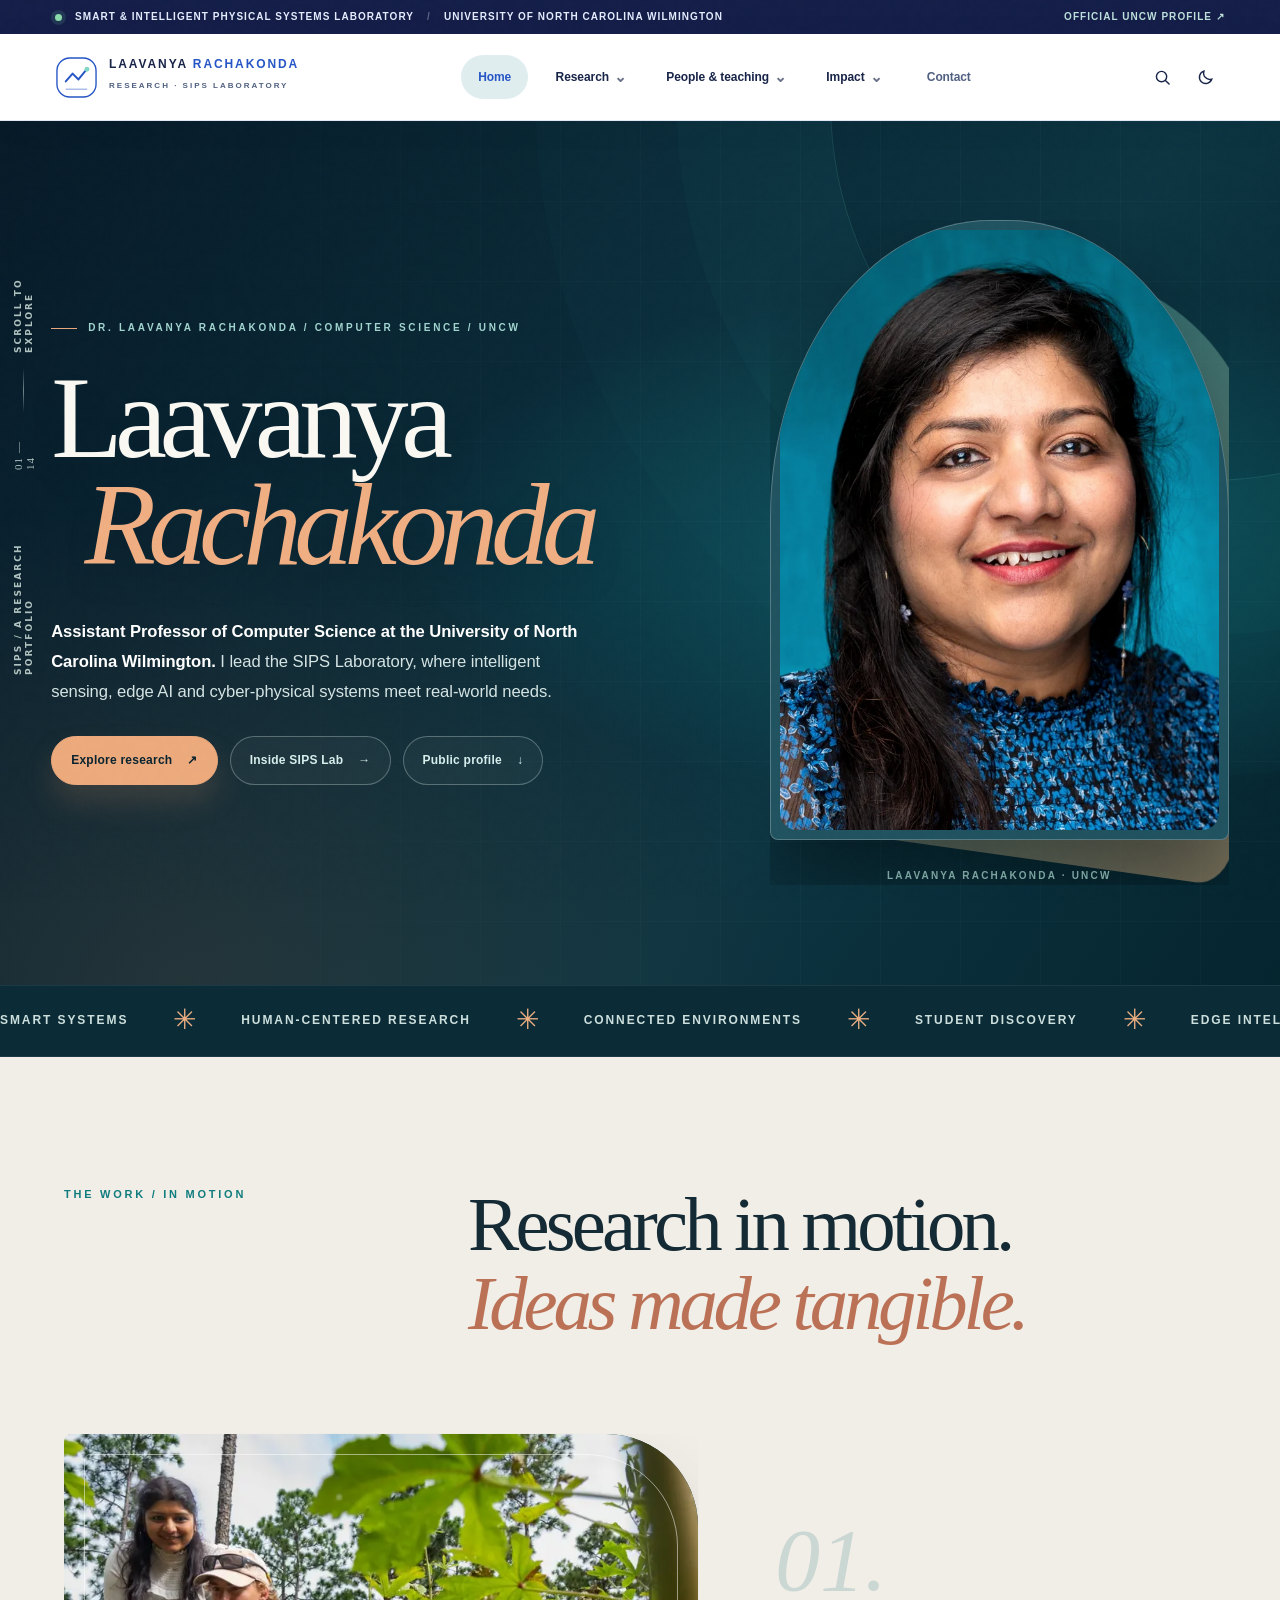
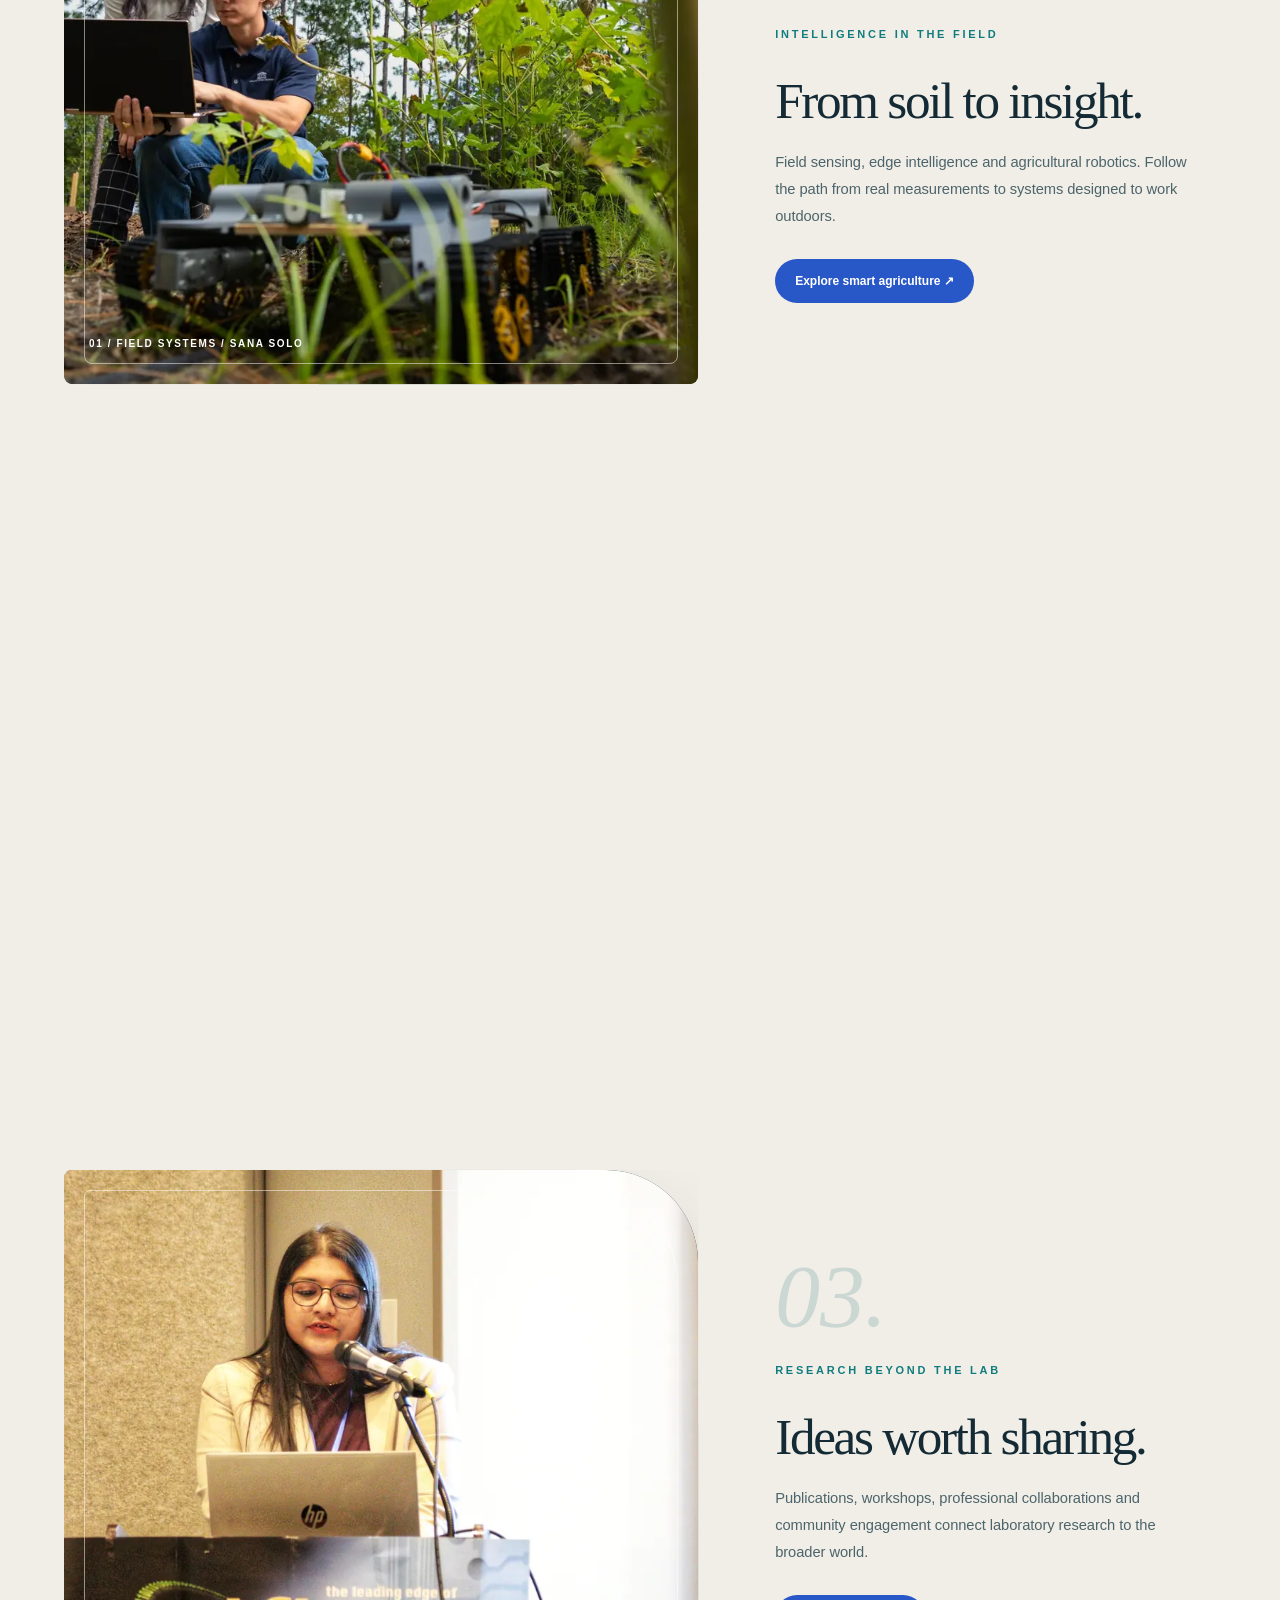
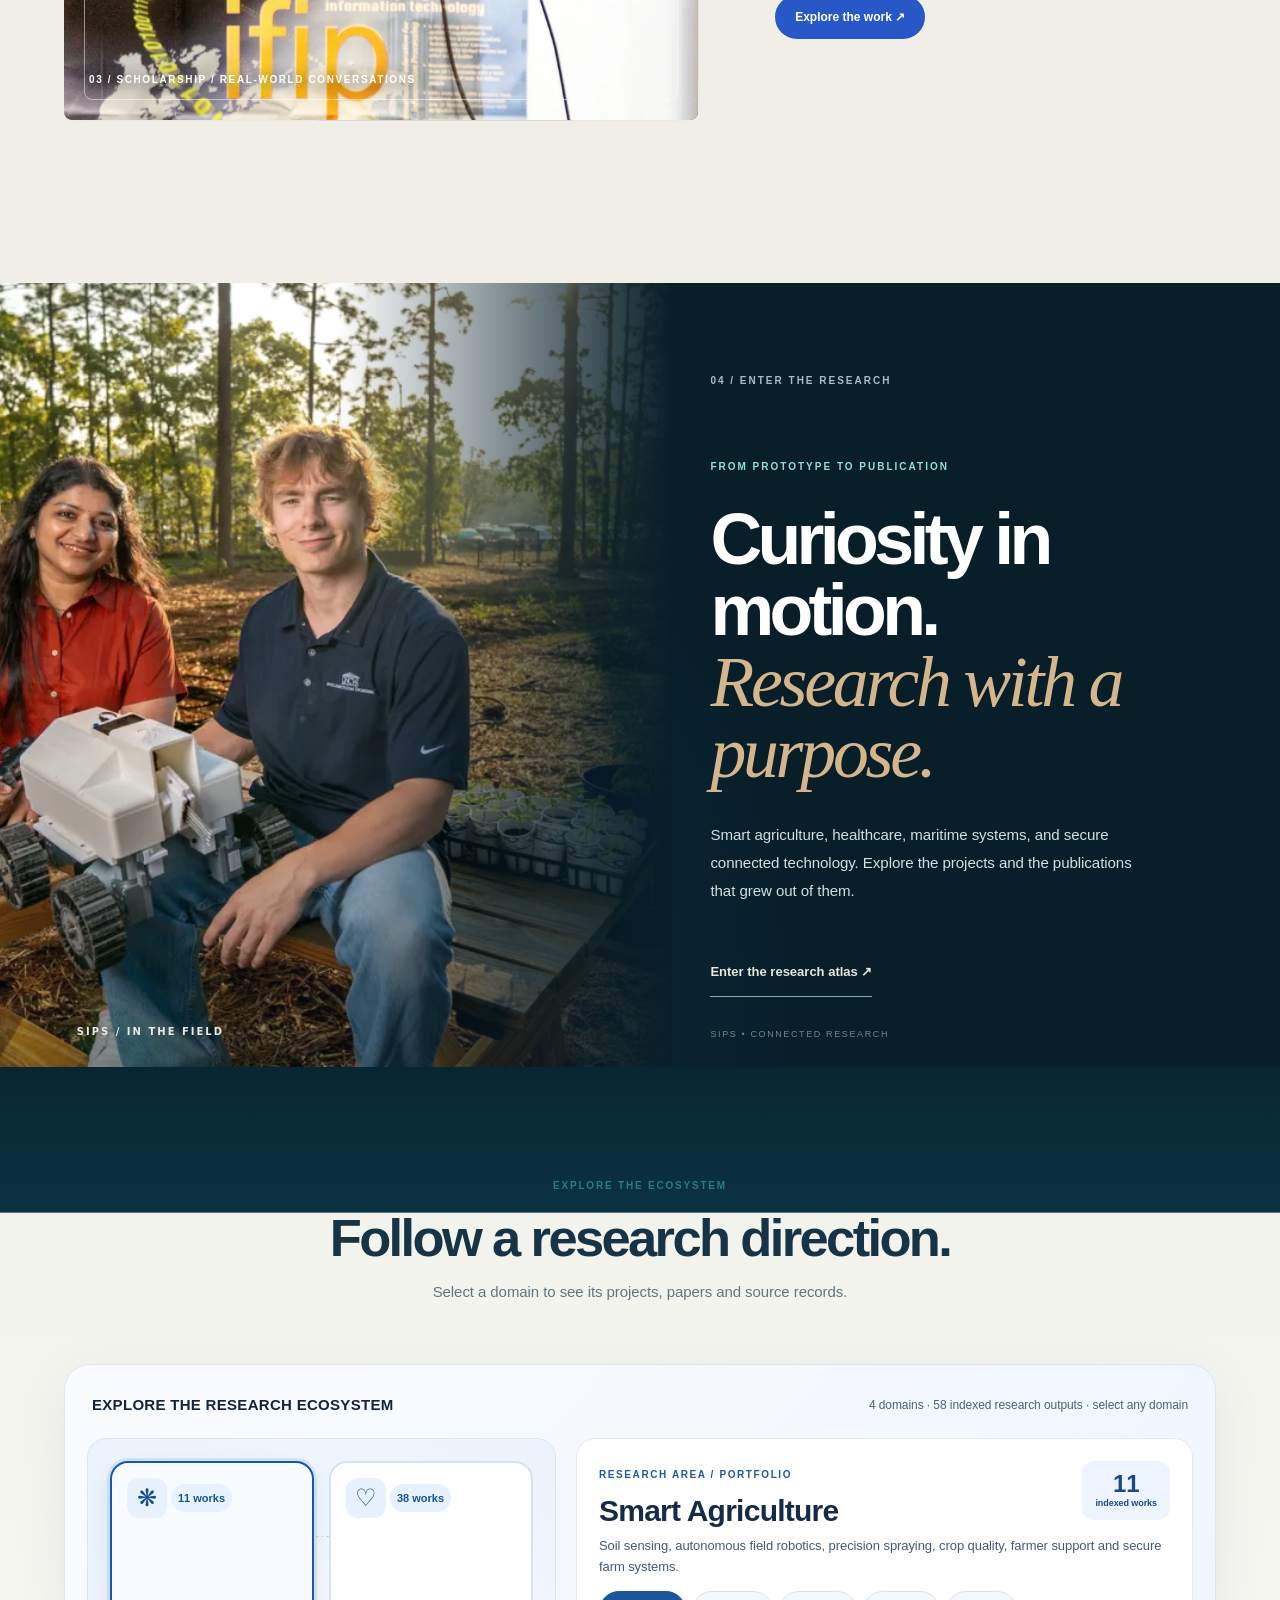
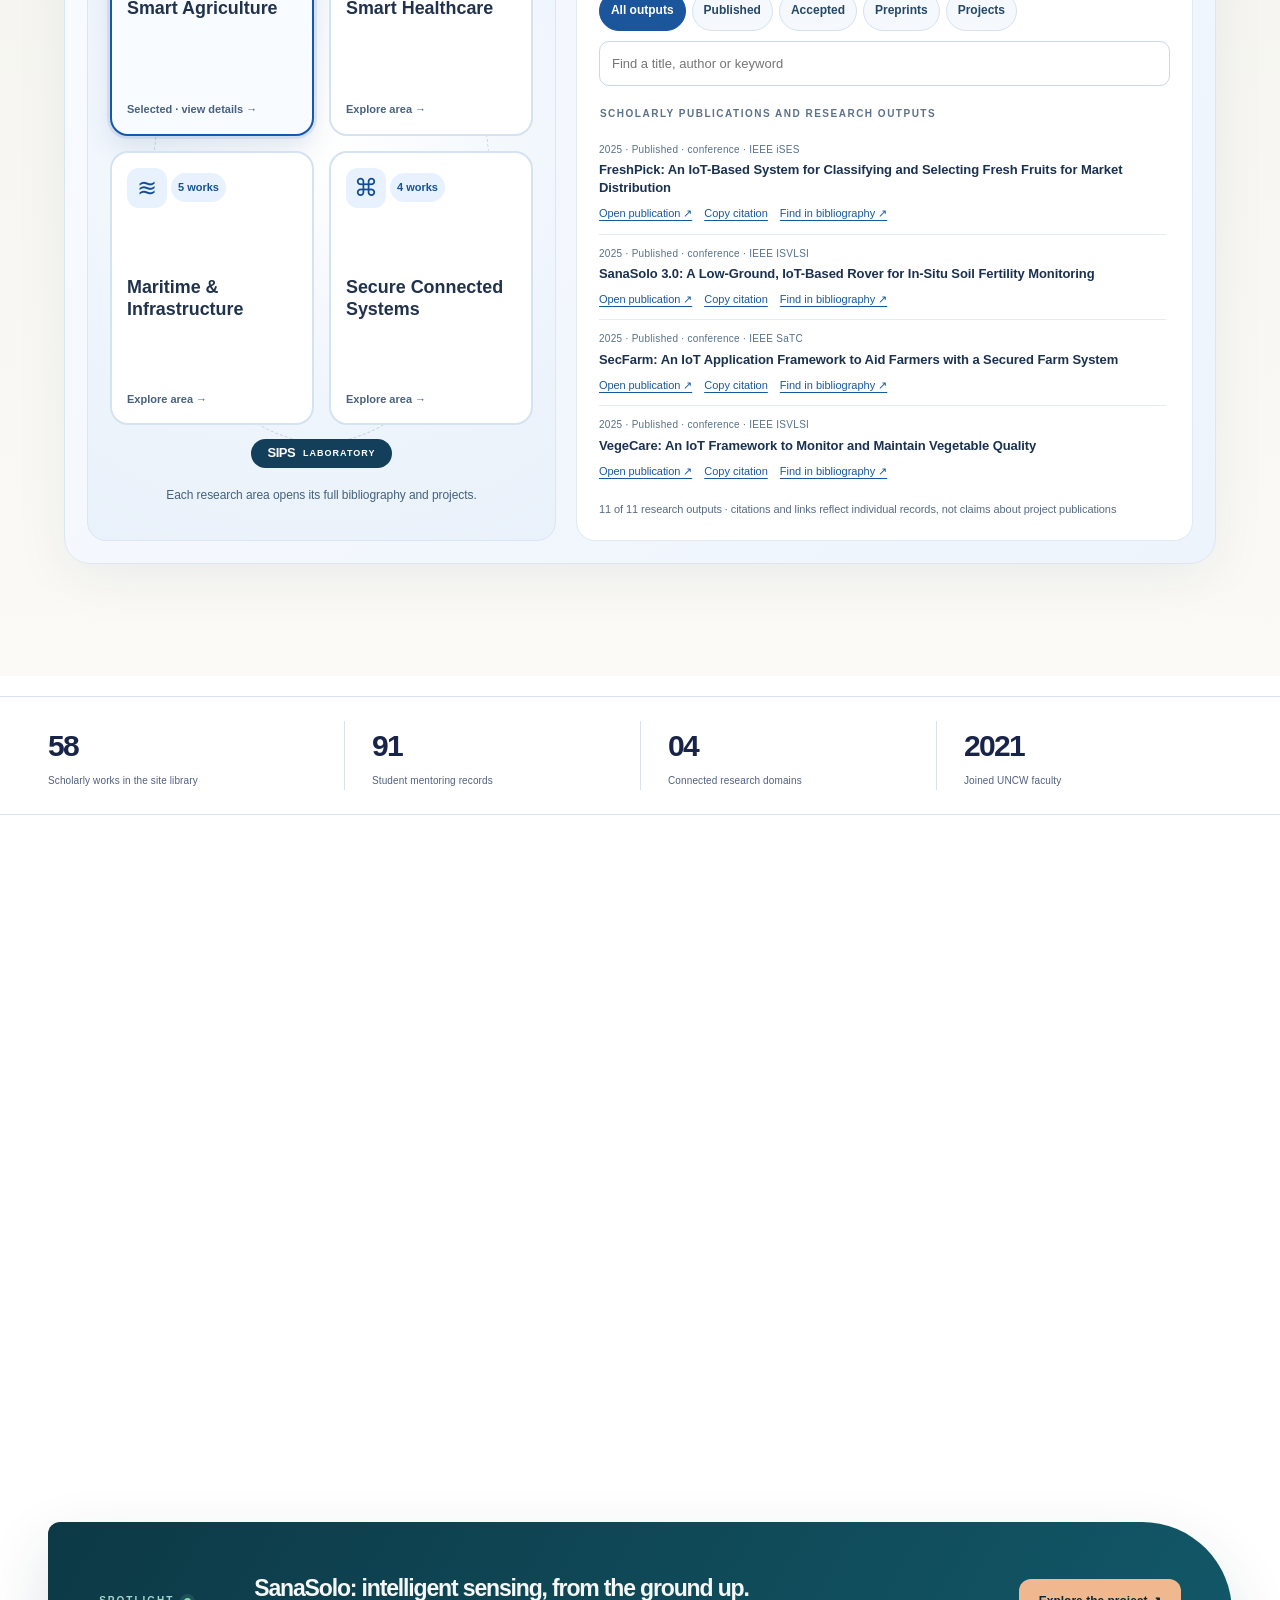
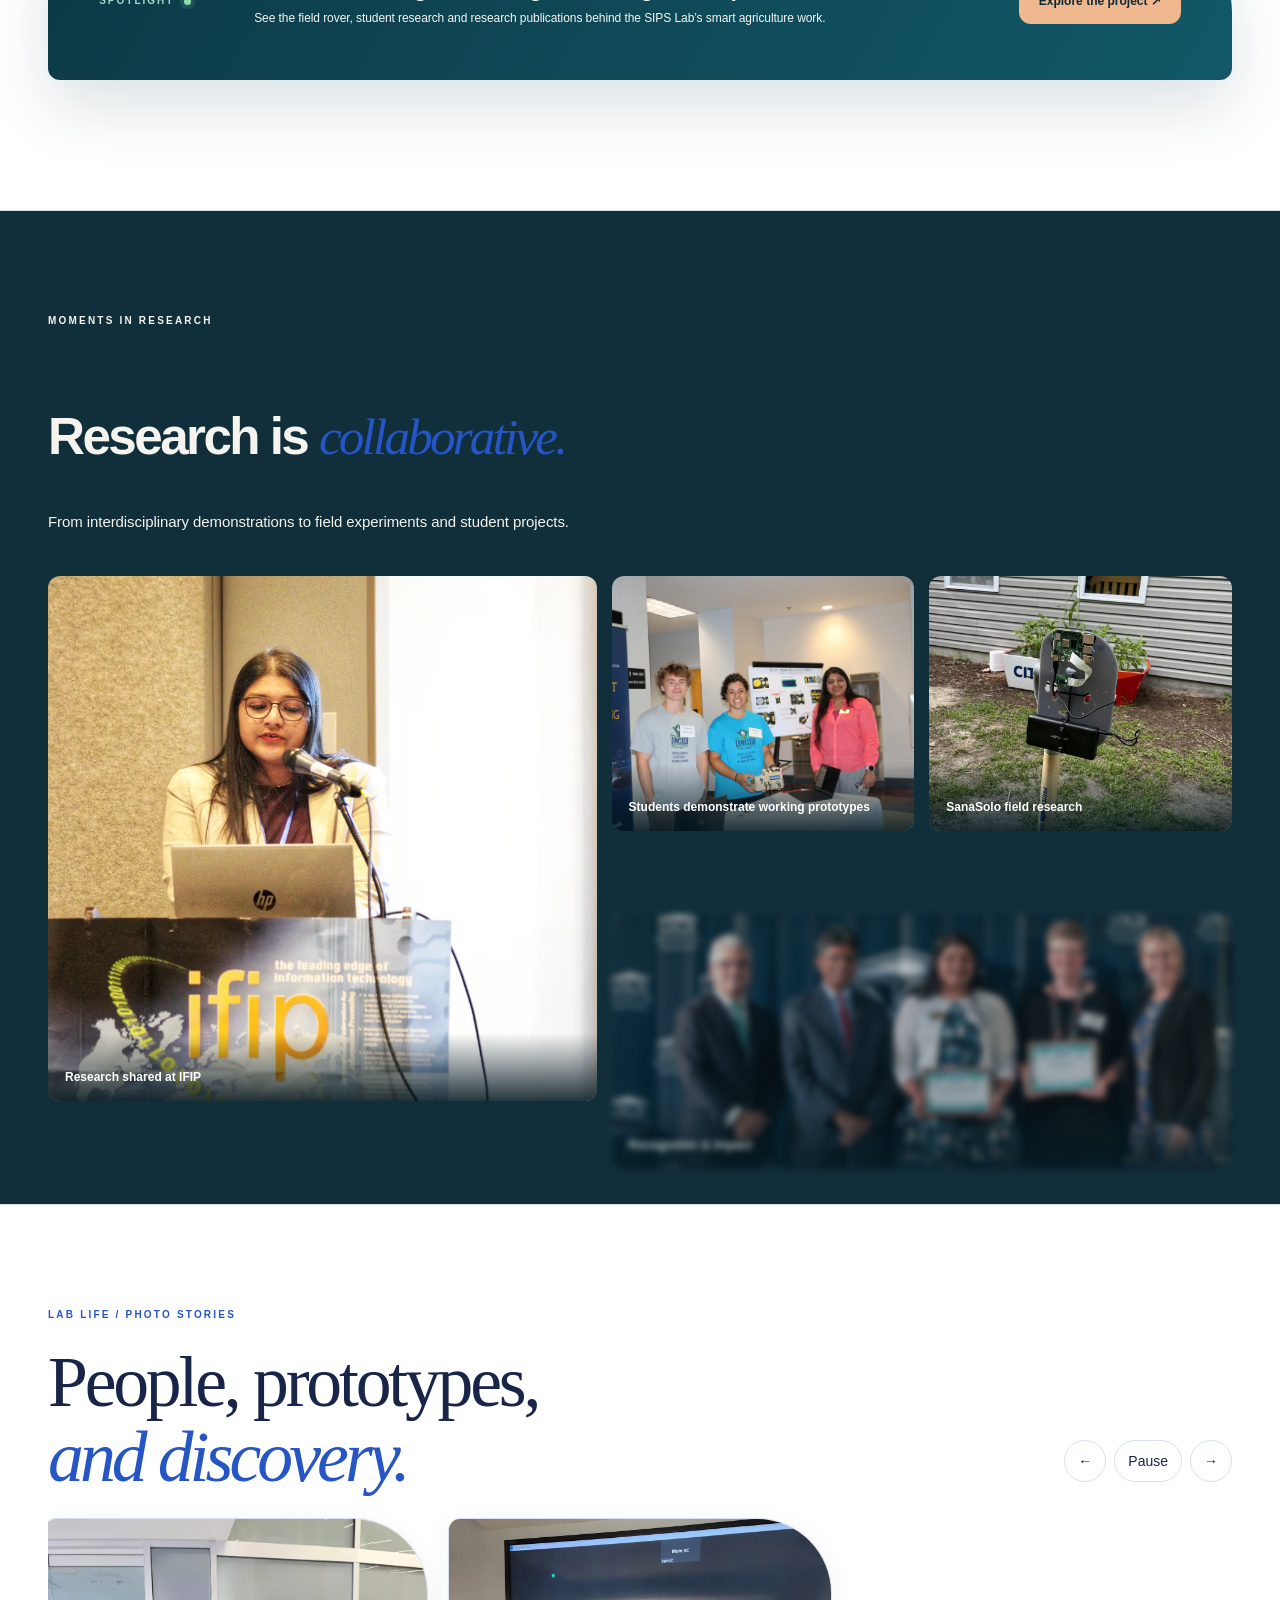
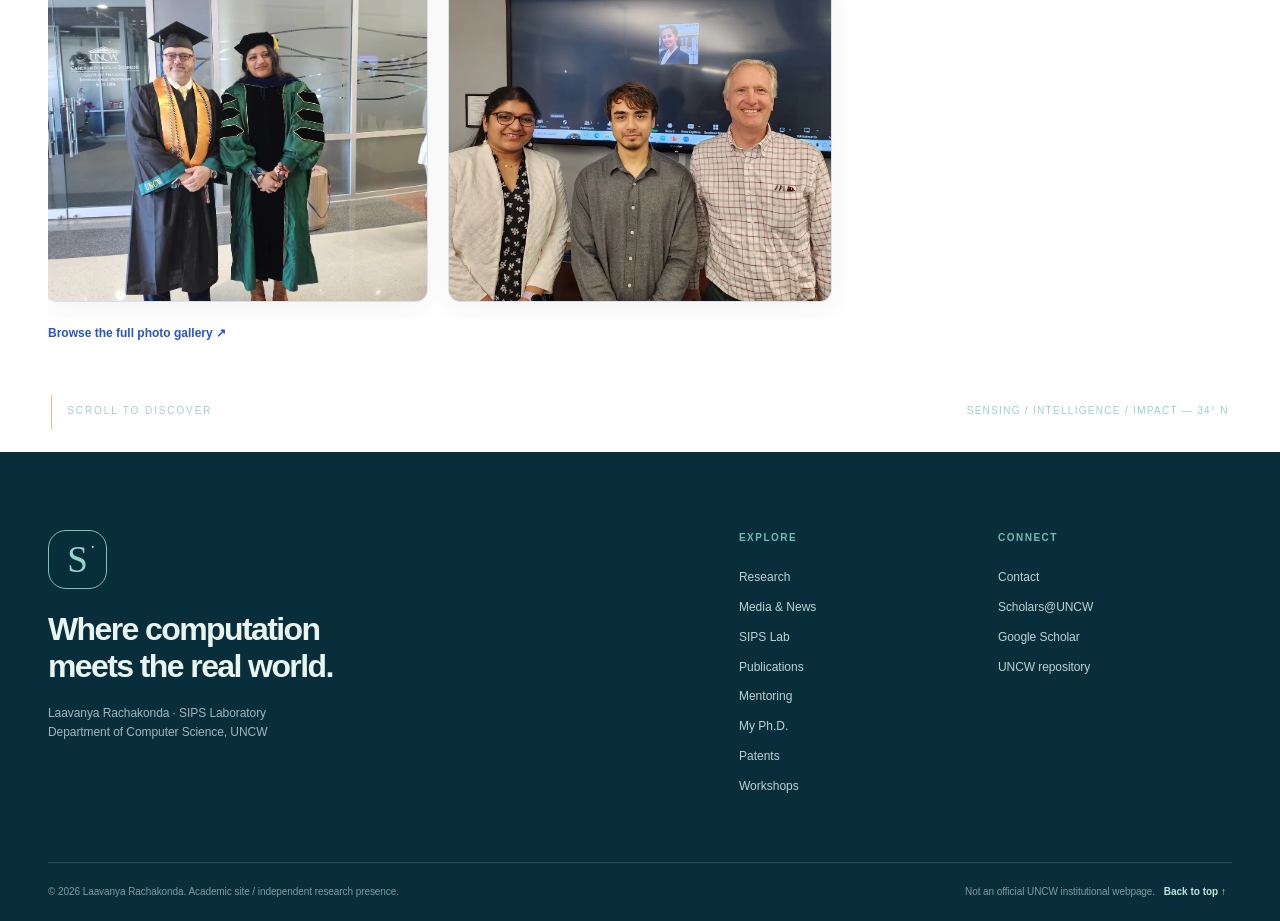
<file: index.html>
<!-- SIPS Laboratory · Public release candidate · 2026-10-30 -->
<!DOCTYPE html>
<html lang="en"><head><meta charset="utf-8"/><meta content="width=device-width,initial-scale=1" name="viewport"/><meta content="light dark" name="color-scheme"/><meta content="Laavanya Rachakonda, Assistant Professor at UNCW and Director of the SIPS Laboratory. Explore research, publications, mentoring, and intelligent cyber-physical systems." name="description"/><meta content="Laavanya Rachakonda" name="author"/><meta content="index,follow" name="robots"/><meta content="Laavanya Rachakonda | SIPS Laboratory" property="og:title"/><meta content="Research at the intersection of sensing, edge intelligence, and the physical world." property="og:description"/><meta content="website" property="og:type"/><title>Laavanya Rachakonda · SIPS Laboratory · UNCW</title><link rel="canonical" href="https://rachakondal.github.io/"/><meta property="og:url" content="https://rachakondal.github.io/"/><meta name="twitter:card" content="summary"/><style>
:root{--bg:#f8f9f5;--paper:#fffefa;--ink:#0b2836;--ink2:#173749;--sub:#556c75;--muted:#83949a;--line:#dae4dc;--teal:#116f70;--deep:#063a4a;--mint:#d6eee3;--lime:#b5d8a1;--gold:#ccaa6a;--soft:#edf4ee;--shadow:0 25px 70px rgba(13,46,54,.09);--sans:Inter,ui-sans-serif,system-ui,-apple-system,"Segoe UI",Arial,sans-serif;--serif:Georgia,"Times New Roman",serif}
:root[data-theme=dark]{--bg:#0b1c25;--paper:#112b34;--ink:#eef8f4;--ink2:#d3e9e4;--sub:#a6c2bf;--muted:#7f9b98;--line:#2a4951;--teal:#7acebe;--deep:#072e3d;--mint:#1a4946;--lime:#83ae8e;--soft:#17363d;--shadow:0 25px 70px rgba(0,0,0,.24)}
*{box-sizing:border-box}html{scroll-behavior:smooth}body{margin:0;background:var(--bg);color:var(--ink);font-family:var(--sans);font-size:15px;line-height:1.65;overflow-x:hidden}button,input,textarea,select{font:inherit}button{cursor:pointer}a{color:inherit;text-decoration:none}button,a,input,textarea,select{outline-offset:3px}a:hover,button:hover{text-decoration:none}svg{display:block}.sr-only{position:absolute!important;width:1px;height:1px;overflow:hidden;clip:rect(0,0,0,0);white-space:nowrap}.skip{position:absolute;left:0;top:-60px;background:var(--paper);padding:12px;z-index:999}.skip:focus{top:0}.noise{position:fixed;inset:0;pointer-events:none;z-index:70;opacity:.06;background-image:url("data:image/svg+xml,%3Csvg viewBox='0 0 90 90' xmlns='http://www.w3.org/2000/svg'%3E%3Cfilter id='n'%3E%3CfeTurbulence type='fractalNoise' baseFrequency='.78' numOctaves='3' stitchTiles='stitch'/%3E%3C/filter%3E%3Crect width='90' height='90' filter='url(%23n)' opacity='.27'/%3E%3C/svg%3E")}.content-width{width:min(1184px,calc(100% - 96px));margin-inline:auto}.announcement{height:34px;background:#0c3442;color:#cee5df;display:flex;align-items:center;gap:13px;padding:0 4.3%;font-size:10px;letter-spacing:1.05px;text-transform:uppercase;font-weight:700}.pulse-dot,.status-light{display:inline-block;width:7px;height:7px;border-radius:50%;background:#8cdbab;box-shadow:0 0 0 4px rgba(135,219,171,.13);flex:none}.ann-sep{opacity:.36}.announcement-link{margin-left:auto;color:#bde0dc}.announcement-link:hover{color:white}.masthead{height:87px;border-bottom:1px solid var(--line);background:color-mix(in srgb,var(--paper) 96%,transparent);display:flex;align-items:center;gap:25px;padding:0 4.3%;position:sticky;top:0;z-index:40;backdrop-filter:blur(18px)}.brand{display:flex;align-items:center;gap:11px;min-width:290px}.brand-mark{width:43px;height:43px;color:var(--teal)}.brand-mark svg{width:100%;height:100%}.brand-words strong{display:block;line-height:1.05;font-size:12px;letter-spacing:1.9px;font-weight:800}.brand-words strong span{color:var(--teal)}.brand-words small{font-size:8px;letter-spacing:2px;color:var(--sub);font-weight:800}.nav{display:flex;align-items:center;gap:clamp(9px,1.5vw,24px);margin-left:auto}.nav-link{appearance:none;white-space:nowrap;background:none;border:0;color:var(--sub);font-size:12px;font-weight:650;position:relative;padding:33px 0}.nav-link:after{content:'';position:absolute;left:0;right:100%;height:2px;bottom:22px;background:var(--teal);transition:.2s}.nav-link:hover,.nav-link.is-active{color:var(--ink)}.nav-link.is-active:after,.nav-link:hover:after{right:0}.header-actions{display:flex;align-items:center;gap:8px;margin-left:10px}.icon-button{width:38px;height:38px;border-radius:50%;border:1px solid transparent;background:none;color:var(--ink);display:grid;place-items:center}.icon-button:hover{background:var(--soft);border-color:var(--line)}.icon-button svg,.searchfield svg,.search-modal-head svg{width:19px;height:19px}.btn{border:1px solid transparent;border-radius:6px;display:inline-flex;gap:15px;align-items:center;justify-content:center;padding:13px 19px;font-size:12px;font-weight:750;transition:transform .2s,border .2s,background .2s;white-space:nowrap;line-height:1.4}.btn:hover{transform:translateY(-2px)}.btn-solid{background:var(--teal);color:#fff}.btn-solid:hover{background:#0a525b}.btn-outline{border-color:var(--line);color:var(--ink);background:transparent}.btn-outline:hover{border-color:var(--teal);background:var(--soft)}.btn-ghost{border-color:transparent;background:transparent;color:var(--teal)}.btn-light{background:#f4faf5;color:#0c3945}.mobile-toggle{display:none;border:0;background:transparent;padding:8px}.mobile-toggle span{display:block;width:22px;height:2px;background:var(--ink);margin:5px}.mobile-nav{position:fixed;top:80px;left:0;right:0;z-index:39;background:var(--paper);border:1px solid var(--line);padding:20px 6%;box-shadow:var(--shadow)}.mobile-nav[hidden]{display:none}.mobile-nav button{width:100%;text-align:left;padding:12px 0;border:none;background:none;color:var(--ink);font-size:16px;font-weight:700}.page{display:none;min-height:60vh;animation:pageIn .4s ease}.page.is-active{display:block}@keyframes pageIn{from{opacity:.2;transform:translateY(7px)}to{opacity:1;transform:translateY(0)}}.eyebrow{font-size:10px;letter-spacing:2.2px;font-weight:820;text-transform:uppercase;color:var(--teal);display:flex;align-items:center;gap:11px;margin:0 0 22px}.eyebrow .line{width:26px;height:1px;background:var(--teal)}h1,h2,h3,h4,p{margin-top:0}h1,h2,h3{letter-spacing:-.05em}h1{font-size:clamp(50px,5.6vw,83px);line-height:1.075;letter-spacing:-.07em;font-weight:730}h1 em,h2 em{font-weight:400;font-family:var(--serif);font-style:italic;color:var(--teal);letter-spacing:-.055em}h2{font-size:clamp(36px,4vw,55px);line-height:1.13;font-weight:690}h3{font-size:23px;line-height:1.23;font-weight:700}.hero-wrap{width:min(1310px,100%);margin:auto;min-height:590px;display:grid;grid-template-columns:49% 51%;align-items:center;padding:36px max(46px,calc((100vw - 1195px)/2)) 36px max(48px,calc((100vw - 1195px)/2));gap:0;background:radial-gradient(circle at 73% 42%,rgba(182,226,210,.15),transparent 48%)}.hero-copy{position:relative;z-index:1;max-width:590px}.hero-copy h1{max-width:660px;margin-bottom:25px}.hero-sub{max-width:480px;color:var(--sub);font-size:17px;line-height:1.85}.hero-sub strong{color:var(--ink)}.hero-actions{display:flex;gap:8px;flex-wrap:wrap;margin-top:31px}.hero-note{border-top:1px solid var(--line);display:flex;gap:13px;align-items:center;margin-top:55px;padding-top:23px;color:var(--sub);font-size:11px;line-height:1.7}.hero-note strong{font-weight:650;color:var(--ink)}.mini-avatar{width:36px;height:36px;border-radius:50%;background:var(--mint);color:var(--teal);display:grid;place-items:center;font-weight:800;font-size:10px}.hero-visual{min-width:0}.hero-art{position:relative;width:100%;max-width:680px;margin-left:auto;aspect-ratio:1/.95;display:grid;place-items:center}.hero-art:before{content:'';position:absolute;inset:5%;border-radius:50%;background:radial-gradient(circle,#e2f1e6 0%,rgba(217,241,228,.25) 40%,transparent 68%);filter:blur(12px)}:root[data-theme=dark] .hero-art:before{background:radial-gradient(circle,#21494c 0%,rgba(27,72,74,.2) 45%,transparent 70%)}.hero-art svg{width:108%;position:relative;z-index:2;overflow:visible}.hero-hotspot{cursor:pointer;transition:filter .25s,transform .25s;transform-box:fill-box;transform-origin:center}.hero-hotspot:hover,.hero-hotspot:focus{filter:drop-shadow(0 5px 6px rgba(29,96,93,.22))}.orbit{position:absolute;border:1px dashed rgba(76,141,120,.2);border-radius:50%;width:80%;height:80%;animation:spin 110s linear infinite}.orbit-b{width:66%;height:66%;animation-direction:reverse}.orbit-c{width:49%;height:49%;border-style:solid;opacity:.5}@keyframes spin{to{transform:rotate(360deg)}}.floating-pill{position:absolute;z-index:3;background:var(--paper);box-shadow:0 13px 30px rgba(29,79,78,.09);border:1px solid var(--line);padding:10px 14px;font-size:9px;font-weight:790;letter-spacing:1px;color:var(--ink);border-radius:6px}.pill-a{top:11%;left:2%}.pill-b{bottom:12%;right:2%}.pill-b span{color:var(--teal)}.hero-art-hint{position:absolute;bottom:2%;font-size:9px;letter-spacing:2px;color:var(--sub)}.stat-ribbon{border-block:1px solid var(--line);display:grid;grid-template-columns:repeat(4,1fr);max-width:100%;padding:24px max(48px,calc((100vw - 1184px)/2));background:var(--paper)}.stat-ribbon>div{display:flex;flex-direction:column;gap:3px;padding:0 27px;border-left:1px solid var(--line)}.stat-ribbon>div:first-child{border:0;padding-left:0}.stat-ribbon strong{font-size:30px;letter-spacing:-.055em;color:var(--ink);font-weight:720}.stat-ribbon span{color:var(--sub);font-size:10px;letter-spacing:.12px}.home-bottom{padding-block:105px 130px}.section-heading{max-width:760px;margin-bottom:41px}.section-heading p:not(.eyebrow){max-width:675px;color:var(--sub);font-size:15px;line-height:1.8}.pillar-grid{display:grid;grid-template-columns:repeat(4,1fr);gap:17px}.pillar-card{border:1px solid var(--line);border-radius:10px;padding:25px 22px 23px;min-height:247px;background:var(--paper);display:flex;flex-direction:column;align-items:flex-start;text-align:left;position:relative;overflow:hidden;transition:.25s;color:var(--ink)}.pillar-card:hover{box-shadow:var(--shadow);transform:translateY(-5px);border-color:#a6d5c8}.pillar-card:before{content:'';height:80px;width:80px;position:absolute;right:-22px;top:-30px;background:var(--mint);border-radius:50%;opacity:.45}.pillar-icon{width:43px;height:43px;border-radius:12px;background:var(--mint);color:var(--teal);display:grid;place-items:center;margin-bottom:27px}.pillar-icon svg{width:24px;height:24px}.pillar-number{font-size:10px;color:var(--muted);letter-spacing:2px;margin-bottom:8px}.pillar-card strong{font-size:18px;letter-spacing:-.035em;margin-bottom:9px}.pillar-card p{font-size:12px;color:var(--sub);line-height:1.68;margin-bottom:20px}.pillar-go{margin-top:auto;color:var(--teal);font-size:19px}.feature-strip{display:grid;grid-template-columns:130px 1fr auto;align-items:center;gap:25px;background:var(--deep);color:white;border-radius:9px;margin-top:52px;padding:35px}.feature-kicker{letter-spacing:2px;font-size:10px;font-weight:800;color:#a4d6ce;display:flex;align-items:center;gap:10px}.feature-body h3{margin:0 0 7px;color:white}.feature-body p{color:#acc9cc;font-size:12px;margin:0}.feature-strip .btn{background:#d5eee3;color:#0b3846}.page-hero{padding-top:92px;padding-bottom:55px}.page-hero h1{margin-bottom:24px}.page-hero>p:last-of-type{color:var(--sub);font-size:17px;line-height:1.8;max-width:690px}.page-hero+.content-width{padding-bottom:120px}.research-toolbar{display:flex;align-items:center;justify-content:space-between;gap:20px;margin-bottom:14px}.research-toolbar strong{display:block;font-size:16px}.research-toolbar small{color:var(--sub)}.tool-buttons{display:flex;gap:6px}.mini-btn{background:var(--paper);border:1px solid var(--line);border-radius:5px;padding:7px 11px;color:var(--ink);font-size:11px;font-weight:700}.mini-btn:hover{border-color:var(--teal)}.network-layout{display:grid;grid-template-columns:minmax(0,1fr) 245px;gap:18px}.network-shell{min-width:0;position:relative;background:var(--paper);border:1px solid var(--line);border-radius:10px;min-height:470px;overflow:hidden}.network-shell:before{position:absolute;content:'';inset:0;background-image:linear-gradient(var(--line) 1px,transparent 1px),linear-gradient(90deg,var(--line) 1px,transparent 1px);background-size:30px 30px;opacity:.31}.network-shell svg{width:100%;height:min(55vw,550px);min-height:360px;position:relative;touch-action:none;cursor:grab}.network-caption{font-size:9px;letter-spacing:1.6px;color:var(--teal);display:flex;justify-content:space-between;padding:0 24px 20px;margin:0;font-weight:800}.network-caption span{color:var(--muted)}.network-side{border:1px solid var(--line);background:var(--paper);border-radius:10px;padding:25px 20px}.filter-stack{display:flex;flex-direction:column;gap:8px}.filter-stack button{border:1px solid var(--line);border-radius:5px;padding:12px;text-align:left;background:transparent;color:var(--sub);font-size:12px;font-weight:700;display:flex;justify-content:space-between}.filter-stack button.active{background:var(--mint);border-color:#8fc5b5;color:var(--ink)}.filter-stack button:hover{border-color:var(--teal)}.network-fact{border-top:1px solid var(--line);padding-top:25px;margin-top:28px}.network-fact b{font-size:15px}.network-fact p{font-size:12px;color:var(--sub);margin:10px 0 14px}.text-link{display:inline-flex;align-items:center;gap:8px;color:var(--teal);background:none;border:0;font-weight:800;font-size:12px;padding:5px 0;cursor:pointer}.text-link:hover{text-decoration:underline}.section-heading.slim{margin-top:78px}.project-grid{display:grid;grid-template-columns:repeat(3,minmax(0,1fr));gap:18px}.project-card{border:1px solid var(--line);background:var(--paper);border-radius:9px;overflow:hidden;text-align:left;padding:0;display:flex;flex-direction:column;transition:transform .2s,box-shadow .2s;color:var(--ink)}.project-card:hover{transform:translateY(-4px);box-shadow:var(--shadow)}.project-art{height:173px;display:grid;place-items:center;background:linear-gradient(135deg,#e5f3e8,#d0e9e9);position:relative;overflow:hidden}.project-art:after{content:'';position:absolute;inset:-60px;border:1px solid rgba(51,130,118,.17);border-radius:50%;transform:scale(.7)}.project-art .art-icon{font-size:68px;font-weight:700;position:relative;z-index:2;letter-spacing:-10px;color:#267980;filter:drop-shadow(5px 11px 9px rgba(34,112,113,.15))}.project-art .art-small{position:absolute;z-index:2;bottom:15px;left:18px;font-size:9px;font-weight:850;color:#2a746e;letter-spacing:1.5px;text-transform:uppercase}.project-content{padding:23px 25px 24px;display:flex;flex-direction:column;flex:1}.project-content .tagline{color:var(--teal);font-size:9px;font-weight:800;letter-spacing:1.2px;text-transform:uppercase;margin-bottom:12px}.project-content h3{font-size:22px;margin:0 0 9px}.project-content p{font-size:12px;color:var(--sub);line-height:1.75;margin-bottom:20px}.project-bottom{display:flex;align-items:center;justify-content:space-between;color:var(--muted);font-size:10px;margin-top:auto}.project-bottom strong{color:var(--teal);font-size:19px;font-weight:500}.lab-banner{background:radial-gradient(circle at 79% 33%,rgba(56,130,124,.24),transparent 37%),#093947;color:white;overflow:hidden}.lab-banner-inner{min-height:545px;display:grid;grid-template-columns:1.2fr .8fr;align-items:center;position:relative;padding-block:75px}.light-eye{color:#9ed6ca}.lab-title-lockup{display:flex;gap:25px;align-items:center}.lab-title-lockup h1{font-size:clamp(58px,6.5vw,93px);margin:0 0 22px;line-height:1}.lab-title-lockup em{color:#a6dbbe}.lab-seal,.footer-symbol{flex:none;color:#94d9c7;border:1.5px solid #7cc4b1;border-radius:18px;width:76px;height:76px;display:grid;place-items:center;font-size:48px;font-family:var(--serif);line-height:1;position:relative}.lab-seal span,.footer-symbol span{font-size:24px;position:absolute;right:11px;top:7px}.lab-intro{font-size:16px;line-height:1.8;max-width:540px;color:#c3dcdc;margin:5px 0 28px}.lab-motif{height:430px;display:grid;place-items:center;position:relative}.motif-inner{width:350px;height:350px;border:1px solid #357b7b;border-radius:50%;position:relative;display:grid;place-items:center;box-shadow:0 0 0 40px rgba(48,124,122,.10),0 0 0 80px rgba(48,124,122,.05)}.motif-inner:before,.motif-inner:after{content:'';position:absolute;border:1px dashed #438b8a;border-radius:50%;inset:40px;animation:spin 90s linear infinite}.motif-inner:after{inset:80px;animation-direction:reverse}.motif-core{border-radius:50%;width:140px;height:140px;background:#114c58;display:grid;place-items:center;color:#e7fff2;font-size:30px;font-weight:800;z-index:1;box-shadow:0 0 0 2px #3d8885}.motif-inner>span:not(.motif-core){position:absolute;color:#8dccbf;font-size:11px;font-weight:800;letter-spacing:2px}.motif-n1{top:1%;left:47%}.motif-n2{right:1%;top:50%}.motif-n3{bottom:1%;left:43%}.motif-n4{left:2%;top:50%}.lab-content{padding-bottom:120px}.lab-tabbar{display:flex;gap:35px;overflow:auto;border-bottom:1px solid var(--line);margin:0 0 60px;position:relative}.lab-tab{border:0;border-bottom:2px solid transparent;background:none;padding:23px 2px;color:var(--sub);font-weight:730;font-size:12px;white-space:nowrap}.lab-tab.active{border-bottom-color:var(--teal);color:var(--ink)}.lab-panel[hidden]{display:none}.lab-mission{display:grid;grid-template-columns:1fr 1.2fr;gap:65px;align-items:center;margin-bottom:55px}.lab-mission h2{margin-bottom:0}.lab-mission>p{color:var(--sub);font-size:15px;line-height:1.9}.lab-categories{display:grid;grid-template-columns:repeat(4,1fr);gap:12px}.lab-categories button{text-align:left;background:var(--soft);border:1px solid var(--line);padding:21px;border-radius:7px;color:var(--ink);font-weight:750}.lab-categories button:hover{border-color:var(--teal)}.lab-categories span{display:block;font-size:11px;font-weight:600;color:var(--sub);margin-top:8px}.lab-feature{display:grid;grid-template-columns:1fr 1fr;border:1px solid var(--line);border-radius:10px;overflow:hidden;margin-top:65px;background:var(--paper);min-height:355px}.lab-feature-art{background:radial-gradient(circle,#94cbbb 0%,#4b8789 54%,#0e4d59 100%);display:grid;place-items:center;min-height:310px;position:relative}.lab-art-circles span{position:absolute;border:1px solid rgba(247,255,249,.29);width:290px;height:290px;border-radius:50%;inset:50%;transform:translate(-50%,-50%)}.lab-art-circles span:nth-child(2){width:200px;height:200px}.lab-art-circles span:nth-child(3){width:380px;height:380px}.lab-art-logo{font-size:57px;letter-spacing:-4px;font-weight:820;line-height:1;text-align:center;color:#f2fff7;z-index:1;text-shadow:0 10px 20px rgba(0,0,0,.12)}.lab-art-logo span{font-weight:300;font-family:var(--serif);font-style:italic}.lab-art-logo small{font-size:10px;display:block;letter-spacing:4px;margin-top:17px;font-family:var(--sans);font-style:normal;font-weight:750}.lab-feature-copy{padding:48px}.lab-feature-copy h3{font-size:29px}.lab-feature-copy p:not(.eyebrow){color:var(--sub);font-size:13px}.lab-feature-copy .text-link{display:flex}.small-grid{grid-template-columns:repeat(3,1fr)}.small-grid .project-art{height:125px}.small-grid .project-content{padding:20px}.small-grid .project-content h3{font-size:19px}.people-highlight{display:grid;grid-template-columns:repeat(3,1fr);gap:16px;margin:30px 0}.people-highlight>div{border:1px solid var(--line);padding:30px 25px;background:var(--paper);border-radius:7px}.people-highlight .ph-count{font-size:44px;color:var(--teal);font-weight:740;letter-spacing:-.06em}.people-highlight strong{display:block;font-size:17px}.people-highlight p{color:var(--sub);font-size:12px;margin-bottom:0}.student-mini-grid{display:grid;grid-template-columns:repeat(2,1fr);gap:14px}.student-mini-card{border:1px solid var(--line);background:var(--paper);padding:22px;border-radius:7px}.student-mini-card strong{display:block;font-size:15px}.student-mini-card span{display:block;font-size:11px;color:var(--teal);margin:5px 0}.student-mini-card p{font-size:12px;color:var(--sub)}.source-notice{border-left:3px solid var(--teal);background:var(--soft);padding:24px 28px;margin-top:35px;border-radius:0 6px 6px 0}.source-notice strong{display:block;margin-bottom:8px}.source-notice p{font-size:12px;line-height:1.8;color:var(--sub);margin-bottom:10px}.source-notice a{color:var(--teal);font-size:12px;font-weight:800}.opportunity-layout{display:grid;grid-template-columns:1fr 1fr;gap:65px;align-items:start}.opportunity-layout>div:first-child>p:not(.eyebrow){color:var(--sub);font-size:15px;line-height:1.8}.opportunity-cards{display:grid;gap:10px}.opportunity-cards>div{background:var(--paper);border:1px solid var(--line);border-radius:7px;padding:24px;display:grid;grid-template-columns:35px 1fr;gap:3px 10px}.opportunity-cards span{color:var(--teal);font-size:10px;font-weight:850}.opportunity-cards b{font-size:14px}.opportunity-cards p{grid-column:2;font-size:12px;color:var(--sub);margin:0}.profile-links{display:flex;gap:10px;flex-wrap:wrap;margin-top:26px}.profile-links a{border:1px solid var(--line);padding:9px 13px;border-radius:5px;font-size:12px;font-weight:700}.profile-links a:hover{background:var(--soft);border-color:var(--teal)}.index-box{background:var(--paper);border:1px solid var(--line);border-radius:10px;overflow:hidden}.index-head{padding:34px;display:flex;align-items:center;justify-content:space-between;gap:20px}.index-head h2{margin:0;font-size:35px}.index-head h2 span{font-size:14px;font-weight:700;color:var(--teal);vertical-align:middle;margin-left:10px}.index-head .eyebrow{margin-bottom:6px}.filter-toolbar,.mentoring-toolbar{display:flex;gap:10px;padding:18px 25px;background:var(--soft);border-top:1px solid var(--line);border-bottom:1px solid var(--line);align-items:center;flex-wrap:wrap}.searchfield{position:relative;display:flex;align-items:center;flex:1;min-width:240px}.searchfield svg{position:absolute;left:13px;color:var(--muted)}.searchfield input{width:100%;background:var(--paper);border:1px solid var(--line);border-radius:5px;color:var(--ink);height:45px;padding:0 12px 0 42px;font-size:12px}.filter-toolbar select,.mentoring-toolbar select,.contact-form select{height:45px;border:1px solid var(--line);border-radius:5px;background:var(--paper);color:var(--ink);font-size:12px;padding:0 15px;max-width:180px}.filter-clear{border:0;background:transparent;color:var(--teal);font-weight:750;font-size:11px;padding:10px}.filter-clear:hover{text-decoration:underline}.pub-item{border-bottom:1px solid var(--line);padding:24px 34px;display:grid;grid-template-columns:65px 1fr auto;gap:18px}.pub-item:last-child{border-bottom:0}.pub-year{color:var(--teal);font-size:12px;font-weight:850;padding-top:4px}.pub-meta{display:flex;align-items:center;gap:10px;flex-wrap:wrap;margin-bottom:9px;font-size:9px;color:var(--muted);font-weight:750;text-transform:uppercase;letter-spacing:1px}.status-tag{padding:3px 8px;background:var(--soft);border:1px solid var(--line);color:var(--teal);border-radius:4px}.status-accepted{background:#fcf6e7;color:#95743e;border-color:#e8d6a5}.pub-main h3{font-size:17px;letter-spacing:-.02em;line-height:1.4;margin:0 0 7px}.pub-main p{font-size:11px;color:var(--sub);margin:0 0 3px}.pub-actions{display:flex;align-items:flex-start;gap:6px;min-width:160px;justify-content:flex-end}.pub-actions button,.pub-actions a,.student-action a{border:1px solid var(--line);border-radius:5px;background:var(--paper);color:var(--teal);padding:7px 10px;font-weight:750;font-size:10px;white-space:nowrap}.pub-actions button:hover,.pub-actions a:hover,.student-action a:hover{border-color:var(--teal);background:var(--soft)}.results-status{padding:15px 30px;border-top:1px solid var(--line);font-size:11px;color:var(--sub);margin:0}.below-index{margin-top:25px}.mentoring-facts{display:grid;grid-template-columns:repeat(3,1fr);margin-bottom:28px;gap:13px}.mentoring-facts>div{border:1px solid var(--line);background:var(--paper);padding:25px}.mentoring-facts strong{display:block;font-size:40px;line-height:1.2;color:var(--teal);letter-spacing:-.055em}.mentoring-facts span{font-size:11px;color:var(--sub)}.mentoring-toolbar{border:1px solid var(--line);border-radius:7px 7px 0 0}.student-directory{display:grid;grid-template-columns:repeat(2,1fr);border:1px solid var(--line);border-top:0;background:var(--line);gap:1px}.student-card{background:var(--paper);padding:25px 28px;display:flex;gap:17px;min-width:0}.student-initials{flex:none;width:43px;height:43px;border-radius:12px;background:var(--mint);color:var(--teal);font-size:12px;font-weight:800;display:grid;place-items:center}.student-main{flex:1;min-width:0}.student-main strong{font-size:15px;display:block;line-height:1.35}.student-badges{display:flex;flex-wrap:wrap;gap:5px;margin:7px 0 10px}.student-badges span{font-size:9px;color:var(--teal);background:var(--soft);border:1px solid var(--line);border-radius:3px;padding:3px 6px}.student-badges .is-ongoing{color:#26765f;background:#e3f5e9}.student-main p{font-size:12px;line-height:1.6;color:var(--ink2);margin:0 0 6px}.student-main small{font-size:10px;color:var(--sub);display:block}.student-action{margin-top:10px}.student-action a{display:inline-flex}.course-grid{display:grid;grid-template-columns:repeat(2,1fr);gap:16px}.course-card{background:var(--paper);border:1px solid var(--line);border-radius:9px;padding:32px;position:relative}.course-card>span{font-size:12px;color:var(--teal);font-weight:800;letter-spacing:1px}.course-card h3{font-size:24px;margin:14px 0}.course-card p{font-size:12px;color:var(--sub);line-height:1.75}.course-card footer{border-top:1px solid var(--line);padding-top:15px;color:var(--muted);font-size:10px}.teaching-ethos{margin-top:65px;padding:55px;background:var(--deep);color:white;display:grid;grid-template-columns:1fr 1.6fr;gap:40px;border-radius:10px}.teaching-ethos h2{font-size:43px}.teaching-ethos .eyebrow{color:#9fd3c3}.teaching-ethos .text-link{color:#bfe9ce}.ethos-grid{display:grid;gap:16px}.ethos-grid>div{border-bottom:1px solid rgba(255,255,255,.12);padding:9px 0 20px;display:grid;grid-template-columns:42px 1fr;gap:3px 10px}.ethos-grid span{color:#9dceb5;font-size:12px}.ethos-grid b{font-size:14px}.ethos-grid p{grid-column:2;color:#b8d1d3;font-size:12px;margin:0}.funding-list{border-top:1px solid var(--line)}.fund-item{display:grid;grid-template-columns:80px 1fr 160px;gap:20px;padding:23px 12px;border-bottom:1px solid var(--line);align-items:center}.fund-item time{font-weight:800;color:var(--teal);font-size:12px}.fund-item h3{font-size:17px;margin:0 0 5px}.fund-item p{font-size:11px;color:var(--sub);margin:0}.fund-meta{text-align:right}.fund-meta strong{display:block;font-size:16px}.fund-meta span{display:inline-block;color:var(--teal);font-weight:780;font-size:10px}.fund-meta span.pending{color:#a98248}.impact-columns{display:grid;grid-template-columns:1fr 1fr;gap:30px;margin-top:70px}.impact-column{background:var(--paper);border:1px solid var(--line);padding:33px;border-radius:9px}.impact-column h3{margin-bottom:18px}.impact-column ul{padding-left:19px}.impact-column li{font-size:12px;line-height:1.85;color:var(--sub);margin:7px 0}.contact-layout{display:grid;grid-template-columns:.9fr 1.1fr;gap:90px}.contact-email{display:block;font-size:clamp(19px,2.7vw,31px);font-weight:750;letter-spacing:-.04em;color:var(--teal);margin:16px 0 20px;overflow-wrap:anywhere}.contact-info>p:not(.eyebrow){font-size:14px;color:var(--sub);line-height:2}.contact-external{border-top:1px solid var(--line);margin-top:38px;padding-top:25px;display:grid;gap:13px;max-width:300px}.contact-external a{font-size:12px;color:var(--teal);font-weight:750}.contact-form{padding:40px;background:var(--paper);border:1px solid var(--line);border-radius:10px}.contact-form .eyebrow{margin-bottom:12px}.contact-form h3{font-size:28px;margin-bottom:9px}.form-note{font-size:12px;color:var(--sub);margin-bottom:22px}.contact-form label{display:block;margin-bottom:15px;font-size:12px;font-weight:750;color:var(--ink)}.contact-form input,.contact-form textarea,.contact-form select{display:block;width:100%;margin-top:7px;color:var(--ink);background:var(--bg);border:1px solid var(--line);border-radius:5px;padding:12px;font-size:13px}.contact-form textarea{resize:vertical}.contact-form select{max-width:none}.form-actions{display:flex;gap:9px;flex-wrap:wrap}.footer{background:#082e3b;color:#eaf5ef}.footer-main{display:grid;grid-template-columns:1.3fr 1fr;gap:50px;padding-block:78px 65px}.footer-symbol{width:59px;height:59px;font-size:37px;margin-bottom:22px}.footer-symbol span{font-size:18px}.footer-id h3{font-size:32px;line-height:1.17;margin-bottom:18px}.footer-id p{color:#9eb8bd;font-size:12px}.footer-nav{display:grid;grid-template-columns:1fr 1fr;gap:25px}.footer-nav>div{display:flex;flex-direction:column;gap:10px;align-items:flex-start}.footer-nav strong{font-size:10px;letter-spacing:1.5px;color:#72bcb0;margin-bottom:12px}.footer-nav button,.footer-nav a{font-size:12px;color:#b9d5d2;background:none;border:0;padding:0}.footer-nav button:hover,.footer-nav a:hover{color:white;text-decoration:underline}.footer-bottom{border-top:1px solid rgba(255,255,255,.14);display:flex;justify-content:space-between;gap:20px;align-items:center;padding-block:20px;color:#7b9da5;font-size:10px}.footer-bottom button{background:none;border:0;color:#bfe8d9;font-size:10px;font-weight:750}.toast{position:fixed;bottom:30px;right:30px;z-index:200;background:#123b43;color:white;border:1px solid #418982;padding:14px 20px;box-shadow:var(--shadow);font-size:12px;border-radius:7px;opacity:0;transform:translateY(12px);pointer-events:none;transition:.25s}.toast.show{opacity:1;transform:translateY(0)}.dialog[hidden]{display:none}.dialog{position:fixed;inset:0;z-index:100;display:grid;place-items:center;padding:20px}.dialog-backdrop{position:absolute;inset:0;background:rgba(7,27,34,.65);backdrop-filter:blur(8px)}.dialog-sheet{width:min(660px,100%);max-height:90vh;overflow:auto;background:var(--paper);border:1px solid var(--line);border-radius:11px;position:relative;box-shadow:0 40px 100px rgba(0,0,0,.25);padding:43px}.dialog-close{position:absolute;top:15px;right:15px;background:var(--soft);border:1px solid var(--line);border-radius:50%;height:34px;width:34px;font-size:22px;color:var(--ink)}.dialog-content .eyebrow{margin-bottom:13px}.dialog-content h2{font-size:39px}.dialog-content>p{font-size:14px;color:var(--sub);line-height:1.9}.dialog-content .detail-tags{display:flex;gap:6px;flex-wrap:wrap;margin-block:19px}.detail-tags span{font-size:10px;padding:6px 10px;border-radius:4px;border:1px solid var(--line);color:var(--teal);background:var(--soft)}.detail-actions{border-top:1px solid var(--line);padding-top:20px;display:flex;flex-wrap:wrap;gap:8px}.search-modal{width:min(660px,100%);max-height:min(80vh,740px);overflow:auto;background:var(--paper);border-radius:10px;position:relative;box-shadow:0 40px 100px rgba(0,0,0,.2)}.search-modal-head{display:flex;align-items:center;gap:11px;padding:24px;border-bottom:1px solid var(--line)}.search-modal-head>svg{width:24px;height:24px;flex:none;color:var(--teal)}.search-modal-head input{flex:1;min-width:0;background:transparent;color:var(--ink);border:0;outline:none;font-size:17px}.search-modal-head button{background:var(--soft);border:1px solid var(--line);color:var(--sub);font-size:10px;padding:5px 7px;border-radius:4px}.global-results{padding:12px;max-height:400px;overflow:auto}.search-result{display:block;border:1px solid transparent;background:transparent;width:100%;text-align:left;padding:12px 15px;border-radius:5px;color:var(--ink)}.search-result:hover,.search-result.focused{background:var(--soft);border-color:var(--line)}.search-result small{color:var(--teal);font-size:9px;letter-spacing:1px;font-weight:850}.search-result strong{display:block;font-size:13px;margin:3px 0}.search-result em{display:block;font-size:11px;color:var(--sub);font-style:normal}.search-help{font-size:10px;color:var(--muted);padding:0 25px 18px;margin:0}.empty-state{padding:38px;text-align:center;color:var(--sub);font-size:13px}
@media(max-width:1240px){.masthead{padding:0 3%}.nav{gap:13px}.brand{min-width:260px}.brand-words strong{font-size:11px}.nav-link{font-size:11px}.nav-contact{padding:11px}.hero-wrap{padding-inline:4%}.content-width{width:min(1130px,calc(100% - 64px))}}
@media(max-width:1060px){.nav{display:none}.mobile-toggle{display:block}.nav-contact{display:none}.masthead{height:76px;justify-content:space-between}.header-actions{margin-left:auto}.mobile-nav{top:76px}.hero-wrap{min-height:500px}.hero-copy h1{font-size:clamp(45px,6vw,71px)}.pillar-grid{grid-template-columns:repeat(2,1fr)}.pillar-card{min-height:200px}.network-layout{grid-template-columns:1fr}.network-side{display:grid;grid-template-columns:1fr 1fr;gap:20px}.network-side>.eyebrow{grid-column:1/-1;margin-bottom:0}.filter-stack{display:grid;grid-template-columns:repeat(2,1fr)}.network-fact{margin:0;border:0;padding:0}.project-grid{grid-template-columns:repeat(2,1fr)}.lab-title-lockup h1{font-size:68px}.lab-motif{transform:scale(.82)}}
@media(max-width:720px){.content-width{width:calc(100% - 36px)}.announcement{padding:0 18px;font-size:8px;gap:7px}.announcement .ann-sep,.announcement span:nth-child(4){display:none}.announcement-link{white-space:nowrap;font-size:8px}.masthead{padding:0 18px}.brand{min-width:unset}.brand-mark{width:37px;height:37px}.brand-words strong{font-size:10px;letter-spacing:1px}.brand-words small{font-size:7px;letter-spacing:1.1px}.header-actions{gap:0}.hero-wrap{display:flex;flex-direction:column;align-items:stretch;min-height:0;padding:60px 18px 20px}.hero-copy{max-width:none}.hero-copy h1{font-size:clamp(47px,11vw,74px);max-width:580px}.hero-sub{font-size:14px}.hero-note{margin-top:29px}.hero-art{max-width:470px;margin:auto;aspect-ratio:1/1}.floating-pill{font-size:7px;padding:6px 8px}.hero-art-hint{font-size:7px}.stat-ribbon{padding:18px;grid-template-columns:1fr 1fr;row-gap:17px}.stat-ribbon>div{padding:0 12px}.stat-ribbon>div:nth-child(3){border:0;padding-left:0}.stat-ribbon strong{font-size:25px}.stat-ribbon span{font-size:9px}.home-bottom{padding-block:62px}.section-heading{margin-bottom:26px}h2{font-size:37px}.pillar-grid{grid-template-columns:1fr 1fr;gap:9px}.pillar-card{padding:18px 15px;min-height:225px}.pillar-icon{width:34px;height:34px;margin-bottom:18px}.pillar-icon svg{width:19px}.pillar-card strong{font-size:15px}.pillar-card p{font-size:11px}.feature-strip{display:flex;flex-direction:column;align-items:flex-start;padding:26px;margin-top:35px;gap:13px}.page-hero{padding-top:60px;padding-bottom:35px}.page-hero h1{font-size:clamp(47px,10vw,72px)}.page-hero>p:last-of-type{font-size:14px}.page-hero+.content-width{padding-bottom:75px}.research-toolbar{align-items:flex-start}.research-toolbar strong{font-size:13px}.research-toolbar small{font-size:11px}.tool-buttons{white-space:nowrap}.mini-btn{padding:6px}.network-shell{min-height:260px}.network-shell svg{min-height:260px}.network-caption{padding:0 10px 13px;font-size:7px}.network-side{display:block}.filter-stack{margin-bottom:20px}.network-fact{border-top:1px solid var(--line);padding-top:19px}.project-grid,.small-grid{grid-template-columns:1fr}.project-art{height:150px}.lab-banner-inner{display:block;min-height:0;padding-block:70px}.lab-title-lockup{gap:15px}.lab-title-lockup h1{font-size:clamp(55px,11vw,85px)}.lab-seal{width:53px;height:53px;font-size:32px;border-radius:12px}.lab-seal span{font-size:15px;right:6px;top:6px}.lab-motif{display:none}.lab-intro{font-size:14px}.lab-tabbar{gap:20px;margin-bottom:35px}.lab-tab{font-size:11px}.lab-mission{display:block}.lab-mission>p{margin-top:22px;font-size:13px}.lab-categories{grid-template-columns:1fr 1fr}.lab-categories button{padding:18px;font-size:13px}.lab-feature{display:block;margin-top:35px}.lab-feature-copy{padding:28px}.lab-feature-art{min-height:230px}.lab-art-logo{font-size:44px}.people-highlight{grid-template-columns:1fr}.student-mini-grid{grid-template-columns:1fr}.opportunity-layout{grid-template-columns:1fr;gap:28px}.profile-links{gap:8px}.profile-links a{font-size:10px}.index-head{padding:25px;align-items:flex-start;flex-direction:column}.index-head h2{font-size:30px}.filter-toolbar,.mentoring-toolbar{padding:12px}.filter-toolbar select,.mentoring-toolbar select{max-width:none;flex:1}.filter-clear{flex:none}.pub-item{grid-template-columns:45px 1fr;gap:10px;padding:22px 17px}.pub-year{font-size:11px}.pub-main h3{font-size:14px}.pub-actions{grid-column:2;justify-content:flex-start;min-width:0}.mentoring-facts{gap:6px}.mentoring-facts>div{padding:15px 10px}.mentoring-facts strong{font-size:27px}.mentoring-facts span{font-size:9px}.student-directory{grid-template-columns:1fr}.student-card{padding:21px 15px}.course-grid{grid-template-columns:1fr}.course-card{padding:24px}.teaching-ethos{display:block;padding:29px;margin-top:34px}.ethos-grid{margin-top:30px}.fund-item{grid-template-columns:55px 1fr;gap:10px}.fund-meta{grid-column:2;text-align:left}.impact-columns{grid-template-columns:1fr;gap:12px;margin-top:40px}.contact-layout{grid-template-columns:1fr;gap:40px}.contact-form{padding:25px}.footer-main{grid-template-columns:1fr;gap:25px;padding-block:47px}.footer-bottom{flex-direction:column;align-items:flex-start}.dialog-sheet{padding:28px 21px}.dialog-content h2{font-size:30px}}
@media(max-width:420px){.brand-words small{display:none}.pillar-grid{grid-template-columns:1fr}.pillar-card{min-height:0}.announcement-link{display:none}.hero-copy h1{font-size:47px}.search-shortcut{display:none}.filter-stack{grid-template-columns:1fr}.lab-title-lockup h1{font-size:49px}}
@media(prefers-reduced-motion:reduce){*,*:before,*:after{animation-duration:.01ms!important;transition-duration:.01ms!important;scroll-behavior:auto!important}}
@media print{.announcement,.masthead,.mobile-nav,.footer,.hero-visual,.stat-ribbon,.btn,.search-shortcut,.filter-toolbar,.mentoring-toolbar,.source-notice{display:none!important}.page{display:block!important;page-break-before:always}.content-width{width:100%}body{background:white;color:black}.pub-item,.student-card{break-inside:avoid}.project-card{break-inside:avoid}}

/* OCT 2026 DESIGN REVISION · hybrid coastal editorial + research atlas */
:root{--accent-gold:#BD732F}
body{background:var(--paper)}
.announcement{background:#063e52}
.masthead{background:color-mix(in srgb,var(--paper) 93%,transparent);backdrop-filter:blur(18px)}
.nav{gap:12px}.nav-link{font-size:10.2px;letter-spacing:0}
.quick-nav{display:flex;align-items:center;justify-content:center;gap:23px;padding:11px 20px;border-bottom:1px solid var(--line);background:var(--paper)}
.quick-nav>span:first-child{letter-spacing:2px;font-size:9px;font-weight:900;color:var(--teal)}
.quick-nav button{border:0;background:none;color:var(--sub);font-size:11px;font-weight:700;padding:4px 0}
.quick-nav button:hover,.quick-nav button:focus-visible{color:var(--teal);text-decoration:underline}
.draft-chip{font-size:9px;letter-spacing:1.3px;padding:6px 10px;border:1px solid var(--line);color:var(--sub);border-radius:100px}
.hero-wrap{background:radial-gradient(circle at 80% 16%,rgba(72,154,180,.16),transparent 45%),linear-gradient(115deg,var(--paper),var(--soft));padding-block:75px 55px;min-height:660px}
.hero-copy h1{font-size:clamp(57px,6.6vw,103px);max-width:680px;line-height:1.025;letter-spacing:-3.5px}
.hero-copy h1 em{display:block;color:var(--teal);font-family:Georgia,serif;font-weight:400;font-style:italic;letter-spacing:-4px}
.hero-sub{max-width:540px;font-size:16px;line-height:1.85}
.hero-visual{min-height:520px;position:relative;display:flex;align-items:center;justify-content:center}
.hero-art{opacity:.42;filter:saturate(.8);transform:scale(.85) translateX(28%)}
.portrait-approval{position:absolute;z-index:5;top:10%;left:4%;height:min(450px,77%);width:min(306px,56%);border-radius:160px 160px 20px 20px;border:1px solid rgba(42,105,117,.34);background:linear-gradient(138deg,#f0ebe0,#cde5e3 60%,#f6e6d4);box-shadow:0 27px 72px rgba(5,42,65,.18);overflow:hidden;display:flex;flex-direction:column;justify-content:end}
.portrait-lines{position:absolute;inset:0;display:flex;align-items:center;justify-content:center;gap:18px;transform:rotate(-25deg);opacity:.3}.portrait-lines span{height:170%;width:1px;background:#2e7282}
.portrait-monogram{position:absolute;inset:0;display:flex;align-items:center;justify-content:center;font-size:clamp(65px,10vw,148px);letter-spacing:-12px;font-family:Georgia,serif;color:#0e4a5d;font-weight:400}.portrait-monogram span{color:#d39053}
.portrait-caption{position:relative;background:linear-gradient(0deg,rgba(7,48,59,.93),rgba(7,48,59,.83));color:white;padding:18px 20px;display:grid;gap:7px}
.portrait-caption span{font-size:9px;letter-spacing:2px;color:#a9e4e5}.portrait-caption strong{font-size:12px;line-height:1.45}.portrait-caption button{justify-self:start;color:#f5dcc0;border:0;background:none;font-size:11px;text-decoration:underline;padding:0}
.portrait-approval:focus-within{outline:3px solid #004e65}
.page-hero{background:radial-gradient(circle at 96% 0,rgba(41,123,159,.12),transparent 43%)}
.page-hero h1 em{color:var(--teal)}
.dissertation-feature{display:grid;grid-template-columns:1.2fr .8fr;gap:45px;background:var(--soft);border:1px solid var(--line);padding:47px;border-radius:20px;margin:0 0 65px}
.dissertation-feature h2{font-size:clamp(31px,4vw,55px);letter-spacing:-1.5px}.dissertation-feature p{max-width:600px;font-size:14px;line-height:1.9;color:var(--sub)}.dissertation-feature p strong{color:var(--ink)}
.evidence-tag{display:inline-flex;color:#0d695d;border:1px solid #91c9bb;background:#e5f8ef;border-radius:100px;padding:9px 14px;font-size:9px;font-weight:900;letter-spacing:.8px;margin-bottom:34px}
.dissertation-art{min-height:450px;background:linear-gradient(148deg,#052a43,#0a6877);border-radius:12px;color:#d7f9fc;padding:40px;display:flex;flex-direction:column;justify-content:space-between;overflow:hidden}
.dissertation-art>span,.dissertation-art small{font-size:11px;letter-spacing:2px;color:#c3e5e8}.dissertation-art strong{font-size:clamp(54px,6vw,82px);line-height:1.04;letter-spacing:-4px;font-family:Georgia,serif}.dissertation-art strong span{color:#edba77}.dissertation-art svg{width:100%;height:auto;max-height:140px;opacity:.8}
.doctoral-work-grid{display:grid;grid-template-columns:repeat(3,1fr);gap:16px;margin-bottom:50px}.doctoral-work-grid article{border:1px solid var(--line);background:var(--paper);padding:30px;border-radius:10px}.doctoral-work-grid article span{font-size:10px;letter-spacing:1.6px;color:var(--teal)}.doctoral-work-grid h3{font-size:25px;margin:20px 0 12px}.doctoral-work-grid p{font-size:13px;line-height:1.7;color:var(--sub)}
.portfolio-toolbar{margin-bottom:20px}.chip-row{display:flex;gap:6px;flex-wrap:wrap}.patent-filter,.timeline-mode{border:1px solid var(--line);background:var(--paper);color:var(--sub);padding:9px 14px;border-radius:999px;font-size:11px;font-weight:750}.patent-filter.active,.timeline-mode.active{color:white;background:#0f6270;border-color:#0f6270}
.patent-list{display:grid;gap:11px;padding-bottom:60px}.patent-entry{display:grid;grid-template-columns:175px 1fr;gap:27px;background:var(--paper);border:1px solid var(--line);padding:30px;border-radius:12px;transition:transform .22s,border-color .22s}.patent-entry:hover{transform:translateY(-3px);border-color:var(--teal)}.patent-serial{font-size:10px;letter-spacing:1px;color:var(--teal);font-weight:850;padding-top:4px}.patent-entry h3{font-size:24px;line-height:1.2;max-width:770px;margin:8px 0 12px}.patent-entry p{font-size:12px;color:var(--sub);line-height:1.6}.patent-entry .identifier{font-size:11px;color:var(--teal);font-weight:800}
.workshop-control{display:flex;gap:12px;flex-wrap:wrap;padding:18px;background:var(--soft);border:1px solid var(--line);border-radius:10px;margin-bottom:24px}.workshop-control select{padding:10px}.workshop-list{display:grid;grid-template-columns:repeat(2,1fr);gap:13px}.workshop-card{border:1px solid var(--line);background:var(--paper);padding:25px;border-radius:12px;display:flex;gap:18px;transition:transform .2s}.workshop-card:hover{transform:translateY(-2px)}.workshop-dot{background:#0b7479;height:14px;width:14px;flex:none;border-radius:4px;margin-top:4px;box-shadow:0 0 0 6px rgba(29,129,132,.12)}.workshop-meta{display:flex;flex-wrap:wrap;gap:9px;text-transform:uppercase;letter-spacing:1px;font-size:9px;font-weight:800;color:var(--teal)}.workshop-card h3{font-size:20px;line-height:1.2;margin:15px 0 8px}.workshop-card p{font-size:12px;line-height:1.7;color:var(--sub)}.workshop-card small{display:block;margin-top:10px;color:var(--teal);font-weight:750}
.timeline-switch{display:flex;gap:9px;flex-wrap:wrap;margin-bottom:28px}.timeline-display{padding-bottom:70px}.mile{display:grid;grid-template-columns:130px 1fr;gap:30px;border-left:2px solid var(--teal);border-bottom:1px solid var(--line);padding:22px 10px 23px 35px;position:relative;margin-left:28px}.mile:before{content:'';position:absolute;left:-8px;top:29px;width:14px;height:14px;border-radius:50%;background:#107583;border:3px solid var(--paper)}.mile-year{font-size:20px;font-family:Georgia,serif;color:var(--teal);font-weight:800}.mile h3{font-size:23px;margin:0 0 8px}.mile p{font-size:12px;color:var(--sub);margin:0}.mile .text-link{margin-top:10px}.pub-chart{display:flex;align-items:end;gap:9px;justify-content:center;min-height:310px;padding:20px 10px 0;border:1px solid var(--line);border-radius:12px;background:var(--soft);overflow-x:auto}.chart-col{flex:1;min-width:42px;max-width:85px;height:270px;display:flex;flex-direction:column;align-items:center;justify-content:end;gap:9px;border:0;background:none;color:var(--ink);cursor:pointer}.chart-col div{background:linear-gradient(0deg,#08576a,#32acb2);width:100%;border-radius:6px 6px 0 0;transition:filter .2s,transform .2s}.chart-col:hover div{filter:brightness(1.13);transform:scaleX(1.05)}.chart-col>span{font-size:12px;font-weight:800}.chart-col small{font-size:10px}
.photo-gallery{display:grid;grid-template-columns:repeat(3,1fr);gap:17px;margin-bottom:40px}.photo-card{border:1px solid var(--line);border-radius:16px;overflow:hidden;background:var(--paper)}.photo-art{height:270px;background:linear-gradient(145deg,#c5e6e4,#eef1ed 60%,#efc6a8);padding:22px;display:flex;flex-direction:column;justify-content:space-between;color:#074354}.photo-art-1{background:linear-gradient(145deg,#133a55,#56afb4 65%,#d6f2ef);color:white}.photo-art-2{background:linear-gradient(145deg,#e8e6dd,#dac5b5);color:#343739}.photo-art>span{font-size:10px;letter-spacing:1.7px}.photo-art b{font:italic 38px/1.1 Georgia,serif;letter-spacing:-1px}.photo-card>div:last-child{padding:22px}.photo-card h3{font-size:20px;margin:9px 0}.photo-card p{color:var(--sub);font-size:12px;line-height:1.6}.photo-card .btn{margin-top:15px}
.agent-pipeline{display:grid;grid-template-columns:repeat(5,1fr);gap:13px;margin-bottom:48px}.agent-pipeline>div{background:var(--soft);border:1px solid var(--line);padding:21px;border-radius:12px}.agent-pipeline span{color:var(--teal);font:28px Georgia,serif}.agent-pipeline strong{display:block;font-size:18px;margin:23px 0 10px}.agent-pipeline p{color:var(--sub);font-size:12px;line-height:1.7}
.record-pending{font-size:11px;color:var(--sub);font-style:italic;display:inline-block;padding:7px 0}
.nav-link:focus-visible,.btn:focus-visible,button:focus-visible,a:focus-visible{outline:3px solid #007c9d;outline-offset:3px}
@media(max-width:1380px){.nav{display:none}.mobile-toggle{display:block}.nav-contact{display:none}.masthead{justify-content:space-between}.header-actions{margin-left:auto}}
@media(max-width:900px){.quick-nav{overflow-x:auto;justify-content:flex-start;white-space:nowrap}.dissertation-feature{grid-template-columns:1fr}.dissertation-art{min-height:300px}.agent-pipeline{grid-template-columns:repeat(2,1fr)}.photo-gallery{grid-template-columns:repeat(2,1fr)}.hero-art{transform:scale(.82) translateX(25%)}.portrait-approval{left:0}}
@media(max-width:720px){.quick-nav{gap:17px;padding:9px 16px}.draft-chip{display:none}.hero-wrap{padding-top:46px}.hero-copy h1{font-size:clamp(50px,11vw,72px);letter-spacing:-2px}.hero-copy h1 em{letter-spacing:-2.7px}.hero-visual{height:390px;min-height:0}.portrait-approval{top:5%;height:92%;width:52%;left:4%}.portrait-monogram{font-size:86px}.hero-art{opacity:.35;transform:scale(.82) translateX(34%)}.dissertation-feature{padding:21px;gap:24px}.dissertation-art{min-height:290px;padding:24px}.doctoral-work-grid{grid-template-columns:1fr}.patent-entry{grid-template-columns:1fr;gap:8px;padding:22px}.workshop-list,.photo-gallery{grid-template-columns:1fr}.mile{grid-template-columns:78px 1fr;margin-left:8px;padding-left:16px;gap:10px}.mile h3{font-size:19px}.agent-pipeline{grid-template-columns:1fr 1fr}.agent-pipeline>div{padding:16px}.agent-pipeline strong{font-size:16px}.photo-art{height:200px}}
@media(max-width:430px){.portrait-approval{height:91%;width:62%}.hero-art{transform:scale(.7) translateX(47%)}.dissertation-feature h2{font-size:32px}.agent-pipeline{grid-template-columns:1fr}.quick-nav{font-size:11px}}
@media(prefers-reduced-motion:reduce){*,*:before,*:after{animation-duration:0.01ms!important;transition-duration:0.01ms!important;scroll-behavior:auto!important}}

html,body{max-width:100%;overflow-x:clip}.hero-visual{overflow:hidden}.hero-wrap{overflow:hidden}.toast{max-width:calc(100vw - 36px)}



/* V6 update: connected-research collage */
.research-collage-band .wow-interlude-copy{max-width:760px}
.research-collage{padding:clamp(24px,3vw,42px)}
.research-collage-grid{position:relative;z-index:1;display:grid;grid-template-columns:1.35fr 1fr;grid-template-rows:1fr 1fr;gap:18px;height:100%;min-height:560px;padding:clamp(18px,2.8vw,34px)}
.research-collage-card{position:relative;border-radius:22px;overflow:hidden;min-height:0;background:#0b2330;box-shadow:0 24px 55px rgba(0,0,0,.22)}
.research-collage-card img{position:static!important;inset:auto!important;width:100%!important;height:100%!important;object-fit:cover;transform:none!important;filter:saturate(.95)!important;transition:transform .9s ease, filter .5s ease!important}
.research-collage-card:after{content:"";position:absolute;inset:0;background:linear-gradient(180deg,rgba(5,16,24,.06) 15%,rgba(4,18,26,.68) 100%)}
.research-collage-card:hover img{transform:scale(1.04)!important;filter:saturate(1.03)!important}
.research-collage-card figcaption{position:absolute;left:18px;right:18px;bottom:16px;z-index:2;color:#fff;text-shadow:0 1px 10px rgba(0,0,0,.35)}
.research-collage-card figcaption span{display:block;font-size:10px;font-weight:900;letter-spacing:.18em;text-transform:uppercase;color:#a9e7d8;margin-bottom:6px}
.research-collage-card figcaption strong{display:block;font-size:18px;line-height:1.18;font-weight:700;letter-spacing:-.02em}
.research-collage-card-lg{grid-row:1 / span 2}
.research-collage-card-wide{grid-column:2;grid-row:2}
@media(max-width:1000px){.research-collage-grid{grid-template-columns:1fr 1fr;grid-template-rows:auto auto auto;min-height:0}.research-collage-card-lg{grid-row:auto}.research-collage-card-wide{grid-column:1 / span 2;grid-row:auto}.research-collage-card{min-height:190px}}
@media(max-width:650px){.research-collage{padding:10px 10px 0}.research-collage-grid{grid-template-columns:1fr;grid-template-rows:none;gap:12px;padding:12px;min-height:0}.research-collage-card,.research-collage-card-wide{grid-column:auto;grid-row:auto;min-height:180px}.research-collage-card figcaption strong{font-size:16px}}

/* Approved professional image integration — private preview */
.approved-moment{background:#073b48;border-color:#94c8c0;display:block}
.approved-moment>img{width:100%;height:100%;object-fit:cover;object-position:center 18%;display:block}
.approved-moment .portrait-caption{position:absolute;bottom:0;left:0;right:0}
.approved-moment .portrait-caption strong{font-size:13px}
.photo-toolbar{display:flex;flex-wrap:wrap;align-items:center;gap:9px;margin:0 0 25px}
.photo-toolbar .filter-pill{border:1px solid var(--line);background:var(--paper);color:var(--ink);border-radius:24px;padding:9px 13px;font-size:11px;font-weight:700}
.photo-toolbar .filter-pill.active,.photo-toolbar .filter-pill[aria-pressed=true]{background:var(--teal);color:#fff;border-color:var(--teal)}
.approved-photo-grid{display:grid;grid-template-columns:repeat(3,minmax(0,1fr));gap:20px;margin-bottom:40px}
.approved-card{border:1px solid var(--line);border-radius:16px;background:var(--paper);overflow:hidden;box-shadow:0 9px 23px rgba(8,54,60,.05);transition:transform .25s,box-shadow .25s}
.approved-card:hover{transform:translateY(-5px);box-shadow:0 22px 45px rgba(8,54,60,.13)}
.approved-card-img{position:relative;aspect-ratio:4/3;overflow:hidden;background:#d8e7e5}
.approved-card-img img{width:100%;height:100%;object-fit:cover;transition:transform .3s;display:block}
.approved-card:hover .approved-card-img img{transform:scale(1.035)}
.approved-card-img .album-tag{position:absolute;left:14px;top:14px;background:#0b2939e6;color:#fff;border-radius:6px;padding:4px 8px;font-size:10px;font-weight:800;letter-spacing:1px}
.approved-card-body{padding:18px 20px 22px;display:flex;flex-direction:column;gap:7px}
.approved-card-body h3{font-size:16px;letter-spacing:-.02em;margin:0}.approved-card-body p{font-size:12px;color:var(--sub);margin:0;line-height:1.6}
.approved-card-actions{display:flex;gap:7px;margin-top:10px;flex-wrap:wrap}
.approved-card-actions button{border:1px solid var(--line);color:var(--teal);background:transparent;padding:7px 12px;border-radius:7px;font-size:11px;font-weight:800}
.approved-card-actions button:hover{background:var(--soft)}
.photo-feature-strip{padding:70px 0 65px;background:var(--paper);border-block:1px solid var(--line)}
.photo-feature-strip .approved-highlight-grid{display:grid;grid-template-columns:1.25fr 1fr 1fr;gap:14px}
.approved-highlight{position:relative;aspect-ratio:1.25;border-radius:15px;overflow:hidden;background:var(--soft);border:none;padding:0;cursor:pointer;display:block;width:100%;text-align:left}
.approved-highlight:first-child{aspect-ratio:1.48}
.approved-highlight img{width:100%;height:100%;object-fit:cover;display:block;transition:transform .35s}
.approved-highlight:hover img{transform:scale(1.035)}
.approved-highlight span{position:absolute;left:0;right:0;bottom:0;padding:35px 17px 13px;background:linear-gradient(transparent,rgba(0,20,29,.85));color:white;font-size:12px;font-weight:750}
.lab-photo-mosaic{display:grid;grid-template-columns:1.3fr 1fr 1fr;gap:12px;margin:28px 0 45px}
.lab-photo-mosaic button{border:0;border-radius:12px;overflow:hidden;min-height:170px;aspect-ratio:1.5;background:#dae8e6;cursor:pointer;padding:0;position:relative}
.lab-photo-mosaic img{width:100%;height:100%;object-fit:cover;display:block;transition:transform .3s}
.lab-photo-mosaic button:hover img{transform:scale(1.04)}
.lab-photo-mosaic span{position:absolute;bottom:0;left:0;right:0;padding:28px 12px 11px;background:linear-gradient(transparent,rgba(4,33,40,.85));font-size:11px;color:#fff;font-weight:750;text-align:left}
.image-viewer{position:fixed;z-index:160;inset:0;background:rgba(3,24,33,.93);display:flex;flex-direction:column;align-items:center;justify-content:center;padding:64px 18px 24px}
.image-viewer[hidden]{display:none!important}
.image-viewer img,.image-viewer video{max-width:min(95vw,1280px);max-height:75vh;object-fit:contain;border-radius:7px}
.image-viewer .viewer-caption{color:#efffff;margin-top:15px;max-width:1100px;font-size:13px;text-align:center}
.image-viewer .viewer-close{position:absolute;right:23px;top:18px;border:1px solid #63908c;background:#0b3745;color:white;padding:8px 15px;border-radius:8px;font-size:13px;font-weight:700}
.image-viewer .viewer-nav{position:absolute;top:50%;border:1px solid #63908c;background:#0b3745;color:white;border-radius:100px;width:38px;height:38px;font-size:20px}
.viewer-prev{left:12px}.viewer-next{right:12px}
.photo-summary-count{font-size:11px;color:var(--sub);margin-bottom:12px}
@media(max-width:900px){.approved-photo-grid{grid-template-columns:repeat(2,minmax(0,1fr))}.photo-feature-strip .approved-highlight-grid{grid-template-columns:1fr 1fr}.approved-highlight:last-child{display:none}.lab-photo-mosaic{grid-template-columns:1fr 1fr}}
@media(max-width:620px){.approved-photo-grid{grid-template-columns:1fr}.photo-feature-strip .approved-highlight-grid,.lab-photo-mosaic{grid-template-columns:1fr}.hero-visual .approved-moment{top:7%;left:5%;height:75%;width:50%;min-width:180px}.photo-feature-strip{padding:38px 0}.image-viewer .viewer-nav{top:auto;bottom:12px}.image-viewer img,.image-viewer video{max-height:65vh}}
@media(prefers-reduced-motion:reduce){.approved-card,.approved-card-img img,.approved-highlight img,.lab-photo-mosaic img{transition:none!important}}


.section-photo-block{padding:40px 0 70px}.section-photo-block h2{font-size:clamp(28px,3.2vw,44px);margin:0 0 8px}.section-photo-deck{color:var(--sub);font-size:14px;max-width:650px}.section-photos{display:grid;grid-template-columns:repeat(4, minmax(0,1fr));gap:12px;padding:12px 0}.section-photo{appearance:none;background:#c8d5d2;border:none;padding:0;position:relative;overflow:hidden;border-radius:12px;aspect-ratio:4/3;cursor:pointer}.section-photo img{width:100%;height:100%;object-fit:cover;display:block;transition:transform .3s}.section-photo:hover img{transform:scale(1.045)}.section-photo span{position:absolute;bottom:0;left:0;right:0;color:#fff;background:linear-gradient(transparent,rgba(0,25,36,.77));padding:26px 12px 9px;font-size:10px;font-weight:800;letter-spacing:.6px;text-align:left}@media(max-width:840px){.section-photos{grid-template-columns:repeat(2,minmax(0,1fr))}}@media(max-width:480px){.section-photos{grid-template-columns:1fr 1fr;gap:9px}.section-photo-block{padding:28px 0 48px}}

/* Owner-approved official faculty portrait, October 2026 · PRIVATE DRAFT */
.hero-visual .official-portrait { background:#08718a; padding:0; top:7%; left:5%; height:min(450px,78%); width:min(306px,54%); margin:0; border:1px solid rgba(6,100,112,.42); box-shadow:0 28px 65px rgba(6,43,61,.19); }
.hero-visual .official-portrait > img { width:100%; height:100%; display:block; object-fit:cover; object-position:center center; }
.hero-visual .official-portrait .portrait-caption { position:absolute; bottom:0; left:0; right:0; color:white; padding:21px 18px 19px; background:linear-gradient(0deg,rgba(1,38,50,.97),rgba(4,45,55,.68) 77%,rgba(3,43,53,0)); display:grid; gap:3px; }
.hero-visual .official-portrait .portrait-caption strong{font-size:15px;letter-spacing:.1px;font-weight:700}
.hero-visual .official-portrait .portrait-caption small{font-size:10px;color:#e2f7f4;letter-spacing:.15px}
.photo-feature-strip .approved-highlight-grid{grid-template-columns:repeat(4,minmax(0,1fr))}
.photo-feature-strip .approved-highlight:first-child{aspect-ratio:1.25}
@media(max-width:900px){.photo-feature-strip .approved-highlight-grid{grid-template-columns:repeat(2,minmax(0,1fr))}.photo-feature-strip .approved-highlight:last-child{display:block}}
@media(max-width:620px){.hero-visual .official-portrait{top:5%;left:4%;width:56%;height:87%;min-width:0;}.hero-visual .official-portrait .portrait-caption{padding:16px 11px 13px}.hero-visual .official-portrait .portrait-caption strong{font-size:12px}.hero-visual .official-portrait .portrait-caption small{font-size:9px}.hero-visual .official-portrait .portrait-caption span{font-size:7px;letter-spacing:1px}.photo-feature-strip .approved-highlight-grid{grid-template-columns:repeat(2,minmax(0,1fr));gap:10px}}
@media(max-width:430px){.hero-visual .official-portrait{width:61%;height:88%}.hero-visual .official-portrait .portrait-caption small{font-size:8px}}
@media(prefers-reduced-motion:reduce){.hero-visual .official-portrait,.hero-visual .official-portrait img{animation:none;transition:none}}


/* 2026 editorial redesign: cool-white, ultramarine and violet with a high-contrast text system */
:root{--bg:#f6f7fc;--paper:#fff;--ink:#182448;--ink2:#23385c;--sub:#506080;--muted:#65748e;--line:#d9e0ef;--teal:#2655c5;--deep:#132957;--mint:#e5edff;--lime:#afcafa;--gold:#f6bb85;--soft:#eef2fc;--shadow:0 18px 55px rgba(30,51,93,.08)}
:root[data-theme=dark]{--bg:#0d142a;--paper:#151f38;--ink:#f5f7ff;--ink2:#e0e8ff;--sub:#b8c5e1;--muted:#a6b4d0;--line:#344263;--teal:#a0bdff;--deep:#111e42;--mint:#1b3457;--lime:#7499d7;--soft:#1b2d4b;--shadow:0 18px 55px rgba(0,0,0,.3)}
body{font-family:Inter,'Segoe UI',Arial,sans-serif;letter-spacing:-.005em}.noise{opacity:.018}.announcement{background:#151f49;color:#e6ecff}.masthead{background:var(--paper);box-shadow:0 4px 18px rgba(24,44,80,.03)}.brand-mark{color:var(--teal)}.nav-link{letter-spacing:-.01em}.nav-link:hover,.nav-link.is-active{color:var(--teal)}.btn{border-radius:12px}.btn-solid{background:#2857c8;color:#fff}.btn-solid:hover{background:#193e9b}.btn-outline{background:var(--paper)}
.hero-wrap{width:min(1240px,calc(100% - 80px));margin:50px auto 24px;padding:46px 0 35px;min-height:auto;display:grid;grid-template-columns:minmax(0,1.35fr) minmax(290px,.8fr);gap:clamp(24px,6vw,100px);align-items:center;background:none;overflow:visible}
.hero-copy{max-width:none;position:relative;z-index:1}.hero-copy h1{font-size:clamp(53px,5.8vw,92px);line-height:1.04;max-width:none;overflow-wrap:normal;word-break:normal}.hero-copy h1 em{color:#375cd8}.hero-copy .hero-sub{max-width:550px;font-size:17px;line-height:1.7}.hero-actions{gap:10px}.hero-note{display:none}
.hero-visual{position:relative;min-width:0;display:flex;flex-direction:column;align-items:center;justify-content:center;gap:12px}
.hero-visual .official-portrait{position:relative;inset:auto;top:auto;left:auto;width:min(100%,390px);height:auto;max-height:none;aspect-ratio:4/4.5;border-radius:24px;padding:9px;display:block;border:1px solid var(--line);box-shadow:0 22px 70px rgba(34,59,107,.16);background:var(--paper);overflow:hidden;flex-shrink:0;transition:transform .35s,box-shadow .35s}
.hero-visual .official-portrait:hover{transform:translateY(-3px);box-shadow:0 27px 75px rgba(34,59,107,.2)}
.hero-visual .official-portrait img{width:100%;height:100%;max-height:none;object-fit:cover;object-position:50% 42%;border-radius:17px;display:block}
.hero-visual .portrait-byline{margin:0;letter-spacing:2.1px;font-size:10px;font-weight:800;color:var(--sub);text-transform:uppercase}
.eco-feature{margin:10px auto 40px;display:grid;grid-template-columns:minmax(0,1fr) minmax(280px,.65fr);align-items:center;gap:20px;border-radius:28px;background:linear-gradient(125deg,#111d3e,#172f65 65%,#223b78);padding:20px 45px 20px 12px;overflow:hidden;color:#f3f6ff;box-shadow:0 25px 56px rgba(21,38,82,.13)}
.eco-feature .hero-art{aspect-ratio:1.12;max-width:660px;margin:0;background:transparent;min-width:0}.eco-feature .hero-art svg{width:95%}.eco-feature .hero-art:before{background:radial-gradient(circle,rgba(78,119,215,.2),transparent 68%)}.eco-feature .orbit{border-color:rgba(150,186,255,.21)}.eco-feature .floating-pill{color:#dae6ff;background:#192e5c;border-color:#4768a7}.eco-feature .hero-art-hint{color:#d2e1ff}.eco-feature-copy{padding:25px 12px;min-width:0}.eco-feature-copy .eyebrow{color:#a9caff}.eco-feature-copy h2{font-size:clamp(30px,3.2vw,50px);color:#fff}.eco-feature-copy h2 em{color:#a7c8ff}.eco-feature-copy>p:not(.eyebrow){color:#d1dff9;font-size:15px;line-height:1.8}.eco-feature-copy .btn-solid{background:#dce7ff;color:#142b60}.eco-feature-copy .btn-solid:hover{background:#fff}.eco-feature-copy .eco-hint{font-size:11px;color:#b7c6e5}
.stat-ribbon{margin-top:20px}.home-bottom{padding-top:34px}.home-gallery{padding-top:48px;padding-bottom:75px}.home-gallery-head{display:flex;align-items:end;justify-content:space-between;gap:20px}.home-gallery h2{font-size:clamp(30px,4vw,50px);margin-bottom:10px}.carousel-controls{display:flex;gap:8px;align-items:center;margin-bottom:22px}.carousel-controls button{border-radius:50px;min-width:42px;height:42px;border:1px solid var(--line);background:var(--paper);color:var(--ink);font-size:14px;padding:0 13px;cursor:pointer}.carousel-controls button:hover{background:var(--soft)}.carousel-viewport{display:flex;gap:16px;overflow:auto;scroll-behavior:smooth;scroll-snap-type:x mandatory;overscroll-behavior-inline:contain;padding:14px 0 23px;scrollbar-width:thin}.rail-card{scroll-snap-align:start;flex:0 0 min(310px,76vw);height:290px;border:1px solid var(--line);border-radius:20px;background:var(--paper);padding:0;text-align:left;overflow:hidden;color:var(--ink);box-shadow:0 6px 28px rgba(30,49,84,.06)}.rail-card img{width:100%;height:210px;object-fit:cover;display:block;transition:transform .4s}.rail-card:hover img{transform:scale(1.04)}.rail-card span{display:flex;flex-direction:column;gap:1px;padding:11px 13px}.rail-card strong{font-size:13px;overflow:hidden;text-overflow:ellipsis;white-space:nowrap}.rail-card small{color:var(--sub);font-size:11px}
.media-grid{display:grid;grid-template-columns:repeat(3,minmax(0,1fr));gap:16px;padding:12px 0 70px}.media-controls{display:flex;gap:10px;align-items:center;flex-wrap:wrap;margin:0 0 20px}.media-controls .searchfield{flex:1;min-width:230px}.media-controls select{padding:13px 16px;border:1px solid var(--line);border-radius:9px;background:var(--paper);color:var(--ink)}.media-item{display:flex;flex-direction:column;min-height:260px;border-radius:18px;border:1px solid var(--line);padding:25px;background:var(--paper);transition:transform .2s,box-shadow .2s}.media-item:hover{transform:translateY(-4px);box-shadow:var(--shadow)}.media-topline{display:flex;justify-content:space-between;gap:10px;color:var(--sub);font-size:10px;font-weight:700;letter-spacing:.4px}.media-cat{margin:18px 0 8px;color:var(--teal);font-size:11px;font-weight:850;text-transform:uppercase;letter-spacing:1px}.media-item h3{font-size:23px;letter-spacing:-.04em}.media-item p{color:var(--sub);font-size:13px;line-height:1.7;flex:1}.media-item a{font-weight:750;color:var(--teal);font-size:12px}.media-item a:hover{text-decoration:underline}
.workshop-card{border-radius:14px}.workshop-link{display:inline-block;color:var(--teal);font-weight:800;font-size:12px;margin-top:10px}.project-stage{background:var(--soft);color:var(--sub);border-radius:9px;padding:13px 16px}
:root[data-theme=dark] .btn-solid{color:#fff;background:#436cea}:root[data-theme=dark] .eco-feature-copy .btn-solid{background:#dce7ff;color:#142b60}
@media(max-width:1060px){.nav{gap:9px}.nav-link{font-size:10px}.brand{min-width:195px}.hero-wrap{width:min(95%,920px);gap:35px}.eco-feature{width:min(95%,920px);padding:15px 25px 15px 8px}}
@media(max-width:850px){.hero-wrap{grid-template-columns:minmax(0,1fr) minmax(200px,.7fr);gap:18px}.hero-copy h1{font-size:clamp(47px,6.5vw,69px)}.eco-feature{grid-template-columns:1fr;padding:20px}.eco-feature .hero-art{max-width:630px;margin:auto;width:100%}.eco-feature-copy{padding:10px 15px 25px}.media-grid{grid-template-columns:repeat(2,minmax(0,1fr))}.home-gallery-head{align-items:start}}
@media(max-width:640px){.hero-wrap{display:flex;flex-direction:column;align-items:stretch;width:calc(100% - 38px);padding:28px 0;margin:15px auto}.hero-copy h1{font-size:clamp(49px,11vw,75px);margin-bottom:17px}.hero-copy .hero-sub{font-size:14px}.hero-visual .official-portrait{max-width:340px;aspect-ratio:1/1;}.hero-visual{padding-top:17px}.eco-feature{width:calc(100% - 28px);border-radius:19px}.eco-feature .hero-art{aspect-ratio:1.15}.eco-feature-copy h2{font-size:31px}.media-grid{grid-template-columns:1fr}.home-gallery-head{flex-direction:column}.carousel-controls{margin-bottom:0}.rail-card{flex-basis:265px;height:267px}.rail-card img{height:190px}}
@media(prefers-reduced-motion:reduce){.carousel-viewport{scroll-behavior:auto}.orbit{animation:none!important}.media-item,.hero-visual .official-portrait{transition:none}.rail-card img{transition:none}}

/* SIPS Research Atlas 2.0 — independent of the original prototype network */
.atlas-legacy-hidden,.atlas-legacy-hidden + .network-layout{display:none!important}
.atlas-home{padding:52px 0 35px}.atlas-lead{display:flex;justify-content:space-between;align-items:end;gap:24px;margin-bottom:26px}.atlas-lead h2{font-size:clamp(32px,3.5vw,58px);line-height:1.1;letter-spacing:-.045em;margin:12px 0}.atlas-lead p:not(.eyebrow){line-height:1.68;max-width:610px;color:var(--muted,#526070)}
.atlas-root{--at-navy:#152947;--at-blue:#1b5cb8;--at-ink:#14243c;--at-line:#dce5f1;--at-bg:#f5f8fc;--at-card:#ffffff;color:var(--at-ink);background:linear-gradient(130deg,#f9fbff,#edf4fc);border:1px solid var(--at-line);border-radius:26px;box-shadow:0 14px 55px rgba(16,45,84,.065);padding:22px}.atlas-heading{display:flex;align-items:center;justify-content:space-between;gap:12px;padding:6px 5px 20px}.atlas-heading strong{font-size:15px;letter-spacing:.02em}.atlas-heading span{font-size:12px;color:#4b6180}.atlas-body{display:grid;grid-template-columns:minmax(300px,.95fr) minmax(0,1.25fr);gap:20px;align-items:stretch}.atlas-map{background:radial-gradient(circle at 50% 42%,#fff 0,#edf4fc 65%,#e9f1fa 100%);border:1px solid #dbe5f4;border-radius:19px;position:relative;padding:22px;display:flex;flex-direction:column;gap:14px;min-height:475px;overflow:hidden}.atlas-map::before{content:'';position:absolute;left:50%;top:50%;width:72%;height:72%;transform:translate(-50%,-50%);border:1px dashed #b8cadf;border-radius:50%;pointer-events:none;opacity:.8}.atlas-quad{position:relative;z-index:2;display:grid;grid-template-columns:1fr 1fr;gap:15px;flex:1;grid-template-rows:1fr 1fr}.atlas-node{border:2px solid #d4e2f1;text-align:left;cursor:pointer;border-radius:18px;background:#fff;color:#21324d;padding:15px;display:flex;flex-direction:column;justify-content:space-between;gap:8px;min-width:0;transition:transform .22s,box-shadow .22s,border-color .22s}.atlas-node:hover,.atlas-node:focus-visible{transform:translateY(-3px);box-shadow:0 13px 23px rgba(22,68,123,.11)}.atlas-node[aria-pressed="true"]{border-color:#1558b0;box-shadow:0 0 0 3px rgba(23,91,179,.1),0 13px 26px rgba(22,68,123,.12);background:#f8fbff}.atlas-node-top{display:flex;justify-content:space-between;gap:4px;align-items:center}.atlas-symbol{width:40px;height:40px;display:grid;place-items:center;border-radius:12px;color:#124c92;background:#e8f1fe;font-size:24px}.atlas-node strong{font-size:clamp(14px,1.4vw,18px);line-height:1.2}.atlas-node small{font-size:11px;color:#48617e;font-weight:650}.atlas-node .atlas-counter{background:#e7f1ff;color:#165394;font-size:11px;border-radius:20px;padding:5px 7px;font-weight:800;white-space:nowrap}.atlas-hub{position:absolute;pointer-events:none;z-index:3;top:50%;left:50%;transform:translate(-50%,-50%);width:90px;height:90px;border-radius:50%;background:#112d50;color:white;box-shadow:0 0 0 9px #f2f6fc,0 0 0 10px #c4d7ea;display:flex;flex-direction:column;align-items:center;justify-content:center}.atlas-hub b{font-size:24px;line-height:1.1;letter-spacing:-.04em}.atlas-hub small{font-size:8px;letter-spacing:1px;font-weight:800}.atlas-note{z-index:3;position:relative;font-size:12px;color:#44617e;text-align:center;margin-top:4px}.atlas-detail{background:#fff;border:1px solid #e1e9f3;border-radius:19px;display:flex;flex-direction:column;min-width:0;min-height:475px;padding:22px}.atlas-detail-top{display:flex;justify-content:space-between;align-items:flex-start;gap:12px}.atlas-detail-kicker{font-size:10px;color:#1e5a9a;letter-spacing:1.6px;font-weight:850;text-transform:uppercase}.atlas-detail h3{font-size:clamp(21px,2.4vw,30px);line-height:1.15;letter-spacing:-.025em;color:#162b48;margin:8px 0}.atlas-detail-desc{font-size:13px;line-height:1.6;color:#435a73;margin:0 0 13px}.atlas-detail-metric{background:#edf4fe;border-radius:12px;padding:10px 13px;text-align:center;color:#1a4984;min-width:76px}.atlas-detail-metric strong{display:block;font-size:24px;line-height:1.1}.atlas-detail-metric span{display:block;font-size:9px;font-weight:750;line-height:1.4}.atlas-switch{display:flex;flex-wrap:wrap;gap:6px;padding-bottom:10px}.atlas-tab{border:1px solid #d6e2f2;background:#f5f8fd;border-radius:100px;padding:9px 11px;color:#244866;cursor:pointer;font-size:12px;font-weight:750}.atlas-tab[aria-pressed="true"]{background:#1b559b;color:white;border-color:#1b559b}.atlas-search{width:100%;background:white;border:1px solid #cad7e6;border-radius:10px;padding:11px 12px;font:inherit;font-size:13px;color:#14243d;margin:0 0 12px}.atlas-section-label{font-size:10px;font-weight:850;letter-spacing:1.5px;color:#5c718a;text-transform:uppercase;padding:8px 1px}.atlas-scroller{overflow:auto;max-height:360px;min-height:165px;padding:0 4px 0 0;scrollbar-color:#a7bbd3 #f5f8fc}.atlas-paper{padding:11px 0;border-bottom:1px solid #e4ebf3}.atlas-paper:last-child{border-bottom:0}.atlas-paper h4{font-size:13px;color:#1b3150;line-height:1.4;margin:3px 0}.atlas-paper-meta{font-size:10px;letter-spacing:.03em;color:#56708a}.atlas-paper-actions{display:flex;gap:12px;margin-top:7px;flex-wrap:wrap}.atlas-paper-actions a,.atlas-paper-actions button{font-size:11px;color:#17599e;text-decoration:underline;text-underline-offset:3px;border:0;padding:0;background:transparent;cursor:pointer}.atlas-paper-actions button{font:inherit;font-size:11px}.atlas-project{border-bottom:1px solid #e4ebf3;padding:12px 0}.atlas-project strong{font-size:13px}.atlas-project p{font-size:12px;color:#50667b;line-height:1.5;margin:5px 0}.atlas-project button{border:0;background:transparent;text-decoration:underline;color:#1a5c9e;font:inherit;font-size:12px;padding:4px 0;cursor:pointer}.atlas-count-line{color:#576b83;font-size:11px;margin:9px 0 0}.atlas-empty{font-size:13px;color:#61718a;line-height:1.5;padding:12px}.atlas-root button:focus-visible,.atlas-root a:focus-visible,.atlas-root input:focus-visible{outline:3px solid #e19b31;outline-offset:3px}.atlas-research{margin:0 0 40px}.atlas-research .atlas-map,.atlas-research .atlas-detail{min-height:510px}.atlas-research .atlas-scroller{max-height:430px}
[data-theme="dark"] .atlas-root{--at-ink:#e9f3ff;background:#11233c;border-color:#304668}[data-theme="dark"] .atlas-map{background:#1b2c46;border-color:#344763}[data-theme="dark"] .atlas-node{background:#203853;border-color:#415774;color:#ecf4ff}[data-theme="dark"] .atlas-node[aria-pressed="true"]{background:#2a4568;border-color:#84baff}[data-theme="dark"] .atlas-node strong,[data-theme="dark"] .atlas-node small{color:#e7f2ff}[data-theme="dark"] .atlas-detail{background:#1a304b;border-color:#3d536d}[data-theme="dark"] .atlas-detail h3,[data-theme="dark"] .atlas-paper h4{color:#eaf4ff}[data-theme="dark"] .atlas-detail-desc,[data-theme="dark"] .atlas-paper-meta,[data-theme="dark"] .atlas-section-label,[data-theme="dark"] .atlas-count-line{color:#c2d3e8}[data-theme="dark"] .atlas-paper,[data-theme="dark"] .atlas-project{border-color:#344a68}[data-theme="dark"] .atlas-search{background:#132841;border-color:#50688a;color:#fff}[data-theme="dark"] .atlas-heading span,[data-theme="dark"] .atlas-heading strong{color:#edf4ff}
@media(max-width:1050px){.atlas-body{grid-template-columns:1fr}.atlas-map{min-height:420px}.atlas-scroller{max-height:410px}.atlas-lead{align-items:start;flex-direction:column}.atlas-detail{min-height:400px}}@media(max-width:600px){.atlas-root{padding:12px;border-radius:15px}.atlas-map{padding:12px;min-height:365px}.atlas-quad{gap:9px}.atlas-node{padding:11px;border-radius:11px}.atlas-symbol{width:32px;height:32px;font-size:20px}.atlas-hub{width:64px;height:64px;box-shadow:0 0 0 5px #f2f6fc,0 0 0 6px #bfd1e6}.atlas-hub b{font-size:18px}.atlas-hub small{font-size:6px}.atlas-node strong{font-size:13px}.atlas-node small{font-size:10px}.atlas-detail{padding:15px}.atlas-heading{flex-direction:column;align-items:start}.atlas-lead h2{font-size:34px}}
@media(prefers-reduced-motion:reduce){.atlas-root *{transition:none!important;animation:none!important}}

/* Grep-a-Palooza 2026 · approved event/gallery addition (review build) */
.workshop-event-image{width:100%;max-width:620px;height:auto;max-height:310px;object-fit:cover;object-position:center 37%;border-radius:12px;margin:14px 0 16px;display:block;}
.approved-card-actions .source-link{font-size:11px;display:inline-flex;align-items:center;color:var(--teal);font-weight:700;text-decoration:underline;text-underline-offset:3px;margin-left:11px;}
.approved-card-actions .source-link:hover{color:var(--ink)}


/* V7: Research montage with one panoramic rectangular image area */
.research-ribbon-chapter{grid-template-columns:minmax(0,1.3fr) minmax(330px,.7fr)!important;min-height:590px!important}
.research-ribbon-chapter .research-filmstrip{padding:0!important;min-height:575px;background:#092a35}
.research-filmstrip-panels{height:100%;min-height:575px;display:grid;grid-template-columns:1.3fr 1fr .8fr;gap:0;overflow:hidden}
.research-filmstrip-panel{height:100%;margin:0;position:relative;overflow:hidden;border-right:2px solid rgba(216,237,228,.22)}
.research-filmstrip-panel img{width:100%!important;height:100%!important;inset:0!important;position:absolute!important;object-fit:cover;transition:transform 1s ease,filter .8s ease!important;filter:saturate(.8) brightness(.85)!important;transform:scale(1.03)!important}
.research-filmstrip-panel:nth-child(1) img{object-position:53% 50%}.research-filmstrip-panel:nth-child(2) img{object-position:50% 40%}.research-filmstrip-panel:nth-child(3) img{object-position:48% 35%}
.research-filmstrip-panel:after{content:"";position:absolute;inset:0;background:linear-gradient(0deg,rgba(3,19,28,.7),transparent 48%)}
.research-filmstrip-panel:hover img{transform:scale(1.1)!important;filter:saturate(1.07)!important}
.research-filmstrip-panel figcaption{position:absolute;z-index:3;left:16px;right:16px;bottom:66px;font-size:10px;letter-spacing:.13em;color:#fff;text-transform:uppercase;font-weight:900}
.research-ribbon-chapter .wow-interlude-media:after{pointer-events:none;background:linear-gradient(90deg,transparent 63%,rgba(2,27,38,.14) 100%)}
/* V7: research atlas hub moved outside tiles — never overlay its counters */
.atlas-map .atlas-hub{position:relative!important;top:auto!important;left:auto!important;transform:none!important;flex-shrink:0;align-self:center;order:1;width:auto!important;height:auto!important;border-radius:100px;background:#133f5b;box-shadow:none!important;padding:7px 17px;display:inline-flex;flex-direction:row;gap:8px;align-items:center;z-index:1}
.atlas-map .atlas-hub b{font-size:13px}.atlas-map .atlas-hub small{font-size:9px}.atlas-map .atlas-note{order:2}.atlas-map .atlas-quad{order:0;min-height:345px}.atlas-map{overflow:visible}
/* V7 SVSM: actual team rosters organized by cohort */
.svsm-roster-overview{margin:20px 0 40px;padding:30px;border-radius:24px;background:linear-gradient(130deg,#102d3c,#0b4f59);color:#eaf8f3;box-shadow:0 23px 60px rgba(7,49,58,.15)}
.svsm-roster-header{display:flex;align-items:end;justify-content:space-between;gap:20px;margin-bottom:24px;flex-wrap:wrap}.svsm-roster-header span{font-size:10px;font-weight:800;letter-spacing:.19em;color:#b8e1d7}.svsm-roster-header h2{font-size:clamp(27px,3vw,43px);color:#fff;margin:6px 0}.svsm-roster-header p{color:#c6dfdc;font-size:13px;margin:0}.svsm-roster-count{font:400 55px Georgia,serif;color:#e8b48a}
.svsm-cohorts{display:grid;grid-template-columns:1fr 1fr;gap:17px}.svsm-cohort{border:1px solid rgba(199,232,226,.26);background:rgba(255,255,255,.06);border-radius:15px;padding:22px}.svsm-cohort-head{display:flex;justify-content:space-between;gap:15px;align-items:center;border-bottom:1px solid rgba(255,255,255,.17);padding-bottom:14px;margin-bottom:17px}.svsm-cohort-head strong{font:400 28px Georgia,serif}.svsm-cohort-head span{font-size:11px;color:#b7dad2;font-weight:800}.svsm-team{padding:12px 0 15px}.svsm-team+.svsm-team{border-top:1px solid rgba(255,255,255,.12)}.svsm-team h3{font-size:15px;font-weight:800;color:#fff;margin:0 0 5px;letter-spacing:0}.svsm-team p{margin:0;color:#cae1dd;line-height:1.65;font-size:12px}.svsm-roster-links{margin-top:21px;display:flex;gap:18px;flex-wrap:wrap}.svsm-roster-links a{color:#bceadd;font-size:12px;text-decoration:underline;text-underline-offset:3px}
/* V7 personal mentoring story page */
.keepgoing-hero{background:#082e3c;color:#fff;min-height:660px;padding:clamp(30px,4vw,70px) max(5vw,calc((100vw - 1340px)/2)) clamp(45px,7vw,100px);display:grid;grid-template-columns:1.1fr .9fr;gap:clamp(28px,5vw,75px);align-items:center}
.keepgoing-grid{display:grid;grid-template-columns:1.15fr 1fr;grid-template-rows:230px 230px;gap:13px;min-width:0}.keepgoing-photo{border:none;position:relative;overflow:hidden;border-radius:15px;padding:0;background:#123a45;color:#fff}.keepgoing-photo-tall{grid-row:span 2}.keepgoing-photo img{position:absolute;inset:0;width:100%;height:100%;object-fit:cover;transition:transform .7s}.keepgoing-photo:hover img{transform:scale(1.06)}.keepgoing-photo:after{content:"";position:absolute;inset:0;background:linear-gradient(0deg,rgba(3,21,27,.83),transparent 42%)}.keepgoing-photo span{position:absolute;bottom:16px;left:16px;right:12px;z-index:2;font-size:10px;letter-spacing:.15em;text-align:left;font-weight:800}
.keepgoing-reflection h2{font:400 clamp(36px,4vw,57px)/1.04 Georgia,serif;letter-spacing:-.05em;margin:15px 0 28px}.keepgoing-reflection p:not(.eyebrow){font-size:14px;line-height:1.85;color:#cce2de}.keepgoing-reflection .eyebrow{color:#a7e2d3}.keepgoing-reflection .btn{margin-top:18px}
/* V7 career photo transparency */
.v7-phd-visual{position:relative;background:#0c3349}.v7-phd-visual img{object-fit:cover;object-position:center 34%;filter:brightness(.72) saturate(.8)!important}.v7-phd-year{position:absolute;inset:auto 32px 80px;z-index:2;display:flex;flex-direction:column;align-items:flex-start;text-shadow:0 2px 15px #071c28}.v7-phd-year span{letter-spacing:.16em;font-size:11px;font-weight:800;color:#e3eedd}.v7-phd-year strong{font:400 clamp(80px,10vw,165px)/1 Georgia,serif;letter-spacing:-.07em;color:#fff}.v7-phd-year small{font-size:13px;color:#fff;max-width:270px;line-height:1.5}.v7-review-note{font-size:11px!important;font-style:italic;color:#a6c8c2!important}
@media(max-width:1000px){.research-ribbon-chapter{grid-template-columns:1fr!important}.research-ribbon-chapter .research-filmstrip,.research-filmstrip-panels{min-height:420px}.svsm-cohorts,.keepgoing-hero{grid-template-columns:1fr}.keepgoing-grid{max-width:850px}}
@media(max-width:650px){.research-filmstrip-panels{grid-template-columns:1.15fr 1fr .9fr;min-height:310px}.research-ribbon-chapter .research-filmstrip{min-height:310px}.research-filmstrip-panel figcaption{bottom:45px;font-size:8px;left:8px}.svsm-roster-overview{padding:22px 14px}.keepgoing-hero{padding:32px 5vw}.keepgoing-grid{grid-template-rows:160px 160px}.v7-phd-year strong{font-size:94px}.atlas-map .atlas-quad{gap:8px;min-height:390px}}
@media(prefers-reduced-motion:reduce){.research-filmstrip-panel img,.keepgoing-photo img{transition:none!important}}


/* V7 layout correction: panorama default overlays image and text; use real split composition */
.research-ribbon-chapter .wow-interlude-media{grid-area:1 / 1!important}
.research-ribbon-chapter .wow-interlude-copy{grid-area:1 / 2!important;max-width:none!important;padding:60px clamp(26px,4.2vw,80px)!important;background:#082b38!important;align-self:stretch;justify-content:center}
.research-ribbon-chapter .wow-interlude-copy h2{font-size:clamp(39px,4vw,64px)!important;line-height:1.04}
@media(max-width:1000px){.research-ribbon-chapter .wow-interlude-media{grid-area:1 / 1!important}.research-ribbon-chapter .wow-interlude-copy{grid-area:2 / 1!important;padding:38px 7vw 53px!important}}

</style><style id="mentoring-role-upgrade">
.mentoring-facts-detail{grid-template-columns:repeat(3,minmax(0,1fr));gap:14px}
.mentoring-facts-detail>div{border-radius:12px;padding:22px;min-width:0}
.mentoring-facts-detail strong{font-variant-numeric:tabular-nums;font-size:clamp(28px,3.4vw,43px)}
.mentoring-facts-detail span{line-height:1.5;display:block;font-size:11px;margin-top:7px}
.mentor-count-note{font-size:12px;line-height:1.65;color:var(--sub);margin:-8px 0 26px}
#studentRole{min-width:178px}
.student-directory:has(.mentor-role-section){display:block;background:transparent;border:0;margin-top:22px}
.mentor-role-section{margin:0 0 34px}
.mentor-role-heading{display:flex;align-items:center;justify-content:space-between;gap:15px;padding:15px 22px;background:var(--soft);border:1px solid var(--line);border-radius:13px 13px 0 0}
.mentor-role-heading h2{font-size:clamp(18px,2.2vw,24px);margin:0;font-weight:720;color:var(--ink)}
.mentor-role-heading p{font-size:11px;color:var(--sub);margin:4px 0 0;line-height:1.5}
.mentor-role-heading>strong{display:grid;place-items:center;min-width:42px;height:42px;padding:0 8px;border-radius:50%;background:var(--paper);border:1px solid var(--line);font-size:17px;color:var(--teal)}
.mentor-role-cards{display:grid;grid-template-columns:repeat(2,minmax(0,1fr));gap:1px;background:var(--line);border:1px solid var(--line);border-top:0;border-radius:0 0 13px 13px;overflow:hidden}
@media(max-width:950px){.mentoring-facts-detail{grid-template-columns:repeat(2,minmax(0,1fr))}}
@media(max-width:700px){.mentoring-facts-detail{grid-template-columns:repeat(2,minmax(0,1fr))}.mentoring-facts-detail>div{padding:16px}.mentor-role-cards{grid-template-columns:1fr}.mentor-role-heading{padding:15px}.mentor-role-heading h2{font-size:18px}#studentRole{min-width:0;width:100%}}
@media(max-width:380px){.mentoring-facts-detail{grid-template-columns:1fr 1fr}.mentoring-facts-detail strong{font-size:27px}}
</style><style>
.program-stat-strip{display:grid;grid-template-columns:repeat(3,minmax(0,1fr));gap:12px;margin:1.1rem 0 1rem}
.program-stat-strip>div{padding:18px 16px;border-radius:15px;border:1px solid var(--border,#d9e4ef);background:var(--surface,#f5f8fc)}
.program-stat-strip strong{display:block;font-size:clamp(1.65rem,3vw,2rem);color:var(--ink,#132d53);line-height:1.1}
.program-stat-strip span{display:block;font-size:.8rem;line-height:1.45;margin-top:7px;opacity:.85}
.program-stat-caption{font-size:.84rem;opacity:.8;margin:0 0 20px}
.gears-topic-note{display:block;color:var(--muted,#566b82);margin-bottom:6px;font-style:italic}
@media(max-width:670px){.program-stat-strip{grid-template-columns:1fr}.program-stat-strip>div{padding:14px}}
</style>
<style id="mobile-mentoring-toolbar-fix">
@media(max-width:670px){
.mentoring-toolbar{display:grid;grid-template-columns:minmax(0,1fr) minmax(0,1fr);gap:9px;padding:14px;align-items:center}
.mentoring-toolbar .searchfield,.mentoring-toolbar #studentLevel,.mentoring-toolbar #studentRole{grid-column:1/-1;width:100%;max-width:none;min-width:0}
.mentoring-toolbar #studentStatus{grid-column:1;min-width:0;width:100%;max-width:none}
.mentoring-toolbar #clearStudents{grid-column:2;justify-self:start;padding:10px 7px}
.mentoring-toolbar select{font-size:13px}
}
</style><style id="sips-cinematic-2026">
/* SIPS Research — Immersive Edition V4 | Review-only interface layer. */
:root{--wow-ink:#081e2b;--wow-ink2:#103447;--wow-cream:#f5f1e8;--wow-coral:#e6a477;--wow-glass:rgba(255,255,255,.10)}
html{scroll-behavior:smooth;scroll-padding-top:85px}
body{overflow-x:hidden;letter-spacing:-.005em}
body::selection{background:#f5ac71;color:#092431}
.masthead{position:sticky;top:0;z-index:95;border-bottom:1px solid color-mix(in srgb,var(--line) 75%,transparent);box-shadow:0 5px 35px rgba(5,31,47,.045)}
#scrollTrack{position:fixed;top:0;left:0;right:0;height:3px;z-index:120;pointer-events:none;background:transparent}
#scrollProgress{display:block;width:0%;height:100%;background:linear-gradient(90deg,#e7a172,#87cfc5,#18abac);box-shadow:0 0 15px #3fd7c880;transition:width .12s linear}
.page.is-active{animation:wowPageEnter .75s cubic-bezier(.21,.75,.27,1) both}
@keyframes wowPageEnter{from{opacity:.2;transform:translateY(18px)}to{opacity:1;transform:translateY(0)}}
/* Signature editorial hero */
#page-home .hero-wrap{width:100%;max-width:none;margin:0;position:relative;isolation:isolate;min-height:clamp(670px,calc(100svh - 112px),950px);padding:clamp(85px,11vh,160px) max(4vw,calc((100vw - 1390px)/2)) 100px;background:radial-gradient(ellipse at 78% 49%,rgba(16,139,148,.40),transparent 42%),radial-gradient(ellipse at 15% 100%,rgba(177,108,65,.15),transparent 40%),linear-gradient(123deg,#081b29 0%,#0d3542 65%,#05252f 100%);overflow:hidden;display:grid;grid-template-columns:minmax(0,1.2fr) minmax(340px,.84fr);align-items:center;gap:clamp(24px,5vw,100px)}
#page-home .hero-wrap::before{content:"";position:absolute;inset:0;pointer-events:none;z-index:-1;background-image:linear-gradient(rgba(177,232,230,.045) 1px,transparent 1px),linear-gradient(90deg,rgba(177,232,230,.045) 1px,transparent 1px);background-size:80px 80px;mask-image:linear-gradient(90deg,transparent 1%,black 60%);opacity:.65;animation:gridDrift 40s linear infinite}
#page-home .hero-wrap::after{content:"";position:absolute;z-index:-1;width:59vw;height:59vw;border:1px solid rgba(118,229,212,.14);border-radius:50%;right:-24vw;top:-31vw;box-shadow:0 0 0 12vw rgba(39,177,164,.035),0 0 0 23vw rgba(39,177,164,.024);animation:haloFloat 14s ease-in-out infinite}
@keyframes gridDrift{to{background-position:80px 80px}}
@keyframes haloFloat{50%{transform:translate3d(-1.3vw,2vw,0) scale(1.035)}}
#page-home .hero-copy{position:relative;z-index:4;max-width:860px;padding:0;animation:copyRise 1.05s .06s cubic-bezier(.16,1,.28,1) both}
#page-home .hero-copy .eyebrow{font-size:10px;letter-spacing:.27em;color:#a2d5d0;margin-bottom:29px}
#page-home .hero-copy .eyebrow .line{background:#e8a87e}
#page-home .hero-copy h1{font-family:var(--serif);font-weight:500;font-size:clamp(74px,9.15vw,160px);line-height:.91;letter-spacing:-.065em;margin:0 0 38px;color:#faf8f2;text-shadow:0 18px 35px rgba(0,0,0,.12);max-width:none}
#page-home .hero-copy h1 em{font-family:var(--serif);font-weight:400;letter-spacing:-.066em;color:#f0ae83;white-space:nowrap;display:block;transform:translateX(2.6vw)}
#page-home .hero-sub{font-size:clamp(14px,1.3vw,19px);line-height:1.8;max-width:550px;color:#d5e4e4}
#page-home .hero-sub strong{color:#fff;font-weight:650}
#page-home .hero-actions{display:flex;gap:12px;align-items:center;flex-wrap:wrap;margin-top:29px}
#page-home .hero-actions .btn{border-radius:99px;min-height:49px;letter-spacing:.02em;transition:transform .3s cubic-bezier(.16,1,.3,1),box-shadow .3s,background .3s}
#page-home .hero-actions .btn:hover{transform:translateY(-4px)}
#page-home .hero-actions .btn-solid{background:#ecaa7d;border-color:#ecaa7d;color:#0a2430;box-shadow:0 17px 30px rgba(233,157,106,.17)}
#page-home .hero-actions .btn-ghost{color:#d7efed;border-color:rgba(227,246,242,.3);background:rgba(255,255,255,.035)}
#page-home .hero-actions .btn-ghost:hover{background:rgba(255,255,255,.12)}
#page-home .hero-visual{height:auto;min-height:480px;position:relative;z-index:3;justify-self:stretch;animation:portraitRise 1.5s .2s cubic-bezier(.16,1,.3,1) both}
#page-home .hero-visual::before{content:"";position:absolute;z-index:-1;inset:8% -9% 4% 10%;background:linear-gradient(135deg,#2097a2,#d7ad7e);border-radius:47% 47% 7% 7%;transform:rotate(8deg);filter:blur(0);opacity:.57;animation:portraitFloat 9s ease-in-out infinite}
#page-home .hero-visual::after{content:"S I P S  /  U N C W";position:absolute;right:-3.8vw;top:47%;writing-mode:vertical-rl;letter-spacing:.3em;color:rgba(211,241,234,.64);font-size:10px;transform:translateY(-50%)}
#page-home .portrait-approval.official-portrait{width:100%;height:min(60vw,620px);min-height:490px;max-height:675px;aspect-ratio:auto;overflow:hidden;border-radius:48% 48% 8px 8px;border:1px solid rgba(255,255,255,.24);box-shadow:0 45px 85px rgba(0,0,0,.4);background:#215360;transform:translateZ(0)}
#page-home .hero-photo{width:100%;height:100%;object-fit:cover;object-position:center 30%;filter:contrast(1.04) saturate(.94);transition:transform 1.3s cubic-bezier(.16,1,.3,1)}
#page-home .hero-visual:hover .hero-photo{transform:scale(1.065)}
#page-home .portrait-byline{color:#a4d7d3;font-size:10px;letter-spacing:.22em;margin-top:16px}
@keyframes portraitFloat{50%{transform:rotate(5deg) translateY(-13px)}}
@keyframes portraitRise{from{opacity:0;transform:translateY(50px) scale(.94)}to{opacity:1;transform:translateY(0) scale(1)}}
@keyframes copyRise{from{opacity:0;transform:translateY(40px)}to{opacity:1;transform:translateY(0)}}
.wow-hero-bottom{position:absolute;bottom:23px;left:max(4vw,calc((100vw - 1390px)/2));right:max(4vw,calc((100vw - 1390px)/2));z-index:4;display:flex;align-items:center;justify-content:space-between;pointer-events:none;color:#a5cecb;letter-spacing:.19em;font-size:10px;text-transform:uppercase}
.wow-scroll-cue{display:flex;align-items:center;gap:15px}
.wow-scroll-cue:before{content:"";height:34px;width:1px;background:#ebb58a;transform-origin:top;animation:scrollLine 2s ease-in-out infinite}
@keyframes scrollLine{50%{transform:scaleY(.3);opacity:.35}}
.wow-hero-orbit{font-size:10px;letter-spacing:.13em;color:#9ad0c9}
/* Magazine interludes and immersive scroll sequences */
.wow-marquee{background:#0b2b37;color:#ccdfdc;overflow:hidden;border-top:1px solid rgba(255,255,255,.07);border-bottom:1px solid rgba(255,255,255,.07)}
.wow-marquee-inner{display:flex;gap:45px;align-items:center;white-space:nowrap;min-height:70px;width:max-content;animation:marqueeRun 46s linear infinite}
.wow-marquee-inner span{font-size:12px;font-weight:700;letter-spacing:.16em;text-transform:uppercase}
.wow-marquee-inner b{font-weight:400;color:#eaae81;font-size:28px}
@keyframes marqueeRun{to{transform:translateX(-50%)}}
.wow-story-block{background:#f1eee7;color:#142a34;padding:clamp(80px,10vw,155px) 0;position:relative;overflow:hidden}
.wow-story-heading{max-width:1320px;margin:0 auto clamp(46px,7vw,100px);padding:0 5vw;display:grid;grid-template-columns:1fr 2fr;gap:30px;align-items:start}
.wow-story-heading .wow-label,.wow-story-copy .wow-label{letter-spacing:.25em;text-transform:uppercase;font-size:11px;font-weight:800;color:#117c7e}
.wow-story-heading h2{font:400 clamp(44px,6vw,88px)/1.04 var(--serif);letter-spacing:-.05em;margin:0;max-width:830px}
.wow-story-heading h2 em{color:#bb7156}
.wow-story{display:grid;grid-template-columns:minmax(0,1.18fr) minmax(0,.82fr);min-height:590px;align-items:center;gap:clamp(24px,6vw,95px);max-width:1500px;margin:0 auto;padding:0 5vw clamp(80px,9vw,145px)}
.wow-story:last-child{padding-bottom:30px}
.wow-story:nth-of-type(even) .wow-story-picture{order:2}
.wow-story-picture{position:relative;height:clamp(390px,43vw,670px);border-radius:6px 92px 8px 8px;overflow:hidden;background:#153842;box-shadow:0 36px 70px rgba(17,54,60,.14);transform:translateZ(0)}
.wow-story:nth-of-type(even) .wow-story-picture{border-radius:100px 6px 6px 6px}
.wow-story-picture img{width:100%;height:100%;object-fit:cover;display:block;transition:transform 1.3s cubic-bezier(.16,1,.3,1),filter .6s}
.wow-story-picture:hover img{transform:scale(1.075);filter:saturate(1.06)}
.wow-story-picture::after{content:"";position:absolute;inset:20px;border:1px solid rgba(255,255,255,.5);border-radius:inherit;pointer-events:none}
.wow-story-picture .wow-shot-label{position:absolute;bottom:22px;left:25px;right:25px;color:white;text-shadow:0 2px 15px #000;padding:10px 0;font-size:10px;text-transform:uppercase;letter-spacing:.16em;font-weight:800;z-index:2}
.wow-story-copy{max-width:430px}
.wow-story-copy .wow-number{font:italic clamp(55px,7vw,108px)/1 var(--serif);color:rgba(12,103,112,.17);display:block;margin:0 0 20px}
.wow-story-copy h3{font:400 clamp(35px,4vw,59px)/1.1 var(--serif);letter-spacing:-.045em;margin:19px 0 20px}
.wow-story-copy p{font-size:clamp(14px,1.15vw,17px);line-height:1.85;color:#4c646b;margin:0 0 28px}
.wow-story-copy .btn{border-radius:100px}
.wow-story .wow-story-picture[data-wow-reveal]{clip-path:inset(0 15% 0 0 round 8px);transition:opacity 1s,transform 1s cubic-bezier(.16,1,.3,1),clip-path 1.5s cubic-bezier(.16,1,.3,1)}
.wow-story .wow-story-picture.wow-visible{clip-path:inset(0 0 0 0 round 8px)}
/* Full-screen section introductions, rather than static slide rectangles */
.page:not(#page-home)>.page-hero{position:relative;isolation:isolate;width:100%;max-width:none;min-height:clamp(315px,38vh,485px);display:flex;flex-direction:column;justify-content:center;padding:clamp(60px,7vw,125px) max(5vw,calc((100vw - 1270px)/2));overflow:hidden;margin-bottom:45px;background:radial-gradient(ellipse at 82% 30%,rgba(60,160,161,.2),transparent 42%),linear-gradient(115deg,#0a2431,#12404b);color:#fff}
.page:not(#page-home)>.page-hero::before{content:"";z-index:-1;position:absolute;inset:0;background-image:linear-gradient(90deg,rgba(255,255,255,.045) 1px,transparent 1px),linear-gradient(rgba(255,255,255,.045) 1px,transparent 1px);background-size:80px 80px;mask-image:linear-gradient(90deg,transparent,black)}
.page:not(#page-home)>.page-hero::after{content:"";position:absolute;right:-100px;top:-150px;width:450px;height:450px;border-radius:50%;border:1px solid rgba(152,220,206,.18);box-shadow:0 0 0 65px rgba(141,226,217,.03),0 0 0 135px rgba(141,226,217,.03)}
.page:not(#page-home)>.page-hero .eyebrow{color:#a5d9d1;font-size:10px;letter-spacing:.26em}
.page:not(#page-home)>.page-hero h1{font:400 clamp(58px,7vw,109px)/.98 var(--serif);letter-spacing:-.06em;color:#fff;max-width:1000px;margin:21px 0 24px}
.page:not(#page-home)>.page-hero h1 em{color:#ecb38f;font-weight:400}
.page:not(#page-home)>.page-hero>p:not(.eyebrow){color:#d0e3e0;font-size:clamp(14px,1.4vw,18px);line-height:1.75;max-width:720px}
.page:not(#page-home)>.page-hero a{color:#caebe4}
/* Card choreography: elegant depth and breathing room */
.pillar-card,.project-card,.pub-item,.student-card,.workshop-card,.media-item{transition:transform .5s cubic-bezier(.18,.82,.2,1),box-shadow .5s,background .35s!important}
.pillar-card:hover,.project-card:hover,.workshop-card:hover,.media-item:hover{transform:translateY(-9px)!important;box-shadow:0 30px 65px rgba(8,54,65,.14)!important}
#homePillars{gap:17px}
#homePillars .pillar-card{min-height:330px;overflow:hidden;position:relative;border-radius:9px 55px 9px 9px}
#homePillars .pillar-card::before{content:"";position:absolute;inset:auto -25% -80% -25%;height:160%;border-radius:50%;background:radial-gradient(ellipse,rgba(60,161,167,.13),transparent 62%);transform:translateY(35%);transition:transform .8s}
#homePillars .pillar-card:hover::before{transform:translateY(0)}
.feature-strip{position:relative;overflow:hidden;border-radius:12px 90px 12px 12px!important;background:linear-gradient(120deg,#0d3946,#125868)!important;color:white!important;padding:clamp(28px,4vw,65px)!important;box-shadow:0 27px 65px rgba(0,48,66,.14)}
.feature-strip h3,.feature-strip p{color:#f4f7f6!important}
.feature-strip .btn{background:#f0b88f!important;color:#0c2935!important}
.photo-feature-strip{background:#112f3b!important;padding:clamp(65px,8vw,110px) 0!important;color:#f6f4ef}
.photo-feature-strip .eyebrow{color:#8ad5cb}
.photo-feature-strip h2,.photo-feature-strip p{color:#f5f4ee!important}
.photo-feature-strip .approved-highlight-grid{display:grid!important;grid-template-columns:1.45fr .8fr .8fr!important;grid-template-rows:255px 255px;gap:15px!important}
.photo-feature-strip .approved-highlight{position:relative;aspect-ratio:auto!important;max-height:none!important;overflow:hidden;border-radius:12px!important;box-shadow:none!important}
.photo-feature-strip .approved-highlight:first-child{grid-row:span 2!important}
.photo-feature-strip .approved-highlight:nth-child(4){grid-column:2 / span 2}
.photo-feature-strip .approved-highlight img{width:100%;height:100%;object-fit:cover;transition:transform 1.1s cubic-bezier(.16,1,.3,1),filter 1s}
.photo-feature-strip .approved-highlight:hover img{transform:scale(1.095);filter:brightness(.8)}
.photo-feature-strip .approved-highlight span{font-size:12px;text-align:left}
.home-gallery{padding-block:clamp(70px,8vw,120px)!important}
.home-gallery h2{font:400 clamp(46px,5.6vw,76px)/1.04 var(--serif)!important;letter-spacing:-.045em}
.home-gallery .carousel-viewport{scroll-snap-type:x mandatory;padding-bottom:17px;gap:20px}
.home-gallery .rail-card{min-width:clamp(270px,30vw,475px)!important;min-height:clamp(270px,30vw,430px)!important;scroll-snap-align:center;overflow:hidden;isolation:isolate;border-radius:12px 75px 12px 12px!important}
.home-gallery .rail-card img{height:100%;width:100%;object-fit:cover;transition:transform 1s}
.home-gallery .rail-card:hover img{transform:scale(1.1)}
.home-gallery .rail-card span{z-index:3}
/* The gallery is an experience: one story at a time, not 46 visible cards. */
#page-gallery{background:#edf1ef}
#page-gallery .page-hero{margin-bottom:0}
.gallery-experience{background:#071e29;color:#f8faf7;padding:clamp(25px,3vw,48px) clamp(17px,5vw,80px) clamp(42px,5vw,90px)}
#photoToolbar{margin:0 auto 19px;max-width:1350px;display:flex;gap:8px;flex-wrap:wrap}
#photoToolbar .filter-pill{padding:10px 15px;border-radius:99px;color:#bed6d3;background:rgba(255,255,255,.045);border:1px solid rgba(221,245,239,.19);transition:background .25s,color .25s}
#photoToolbar .filter-pill:hover{background:rgba(255,255,255,.13)}
#photoToolbar .filter-pill.active{background:#e6ad86;color:#122c34;border-color:#e6ad86}
#photoCount{max-width:1350px;margin:0 auto 20px!important;color:#9ec6c3!important;letter-spacing:.05em}
#photoCandidates{display:none!important}
.cinema-shell{max-width:1450px;margin:0 auto}
.cinema-view{position:relative;display:grid;grid-template-columns:minmax(0,1.45fr) minmax(255px,.55fr);min-height:clamp(440px,58vw,730px);background:#0b2b38;border:1px solid rgba(211,238,233,.15);border-radius:10px 80px 10px 10px;overflow:hidden;box-shadow:0 34px 95px rgba(0,0,0,.28)}
.cinema-image-area{position:relative;min-width:0;overflow:hidden;background:#123b47}
.cinema-image-area::after{content:"";position:absolute;inset:0;background:linear-gradient(0deg,rgba(1,21,27,.3),transparent 32%),linear-gradient(90deg,transparent 75%,rgba(2,22,32,.2));pointer-events:none}
.cinema-image-area img{width:100%;height:100%;position:absolute;inset:0;object-fit:contain;background:#112b35;transition:opacity .6s cubic-bezier(.2,.6,.2,1),transform 1.15s cubic-bezier(.16,1,.3,1);opacity:1;transform:scale(1)}
.cinema-image-area img.cinema-swapping{opacity:.1;transform:scale(1.035)}
.cinema-overlay-num{position:absolute;left:25px;top:25px;z-index:4;display:flex;align-items:center;gap:7px;padding:10px 12px;border:1px solid rgba(255,255,255,.31);background:rgba(0,29,40,.35);backdrop-filter:blur(10px);border-radius:99px;font-size:12px;font-weight:700;letter-spacing:.08em}
.cinema-right{padding:clamp(25px,3vw,53px);display:flex;flex-direction:column;justify-content:space-between;gap:35px;min-width:0;background:linear-gradient(135deg,#123b48,#071f2c)}
.cinema-caption-overline{color:#9bd9cf;font-size:11px;letter-spacing:.22em;text-transform:uppercase;font-weight:800;margin:0 0 20px}
.cinema-right h2{font:400 clamp(31px,3.2vw,50px)/1.08 var(--serif);letter-spacing:-.05em;color:#fff;margin:0 0 20px;overflow-wrap:anywhere}
.cinema-right p:not(.cinema-caption-overline){color:#b4d3d0;font-size:14px;line-height:1.8;margin:0}
.cinema-source{display:inline-flex;margin:15px 0 0;color:#ffc3a4!important;border-bottom:1px solid rgba(255,195,164,.44);font-size:12px;max-width:max-content}
.cinema-open{width:100%;text-align:left;display:flex;align-items:center;justify-content:space-between;padding:15px 17px!important;border:1px solid rgba(224,241,238,.3);border-radius:7px;color:#f5ede7;background:rgba(255,255,255,.075);font-weight:750;font-size:13px;cursor:pointer;transition:background .25s,transform .25s}
.cinema-open:hover{background:#e9ab83;color:#122832;transform:translateY(-3px)}
.cinema-controls{display:flex;align-items:center;gap:9px;margin:20px 0 14px;flex-wrap:wrap}
.cinema-controls button{border:1px solid rgba(209,239,232,.31);background:rgba(255,255,255,.06);color:#d8eae6;border-radius:999px;padding:11px 17px;min-height:43px;font-size:12px;font-weight:750;transition:background .22s,transform .22s}
.cinema-controls button:hover{background:rgba(255,255,255,.18);transform:translateY(-2px)}
.cinema-controls #cinemaNext{background:#efb18a;color:#0b2c37;border-color:#efb18a}
.cinema-controls .cinema-control-note{margin-left:auto;color:#a9d0cb;letter-spacing:.13em;font-size:10px;text-transform:uppercase}
.cinema-strip{display:flex;gap:11px;overflow-x:auto;scroll-snap-type:x proximity;padding:10px 0 19px;scrollbar-color:#6c9c9c transparent}
.cinema-thumb{position:relative;width:clamp(108px,12vw,160px);height:clamp(83px,9vw,122px);flex:0 0 auto;overflow:hidden;scroll-snap-align:center;border:2px solid transparent;border-radius:6px;background:#183d49;padding:0;cursor:pointer;opacity:.58;transition:opacity .25s,transform .25s,border-color .25s}
.cinema-thumb img{width:100%;height:100%;object-fit:cover}
.cinema-thumb.is-current{border-color:#f1b48f;opacity:1;transform:translateY(-4px)}
.cinema-thumb:hover{opacity:1}
.cinema-thumb span{position:absolute;bottom:5px;left:8px;color:#fff;font-size:10px;text-shadow:0 1px 5px #000}
.cinema-help{margin-top:14px;color:#9ec5c1;font-size:12px;letter-spacing:.04em;line-height:1.5}
/* Reveal only when JS and the observer are available, never lock content behind CSS by default. */
.wow-can-animate .wow-reveal{opacity:0;transform:translate3d(0,40px,0);transition:opacity .88s cubic-bezier(.18,.85,.2,1),transform 1.05s cubic-bezier(.16,1,.3,1)}
.wow-can-animate .wow-reveal.wow-visible{opacity:1;transform:translate3d(0,0,0)}
.wow-can-animate .wow-story-picture.wow-reveal{transform:translate3d(0,45px,0) scale(.965)}
.wow-can-animate .wow-story-picture.wow-reveal.wow-visible{transform:translate3d(0,0,0) scale(1)}
/* Theme support */
:root[data-theme="dark"] .wow-story-block{background:#102b36;color:#e9efec}
:root[data-theme="dark"] .wow-story-copy p{color:#b9d4d0}
:root[data-theme="dark"] .wow-story-copy .wow-number{color:rgba(133,219,204,.23)}
:root[data-theme="dark"] .wow-story-heading .wow-label,:root[data-theme="dark"] .wow-story-copy .wow-label{color:#8ad4c6}
/* responsive and reduced motion */
@media(max-width:1150px){#page-home .hero-wrap{grid-template-columns:1fr .8fr;gap:25px}#page-home .hero-copy h1{font-size:clamp(67px,8.8vw,125px)}#page-home .hero-copy h1 em{transform:none}#page-home .portrait-approval.official-portrait{min-height:440px}.wow-story{grid-template-columns:1fr .8fr}}
@media(max-width:900px){#page-home .hero-wrap{grid-template-columns:1fr;min-height:auto;gap:32px;padding:70px 6vw 95px}#page-home .hero-copy{max-width:700px}#page-home .hero-copy h1{font-size:clamp(69px,13vw,118px)}#page-home .hero-visual{max-width:550px;width:90%;justify-self:center;min-height:0}#page-home .portrait-approval.official-portrait{height:65vw;min-height:430px;max-height:600px}#page-home .hero-visual::after{right:-30px}.wow-story-heading{grid-template-columns:1fr}.wow-story{grid-template-columns:1fr;gap:30px}.wow-story:nth-of-type(even) .wow-story-picture{order:0}.wow-story-picture{height:clamp(390px,60vw,590px)}.wow-story-copy{max-width:670px;padding:0 12px}.photo-feature-strip .approved-highlight-grid{grid-template-columns:1fr 1fr!important;grid-template-rows:270px 270px}.photo-feature-strip .approved-highlight:first-child{grid-row:span 2}.photo-feature-strip .approved-highlight:nth-child(4){grid-column:auto}.cinema-view{grid-template-columns:1fr;min-height:0}.cinema-image-area{height:clamp(350px,55vw,650px)}.cinema-right{min-height:240px}.cinema-right h2{font-size:39px}.cinema-right .cinema-open{max-width:350px}}
@media(max-width:620px){#page-home .hero-wrap{padding:60px 5vw 77px}#page-home .hero-copy h1{font-size:clamp(57px,12.6vw,85px)}#page-home .hero-copy .eyebrow{font-size:9px;line-height:1.9}#page-home .hero-visual{width:93%}#page-home .portrait-approval.official-portrait{height:92vw;min-height:350px}#page-home .hero-visual::after{right:-12px}#page-home .hero-actions .btn{min-height:43px;font-size:11px}.wow-hero-orbit{display:none}.wow-story-block{padding:65px 0}.wow-story-heading h2{font-size:47px}.wow-story{padding:0 5vw 75px}.wow-story-picture{height:340px}.wow-story-copy h3{font-size:42px}.wow-story-copy .wow-number{font-size:64px}.photo-feature-strip .approved-highlight-grid{display:flex!important;overflow-x:auto;scroll-snap-type:x mandatory;padding-bottom:15px}.photo-feature-strip .approved-highlight{min-width:78vw;aspect-ratio:4/5!important;scroll-snap-align:center}.photo-feature-strip .approved-highlight:first-child{grid-row:auto!important}.page:not(#page-home)>.page-hero{min-height:315px;padding:65px 6vw}.page:not(#page-home)>.page-hero h1{font-size:clamp(54px,11.5vw,77px)}.cinema-view{border-radius:10px 45px 10px 10px}.cinema-image-area{height:clamp(300px,73vw,490px)}.cinema-right{padding:26px 24px}.cinema-right h2{font-size:35px}.cinema-controls .cinema-control-note{display:none}#photoToolbar{flex-wrap:nowrap;overflow:auto;padding-bottom:12px}#photoToolbar .filter-pill{flex:none;font-size:10px}.home-gallery .rail-card{min-width:75vw!important}}
@media(prefers-reduced-motion:reduce){.wow-marquee-inner,#page-home .hero-wrap::before,#page-home .hero-wrap::after,#page-home .hero-visual::before,.wow-scroll-cue::before{animation:none!important}.page.is-active,#page-home .hero-copy,#page-home .hero-visual{animation:none!important}.wow-can-animate .wow-reveal,.wow-can-animate .wow-reveal.wow-visible{opacity:1!important;transform:none!important;clip-path:none!important}html{scroll-behavior:auto!important}}


/* SIPS IMMERSIVE EDITION — INNER PAGES / NARRATIVE GALLERY */
.cinema-source[hidden]{display:none!important;visibility:hidden!important}
.wow-chapter-rail{position:fixed;top:50%;left:12px;z-index:97;writing-mode:vertical-rl;transform:translateY(-50%) rotate(180deg);display:flex;gap:11px;align-items:center;color:#91aeb0;font:800 9px/1.2 var(--sans);letter-spacing:.23em;text-shadow:0 1px 1px rgba(0,0,0,.12);pointer-events:none;opacity:.8;transition:color .25s}
.wow-chapter-rail i{display:block;height:50px;width:1px;background:linear-gradient(transparent,#87a3a5,transparent);margin:4px 0}
.wow-chapter-rail b{font:400 11px var(--serif);letter-spacing:.1em}
:root[data-wow-chapter="home"] .wow-chapter-rail{color:#d8eae4}
.wow-chapter{display:flex;gap:18px;align-items:center;padding:14px max(6vw,calc((100vw - 1270px)/2));max-width:none;margin-top:-44px;color:#4e8887;font-size:10px;font-weight:800;letter-spacing:.23em;background:var(--paper);position:relative;z-index:2}
.wow-chapter b{height:1px;background:linear-gradient(90deg,#d59b75,rgba(25,93,104,.2));flex:1;max-width:150px}
.wow-interlude{min-height:clamp(470px,56vw,735px);display:grid;grid-template-columns:minmax(0,1.25fr) minmax(320px,.75fr);overflow:hidden;background:#0c2d37;color:#fff;isolation:isolate;margin-bottom:clamp(46px,7vw,105px);box-shadow:0 25px 75px rgba(6,39,53,.09)}
.wow-interlude-panorama{grid-template-columns:1fr;min-height:clamp(490px,58vw,770px);position:relative}
.wow-interlude-media{position:relative;overflow:hidden;min-height:420px;background:linear-gradient(110deg,#104652,#071e28);isolation:isolate}
.wow-interlude-media img{position:absolute;inset:-4%;width:108%;height:108%;object-fit:cover;transform:scale(1.04) translate3d(0,var(--parallax-y,0px),0);transition:transform 1.2s cubic-bezier(.17,.75,.24,1),filter .7s;filter:saturate(.89)}
.wow-interlude-media:after{content:"";position:absolute;inset:0;background:linear-gradient(90deg,transparent 50%,rgba(4,24,30,.18)),linear-gradient(0deg,rgba(4,25,31,.35),transparent 40%);pointer-events:none}
.wow-interlude-media:hover img{transform:scale(1.095) translate3d(0,var(--parallax-y,0px),0);filter:saturate(1.04)}
.wow-interlude-image-label{position:absolute;z-index:2;bottom:23px;left:clamp(24px,4vw,64px);font:750 10px var(--sans);letter-spacing:.2em;text-shadow:0 1px 12px #06171a;color:#f3f8f3}
.wow-interlude-copy{position:relative;align-self:center;padding:clamp(38px,7vw,110px) clamp(28px,5vw,95px);display:flex;flex-direction:column;align-items:flex-start;isolation:isolate}
.wow-interlude-copy:after{content:"";position:absolute;right:-110px;top:-60px;width:280px;height:280px;border:1px solid rgba(192,246,225,.12);border-radius:50%;box-shadow:0 0 0 50px rgba(122,222,201,.03);z-index:-1}
.wow-interlude-copy .wow-interlude-index{display:block;font:500 clamp(55px,9vw,105px)/1 var(--serif);opacity:.16;letter-spacing:-.08em;margin-bottom:25px}
.wow-interlude-copy .wow-label{font-size:10px;font-weight:800;letter-spacing:.23em;color:#a6dfcd!important;margin:0 0 17px}
.wow-interlude-copy h2{font:400 clamp(39px,4.5vw,72px)/1.05 var(--serif);letter-spacing:-.055em;color:#fff;margin:0 0 24px;max-width:640px}
.wow-interlude-copy>p:not(.wow-label){font:400 clamp(13px,1.15vw,16px)/1.85 var(--sans);color:#c8e0dd;max-width:550px;margin:0 0 29px}
.wow-image-view{border:1px solid rgba(255,227,205,.6);border-radius:100px;padding:13px 18px;background:transparent;color:#f9d0ac;font:750 12px var(--sans);cursor:pointer;transition:transform .3s,background .3s}
.wow-image-view:hover,.wow-image-view:focus-visible{background:#e8ae85;color:#092532;transform:translateY(-3px)}
.wow-interlude-panorama .wow-interlude-media,.wow-interlude-panorama .wow-interlude-copy{grid-area:1/1}
.wow-interlude-panorama .wow-interlude-media:after{background:linear-gradient(90deg,rgba(2,25,35,.91) 0%,rgba(7,32,42,.72) 47%,rgba(8,46,54,.13) 90%)}
.wow-interlude-panorama .wow-interlude-copy{z-index:3;max-width:800px;padding-left:max(7vw,calc((100vw - 1330px)/2));background:transparent}
.wow-interlude-panorama .wow-interlude-copy h2{font-size:clamp(52px,6.8vw,102px)}
.wow-interlude-panorama .wow-interlude-media{min-height:610px}
/* Alternate chapter composition for an editorial rhythm, no rows of generic cards. */
#page-media .wow-interlude,#page-mentoring .wow-interlude,#page-learning .wow-interlude,#page-contact .wow-interlude{grid-template-columns:minmax(330px,.75fr) minmax(0,1.25fr)}
#page-media .wow-interlude-media,#page-mentoring .wow-interlude-media,#page-learning .wow-interlude-media,#page-contact .wow-interlude-media{order:2}
#page-media .wow-interlude-copy,#page-mentoring .wow-interlude-copy,#page-learning .wow-interlude-copy,#page-contact .wow-interlude-copy{order:1}
#page-lab .wow-chapter{margin-top:0}
#page-lab .wow-interlude{margin-bottom:65px}
#page-gallery .gallery-experience{padding-block:clamp(48px,6vw,110px)}
#page-gallery .cinema-right{justify-content:center;gap:35px}
#page-gallery .cinema-caption-overline{color:#bcdecf}
#page-gallery #cinemaDescription{font-size:clamp(13px,1.1vw,16px);line-height:1.9;color:#d1e4df;max-width:40ch}
#page-gallery #cinemaTitle{font-size:clamp(36px,3.1vw,57px);margin-bottom:28px}
#page-gallery .cinema-image-area{position:relative}
#page-gallery .cinema-image-area:before{content:"";position:absolute;z-index:5;inset:0;border:1px solid rgba(255,255,255,.13);pointer-events:none}
#page-gallery .cinema-strip{mask-image:linear-gradient(90deg,black 0%,black 92%,transparent)}
/* Give the data-heavy inner pages a gallery-like frame and motion, without altering information architecture. */
#page-publications .index-box,#page-mentoring .content-width>div:not(.section-heading),#page-impact .funding-grid,#page-research .atlas-mount,#page-media .media-controls,#page-learning .workshop-control{border-radius:20px;box-shadow:0 18px 65px rgba(12,54,65,.07)}
#page-publications .pub-item,#page-learning .workshop-card,#page-patents .patent-entry,#page-timeline .mile,#page-media .media-item{transition:transform .34s cubic-bezier(.2,.8,.2,1),box-shadow .34s,background .34s}
#page-publications .pub-item:hover,#page-learning .workshop-card:hover,#page-patents .patent-entry:hover,#page-timeline .mile:hover,#page-media .media-item:hover{transform:translate3d(0,-4px,0);box-shadow:0 20px 38px rgba(13,56,64,.10)}
#page-research .section-photo-block,#page-mentoring .section-photo-block,#page-learning .section-photo-block,#page-impact .section-photo-block,#page-doctoral .section-photo-block{padding-block:70px 95px}
#page-research .section-photos,#page-mentoring .section-photos,#page-learning .section-photos,#page-impact .section-photos,#page-doctoral .section-photos{gap:18px}
#page-research .section-photos [data-openphoto],#page-mentoring .section-photos [data-openphoto],#page-learning .section-photos [data-openphoto],#page-impact .section-photos [data-openphoto],#page-doctoral .section-photos [data-openphoto]{overflow:hidden;border-radius:12px 60px 12px 12px;transition:transform .4s,box-shadow .4s}
#page-research .section-photos [data-openphoto]:hover,#page-mentoring .section-photos [data-openphoto]:hover,#page-learning .section-photos [data-openphoto]:hover,#page-impact .section-photos [data-openphoto]:hover,#page-doctoral .section-photos [data-openphoto]:hover{transform:translateY(-8px);box-shadow:0 25px 60px #002b3d25}
/* Higher fidelity staggered reveals. Viewable without JS or for reduced motion. */
.wow-can-animate .wow-interlude-media.wow-reveal{opacity:0;transform:scale(1.04);clip-path:inset(0 9% 0 0 round 20px);transition:opacity 1.15s ease,transform 1.25s cubic-bezier(.17,1,.29,1),clip-path 1.3s cubic-bezier(.17,1,.29,1)}
.wow-can-animate .wow-interlude-media.wow-reveal.wow-visible{opacity:1;transform:scale(1);clip-path:inset(0)}
.wow-can-animate .wow-interlude-copy.wow-reveal{opacity:0;transform:translate3d(0,75px,0);transition:opacity .95s .16s ease,transform 1.15s .16s cubic-bezier(.17,1,.29,1)}
.wow-can-animate .wow-interlude-copy.wow-reveal.wow-visible{opacity:1;transform:translate3d(0,0,0)}
.wow-can-animate .wow-chapter.wow-reveal{opacity:0;transform:translateX(-28px);transition:opacity .7s ease,transform .85s ease}
.wow-can-animate .wow-chapter.wow-reveal.wow-visible{opacity:1;transform:translateX(0)}
@media(max-width:1000px){.wow-chapter-rail{display:none}.wow-interlude,.wow-interlude-panorama,#page-media .wow-interlude,#page-mentoring .wow-interlude,#page-learning .wow-interlude,#page-contact .wow-interlude{grid-template-columns:1fr}.wow-interlude-media,.wow-interlude-panorama .wow-interlude-media{min-height:clamp(335px,63vw,620px)}.wow-interlude-copy{padding:45px 7vw 57px}.wow-interlude-panorama .wow-interlude-copy{max-width:none;padding:40px 7vw;align-self:end;background:linear-gradient(0deg,rgba(3,24,33,.87),rgba(3,24,33,.3))}.wow-interlude-panorama .wow-interlude-copy h2{font-size:clamp(43px,8vw,80px)}#page-media .wow-interlude-media,#page-mentoring .wow-interlude-media,#page-learning .wow-interlude-media,#page-contact .wow-interlude-media{order:0}}
@media(max-width:650px){.wow-chapter{margin-top:-40px;padding:15px 6vw;gap:8px;font-size:9px}.wow-interlude{margin-bottom:45px;min-height:0}.wow-interlude-copy{padding:35px 6vw 45px}.wow-interlude-copy .wow-interlude-index{font-size:60px;margin-bottom:6px}.wow-interlude-copy h2{font-size:45px}.wow-interlude-media{min-height:330px}.wow-interlude-panorama .wow-interlude-media{min-height:510px}.wow-interlude-panorama .wow-interlude-copy h2{font-size:50px}.wow-interlude-copy>p:not(.wow-label){font-size:14px}.wow-interlude-media img{inset:0;width:100%;height:100%}.cinema-view{border-radius:12px 40px 12px 12px!important}#page-gallery #cinemaTitle{font-size:40px}}
@media(prefers-reduced-motion:reduce){.wow-interlude-media img,.wow-interlude-media:hover img{transform:none!important;transition:none!important}.wow-can-animate .wow-interlude-media.wow-reveal,.wow-can-animate .wow-interlude-copy.wow-reveal,.wow-can-animate .wow-chapter.wow-reveal{opacity:1!important;transform:none!important;clip-path:none!important;transition:none!important}}


</style>
<style id="sips-v4-style">
/* SIPS 4.0 — Editorial navigation, immersive research bridge, source-grounded photo storytelling */
.quick-nav{display:none!important}
#desktopNav.v4-nav{display:flex;gap:clamp(10px,1.2vw,24px);align-items:center;margin-left:auto}
.v4-nav>.nav-link{font-size:12px;font-weight:700;padding:14px 8px;white-space:nowrap}
.v4-nav-group{position:relative;flex:none}
.v4-nav-group summary{list-style:none;cursor:pointer;font-size:12px;font-weight:750;color:var(--ink);padding:15px 12px;border-radius:12px;transition:background .25s,color .25s;white-space:nowrap}
.v4-nav-group summary::-webkit-details-marker{display:none}
.v4-nav-group summary span{margin-left:5px;font-size:15px;opacity:.65;display:inline-block;transition:transform .25s}
.v4-nav-group[open] summary span{transform:rotate(180deg)}
.v4-nav-group summary:hover,.v4-nav-group[open] summary{background:rgba(42,108,141,.1);color:var(--teal)}
.v4-nav-group .v4-menu{position:absolute;top:calc(100% + 14px);left:50%;transform:translate(-50%,-7px);width:315px;padding:11px;border:1px solid var(--line);background:var(--paper);box-shadow:0 28px 80px rgba(9,31,47,.22);border-radius:17px;z-index:150;display:grid;gap:2px;opacity:0;animation:v4MenuIn .25s ease forwards;max-height:min(72vh,650px);overflow-y:auto}
@keyframes v4MenuIn{to{opacity:1;transform:translate(-50%,0)}}
.v4-nav-group .v4-menu .nav-link{display:block;width:100%;padding:12px 13px;background:none;border:0;text-align:left;border-radius:10px;color:var(--ink)}
.v4-nav-group .v4-menu .nav-link:hover,.v4-nav-group .v4-menu .nav-link.is-active{background:var(--soft)}
.v4-menu .nav-link strong{display:block;font-size:12px}.v4-menu .nav-link small{display:block;color:var(--sub);font-size:10px;margin-top:4px}
.v4-nav-group .v4-menu .nav-link:after{display:none}
.v4-nav-group:focus-within{z-index:151}
.v4-nav-group summary:focus-visible,.v4-mobile-nav summary:focus-visible{outline:3px solid var(--teal);outline-offset:3px}
.masthead{gap:10px}.nav-contact{display:none!important}.header-actions{gap:5px}.brand{min-width:250px}
.v4-mobile-nav{max-height:calc(100dvh - 76px);overflow-y:auto;padding:18px 7vw 30px!important;box-shadow:0 24px 65px rgba(4,28,42,.2)}
.v4-mobile-nav summary{list-style:none;padding:15px 0;border-bottom:1px solid var(--line);font-size:15px;font-weight:800;cursor:pointer}
.v4-mobile-nav details>button{padding:10px 18px;font-size:13px;font-weight:600;border-bottom:1px solid rgba(102,125,145,.11)}
.v4-mobile-nav>button{border-bottom:1px solid var(--line)!important}
@media(max-width:1190px){#desktopNav.v4-nav{display:none}.mobile-toggle{display:block}.nav-contact{display:none}}
@media(min-width:1191px){#desktopNav.v4-nav{display:flex}.mobile-toggle{display:none}}
/* No empty beige pause between photographic stories and atlas; introduce a continuous dark-to-warm sequence. */
#page-home .atlas-home.v4-atlas-home{width:100%;max-width:none;background:#081f2a!important;padding:0!important;margin:0!important;color:white;position:relative;overflow:hidden}
#page-home .atlas-home.v4-atlas-home:before{content:'';position:absolute;inset:0;background:radial-gradient(circle at 8% 36%,rgba(40,137,160,.22),transparent 40%),radial-gradient(circle at 86% 72%,rgba(217,136,91,.1),transparent 34%);pointer-events:none}
.v4-atlas-bridge{position:relative;display:grid;grid-template-columns:1.05fr .95fr;min-height:620px;max-width:1740px;margin:0 auto;isolation:isolate}
.v4-atlas-visual{height:100%;min-height:590px;overflow:hidden;position:relative}
.v4-atlas-visual:after{content:'';position:absolute;inset:0;background:linear-gradient(90deg,transparent 50%,#081f2a 100%),linear-gradient(0deg,rgba(3,17,26,.43),transparent 40%);pointer-events:none}
.v4-atlas-visual img{height:100%;width:100%;object-fit:cover;object-position:center 46%;transform:scale(1.065);filter:saturate(.86) contrast(1.02);transition:transform 1.6s cubic-bezier(.2,.8,.2,1)}
.v4-atlas-bridge:hover .v4-atlas-visual img{transform:scale(1.015)}
.v4-bridge-image-note{position:absolute;bottom:30px;left:6vw;z-index:2;font:800 10px var(--sans);letter-spacing:.2em;color:#e9e8e1}
.v4-atlas-bridge-copy{display:flex;flex-direction:column;justify-content:center;padding:clamp(45px,7vw,100px) clamp(28px,6vw,115px) 70px clamp(14px,3vw,50px);position:relative;z-index:1}
.v4-section-index,.v4-eyebrow{font-size:10px;font-weight:800;letter-spacing:.2em;color:#92e0ce}.v4-section-index{color:#a5bfc5;padding-bottom:70px}
.v4-atlas-bridge h2{font-size:clamp(48px,5.6vw,91px);line-height:.99;letter-spacing:-.065em;color:#fff;margin:18px 0 32px;max-width:750px}
.v4-atlas-bridge h2 em{font-family:Georgia,serif;font-weight:400;letter-spacing:-.045em;color:#d5b68c}
.v4-atlas-bridge-copy>p:not(.v4-eyebrow){font-size:clamp(14px,1.18vw,17px);line-height:1.85;color:#d2e0df;max-width:51ch}
.v4-explore-btn{align-self:flex-start;background:transparent;color:#e6e7da;border:0;border-bottom:1px solid #7db5ac;padding:13px 0;font-size:13px;font-weight:800;margin-top:28px;cursor:pointer;transition:letter-spacing .28s,color .28s}
.v4-explore-btn:hover{letter-spacing:.05em;color:#95e1d0}.v4-atlas-trace{display:block;position:absolute;bottom:25px;color:rgba(225,244,242,.48);font-size:9px;letter-spacing:.18em}
.v4-atlas-interactive{background:linear-gradient(180deg,#082632 0%,#0b3140 12%,#f3f3ee 12.1%,#fbfaf6 100%);padding:105px max(5vw,calc((100vw - 1290px)/2)) 112px;color:#132f3e;position:relative}
.v4-atlas-intro{text-align:center;margin:0 auto 60px;max-width:720px;color:#173346}.v4-atlas-intro span{font-size:10px;color:#287e83;font-weight:900;letter-spacing:.18em}.v4-atlas-intro h3{font-size:clamp(32px,4.1vw,63px);letter-spacing:-.05em;margin:12px auto 14px;line-height:1.1}.v4-atlas-intro p{font-size:15px;line-height:1.6;color:#627480}
.v4-atlas-interactive>.atlas-mount{max-width:1300px;margin:auto}
/* Multi-page visual rhythm, scroll depth and cinematic motion */
.page:not(#page-home)>.page-hero{border-bottom:0!important;position:relative;overflow:hidden}
.page:not(#page-home)>.page-hero:after{content:'';position:absolute;right:-8vw;bottom:-105px;width:38vw;height:250px;border-radius:50%;border:1px solid rgba(137,191,185,.2);transform:rotate(-21deg);pointer-events:none}
.page:not(#page-home) .wow-interlude{border-radius:24px!important;overflow:hidden;max-width:1580px;margin:0 auto 80px;isolation:isolate;box-shadow:0 32px 80px rgba(8,37,49,.14)}
.page:not(#page-home) .wow-interlude-media img{transform:scale(1.09) translateY(var(--v4-parallax,0px))!important;transition:transform 1.2s ease;will-change:transform}
.page:not(#page-home) .wow-interlude:hover .wow-interlude-media img{transform:scale(1.03) translateY(var(--v4-parallax,0px))!important}
#page-gallery .cinema-right #cinemaDescription{max-width:58ch!important;line-height:1.75!important;font-size:clamp(13px,1.04vw,16px)!important}
#page-gallery .cinema-right #cinemaTitle{font-size:clamp(29px,3.5vw,52px)!important;line-height:1.05!important;margin-bottom:15px!important}
#page-gallery .cinema-right{padding:clamp(26px,4vw,66px)!important}
.v4-student-link{display:inline-flex;align-items:center;justify-content:flex-start;text-align:left;width:fit-content;margin-top:12px;background:transparent;color:#a9ddda;border:none;border-bottom:1px solid #8fcac7;padding:8px 0;font-size:12px;font-weight:700;cursor:pointer}
.v4-student-link[hidden],.cinema-source[hidden]{display:none!important}
.v4-fullscreen-actions{display:flex;gap:12px;justify-content:center;flex-wrap:wrap;padding:7px 18px 15px}
.v4-fullscreen-actions a,.v4-fullscreen-actions button{display:inline-block;border:1px solid #83b8b2;background:rgba(13,54,68,.83);color:#fff;border-radius:30px;font-size:12px;font-weight:750;padding:9px 14px;cursor:pointer;text-decoration:none}
.v4-reveal{transition:opacity .85s ease,translate 1s cubic-bezier(.16,1,.3,1),filter .95s ease}.v4-reveal:not(.v4-is-visible){opacity:.7;translate:0 28px;filter:blur(3px)}.v4-is-visible{opacity:1;translate:0;filter:blur(0)}
@media(max-width:900px){.v4-atlas-bridge{grid-template-columns:1fr;min-height:0}.v4-atlas-visual{height:50vw;min-height:330px;max-height:580px}.v4-atlas-visual:after{background:linear-gradient(0deg,#081f2a 0%,transparent 55%)}.v4-atlas-bridge-copy{padding:25px 6vw 80px}.v4-section-index{padding-bottom:20px}.v4-atlas-bridge h2{font-size:clamp(49px,11vw,79px)}.v4-atlas-interactive{padding:90px 5vw 75px;background:linear-gradient(180deg,#082632 0%,#f3f3ee 5%,#fbfaf6 100%)}.page:not(#page-home) .wow-interlude{margin:0 4vw 55px;border-radius:18px!important}#page-gallery .cinema-right{padding:30px!important}}
@media(prefers-reduced-motion:reduce){.v4-reveal,.v4-reveal:not(.v4-is-visible){opacity:1;translate:none;filter:none;transition:none}.v4-atlas-visual img,.page:not(#page-home) .wow-interlude-media img{transform:none!important;transition:none!important}}
</style><style id="sips-v5-nav-fix">
/* V5 — Home and Contact active/hover states should never draw through labels. */
#desktopNav.v4-nav > button.nav-link{position:relative;display:inline-flex;align-items:center;justify-content:center;min-height:44px;padding:11px 17px!important;line-height:1.2!important;border-radius:999px;isolation:isolate;transition:color .2s ease,background-color .2s ease}
#desktopNav.v4-nav > button.nav-link::after{display:none!important;content:none!important}
#desktopNav.v4-nav > button.nav-link:hover{background:rgba(50,135,148,.12);color:var(--teal)}
#desktopNav.v4-nav > button.nav-link.is-active{background:rgba(50,135,148,.15);color:var(--teal)}
#desktopNav.v4-nav > button.nav-link:focus-visible{outline:2px solid var(--teal);outline-offset:3px}
.v4-nav-group summary{line-height:1.2!important;min-height:44px;display:flex;align-items:center}
</style>

<style id="v8-verified-updates-styles">
.v8-updates{margin:48px 0 48px}.v8-updates-intro{max-width:780px;color:var(--sub);line-height:1.75}
.v8-update-grid{display:grid;grid-template-columns:repeat(2,minmax(0,1fr));gap:18px}
.v8-update-card,.v8-context-card{border:1px solid var(--line);border-radius:21px;background:var(--paper);padding:clamp(22px,3vw,32px);box-shadow:0 15px 43px rgba(19,46,65,.06)}
.v8-update-card h3{margin:12px 0 11px;font-size:clamp(21px,2.3vw,29px);line-height:1.15}
.v8-update-card p,.v8-context-card p{color:var(--sub);line-height:1.75;font-size:14px}
.v8-kicker{display:block;font-weight:800;font-size:10px;letter-spacing:.14em;color:var(--teal)}
.v8-update-card a,.v8-context-card a{display:inline-block;margin-top:12px;text-decoration:underline;text-underline-offset:4px;font-size:13px;font-weight:750;color:var(--teal)}
.v8-context-heading{margin-top:39px}.v8-context-card{max-width:100%}
@media(max-width:760px){.v8-update-grid{grid-template-columns:1fr}.v8-updates{margin:34px 0}}
</style>
</head><body><div class="wow-chapter-rail" aria-hidden="true"><span id="wowRailPage">SIPS / RESEARCH</span><b id="wowRailNum">01 — 12</b><i></i><span>SCROLL TO EXPLORE</span></div><div aria-hidden="true" id="scrollTrack"><span id="scrollProgress"></span></div>
<a class="skip" href="#appmain">Skip to main content</a>
<div aria-hidden="true" class="noise"></div>
<div class="announcement"><span class="pulse-dot"></span><span>Smart &amp; Intelligent Physical Systems Laboratory</span><span class="ann-sep">/</span><span>University of North Carolina Wilmington</span><a class="announcement-link" href="https://www.uncw.edu/profiles/r/rachakondal" rel="noopener noreferrer" target="_blank">Official UNCW profile <span aria-hidden="true">↗</span></a></div>
<header class="masthead" id="masthead"><a aria-label="Laavanya Rachakonda home" class="brand" data-nav="home" href="#home"><span aria-hidden="true" class="brand-mark"><svg fill="none" viewbox="0 0 44 44"><rect height="40" rx="13" stroke="currentColor" stroke-width="1.4" width="40" x="2" y="2"></rect><path d="M11 26L18 18L24 24L33 13" stroke="currentColor" stroke-linecap="round" stroke-linejoin="round" stroke-width="2"></path><circle cx="32.7" cy="13.5" fill="#80D8C4" r="2.5"></circle><path d="M11 34H33" opacity=".45" stroke="currentColor" stroke-width="1.3"></path></svg></span><span class="brand-words"><strong>LAAVANYA <span>RACHAKONDA</span></strong><small>RESEARCH · SIPS LABORATORY</small></span></a>
<nav aria-label="Primary navigation" class="nav v4-nav" id="desktopNav">
<button class="nav-link is-active" data-page="home" type="button">Home</button>
<details class="v4-nav-group"><summary>Research <span aria-hidden="true">⌄</span></summary><div class="v4-menu" role="group" aria-label="Research">
<button class="nav-link" data-page="research" type="button"><strong>Explore research</strong><small>Four research domains</small></button>
<button class="nav-link" data-page="lab" type="button"><strong>SIPS Laboratory</strong><small>Projects and lab members</small></button>
<button class="nav-link" data-page="publications" type="button"><strong>Publications</strong><small>Searchable bibliography</small></button>
<button class="nav-link" data-page="doctoral" type="button"><strong>My Ph.D.</strong><small>Doctoral research</small></button>
<button class="nav-link" data-page="patents" type="button"><strong>Patents & IP</strong><small>Published applications and disclosures</small></button>
</div></details>
<details class="v4-nav-group"><summary>People & teaching <span aria-hidden="true">⌄</span></summary><div class="v4-menu" role="group" aria-label="People and teaching">
<button class="nav-link" data-page="mentoring" type="button"><strong>Students & mentoring</strong><small>Theses and project records</small></button>
<button class="nav-link" data-page="teaching" type="button"><strong>Teaching</strong><small>Courses and practice</small></button>
<button class="nav-link" data-page="learning" type="button"><strong>Workshops</strong><small>Training and events</small></button>
<button class="nav-link" data-page="gallery" type="button"><strong>Photo stories</strong><small>People, awards and prototypes</small></button>
<button class="nav-link" data-page="keepgoing" type="button"><strong>What keeps me going</strong><small>Mentoring moments and reflections</small></button>
</div></details>
<details class="v4-nav-group"><summary>Impact <span aria-hidden="true">⌄</span></summary><div class="v4-menu" role="group" aria-label="Research impact">
<button class="nav-link" data-page="impact" type="button"><strong>Grants & awards</strong><small>Recognition and funding</small></button>
<button class="nav-link" data-page="media" type="button"><strong>Media & news</strong><small>UNCW and public features</small></button>
<button class="nav-link" data-page="timeline" type="button"><strong>Career timeline</strong><small>Research milestones</small></button>
</div></details>
<button class="nav-link" data-page="contact" type="button">Contact</button>
</nav>
<div class="header-actions"><button aria-label="Search website" class="icon-button search-shortcut" id="openSearch" title="Search website (Ctrl+K)"><svg fill="none" stroke="currentColor" stroke-width="1.8" viewbox="0 0 24 24"><circle cx="10.8" cy="10.8" r="6.5"></circle><path d="m16 16 4.3 4.3" stroke-linecap="round"></path></svg></button><button aria-label="Toggle color theme" class="icon-button" id="themeToggle" title="Toggle color theme"><svg fill="none" stroke="currentColor" stroke-width="1.8" viewbox="0 0 24 24"><path d="M20 14a8 8 0 0 1-10-10 8 8 0 1 0 10 10Z"></path></svg></button><button class="btn btn-outline nav-contact" data-page="contact">Let's connect <span aria-hidden="true">↗</span></button><button aria-controls="mobileNav" aria-expanded="false" aria-label="Open navigation" class="mobile-toggle" id="mobileToggle"><span></span><span></span><span></span></button></div>
</header><nav aria-label="Mobile navigation" class="mobile-nav v4-mobile-nav" hidden id="mobileNav">
<button data-page="home" type="button">Home</button>
<details open><summary>Research</summary><button data-page="research" type="button">Research areas</button><button data-page="lab" type="button">SIPS Laboratory</button><button data-page="publications" type="button">Publications</button><button data-page="doctoral" type="button">My Ph.D.</button><button data-page="patents" type="button">Patents & IP</button></details>
<details><summary>People & teaching</summary><button data-page="mentoring" type="button">Students & mentoring</button><button data-page="teaching" type="button">Teaching</button><button data-page="learning" type="button">Workshops</button><button data-page="gallery" type="button">Photo stories</button><button data-page="keepgoing" type="button">What keeps me going</button></details>
<details><summary>Impact</summary><button data-page="impact" type="button">Grants & awards</button><button data-page="media" type="button">Media & news</button><button data-page="timeline" type="button">Career timeline</button></details>
<button data-page="contact" type="button">Contact</button></nav>
<main id="appmain" tabindex="-1">
<section aria-labelledby="homeTitle" class="page is-active" data-route="home" id="page-home"><div class="hero-wrap"><div class="hero-copy"><p class="eyebrow"><span class="line"></span> DR. LAAVANYA RACHAKONDA  /  COMPUTER SCIENCE  /  UNCW</p><h1 id="homeTitle">Laavanya<br/><em>Rachakonda</em></h1><p class="hero-sub"><strong>Assistant Professor of Computer Science at the University of North Carolina Wilmington.</strong> I lead the SIPS Laboratory, where intelligent sensing, edge AI and cyber-physical systems meet real-world needs.</p><div class="hero-actions"><button class="btn btn-solid" data-page="research">Explore research <span>↗</span></button><button class="btn btn-ghost" data-page="lab">Inside SIPS Lab <span>→</span></button><button class="btn btn-ghost" id="downloadProfile">Public profile <span>↓</span></button></div></div>
<div class="hero-visual"><figure aria-label="Official homepage faculty portrait of Dr. Laavanya Rachakonda" class="portrait-approval official-portrait"><img alt="Dr. Laavanya Rachakonda, Assistant Professor of Computer Science at the University of North Carolina Wilmington" class="hero-photo" decoding="async" fetchpriority="high" height="900" loading="eager" src="assets/images/4b4fe40a21aad89b.webp" width="630"/></figure><p class="portrait-byline">LAAVANYA RACHAKONDA · UNCW</p></div></div><div class="wow-hero-bottom"><span class="wow-scroll-cue">Scroll to discover</span><span class="wow-hero-orbit">Sensing / Intelligence / Impact — 34° N</span></div><div class="wow-marquee" aria-hidden="true"><div class="wow-marquee-inner"><span>SMART SYSTEMS</span><b>✳</b><span>HUMAN-CENTERED RESEARCH</span><b>✳</b><span>CONNECTED ENVIRONMENTS</span><b>✳</b><span>STUDENT DISCOVERY</span><b>✳</b><span>EDGE INTELLIGENCE</span><b>✳</b><span>SMART SYSTEMS</span><b>✳</b><span>HUMAN-CENTERED RESEARCH</span><b>✳</b><span>CONNECTED ENVIRONMENTS</span><b>✳</b><span>STUDENT DISCOVERY</span><b>✳</b><span>EDGE INTELLIGENCE</span><b>✳</b></div></div>
<section aria-label="Research stories" class="wow-story-block">
 <div class="wow-story-heading"><p class="wow-label">THE WORK / IN MOTION</p><h2>Research in motion.<br><em>Ideas made tangible.</em></h2></div>
 <article class="wow-story"><div class="wow-story-picture"><img loading="lazy" alt="SanaSolo · earlier field tests. Field testing an earlier SanaSolo rover version among planted rows to check mobility, electronics, and sensor performance." src="assets/images/a9d90d70a58ac469.webp"><span class="wow-shot-label">01 / FIELD SYSTEMS / SANA SOLO</span></div><div class="wow-story-copy"><span class="wow-number">01.</span><p class="wow-label">INTELLIGENCE IN THE FIELD</p><h3>From soil to insight.</h3><p>Field sensing, edge intelligence and agricultural robotics. Follow the path from real measurements to systems designed to work outdoors.</p><button class="btn btn-solid" type="button" data-domain="agriculture">Explore smart agriculture ↗</button></div></article>
 <article class="wow-story"><div class="wow-story-picture"><img loading="lazy" alt="SanaSolo · refining the mechanism. Laavanya Rachakonda works with Samuel Stasiewicz on SanaSolo’s mechanical design, matching the digital design with real components." src="assets/images/92e2cc58a967f322.webp"><span class="wow-shot-label">02 / LAB LIFE / HANDS-ON DISCOVERY</span></div><div class="wow-story-copy"><span class="wow-number">02.</span><p class="wow-label">MENTORING THROUGH MAKING</p><h3>People power the prototypes.</h3><p>Inside SIPS, students explore hardware, embedded programming, sensing and testing. The research community is part of the story, not just the results.</p><button class="btn btn-solid" type="button" data-page="mentoring">Meet our researchers ↗</button></div></article>
 <article class="wow-story"><div class="wow-story-picture"><img loading="lazy" alt="IFIP · presenting research. Laavanya Rachakonda presents research at an IFIP conference, sharing SIPS work with the international research community." src="assets/images/dcb52d324ca9dd4b.webp"><span class="wow-shot-label">03 / SCHOLARSHIP / REAL-WORLD CONVERSATIONS</span></div><div class="wow-story-copy"><span class="wow-number">03.</span><p class="wow-label">RESEARCH BEYOND THE LAB</p><h3>Ideas worth sharing.</h3><p>Publications, workshops, professional collaborations and community engagement connect laboratory research to the broader world.</p><button class="btn btn-solid" type="button" data-page="publications">Explore the work ↗</button></div></article>
</section><section class="atlas-home v4-atlas-home" aria-labelledby="atlasHomeHeading">
<div class="v4-atlas-bridge" data-v4-reveal>
<div class="v4-atlas-visual"><img loading="lazy" src="assets/images/31a7d8eed5c2ebc2.webp" alt="SanaSolo · outdoor rover development. Laavanya Rachakonda and Samuel Stasiewicz work on SanaSolo outdoors."><span class="v4-bridge-image-note">SIPS / IN THE FIELD</span></div>
<div class="v4-atlas-bridge-copy"><span class="v4-section-index">04 / ENTER THE RESEARCH</span><p class="v4-eyebrow">FROM PROTOTYPE TO PUBLICATION</p><h2 id="atlasHomeHeading">Curiosity in motion.<br><em>Research with a purpose.</em></h2><p>Smart agriculture, healthcare, maritime systems, and secure connected technology. Explore the projects and the publications that grew out of them.</p><button class="v4-explore-btn" type="button" data-page="research">Enter the research atlas <span aria-hidden="true">↗</span></button><span class="v4-atlas-trace" aria-hidden="true">SIPS • CONNECTED RESEARCH</span></div>
</div>
<div class="v4-atlas-interactive"><div class="v4-atlas-intro" data-v4-reveal><span>EXPLORE THE ECOSYSTEM</span><h3>Follow a research direction.</h3><p>Select a domain to see its projects, papers and source records.</p></div><div class="atlas-mount" data-atlas="home"></div></div><svg id="heroSVG" aria-hidden="true" width="0" height="0" style="position:absolute;opacity:0;pointer-events:none"></svg></section><div class="stat-ribbon"><div><strong id="statPub">—</strong><span>Scholarly works in the site library</span></div><div><strong id="statStudents">—</strong><span>Student mentoring records</span></div><div><strong>04</strong><span>Connected research domains</span></div><div><strong>2021</strong><span>Joined UNCW faculty</span></div></div>
<div class="home-bottom content-width"><div class="section-heading"><p class="eyebrow">SELECTED PATHWAYS</p><h2>Research that travels beyond the lab.</h2><p>From sensing soil to protecting maritime infrastructure, every platform is a step toward practical, trustworthy cyber-physical intelligence.</p></div><div class="pillar-grid" id="homePillars"></div><div class="feature-strip"><div class="feature-kicker">SPOTLIGHT <span class="status-light"></span></div><div class="feature-body"><h3>SanaSolo: intelligent sensing, from the ground up.</h3><p>See the field rover, student research and research publications behind the SIPS Lab’s smart agriculture work.</p></div><button class="btn btn-solid" data-project="sanasolo">Explore the project ↗</button></div></div><section aria-labelledby="momentsTitle" class="photo-feature-strip"><div class="content-width"><p class="eyebrow">MOMENTS IN RESEARCH</p><div class="section-heading slim"><h2 id="momentsTitle">Research is <em>collaborative.</em></h2><p>From interdisciplinary demonstrations to field experiments and student projects.</p></div><div class="approved-highlight-grid"><button aria-label="Enlarge approved academic conference presentation photograph" class="approved-highlight" data-openphoto="PROJECTS-122"><img alt="IFIP · presenting research. Laavanya Rachakonda presents research at an IFIP conference, sharing SIPS work with the international research community." loading="lazy" src="assets/images/dcb52d324ca9dd4b.webp"/><span>Research shared at IFIP</span></button><button aria-label="Enlarge approved student research photograph" class="approved-highlight" data-openphoto="PROJECTS-116"><img alt="Smart-home controller demonstration. Students demonstrate working smart-home controller hardware, microcontrollers and a laptop at a UNCW Computing Showcase. No student identification is asserted." loading="lazy" src="assets/images/039945d79d98de80.webp"/><span>Students demonstrate working prototypes</span></button><button aria-label="Enlarge SanaSolo fieldwork photograph" class="approved-highlight" data-openphoto="SANASOLO-010"><img alt="SanaSolo · early field-mounted sensor. An earlier SanaSolo sensing setup deployed beside growing plants to assess how the sensor hardware performed outside the laboratory." loading="lazy" src="assets/images/6212bbc14d7150dd.webp"/><span>SanaSolo field research</span></button><button aria-label="Enlarge award ceremony photograph" class="approved-highlight" data-openphoto="PROJECTS-033"><img alt="SAFE · shared recognition with Noel. Laavanya Rachakonda and Noel receive certificates for their work on the SAFE invention disclosure during a UNCW research recognition event." loading="lazy" src="assets/images/59cc23c2b3ee07b3.webp"/><span>Recognition &amp; impact</span></button></div></div></section><section aria-label="Professional photographs" class="home-gallery content-width"><div class="home-gallery-head"><div><p class="eyebrow">LAB LIFE / PHOTO STORIES</p><h2>People, prototypes,<br/><em>and discovery.</em></h2></div><div class="carousel-controls"><button aria-label="Previous photos" id="railPrev" type="button">←</button><button aria-label="Pause slideshow" aria-pressed="false" id="railPause" type="button">Pause</button><button aria-label="Next photos" id="railNext" type="button">→</button></div></div><div aria-label="Scroll through approved SIPS photo collection" class="carousel-viewport" id="photoRail" tabindex="0"></div><button class="text-link" data-page="gallery">Browse the full photo gallery ↗</button></section></section>
<section aria-labelledby="researchTitle" class="page" data-route="research" id="page-research"><div class="page-hero content-width"><p class="eyebrow"><span class="line"></span> 01 / RESEARCH</p><h1 id="researchTitle">Four domains.<br/><em>One systems mindset.</em></h1><p>My work studies how sensing, embedded computing and data-driven methods can make physical systems more responsive, accessible and resilient.</p></div><div class="wow-chapter" data-chapter="research" aria-hidden="true"><span>CHAPTER 01</span><b></b><span>FOUR DOMAINS · ONE LABORATORY</span></div>
<section class="wow-interlude wow-interlude-panorama research-ribbon-chapter" aria-label="Connected SIPS research in photographs">
  <div class="wow-interlude-media research-filmstrip" data-parallax>
    <div class="research-filmstrip-panels" aria-label="SIPS research moments from field science, smart healthcare and dissemination">
      <figure class="research-filmstrip-panel"><img loading="lazy" src="assets/images/a9d90d70a58ac469.webp" alt="SanaSolo rover field testing with crops"><figcaption>Field sensing</figcaption></figure>
      <figure class="research-filmstrip-panel"><img loading="lazy" src="assets/images/06411b0cf75632a8.webp" alt="IBUFUNDA sensor electronics research with Finny at a UNCW lab bench"><figcaption>Connected healthcare</figcaption></figure>
      <figure class="research-filmstrip-panel"><img loading="lazy" src="assets/images/dcb52d324ca9dd4b.webp" alt="Presenting research at an IFIP conference"><figcaption>Research exchange</figcaption></figure>
    </div><span class="wow-interlude-image-label">SIPS / RESEARCH IN MOTION</span>
  </div>
  <div class="wow-interlude-copy"><span class="wow-interlude-index">01 / 12</span><p class="wow-label">FOUR DOMAINS · ONE APPROACH</p><h2>Ideas that cross boundaries.</h2><p>Our work moves between sensors, embedded intelligence, secure communications and the physical world—from soil and crops to healthcare technologies and maritime systems. Explore the four research domains below, with their projects and indexed publications.</p><button type="button" class="btn btn-light" data-page="publications">Explore publications ↗</button></div>
</section><div class="content-width"><div class="atlas-mount atlas-research" data-atlas="research"></div><div class="research-toolbar atlas-legacy-hidden" aria-hidden="true"><div><strong>Explore the research ecosystem</strong><small>Drag nodes, tap to inspect, or filter by domain.</small></div><div class="tool-buttons"><button aria-label="Zoom out network" class="mini-btn" id="zoomOut">−</button><button class="mini-btn" id="zoomReset">Reset view</button><button aria-label="Zoom in network" class="mini-btn" id="zoomIn">+</button></div></div><div class="network-layout"><div class="network-shell"><svg aria-label="Interactive visual map of research areas and connected projects" id="researchNetwork" role="img" viewbox="0 0 900 590"></svg><p class="network-caption">INTERACTIVE ECOSYSTEM <span>DRAG A NODE · CLICK TO OPEN</span></p></div><div class="network-side"><p class="eyebrow">FILTER THE MAP</p><div class="filter-stack" id="networkFilters"></div><div class="network-fact"><b>Systems over silos.</b><p>Cyber-physical systems connect all four areas through sensors, low-power computing, ML, communication and responsible deployment.</p><button class="text-link" data-page="lab">Visit the SIPS Laboratory ↗</button></div></div></div><div class="section-heading slim"><p class="eyebrow">SELECTED PROJECTS</p><h2>Built around real problems.</h2></div><div class="project-grid" id="projectGrid"></div></div><div class="section-photo-block content-width"><p class="eyebrow">RESEARCH &amp; EVENT PHOTOGRAPHY</p><h2>Research in practice.</h2><p class="section-photo-deck">Hands-on experimentation and project work from the SIPS Laboratory.</p><div class="section-photos"><button aria-label="View owner-approved photograph PROJECTS-004" class="section-photo" data-openphoto="PROJECTS-004" type="button"><img alt="An undergraduate student and faculty at UNCW. The student asked to take a photograph with Dr. Rachakonda after enjoying her teaching." loading="lazy" src="assets/images/bb33fb594f6ba47c.webp"/><span>PROJECTS-004</span></button><button aria-label="View owner-approved photograph PROJECTS-054" class="section-photo" data-openphoto="PROJECTS-054" type="button"><img alt="ComfortCare · working prototype. Vamsidhar Reddy Thimmareddy demonstrates the ComfortCare prototype and its research poster." loading="lazy" src="assets/images/ade969ca20b72eeb.webp"/><span>PROJECTS-054</span></button><button aria-label="View owner-approved photograph PROJECTS-056" class="section-photo" data-openphoto="PROJECTS-056" type="button"><img alt="Precision livestock · prototype demonstration. Sri Harshitha Patibandla presents the prototype and poster for her precision livestock management research, applying IoMT to monitoring farm-animal health." loading="lazy" src="assets/images/9833e1dff111342a.webp"/><span>PROJECTS-056</span></button><button aria-label="View owner-approved photograph SANASOLO-028" class="section-photo" data-openphoto="SANASOLO-028" type="button"><img alt="SanaSolo · comparing soil measurements. An early SanaSolo prototype is tested with two different soil samples on the bench." loading="lazy" src="assets/images/c254ee12404efaff.webp"/><span>SANASOLO-028</span></button><button aria-label="View Building SanaSolo" class="section-photo" data-openphoto="FEATURE-01" type="button"><img alt="SanaSolo · outdoor rover development. Laavanya Rachakonda and Samuel Stasiewicz work on SanaSolo outdoors." loading="lazy" src="assets/images/31a7d8eed5c2ebc2.webp"/><span>Building SanaSolo</span></button><button aria-label="View Sensing and software integration" class="section-photo" data-openphoto="FEATURE-02" type="button"><img alt="SanaSolo · field hardware inspection. Field testing of SanaSolo sensor hardware in a planted research area, checking the system under actual soil and crop conditions." loading="lazy" src="assets/images/24c2420f37053748.webp"/><span>Sensing and software integration</span></button><button aria-label="View Field sensing demonstration" class="section-photo" data-openphoto="FEATURE-03" type="button"><img alt="IBUFUNDA · Finny’s electronics integration. Laboratory integration work for Finny Theophorus Gaddala’s IBUFUNDA smart mattress-topper research, bringing together electronics and sensors for pressure-injury risk monitoring." loading="lazy" src="assets/images/06411b0cf75632a8.webp"/><span>Field sensing demonstration</span></button><button aria-label="View SanaSolo fieldwork" class="section-photo" data-openphoto="FEATURE-05" type="button"><img alt="SanaSolo · reviewing the CAD design. Laavanya Rachakonda and Samuel Stasiewicz study SanaSolo’s CAD model and physical parts, reviewing how the design will translate into a working assembly." loading="lazy" src="assets/images/8dc8d07d0f614015.webp"/><span>Testing where crops actually grow</span></button></div></div></section><section aria-labelledby="mediaTitle" class="page" data-route="media" id="page-media"><div class="page-hero content-width"><p class="eyebrow"><span class="line"></span>NEWS / MAGAZINES / PUBLIC ENGAGEMENT</p><h1 id="mediaTitle">Research in<br/><em>the wider world.</em></h1><p>University stories, research coverage and public recognition highlighting the people and projects of the SIPS Laboratory.</p></div><div class="wow-chapter" data-chapter="media" aria-hidden="true"><span>CHAPTER 02</span><b></b><span>RESEARCH IN PUBLIC</span></div>
<section class="wow-interlude wow-interlude-split" aria-label="media section visual story">
  <div class="wow-interlude-media" data-parallax>
     <img src="assets/images/dcb52d324ca9dd4b.webp" loading="lazy" alt="IFIP · presenting research. Laavanya Rachakonda presents research at an IFIP conference, sharing SIPS work with the international research community.">
     <span class="wow-interlude-image-label">SIPS / RESEARCH IN PUBLIC</span>
  </div>
  <div class="wow-interlude-copy"><span class="wow-interlude-index">02 / 12</span><p class="wow-label">RESEARCH IN PUBLIC</p><h2>Taking the work to IFIP.</h2><p>Laavanya Rachakonda presents research at IFIP. The conference record is part of how SIPS research reaches peers beyond Wilmington.</p><button type="button" class="wow-image-view" data-openphoto="PROJECTS-122">View the moment &nbsp; ↗</button></div>
</section><div class="content-width"><div class="media-controls"><label class="searchfield"><span class="sr-only">Search coverage</span><input id="mediaSearch" placeholder="Search news, features and topics…" type="search"/></label><select aria-label="Filter media coverage by year" id="mediaYear"><option value="all">All years</option><option>2026</option><option>2025</option><option>2024</option></select><button class="filter-clear" id="mediaClear">Clear filters</button></div><div aria-live="polite" class="media-grid" id="mediaList"></div><p class="results-status" id="mediaResults"></p></div></section>
<section aria-labelledby="labTitle" class="page" data-route="lab" id="page-lab"><div class="lab-banner"><div class="content-width lab-banner-inner"><div><p class="eyebrow light-eye">02 / SIPS LABORATORY</p><div class="lab-title-lockup"><span class="lab-seal">S<span>·</span></span><h1 id="labTitle">The SIPS<br/><em>Laboratory.</em></h1></div><p class="lab-intro">Smart and Intelligent Physical Systems — a research home for students building sensing, embedded intelligence and resilient technology with real-world purpose.</p><button class="btn btn-light" data-page="contact">Research with us ↗</button></div><div aria-hidden="true" class="lab-motif"><div class="motif-inner"><span class="motif-core">SIPS</span><span class="motif-n1">01</span><span class="motif-n2">10</span><span class="motif-n3">11</span><span class="motif-n4">00</span></div></div></div></div><div class="wow-chapter" data-chapter="lab" aria-hidden="true"><span>CHAPTER 03</span><b></b><span>INSIDE SIPS</span></div>
<section class="wow-interlude wow-interlude-split" aria-label="lab section visual story">
  <div class="wow-interlude-media" data-parallax>
     <img src="assets/images/92e2cc58a967f322.webp" loading="lazy" alt="SanaSolo · refining the mechanism. Laavanya Rachakonda works with Samuel Stasiewicz on SanaSolo’s mechanical design, matching the digital design with real components.">
     <span class="wow-interlude-image-label">SIPS / INSIDE SIPS</span>
  </div>
  <div class="wow-interlude-copy"><span class="wow-interlude-index">03 / 12</span><p class="wow-label">INSIDE SIPS</p><h2>SanaSolo takes shape at the bench.</h2><p>Laavanya Rachakonda and Samuel Stasiewicz troubleshoot an agricultural rover prototype, moving between CAD, hardware and hands-on mechanical assembly.</p><button type="button" class="wow-image-view" data-openphoto="FEATURE-06">View the moment &nbsp; ↗</button></div>
</section><div class="content-width lab-content"><div aria-label="SIPS Lab sections" class="lab-tabbar" role="tablist"><button aria-selected="true" class="lab-tab active" data-labtab="overview" role="tab">Overview</button><button aria-selected="false" class="lab-tab" data-labtab="people" role="tab">People &amp; alumni</button><button aria-selected="false" class="lab-tab" data-labtab="theses" role="tab">Theses &amp; student research</button><button aria-selected="false" class="lab-tab" data-labtab="opportunities" role="tab">Join &amp; collaborate</button></div>
<div class="lab-panel" data-labpanel="overview"><div class="lab-mission"><div><p class="eyebrow">OUR MISSION</p><h2>Make intelligence tangible.</h2></div><p>SIPS brings together sensing, embedded systems, edge AI and physical-world experimentation. The lab emphasizes applied research, student-led development and systems that operate under real resource constraints.</p></div><div class="lab-categories" id="labPillars"></div><div aria-label="Approved SIPS research photographs" class="lab-photo-mosaic"><button aria-label="View student research image" data-openphoto="PROJECTS-116"><img alt="Smart-home controller demonstration. Students demonstrate working smart-home controller hardware, microcontrollers and a laptop at a UNCW Computing Showcase. No student identification is asserted." loading="lazy" src="assets/images/039945d79d98de80.webp"/><span>STUDENTS &amp; MENTORING</span></button><button aria-label="View field experiment image" data-openphoto="SANASOLO-010"><img alt="SanaSolo · early field-mounted sensor. An earlier SanaSolo sensing setup deployed beside growing plants to assess how the sensor hardware performed outside the laboratory." loading="lazy" src="assets/images/6212bbc14d7150dd.webp"/><span>FIELD TESTING</span></button><button aria-label="View technical project image" data-openphoto="SANASOLO-028"><img alt="SanaSolo · comparing soil measurements. An early SanaSolo prototype is tested with two different soil samples on the bench." loading="lazy" src="assets/images/c254ee12404efaff.webp"/><span>HARDWARE DEVELOPMENT</span></button></div><div class="lab-feature"><div class="lab-feature-art"><div class="lab-art-circles"><span></span><span></span><span></span></div><div class="lab-art-logo">SANA<span>SOLO</span><small>SOIL SENSING ROVER</small></div></div><div class="lab-feature-copy"><p class="eyebrow">FROM IDEA TO FIELDWORK</p><h3>SanaSolo demonstrates the lab's approach.</h3><p>A student-developed autonomous rover integrates embedded sensing, edge analytics and real-world soil measurements. It has supported multiple conference publications and continued agricultural research.</p><button class="text-link" data-project="sanasolo">Open project details ↗</button><a class="text-link" href="https://www.uncw.edu/news/2026/05/growing-intelligence" rel="noopener noreferrer" target="_blank">Read the UNCW feature ↗</a></div></div><div class="section-heading slim"><p class="eyebrow">PROJECT GALLERY</p><h2>Research prototypes &amp; programs.</h2></div><div class="project-grid small-grid" id="labProjects"></div></div>
<div class="lab-panel" data-labpanel="people" hidden=""><div class="section-heading"><p class="eyebrow">THE RESEARCH COMMUNITY</p><h2>People behind the work.</h2><p>Student mentoring spans UNCW graduate and undergraduate research, external doctoral collaborations, and outreach. Projects and mentoring include graduate and undergraduate researchers.</p></div><div class="people-highlight" id="labPeopleHighlights"></div><button class="btn btn-solid" data-page="mentoring">Browse the complete mentoring directory ↗</button></div>
<div class="lab-panel" data-labpanel="theses" hidden=""><div class="section-heading"><p class="eyebrow">STUDENT SCHOLARSHIP</p><h2>Theses, dissertations &amp; independent study.</h2><p>SIPS supports student-led research through fieldwork, prototypes, independent studies, capstones and graduate theses.</p></div><div class="student-mini-grid" id="labTheses"></div></div>
<div class="lab-panel" data-labpanel="opportunities" hidden=""><div class="opportunity-layout"><div><p class="eyebrow">RESEARCH WITH US</p><h2>Curious people make strong research teams.</h2><p>Students interested in sensors, embedded systems, CPS, edge intelligence, computer vision, cyber-physical security and smart agriculture can reach out with a short introduction and an area of interest.</p><button class="btn btn-solid" data-page="contact">Get in touch ↗</button></div><div class="opportunity-cards"><div><span>01</span><b>Undergraduate research</b><p>Projects, capstones, honors theses, DIS and first-year research experiences.</p></div><div><span>02</span><b>Graduate research</b><p>Thesis-oriented, systems-based research connecting methods to working prototypes.</p></div><div><span>03</span><b>External collaboration</b><p>Interdisciplinary and community-facing work with researchers and partners.</p></div></div></div></div></div><div class="section-photo-block content-width"><p class="eyebrow">RESEARCH &amp; EVENT PHOTOGRAPHY</p><h2>From prototype to soil.</h2><p class="section-photo-deck">Approved images and a video showing the engineering and field-testing process behind SanaSolo.</p><div class="section-photos"><button aria-label="View owner-approved photograph PROJECTS-037" class="section-photo" data-openphoto="PROJECTS-037" type="button"><img alt="SanaSolo 2.0 · VLSI-SoC, Morocco. Laavanya Rachakonda and Samuel Stasiewicz at IFIP/IEEE VLSI-SoC 2024 in Tangier, Morocco, where they presented “SanaSolo 2." loading="lazy" src="assets/images/7abcc5048d9004bf.webp"/><span>PROJECTS-037</span></button><button aria-label="View owner-approved photograph PROJECTS-062" class="section-photo" data-openphoto="PROJECTS-062" type="button"><img alt="SanaSolo · Computing Showcase. Laavanya Rachakonda and a student demonstrate an earlier SanaSolo soil-sensing rover at UNCW’s semester Computing Showcase, sharing the evolving design with visitors." loading="lazy" src="assets/images/619537bfac0a781a.webp"/><span>PROJECTS-062</span></button><button aria-label="View owner-approved photograph SANASOLO-002" class="section-photo" data-openphoto="SANASOLO-002" type="button"><img alt="SanaSolo · first soil-sensing prototype. An early SanaSolo sensor prototype with a probe, electronics, and a microcontroller." loading="lazy" src="assets/images/5402e2b5eb250b19.webp"/><span>SANASOLO-002</span></button><button aria-label="View owner-approved photograph SANASOLO-010" class="section-photo" data-openphoto="SANASOLO-010" type="button"><img alt="SanaSolo · early field-mounted sensor. An earlier SanaSolo sensing setup deployed beside growing plants to assess how the sensor hardware performed outside the laboratory." loading="lazy" src="assets/images/6212bbc14d7150dd.webp"/><span>SANASOLO-010</span></button><button aria-label="View owner-approved photograph PROJECTS-126" class="section-photo" data-openphoto="PROJECTS-126" type="button"><img alt="SanaSolo · rover mechanics video. Video demonstration of an early SanaSolo rover’s movement and component placement, showing how the mobile soil-sensing platform was being assembled and evaluated." loading="lazy" src="assets/images/b040270d8f244c4b.webp"/><span>PROJECTS-126</span></button><button aria-label="View Building SanaSolo" class="section-photo" data-openphoto="FEATURE-01" type="button"><img alt="SanaSolo · outdoor rover development. Laavanya Rachakonda and Samuel Stasiewicz work on SanaSolo outdoors." loading="lazy" src="assets/images/31a7d8eed5c2ebc2.webp"/><span>Building SanaSolo</span></button><button aria-label="View Sensing and software integration" class="section-photo" data-openphoto="FEATURE-02" type="button"><img alt="SanaSolo · field hardware inspection. Field testing of SanaSolo sensor hardware in a planted research area, checking the system under actual soil and crop conditions." loading="lazy" src="assets/images/24c2420f37053748.webp"/><span>Sensing and software integration</span></button><button aria-label="View Field sensing demonstration" class="section-photo" data-openphoto="FEATURE-03" type="button"><img alt="IBUFUNDA · Finny’s electronics integration. Laboratory integration work for Finny Theophorus Gaddala’s IBUFUNDA smart mattress-topper research, bringing together electronics and sensors for pressure-injury risk monitoring." loading="lazy" src="assets/images/06411b0cf75632a8.webp"/><span>Field sensing demonstration</span></button><button aria-label="View Research mentorship in the laboratory" class="section-photo" data-openphoto="FEATURE-04" type="button"><img alt="SanaSolo · rover assembly. An iteration of SanaSolo being assembled and inspected at the workbench." loading="lazy" src="assets/images/9a28653a88a5bd9c.webp"/><span>Research mentorship in the laboratory</span></button></div></div><p class="lab-founded">Established in 2021 · University of North Carolina Wilmington</p></section>
<section aria-labelledby="pubTitle" class="page" data-route="publications" id="page-publications"><div class="page-hero content-width"><p class="eyebrow"><span class="line"></span> 03 / PUBLICATIONS</p><h1 id="pubTitle">Ideas, tested.<br/><em>Knowledge, shared.</em></h1><p>Explore the publication record, search by topic, filter by year or type, open DOI records and copy formatted citations. Publications are separated from accepted work.</p><div class="profile-links"><a href="https://scholar.google.com/citations?user=5HyACNIAAAAJ&amp;hl=en" rel="noopener noreferrer" target="_blank">Google Scholar ↗</a><a href="https://www.researchgate.net/profile/Laavanya-Rachakonda" rel="noopener noreferrer" target="_blank">ResearchGate ↗</a><a href="https://scholars.uncw.edu/display/rachakondal" rel="noopener noreferrer" target="_blank">Scholars@UNCW ↗</a></div></div><div class="wow-chapter" data-chapter="publications" aria-hidden="true"><span>CHAPTER 04</span><b></b><span>IDEAS SHARED</span></div>
<section class="wow-interlude wow-interlude-panorama" aria-label="publications section visual story">
  <div class="wow-interlude-media" data-parallax>
     <img src="assets/images/dcb52d324ca9dd4b.webp" loading="lazy" alt="IFIP · presenting research. Laavanya Rachakonda presents research at an IFIP conference, sharing SIPS work with the international research community.">
     <span class="wow-interlude-image-label">SIPS / IDEAS SHARED</span>
  </div>
  <div class="wow-interlude-copy"><span class="wow-interlude-index">04 / 12</span><p class="wow-label">IDEAS SHARED</p><h2>From prototype to the proceedings.</h2><p>Conference presentations such as the IFIP and IEEE SanaSolo papers document how the rover evolved from preliminary sensing into an integrated research platform.</p><button type="button" class="wow-image-view" data-openphoto="PROJECTS-122">View the moment &nbsp; ↗</button></div>
</section><div class="content-width"><div class="index-box"><div class="index-head"><div><p class="eyebrow">SEARCHABLE BIBLIOGRAPHY</p><h2>Publication index <span id="pubCount"></span></h2></div><button class="btn btn-outline" id="exportPubs">Export bibliography CSV ↓</button></div><div class="filter-toolbar"><label class="searchfield"><span class="sr-only">Search publications</span><svg fill="none" stroke="currentColor" stroke-width="1.8" viewbox="0 0 24 24"><circle cx="11" cy="11" r="6"></circle><path d="m16 16 4 4"></path></svg><input autocomplete="off" id="pubSearch" placeholder="Search titles, authors, topics or venues…"/></label><label class="sr-only" for="pubYear">Year</label><select id="pubYear"><option value="all">All years</option></select><label class="sr-only" for="pubType">Publication type</label><select id="pubType"><option value="all">All types</option><option value="journal">Journals</option><option value="conference">Conferences</option><option value="chapter">Book chapters</option><option value="report">Reports</option><option value="preprint">Preprints</option></select><label class="sr-only" for="pubStatus">Publication status</label><select id="pubStatus"><option value="all">All statuses</option><option value="published">Published</option><option value="accepted">Accepted</option><option value="preprint">Preprints</option></select><button class="filter-clear" id="clearPubs">Clear filters</button></div><div class="publication-list" id="publicationsList"></div><p aria-live="polite" class="results-status" id="pubResults"></p></div></div></section>
<section aria-labelledby="mentoringTitle" class="page" data-route="mentoring" id="page-mentoring"><div class="page-hero content-width"><p class="eyebrow"><span class="line"></span> 04 / MENTORING</p><h1 id="mentoringTitle">Good research is<br/><em>built together.</em></h1><p>Browse current and former researchers, master’s thesis committees, and doctoral dissertation committee roles. Public document links are shown only when verified.</p></div><div class="wow-chapter" data-chapter="mentoring" aria-hidden="true"><span>CHAPTER 05</span><b></b><span>PEOPLE &amp; MILESTONES</span></div>
<section class="wow-interlude wow-interlude-split" aria-label="mentoring section visual story">
  <div class="wow-interlude-media" data-parallax>
     <img src="assets/images/012e51ce43f83412.webp" loading="lazy" alt="Commencement · Vamsidhar and Harshitha. Laavanya Rachakonda with graduates Vamsidhar Reddy Thimmareddy and Sri Harshitha Patibandla at UNCW commencement, marking completion of their ComfortCare and precision livestock master’s research.">
     <span class="wow-interlude-image-label">SIPS / PEOPLE &amp; MILESTONES</span>
  </div>
  <div class="wow-interlude-copy"><span class="wow-interlude-index">05 / 12</span><p class="wow-label">PEOPLE &amp; MILESTONES</p><h2>Their work, their milestone.</h2><p>Laavanya Rachakonda with graduates Vamsidhar Reddy Thimmareddy and Sri Harshitha Patibandla at UNCW commencement, after their ComfortCare and precision livestock research.</p><button type="button" class="wow-image-view" data-openphoto="PROJECTS-107">View the moment &nbsp; ↗</button></div>
</section><div class="content-width"><div class="mentoring-facts mentoring-facts-detail" aria-label="Research mentoring statistics"><div><strong id="mentTotal"></strong><span>Research mentoring records</span></div><div><strong id="mentChairs"></strong><span>Master's thesis chair · 5 completed, 2 ongoing</span></div><div><strong id="mentMembers"></strong><span>Master's thesis committee member · 3 completed</span></div><div><strong id="mentDoctoral"></strong><span>External doctoral dissertation committee member</span></div><div><strong id="mentHonors"></strong><span>Undergraduate honors thesis chair</span></div><div><strong id="mentCapstones"></strong><span>Undergraduate capstone primary advisor</span></div></div><p class="mentor-count-note">Distinct committee roles are counted separately from capstone advising, independent research and other mentoring activities.</p><div class="program-stat-strip" aria-label="Research mentoring by program"><div><strong>20</strong><span>GEARS named participants · 2023–26</span></div><div><strong>6</strong><span>FYRE projects</span></div><div><strong>7</strong><span>SVSM summer researchers</span></div></div><p class="program-stat-caption">Students are grouped by program and mentoring role. Graduate thesis chairs and committee appointments are counted separately.</p><div class="mentoring-toolbar"><label class="searchfield"><span class="sr-only">Search students</span><svg fill="none" stroke="currentColor" stroke-width="1.8" viewbox="0 0 24 24"><circle cx="11" cy="11" r="6"></circle><path d="m16 16 4 4"></path></svg><input id="studentSearch" placeholder="Search a student, thesis or research topic…"/></label><select aria-label="Filter by student level" id="studentLevel"><option value="all">All academic levels</option><option value="Doctoral">Doctoral collaborators</option><option value="Masters">Master's theses</option><option value="Undergraduate">Undergraduates</option><option value="High school">High school</option></select><select aria-label="Filter by status" id="studentStatus"><option value="all">Current &amp; alumni</option><option value="current">Current / ongoing</option><option value="alumni">Completed / alumni</option></select><select aria-label="Filter by committee role" id="studentRole"><option value="all">All mentoring roles</option><option value="master-chair">Master's thesis chair</option><option value="master-member">Master's thesis committee member</option><option value="doctoral-member">Doctoral dissertation committee member</option><option value="honors-chair">Undergraduate honors thesis chair</option><option value="undergrad-member">Undergraduate committee member</option><option value="capstone-advisor">Undergraduate capstone primary advisor</option><option value="fyre">FYRE — First-Year Research</option><option value="svsm">SVSM — Summer Ventures</option><option value="gears">GEARS — NC State research seminars</option><option value="dis">Directed Independent Studies</option><option value="directed-research">Directed undergraduate research</option><option value="voluntary">Voluntary student research</option><option value="research-mentor">Other research mentoring</option></select><button class="filter-clear" id="clearStudents">Clear filters</button></div><div class="svsm-roster-overview" id="svsmOverview" aria-label="Complete Summer Ventures student cohorts"></div><div class="student-directory" id="studentDirectory"></div><p aria-live="polite" class="results-status" id="studentResults"></p></div><div class="section-photo-block content-width"><p class="eyebrow">RESEARCH &amp; EVENT PHOTOGRAPHY</p><h2>Students who build.</h2><p class="section-photo-deck">Students, researchers, and prototypes in action.</p><div class="section-photos"><button aria-label="View owner-approved photograph PROJECTS-041" class="section-photo" data-openphoto="PROJECTS-041" type="button"><img alt="Harshitha · precision livestock thesis defense. Sri Harshitha Patibandla with her thesis committee following the defense of “Precision Livestock Management: Revolutionizing Healthcare for Farm Animals Through IoMT." loading="lazy" src="assets/images/b1ba3176d578c783.webp"/><span>PROJECTS-041</span></button><button aria-label="View owner-approved photograph PROJECTS-097" class="section-photo" data-openphoto="PROJECTS-097" type="button"><img alt="Samuel · Excellence in Engagement Award. Samuel Stasiewicz receives UNCW’s 2024 Excellence in Engagement Award, pictured with Laavanya Rachakonda." loading="lazy" src="assets/images/5392297afe1365f2.webp"/><span>PROJECTS-097</span></button><button aria-label="View owner-approved photograph PROJECTS-106" class="section-photo" data-openphoto="PROJECTS-106" type="button"><img alt="Vamsidhar · graduation. Vamsidhar Reddy Thimmareddy and Laavanya Rachakonda celebrate his master’s graduation at UNCW after his ComfortCare thesis work." loading="lazy" src="assets/images/120d281a5f4e1da6.webp"/><span>PROJECTS-106</span></button><button aria-label="View owner-approved photograph PROJECTS-111" class="section-photo" data-openphoto="PROJECTS-111" type="button"><img alt="Samuel · early SanaSolo research. Samuel Stasiewicz presents an early version of the research that became SanaSolo at UNCW’s Computing Showcase." loading="lazy" src="assets/images/2209c77f40092a63.webp"/><span>PROJECTS-111</span></button><button aria-label="View owner-approved photograph PROJECTS-116" class="section-photo" data-openphoto="PROJECTS-116" type="button"><img alt="Smart-home controller demonstration. Students demonstrate working smart-home controller hardware, microcontrollers and a laptop at a UNCW Computing Showcase. No student identification is asserted." loading="lazy" src="assets/images/039945d79d98de80.webp"/><span>PROJECTS-116</span></button><button aria-label="View owner-approved photograph PROJECTS-124" class="section-photo" data-openphoto="PROJECTS-124" type="button"><img alt="IFIP · with Kylie and Samuel. Laavanya Rachakonda with Kylie Owens and Samuel Stasiewicz at IFIP." loading="lazy" src="assets/images/59b1a120a1ebe619.webp"/><span>PROJECTS-124</span></button><button aria-label="View Research mentorship in the laboratory" class="section-photo" data-openphoto="FEATURE-04" type="button"><img alt="SanaSolo · rover assembly. An iteration of SanaSolo being assembled and inspected at the workbench." loading="lazy" src="assets/images/9a28653a88a5bd9c.webp"/><span>Research mentorship in the laboratory</span></button></div></div></section>
<section aria-labelledby="doctoralTitle" class="page" data-route="doctoral" id="page-doctoral"><div class="page-hero content-width"><p class="eyebrow"><span class="line"></span> DEEP ROOTS / DOCTORAL RESEARCH</p><h1 id="doctoralTitle">Where the research<br/><em>began.</em></h1><p>Doctoral work at the University of North Texas, 2017–2021 — a foundation in smart healthcare, stress monitoring and IoMT-based edge intelligence.</p></div><div class="wow-chapter" data-chapter="doctoral" aria-hidden="true"><span>CHAPTER 06</span><b></b><span>THE ACADEMIC JOURNEY</span></div>
<section class="wow-interlude wow-interlude-panorama" aria-label="doctoral section visual story">
  <div class="wow-interlude-media" data-parallax>
     <img src="assets/images/fa68d7d65f274eb2.webp" loading="lazy" alt="IFIP · research mentors and collaborators. At IFIP with research collaborators, including Laavanya Rachakonda’s doctoral advisor Saraju P.">
     <span class="wow-interlude-image-label">SIPS / THE ACADEMIC JOURNEY</span>
  </div>
  <div class="wow-interlude-copy"><span class="wow-interlude-index">06 / 12</span><p class="wow-label">THE ACADEMIC JOURNEY</p><h2>Mentorship continues beyond a degree.</h2><p>Research roots extend beyond graduation. Laavanya Rachakonda meets with her doctoral advisor Saraju P. Mohanty and collaborators at an IFIP conference.</p><button type="button" class="wow-image-view" data-openphoto="IFIP23-007">View the moment &nbsp; ↗</button></div>
</section><div class="content-width"><div class="dissertation-feature"><div><span class="evidence-tag">VERIFIED UNIVERSITY DIGITAL LIBRARY RECORD</span><p class="eyebrow">PH.D. DISSERTATION · MAY 2021</p><h2>IoMT-Based Accurate Stress Monitoring for Smart Healthcare</h2><p>My doctoral research developed Stress-Lysis, iLog and SaYoPillow to investigate automatic stress monitoring, food-intake behavior, privacy, and intelligent edge devices. The systems combine physiological sensing, machine learning, embedded computing and connected healthcare.</p><p><strong>Advisors:</strong> Saraju P. Mohanty (major professor) and Elias Kougianos (co-major professor).</p><div class="hero-actions"><a class="btn btn-solid" href="https://digital.library.unt.edu/ark:/67531/metadc1808404/" rel="noopener noreferrer" target="_blank">Read doctoral dissertation ↗</a><a class="btn btn-outline" href="https://doi.org/10.12794/metadc1808404" rel="noopener noreferrer" target="_blank">Permanent DOI ↗</a></div></div><div class="dissertation-art"><span>UNT / 2021</span><strong>STRESS<br/>LYSIS<span>+</span></strong><svg aria-hidden="true" viewbox="0 0 300 180"><path d="M2 110 H46 L61 110 L72 83 L83 134 L95 95 L106 110 H170 L183 66 L195 145 L207 107 H300" fill="none" stroke="currentColor" stroke-linecap="round" stroke-linejoin="round" stroke-width="3"></path></svg><small>PHYSIOLOGICAL SIGNALS / EDGE INTELLIGENCE</small></div></div><div class="section-heading"><p class="eyebrow">THREE INTERCONNECTED SYSTEMS</p><h2>From sensing to practical intelligence.</h2></div><div class="doctoral-work-grid"><article><span>01 / SENSING</span><h3>Stress-Lysis</h3><p>Physiological stress-level monitoring through sensor signals and machine learning.</p></article><article><span>02 / BEHAVIOR</span><h3>iLog</h3><p>Intelligent food-intake monitoring, quantification and stress-eating awareness.</p></article><article><span>03 / PRIVACY</span><h3>SaYoPillow</h3><p>Privacy-aware sleep- and stress-management research within IoMT systems.</p></article></div></div><div class="section-photo-block content-width"><p class="eyebrow">RESEARCH &amp; EVENT PHOTOGRAPHY</p><h2>Research across communities.</h2><p class="section-photo-deck">Professional conference and academic connections.</p><div class="section-photos"><button aria-label="View owner-approved photograph IFIP23-007" class="section-photo" data-openphoto="IFIP23-007" type="button"><img alt="IFIP · research mentors and collaborators. At IFIP with research collaborators, including Laavanya Rachakonda’s doctoral advisor Saraju P." loading="lazy" src="assets/images/fa68d7d65f274eb2.webp"/><span>IFIP23-007</span></button><button aria-label="View owner-approved photograph IFIP23-013" class="section-photo" data-openphoto="IFIP23-013" type="button"><img alt="IFIP · conversations with collaborators. An informal discussion with colleagues during the IFIP conference, following the research presentations and technical sessions." loading="lazy" src="assets/images/ca6900d177d8f9fb.webp"/><span>IFIP23-013</span></button></div></div></section>
<section aria-labelledby="patentTitle" class="page" data-route="patents" id="page-patents"><div class="page-hero content-width"><p class="eyebrow"><span class="line"></span> INTELLECTUAL PROPERTY / TRANSLATION</p><h1 id="patentTitle">Ideas with<br/><em>inventive potential.</em></h1><p>Patent applications and university invention disclosures are listed separately. A disclosure is not a granted patent, and publication is not grant.</p></div><div class="wow-chapter" data-chapter="patents" aria-hidden="true"><span>CHAPTER 07</span><b></b><span>INVENTION &amp; APPLICATION</span></div>
<section class="wow-interlude wow-interlude-split" aria-label="patents section visual story">
  <div class="wow-interlude-media" data-parallax>
     <img src="assets/images/59cc23c2b3ee07b3.webp" loading="lazy" alt="SAFE · shared recognition with Noel. Laavanya Rachakonda and Noel receive certificates for their work on the SAFE invention disclosure during a UNCW research recognition event.">
     <span class="wow-interlude-image-label">SIPS / INVENTION &amp; APPLICATION</span>
  </div>
  <div class="wow-interlude-copy"><span class="wow-interlude-index">07 / 12</span><p class="wow-label">INVENTION &amp; APPLICATION</p><h2>From disclosure to possibility.</h2><p>UNCW recognition of the earlier SAFE invention disclosure acknowledges collaborative translational work. An invention disclosure is not a granted patent.</p><button type="button" class="wow-image-view" data-openphoto="PROJECTS-033">View the moment &nbsp; ↗</button></div>
</section><div class="content-width"><div class="research-toolbar portfolio-toolbar"><div><strong>Research and invention portfolio</strong><small>Research inventions and published U.S. patent applications</small></div><div class="chip-row"><button class="patent-filter active" data-patentfilter="all">All records</button><button class="patent-filter" data-patentfilter="Application">Patent applications</button><button class="patent-filter" data-patentfilter="Disclosure">Invention disclosures</button></div></div><div class="patent-list" id="patentList"></div></div></section>
<section aria-labelledby="learnTitle" class="page" data-route="learning" id="page-learning"><div class="page-hero content-width"><p class="eyebrow"><span class="line"></span> RESEARCH DEVELOPMENT / LIFELONG LEARNING</p><h1 id="learnTitle">Always learning.<br/><em>Always building.</em></h1><p>A record of research development, entrepreneurship, proposal-writing education and professional events that continue to inform my research and mentorship.</p></div><div class="wow-chapter" data-chapter="learning" aria-hidden="true"><span>CHAPTER 08</span><b></b><span>KNOWLEDGE IN MOTION</span></div>
<section class="wow-interlude wow-interlude-panorama" aria-label="learning section visual story">
  <div class="wow-interlude-media" data-parallax>
     <img src="assets/images/24c2420f37053748.webp" loading="lazy" alt="SIPS research fieldwork on soil and crop sensing. This photograph documents SanaSolo field testing within the broader TerraSense research ecosystem, not an image-only Pipeline experiment.">
     <span class="wow-interlude-image-label">SIPS / KNOWLEDGE IN MOTION</span>
  </div>
  <div class="wow-interlude-copy"><span class="wow-interlude-index">08 / 12</span><p class="wow-label">KNOWLEDGE IN MOTION</p><h2>TerraSense meets entrepreneurship.</h2><p>TerraSense is a broader proposed ecosystem linking agricultural robotics and plant assessment. Its NCInnovation Pipeline project specifically investigates image-only artificial intelligence for non-invasive plant nutrient, health and yield assessment. Under that initiative, the team is exploring how visual plant cues can inform future agricultural decision support without relying on direct soil-testing devices. Results remain under development. The adjacent photograph shows SanaSolo field sensing within the broader TerraSense ecosystem, not validation of the image-only Pipeline study. <a href="https://www.uncw.edu/news/research/2026/03/research-projects-among-recipients-of-ncinnovation-pipeline-grants" target="_blank" rel="noopener noreferrer">UNCW project announcement ↗</a></p><button type="button" class="wow-image-view" data-openphoto="FEATURE-02">View related field research &nbsp; ↗</button></div>
</section><div class="content-width"><div class="workshop-control"><label class="searchfield"><span class="sr-only">Search workshops</span><input id="workshopSearch" placeholder="Search workshops, training or conferences…" type="search"/></label><select aria-label="Filter professional development" id="workshopCategory"><option value="all">All activities</option><option value="Current">Ongoing or current</option><option value="Completed">Completed or attended</option><option value="Training">Formal training</option></select><button class="filter-clear" id="clearWorkshops">Clear filters</button></div><div class="workshop-list" id="workshopList"></div><p aria-live="polite" class="results-status" id="workshopResults"></p></div><div class="section-photo-block content-width"><p class="eyebrow">RESEARCH &amp; EVENT PHOTOGRAPHY</p><h2>Learning and sharing.</h2><p class="section-photo-deck">Conference and professional development photographs from research and university events.</p><div class="section-photos"><button aria-label="View owner-approved photograph PROJECTS-085" class="section-photo" data-openphoto="PROJECTS-085" type="button"><img alt="SanaSolo · discussing entrepreneurship. Laavanya Rachakonda discusses SanaSolo’s development and commercialization pathway during an entrepreneurship session, moving from soil-sensing research toward potential users." loading="lazy" src="assets/images/82b1e84c685d6beb.webp"/><span>PROJECTS-085</span></button><button aria-label="View owner-approved photograph IFIP23-034" class="section-photo" data-openphoto="IFIP23-034" type="button"><img alt="IFIP · the wider research community. A group photograph of the IFIP research community, including collaborators and conference attendees." loading="lazy" src="assets/images/26f14cfe5f1635ff.webp"/><span>IFIP23-034</span></button><button aria-label="View Research and innovation community" class="section-photo" data-openphoto="FEATURE-10" type="button"><img alt="UNCW symposium · department colleagues. Laavanya Rachakonda with Computer Science department colleagues at a UNCW research symposium." loading="lazy" src="assets/images/e67573bd08523027.webp"/><span>Research and innovation community</span></button></div></div></section>
<section aria-labelledby="timeTitle" class="page" data-route="timeline" id="page-timeline"><div class="page-hero content-width"><p class="eyebrow"><span class="line"></span> RESEARCH TRAJECTORY / TIME</p><h1 id="timeTitle">A timeline of<br/><em>curiosity and impact.</em></h1><p>Explore academic milestones, research development and publication activity. Filter and inspect the chronology rather than scrolling through a static biography.</p></div><div class="wow-chapter" data-chapter="timeline" aria-hidden="true"><span>CHAPTER 09</span><b></b><span>MILESTONES</span></div>
<section class="wow-interlude wow-interlude-split" aria-label="Career timeline section visual story">
  <div class="wow-interlude-media v7-phd-visual" data-parallax><img src="assets/images/4b4fe40a21aad89b.webp" loading="lazy" alt="Official portrait of Laavanya Rachakonda, shown alongside her verified Ph.D. milestone; this is not her graduation photograph"><div class="v7-phd-year"><span>UNIVERSITY OF NORTH TEXAS</span><strong>2021</strong><small>Ph.D. in Computer Science and Engineering</small></div><span class="wow-interlude-image-label">ACADEMIC JOURNEY / DOCTORAL FOUNDATIONS</span></div>
  <div class="wow-interlude-copy"><span class="wow-interlude-index">09 / 12</span><p class="wow-label">FROM RESEARCHER TO MENTOR</p><h2>The work that shaped what followed.</h2><p>I completed my Ph.D. in Computer Science and Engineering at the University of North Texas in May 2021. My dissertation, <em>IoMT-Based Accurate Stress Monitoring for Smart Healthcare</em>, laid the foundation for my work in connected healthcare and secure cyber-physical systems at UNCW.</p><p class="v7-review-note">Review note: using the existing approved faculty portrait until the exact personal Ph.D.-graduation photo can be retrieved from the original Instagram upload.</p><button type="button" class="btn btn-light" data-page="doctoral">Explore the doctoral work ↗</button></div>
</section><div class="content-width"><div aria-label="Choose timeline type" class="timeline-switch" role="group"><button class="timeline-mode active" data-timelinemode="career">Academic journey</button><button class="timeline-mode" data-timelinemode="publications">Publications by year</button><button class="timeline-mode" data-timelinemode="projects">Lab projects</button></div><div class="timeline-display" id="timelineDisplay"></div></div></section>
<section aria-labelledby="galleryTitle" class="page" data-route="gallery" id="page-gallery">
<div class="page-hero content-width"><p class="eyebrow">THE IMAGE ARCHIVE / AN INTERACTIVE EXHIBIT</p><h1 id="galleryTitle">Every image<br><em>has a story.</em></h1><p>Follow the moments behind SIPS research. Choose a collection, browse the filmstrip, or play the story one photograph at a time.</p></div>
<div class="gallery-experience" id="cinemaGallery" tabindex="0" aria-label="Interactive SIPS photography gallery">
 <div aria-label="Filter professional photographs" class="photo-toolbar" id="photoToolbar" role="group"></div>
 <p class="photo-summary-count" id="photoCount" aria-live="polite"></p>
 <div class="cinema-shell"><div class="cinema-view">
  <div class="cinema-image-area"><img id="cinemaImage" src="assets/images/grep-a-palooza-2026.webp" alt="Grep-a-Palooza · university innovation. Laavanya Rachakonda with fellow attendees at Grep-a-Palooza 2026 in Durham, where NCInnovation brought university research into conversation with North Carolina’s startup community."><div class="cinema-overlay-num" id="cinemaCount">01 / 46</div></div>
  <div class="cinema-right"><div><p class="cinema-caption-overline" id="cinemaCategory">Conference &amp; workshops</p><h2 id="cinemaTitle">Grep-a-Palooza 2026</h2><p id="cinemaDescription">Innovation and entrepreneurship at Grep-a-Palooza 2026.</p><a class="cinema-source" id="cinemaSource" href="https://www.linkedin.com/posts/ncinnovation_north-carolinas-startup-ecosystem-showed-activity-7469749962390568960-AxsC" target="_blank" rel="noopener noreferrer">NCInnovation event post ↗</a></div><button id="cinemaOpen" type="button" class="cinema-open" data-openphoto="EVENT-2026-GREPBEAT">View fullscreen photograph <span aria-hidden="true">↗</span></button></div>
 </div>
 <div class="cinema-controls"><button id="cinemaPrev" type="button" aria-label="Show previous photograph">← Previous</button><button id="cinemaNext" type="button" aria-label="Show next photograph">Next →</button><button id="cinemaPlay" type="button" aria-pressed="false">Play story ▷</button><span class="cinema-control-note">Explore / Remember / Discover</span></div>
 <div class="cinema-strip" id="cinemaThumbnails" aria-label="Photo filmstrip: select an image"></div>
 <p class="cinema-help">Tip: choose a thumbnail or use the left and right arrow keys. Fullscreen opens the existing photo viewer. Motion is optional and respects reduced-motion settings.</p></div>
 <div class="approved-photo-grid" id="photoCandidates" aria-hidden="true"></div>
</div></section>

<section aria-labelledby="teachingTitle" class="page" data-route="teaching" id="page-teaching"><div class="page-hero content-width"><p class="eyebrow"><span class="line"></span> 05 / TEACHING</p><h1 id="teachingTitle">From theory to<br/><em>working systems.</em></h1><p>My teaching bridges programming, embedded hardware, communication and physical-system behavior—often carrying student ideas from a course into active research.</p></div><div class="wow-chapter" data-chapter="teaching" aria-hidden="true"><span>CHAPTER 10</span><b></b><span>BEYOND THE CLASSROOM</span></div>
<section class="wow-interlude wow-interlude-split" aria-label="teaching section visual story">
  <div class="wow-interlude-media" data-parallax>
     <img src="assets/images/ade969ca20b72eeb.webp" loading="lazy" alt="ComfortCare · working prototype. Vamsidhar Reddy Thimmareddy demonstrates the ComfortCare prototype and its research poster.">
     <span class="wow-interlude-image-label">SIPS / BEYOND THE CLASSROOM</span>
  </div>
  <div class="wow-interlude-copy"><span class="wow-interlude-index">10 / 12</span><p class="wow-label">BEYOND THE CLASSROOM</p><h2>ComfortCare, demonstrated.</h2><p>Vamsidhar Reddy Thimmareddy demonstrates the ComfortCare prototype and poster, bringing connected sensing and pressure-injury research into a student showcase.</p><button type="button" class="wow-image-view" data-openphoto="PROJECTS-054">View the moment &nbsp; ↗</button></div>
</section><div class="content-width"><div class="course-grid" id="courseGrid"></div><div class="teaching-ethos"><div><p class="eyebrow">MY APPROACH</p><h2>Build. Test. Reflect. Improve.</h2><button class="text-link" data-page="mentoring">Explore student projects ↗</button></div><div class="ethos-grid"><div><span>01</span><b>Connect disciplines</b><p>Place software and theory alongside sensing, hardware and physical constraints.</p></div><div><span>02</span><b>Teach through practice</b><p>Use Simulink, embedded systems and networking simulation to connect concepts with behavior.</p></div><div><span>03</span><b>Extend beyond class</b><p>Turn promising course work into honors research, capstones and publications.</p></div></div></div></div></section>
<section aria-labelledby="impactTitle" class="page" data-route="impact" id="page-impact"><div class="page-hero content-width"><p class="eyebrow"><span class="line"></span> 06 / RECOGNITION &amp; IMPACT</p><h1 id="impactTitle">Ideas that move<br/><em>into the world.</em></h1><p>Funded research, translation, community partnerships, student achievements and scientific service. Proposal status is shown explicitly.</p></div><div class="wow-chapter" data-chapter="impact" aria-hidden="true"><span>CHAPTER 11</span><b></b><span>IMPACT &amp; SUPPORT</span></div>
<section class="wow-interlude wow-interlude-panorama" aria-label="impact section visual story">
  <div class="wow-interlude-media" data-parallax>
     <img src="assets/images/0f6b88e53101a588.webp" loading="lazy" alt="SanaSolo · third place at IDEA Test Lab. Laavanya Rachakonda receives the third-place award for SanaSolo at UNCW’s Center for Innovation and Entrepreneurship IDEA Test Lab.">
     <span class="wow-interlude-image-label">SIPS / IMPACT &amp; SUPPORT</span>
  </div>
  <div class="wow-interlude-copy"><span class="wow-interlude-index">11 / 12</span><p class="wow-label">IMPACT &amp; SUPPORT</p><h2>Third place for SanaSolo.</h2><p>Laavanya Rachakonda receives third place at the UNCW CIE IDEA Test Lab for SanaSolo. The project developed from student research into a promising agricultural sensing system.</p><button type="button" class="wow-image-view" data-openphoto="PROJECTS-011">View the moment &nbsp; ↗</button></div>
</section><div class="content-width"><div class="section-heading slim"><p class="eyebrow">SELECTED GRANTS</p><h2>Research support and proposals.</h2></div><div class="funding-list" id="fundingList"></div>
<section class="v8-updates" aria-labelledby="v8LeadershipHeading">
  <div class="section-heading slim"><p class="eyebrow">VERIFIED PROFESSIONAL SERVICE · 2026–2027</p><h2 id="v8LeadershipHeading">Conference leadership.</h2><p class="v8-updates-intro">Leadership appointments are distinct from conference paper authorship; the existing publications list is retained without duplicate entries.</p></div>
  <div class="v8-update-grid">
    <article class="v8-update-card"><span class="v8-kicker">WORKSHOP CO-CHAIR · JANUARY 2027</span><h3>DAB-SN 2027 · ICDCN</h3><p>Named a workshop chair for “Distributed AI and Blockchain for Secure CPS and Smart Networks” (DAB-SN), co-located with the 28th International Conference on Distributed Computing and Networking (ICDCN 2027), January 4–7, 2027, at NITK Surathkal, India. The specific one-day workshop date has not yet been confirmed.</p><a target="_blank" rel="noopener noreferrer" href="https://cs3-lab.github.io/icdcn/workshops.html">Official ICDCN workshop listing ↗</a> <span aria-hidden="true"> · </span> <a target="_blank" rel="noopener noreferrer" href="https://dab-sn.github.io/">Workshop organizers ↗</a></article>
    <article class="v8-update-card"><span class="v8-kicker">GENERAL CHAIR · SEPTEMBER 2026</span><h3>IC-SIT 2026</h3><p>Served as a General Chair of the 2nd International Conference on Intelligent Computing and Sustainable Innovation in Technology (IC-SIT 2026), held September 8–10, 2026, at Silicon University, Odisha, India.</p><a target="_blank" rel="noopener noreferrer" href="https://ic-sit.in/program-committee/">Official organizing committee ↗</a></article>
    <article class="v8-update-card"><span class="v8-kicker">SPECIAL SESSION CO-CHAIR · JULY 2026</span><h3>IEEE ISVLSI 2026</h3><p>Co-chaired the special session “Resilient IoT &amp; Edge Intelligence for Sustainable Infrastructure &amp; Health” at the IEEE Computer Society Annual Symposium on VLSI on July 9, 2026, with Ajay Kumara Makanahalli and Anand Bapatla.</p><a target="_blank" rel="noopener noreferrer" href="https://ieee-isvlsi.github.io/ISVLSI_2026_Website/program/index.html">Official conference program ↗</a></article>
  </div>
  <div class="section-heading slim v8-context-heading"><p class="eyebrow">CONFIRMED RESEARCH PRESENTATION · DECEMBER 2026</p><h2>IBUFUNDA at AHFE Hawaii.</h2></div>
  <article class="v8-context-card"><p><strong>IBUFUNDA: A Smart Mattress-Topper for Real-Time Pressure-Injury Risk Monitoring and Caregiver Support.</strong> Listed in the official AHFE 2026 Hawaii scientific program for December 1, 2026, during the session “Applications of Technologies in Healthcare and Cognitive Assessment I” (11:20 a.m.–12:20 p.m. Hawaii time). Authors: Finny Gaddala, Laavanya Rachakonda, Kevin Craig, and Ajay Kumara Makanahalli Annaiah. This is a conference presentation record, not a claim of an already published full paper.</p><a target="_blank" rel="noopener noreferrer" href="https://hawaii.ahfe.org/program.html">Official AHFE 2026 program ↗</a></article>
  <div class="section-heading slim v8-context-heading"><p class="eyebrow">AFFILIATED INSTITUTIONAL ACTIVITY</p><h2>MCARTEC maritime cybersecurity.</h2></div>
  <article class="v8-context-card"><p><strong>UNCW 8th Annual Cybersecurity Conference — October 8–9, 2026.</strong> The university's maritime cybersecurity track addressed cyber risks, resilience, and regulatory readiness for the Marine Transportation System. Dr. Rachakonda is listed by UNCW as a Technology Co-PI of MCARTEC. The public event page does not establish that she presented or led a workshop at this event.</p><a target="_blank" rel="noopener noreferrer" href="https://www.uncw.edu/research/major-programs/cyber-defense/research">UNCW MCARTEC research and events ↗</a></article>
</section>
<div class="impact-columns"><div class="impact-column"><p class="eyebrow">AWARDS &amp; RECOGNITION</p><h3>Research and student recognition</h3><ul><li>2025 IEEE MetroCon — second best paper (iLog 2.1).</li><li>2019 IEEE iSES — third-place best paper.</li><li>2017 IEEE MetroCon — co-recipient of Second Best Student Poster for “I-Stress: A Stress Monitoring System through the IoT,” with Prabha Sundaravadivel (<a target="_blank" rel="noopener noreferrer" href="https://engineering.unt.edu/news/nsdl-students-receive-first-and-second-place-ieee-metrocon-poster-competition.html">UNT College of Engineering ↗</a>).</li><li>2026 &amp; earlier UNCW CSURF student research grants for SanaSolo and soil aeration.</li><li>2024 UNCW College of Innovation and Entrepreneurship Idea Pitch Award for SanaSolo.</li><li>iREDEFINE Professional Development Award (2020).</li></ul></div><div class="impact-column"><p class="eyebrow">SERVICE &amp; PARTNERSHIPS</p><h3>Across academia and community</h3><ul><li>NSF grant-panel and external curriculum reviews.</li><li>MCARTEC maritime cybersecurity collaborative research.</li><li>Landfall community IoT and smart infrastructure work.</li><li>Summer Ventures in Science and Mathematics outreach.</li><li>UNCW teaching development and interdisciplinary program building.</li></ul></div></div></div><div class="section-photo-block content-width"><p class="eyebrow">RESEARCH &amp; EVENT PHOTOGRAPHY</p><h2>Recognition along the way.</h2><p class="section-photo-deck">Recognition and community engagement.</p><div class="section-photos"><button aria-label="View owner-approved photograph PROJECTS-011" class="section-photo" data-openphoto="PROJECTS-011" type="button"><img alt="SanaSolo · third place at IDEA Test Lab. Laavanya Rachakonda receives the third-place award for SanaSolo at UNCW’s Center for Innovation and Entrepreneurship IDEA Test Lab." loading="lazy" src="assets/images/0f6b88e53101a588.webp"/><span>PROJECTS-011</span></button><button aria-label="View owner-approved photograph PROJECTS-032" class="section-photo" data-openphoto="PROJECTS-032" type="button"><img alt="SAFE · invention disclosure recognition. Laavanya Rachakonda receives a certificate recognizing her involvement in the SAFE (Supplying Access for Everyone in Need) invention disclosure at UNCW." loading="lazy" src="assets/images/af1fd0f64f994c6f.webp"/><span>PROJECTS-032</span></button><button aria-label="View owner-approved photograph PROJECTS-033" class="section-photo" data-openphoto="PROJECTS-033" type="button"><img alt="SAFE · shared recognition with Noel. Laavanya Rachakonda and Noel receive certificates for their work on the SAFE invention disclosure during a UNCW research recognition event." loading="lazy" src="assets/images/59cc23c2b3ee07b3.webp"/><span>PROJECTS-033</span></button><button aria-label="View UNCW research recognition" class="section-photo" data-openphoto="FEATURE-09" type="button"><img alt="UNCW symposium · with Zijun Yang. Laavanya Rachakonda with faculty collaborator Zijun Yang from Ocean Sciences at a UNCW research symposium." loading="lazy" src="assets/images/31f9d9fa22442372.webp"/><span>UNCW research recognition</span></button></div></div></section>
<section aria-labelledby="keepgoingTitle" class="page" data-route="keepgoing" id="page-keepgoing">
  <div class="page-hero content-width"><p class="eyebrow"><span class="line"></span> BEYOND THE PUBLICATIONS AND AWARDS</p><h1 id="keepgoingTitle">What keeps<br/><em>me going.</em></h1><p>Some of the moments I value most never appear in a citation count: a student who gets their prototype working, a successful defense, a thoughtful note, or the excitement of discovering what a new system can do.</p></div>
  <div class="wow-chapter" data-chapter="keepgoing" aria-hidden="true"><span>PERSONAL NOTES</span><b></b><span>TEACHING · MENTORING · CURIOSITY</span></div>
  <section class="keepgoing-hero" aria-label="Research mentoring and student milestones">
    <div class="keepgoing-grid">
      <button type="button" class="keepgoing-photo keepgoing-photo-tall" data-openphoto="PROJECTS-107" aria-label="See a UNCW graduation moment"><img loading="lazy" src="assets/images/012e51ce43f83412.webp" alt="Dr. Rachakonda with graduate students Vamsidhar Reddy Thimmareddy and Sri Harshitha Patibandla in academic regalia at UNCW graduation"><span>01 / THE MILESTONES</span></button>
      <button type="button" class="keepgoing-photo" data-openphoto="PROJECTS-073" aria-label="See public STEM outreach"><img loading="lazy" src="assets/images/fa30ea3466ed2407.webp" alt="Community STEM outreach showing hands-on demonstrations at a Wilmington museum"><span>02 / THE COMMUNITY</span></button>
      <button type="button" class="keepgoing-photo" data-openphoto="FEATURE-03" aria-label="See collaborative laboratory research"><img loading="lazy" src="assets/images/06411b0cf75632a8.webp" alt="Hands-on electronics and sensing research in the SIPS Laboratory"><span>03 / THE CURIOSITY</span></button>
    </div>
    <div class="keepgoing-reflection"><p class="eyebrow">A PERSONAL REFLECTION</p><h2>The work is about people, too.</h2><p>Research often means a lot of debugging, starting over, and finding another way forward. The rewarding part is seeing students learn to trust their ideas and put them to the test.</p><p>Whether it's a first research poster, an undergraduate prototype, or a graduate student completing a thesis, those moments are reminders of why teaching and mentoring matter to me.</p><p>I've also kept meaningful notes from students over the years. When the original handwritten images are available for this website, I want those words to stand on their own—not be replaced with invented quotations.</p><button type="button" class="btn btn-light" data-page="mentoring">Explore student projects ↗</button></div>
  </section>
</section>
<section aria-labelledby="contactTitle" class="page" data-route="contact" id="page-contact"><div class="page-hero content-width"><p class="eyebrow"><span class="line"></span> 07 / CONTACT</p><h1 id="contactTitle">Let's build something<br/><em>worth building.</em></h1><p>Whether you're a student, a collaborator or an organization exploring applied research, I'd be glad to hear about your ideas.</p></div><div class="wow-chapter" data-chapter="contact" aria-hidden="true"><span>CHAPTER 12</span><b></b><span>NEXT COLLABORATION</span></div>
<section class="wow-interlude wow-interlude-split" aria-label="Contact section visual story">
  <div class="wow-interlude-media" data-parallax><img src="assets/images/06411b0cf75632a8.webp" loading="lazy" alt="Laavanya Rachakonda collaborating with student researcher Finny Theophorus Gaddala on laboratory electronics for the IBUFUNDA smart mattress topper"><span class="wow-interlude-image-label">SIPS / AT THE WORKBENCH</span></div>
  <div class="wow-interlude-copy"><span class="wow-interlude-index">12 / 12</span><p class="wow-label">LET'S BUILD SOMETHING</p><h2>Conversations start with a problem worth solving.</h2><p>From a sensor prototype on the bench to a field-ready system, I enjoy working through practical challenges with students and collaborators. This photograph shows IBUFUNDA research electronics development with Finny Theophorus Gaddala.</p><button type="button" class="wow-image-view" data-openphoto="FEATURE-03">View the laboratory moment &nbsp; ↗</button></div>
</section><div class="content-width contact-layout"><div class="contact-info"><p class="eyebrow">REACH OUT</p><a class="contact-email" href="mailto:rachakondal@uncw.edu">rachakondal@uncw.edu ↗</a><p>Department of Computer Science<br/>University of North Carolina Wilmington<br/>Wilmington, North Carolina, USA</p><button class="btn btn-outline" id="copyEmail">Copy email address</button><div class="contact-external"><a href="https://www.uncw.edu/profiles/r/rachakondal" rel="noopener noreferrer" target="_blank">UNCW faculty page ↗</a><a href="https://scholar.google.com/citations?user=5HyACNIAAAAJ&amp;hl=en" rel="noopener noreferrer" target="_blank">Google Scholar ↗</a><a href="https://scholars.uncw.edu/display/rachakondal" rel="noopener noreferrer" target="_blank">Scholars@UNCW ↗</a><a href="https://www.researchgate.net/profile/Laavanya-Rachakonda" rel="noopener noreferrer" target="_blank">ResearchGate ↗</a></div></div><form class="contact-form" id="contactForm"><p class="eyebrow">DRAFT AN EMAIL</p><h3>Tell me what you're working on.</h3><p class="form-note">This form opens your email app with a prepared message. It does not submit data to a server.</p><label>Your name<input maxlength="120" name="name" placeholder="Your name" required=""/></label><label>Your email<input maxlength="160" name="email" placeholder="you@example.com" required="" type="email"/></label><label>I'm reaching out about<select name="topic"><option>Research collaboration</option><option>Prospective student research</option><option>Student thesis / mentoring</option><option>Speaking / media</option><option>Other inquiry</option></select></label><label>Your message<textarea maxlength="4000" name="message" placeholder="A brief note about your interest…" required="" rows="5"></textarea></label><div class="form-actions"><button class="btn btn-solid" type="submit">Open email draft ↗</button><button class="btn btn-outline" id="copyMessage" type="button">Copy message</button></div></form></div></section>
</main>
<footer class="footer"><div class="content-width footer-main"><div class="footer-id"><span class="footer-symbol">S<span>·</span></span><h3>Where computation<br/>meets the real world.</h3><p>Laavanya Rachakonda · SIPS Laboratory<br/>Department of Computer Science, UNCW</p></div><div class="footer-nav"><div><strong>EXPLORE</strong><button data-page="research">Research</button><button data-page="media">Media &amp; News</button><button data-page="lab">SIPS Lab</button><button data-page="publications">Publications</button><button data-page="mentoring">Mentoring</button><button data-page="doctoral">My Ph.D.</button><button data-page="patents">Patents</button><button data-page="learning">Workshops</button></div><div><strong>CONNECT</strong><button data-page="contact">Contact</button><a href="https://scholars.uncw.edu/display/rachakondal" rel="noopener noreferrer" target="_blank">Scholars@UNCW</a><a href="https://scholar.google.com/citations?user=5HyACNIAAAAJ&amp;hl=en" rel="noopener noreferrer" target="_blank">Google Scholar</a><a href="https://repository.uncw.edu/home" rel="noopener noreferrer" target="_blank">UNCW repository</a></div></div></div><div class="content-width footer-bottom"><span>© <span id="currentYear">2026</span> Laavanya Rachakonda. Academic site / independent research presence.</span><span>Not an official UNCW institutional webpage. <button id="backTop">Back to top ↑</button></span></div></footer>
<div aria-live="polite" class="toast" id="toast" role="status"></div>
<div aria-labelledby="dialogTitle" aria-modal="true" class="dialog" hidden="" id="detailDialog" role="dialog"><div class="dialog-backdrop" data-close=""></div><div class="dialog-sheet"><button aria-label="Close detail window" class="dialog-close" id="dialogClose">×</button><div id="dialogContent"></div></div></div>
<div aria-labelledby="searchTitle" aria-modal="true" class="search-dialog dialog" hidden="" id="searchDialog" role="dialog"><div class="dialog-backdrop" data-searchclose=""></div><div class="search-modal"><div class="search-modal-head"><svg fill="none" stroke="currentColor" stroke-width="1.8" viewbox="0 0 24 24"><circle cx="11" cy="11" r="6"></circle><path d="m16 16 4 4"></path></svg><input aria-label="Search website" autocomplete="off" id="globalSearch" placeholder="Search projects, publications, people…"/><button aria-label="Close search" id="searchClose">ESC</button></div><div class="global-results" id="globalResults"></div><p class="search-help">↑ ↓ to navigate · Enter to open · Esc to close</p></div></div>
<div aria-label="Professional photograph viewer" aria-modal="true" class="image-viewer" hidden="" id="imageViewer" role="dialog"><button class="viewer-close" id="viewerClose" type="button">Close ✕</button><button aria-label="Previous photograph" class="viewer-nav viewer-prev" id="viewerPrev" type="button">‹</button><div id="viewerContent"></div><p class="viewer-caption" id="viewerCaption"></p><button aria-label="Next photograph" class="viewer-nav viewer-next" id="viewerNext" type="button">›</button></div>
<script id="approvedPhotos" type="application/json">[{"id":"EVENT-2026-GREPBEAT","album":"EVENTS","name":"grep-a-palooza-2026.webp","placement":"Conference & workshops","category":"Conference & workshops","type":"image","src":"assets/images/grep-a-palooza-2026.webp","alt":"Grep-a-Palooza · university innovation. Laavanya Rachakonda with fellow attendees at Grep-a-Palooza 2026 in Durham, where NCInnovation brought university research into conversation with North Carolina’s startup community.","title":"Grep-a-Palooza · university innovation","description":"Laavanya Rachakonda with fellow attendees at Grep-a-Palooza 2026 in Durham, where NCInnovation brought university research into conversation with North Carolina’s startup community.","link":"https://www.linkedin.com/posts/ncinnovation_north-carolinas-startup-ecosystem-showed-activity-7469749962390568960-AxsC","sourceLabel":"NCInnovation event post"},{"id":"PROJECTS-001","album":"PROJECTS","name":"1000017346.jpg","placement":"SIPS student mentoring","src":"assets/images/a7384f07a5ec350e.webp","category":"SIPS student mentoring","type":"image","alt":"Bipin KC · graduation. Bipin KC celebrates his master’s graduation with his thesis advisor, Laavanya Rachakonda, at UNCW.","title":"Bipin KC · graduation","description":"Bipin KC celebrates his master’s graduation with his thesis advisor, Laavanya Rachakonda, at UNCW. His thesis examined PTSD detection using physiological markers.","link":"https://csbapp.uncw.edu/MSCSIS/Home/archiveOneYear?id=2023","sourceLabel":"UNCW thesis proceedings (2023)","relatedStudent":"Bipin KC"},{"id":"PROJECTS-004","album":"PROJECTS","name":"20230414_121016.jpg","placement":"Research projects","src":"assets/images/bb33fb594f6ba47c.webp","category":"Research projects","type":"image","alt":"An undergraduate student and faculty. An undergraduate student asked to take a photograph with Dr. Rachakonda after enjoying her teaching. The student’s name is not confirmed; this is not identified as a thesis defense.","title":"An undergraduate student and faculty","description":"An undergraduate student asked to take a photograph with Dr. Rachakonda after enjoying her teaching. The student’s name is not confirmed; this is not identified as a thesis defense."},{"id":"PROJECTS-009","album":"PROJECTS","name":"20230513_104612.jpg","placement":"Research projects","src":"assets/images/046be958f9f4a59e.webp","category":"Research projects","type":"image","alt":"Bipin KC · commencement. Bipin KC in academic regalia with Laavanya Rachakonda at UNCW commencement after completing his master’s degree and thesis on PTSD detection.","title":"Bipin KC · commencement","description":"Bipin KC in academic regalia with Laavanya Rachakonda at UNCW commencement after completing his master’s degree and thesis on PTSD detection.","link":"https://csbapp.uncw.edu/MSCSIS/Home/archiveOneYear?id=2023","sourceLabel":"UNCW thesis proceedings (2023)","relatedStudent":"Bipin KC"},{"id":"PROJECTS-011","album":"PROJECTS","name":"20240408_152125.jpg","placement":"Awards & milestones","src":"assets/images/0f6b88e53101a588.webp","category":"Awards & milestones","type":"image","alt":"SanaSolo · third place at IDEA Test Lab. Laavanya Rachakonda receives the third-place award for SanaSolo at UNCW’s Center for Innovation and Entrepreneurship IDEA Test Lab.","title":"SanaSolo · third place at IDEA Test Lab","description":"Laavanya Rachakonda receives the third-place award for SanaSolo at UNCW’s Center for Innovation and Entrepreneurship IDEA Test Lab. The award recognized the soil-monitoring rover’s potential.","link":"https://www.uncw.edu/news/2026/05/growing-intelligence","sourceLabel":"UNCW SanaSolo feature"},{"id":"PROJECTS-032","album":"PROJECTS","name":"20240926-_MS26172.jpg","placement":"Awards & milestones","src":"assets/images/af1fd0f64f994c6f.webp","category":"Awards & milestones","type":"image","alt":"SAFE · invention disclosure recognition. Laavanya Rachakonda receives a certificate recognizing her involvement in the SAFE (Supplying Access for Everyone in Need) invention disclosure at UNCW.","title":"SAFE · invention disclosure recognition","description":"Laavanya Rachakonda receives a certificate recognizing her involvement in the SAFE (Supplying Access for Everyone in Need) invention disclosure at UNCW. This is a disclosure recognition, not a patent grant."},{"id":"PROJECTS-033","album":"PROJECTS","name":"20240926-_MS26176.jpg","placement":"Awards & milestones","src":"assets/images/59cc23c2b3ee07b3.webp","category":"Awards & milestones","type":"image","alt":"SAFE · shared recognition with Noel. Laavanya Rachakonda and Noel receive certificates for their work on the SAFE invention disclosure during a UNCW research recognition event.","title":"SAFE · shared recognition with Noel","description":"Laavanya Rachakonda and Noel receive certificates for their work on the SAFE invention disclosure during a UNCW research recognition event."},{"id":"PROJECTS-037","album":"PROJECTS","name":"20241009_124422.jpg","placement":"SanaSolo project","src":"assets/images/7abcc5048d9004bf.webp","category":"SanaSolo project","type":"image","alt":"SanaSolo 2.0 · VLSI-SoC, Morocco. Laavanya Rachakonda and Samuel Stasiewicz at IFIP/IEEE VLSI-SoC 2024 in Tangier, Morocco, where they presented “SanaSolo 2.","title":"SanaSolo 2.0 · VLSI-SoC, Morocco","description":"Laavanya Rachakonda and Samuel Stasiewicz at IFIP/IEEE VLSI-SoC 2024 in Tangier, Morocco, where they presented “SanaSolo 2.0: Edge-Based Monitoring and Management of Soil Fertility Using IoT.”","link":"https://doi.org/10.1109/VLSI-SOC62099.2024.10767818","sourceLabel":"Published conference paper"},{"id":"PROJECTS-041","album":"PROJECTS","name":"20250423_143301(1).jpg","placement":"SIPS student mentoring","src":"assets/images/b1ba3176d578c783.webp","category":"SIPS student mentoring","type":"image","alt":"Harshitha · precision livestock thesis defense. Sri Harshitha Patibandla with her thesis committee following the defense of “Precision Livestock Management: Revolutionizing Healthcare for Farm Animals Through IoMT.","title":"Harshitha · precision livestock thesis defense","description":"Sri Harshitha Patibandla with her thesis committee following the defense of “Precision Livestock Management: Revolutionizing Healthcare for Farm Animals Through IoMT.”","contextStatus":"Research presentation/committee setting visible; defense outcome and exact student name not verified.","relatedStudent":"Sri Harshitha Patibandla"},{"id":"PROJECTS-046","album":"PROJECTS","name":"20250424_091723(1).jpg","placement":"SIPS student mentoring","src":"assets/images/4c5ddafe12c31ec5.webp","category":"SIPS student mentoring","type":"image","alt":"Vamsidhar · ComfortCare thesis defense. Vamsidhar Reddy Thimmareddy with his thesis committee after defending “ComfortCare: Harnessing IoMT for Elderly Bed Sore Monitoring, Prediction, and Management.","title":"Vamsidhar · ComfortCare thesis defense","description":"Vamsidhar Reddy Thimmareddy with his thesis committee after defending “ComfortCare: Harnessing IoMT for Elderly Bed Sore Monitoring, Prediction, and Management.”","contextStatus":"Research presentation/committee setting visible; defense outcome and exact student name not verified.","relatedStudent":"Vamsidhar Reddy Thimmareddy"},{"id":"PROJECTS-050","album":"PROJECTS","name":"20250501_112041.jpg","placement":"SIPS student mentoring","src":"assets/images/e6cf1531cff38cc5.webp","category":"SIPS student mentoring","type":"image","alt":"FYRE · AI in the Classroom survey. A First-Year Research Experience student presents survey research on “AI in the Classroom: A Detriment or a Savior?” The project examined student perspectives on AI in learning.","title":"FYRE · AI in the Classroom survey","description":"A First-Year Research Experience student presents survey research on “AI in the Classroom: A Detriment or a Savior?” The project examined student perspectives on AI in learning.","relatedStudent":"Paul Brady"},{"id":"PROJECTS-054","album":"PROJECTS","name":"20250501_112326.jpg","placement":"Research projects","src":"assets/images/ade969ca20b72eeb.webp","category":"Research projects","type":"image","alt":"ComfortCare · working prototype. Vamsidhar Reddy Thimmareddy demonstrates the ComfortCare prototype and its research poster.","title":"ComfortCare · working prototype","description":"Vamsidhar Reddy Thimmareddy demonstrates the ComfortCare prototype and its research poster. The system investigates IoMT-based monitoring and prediction of pressure-injury risk in older adults.","relatedStudent":"Vamsidhar Reddy Thimmareddy"},{"id":"PROJECTS-056","album":"PROJECTS","name":"20250501_112341.jpg","placement":"Research projects","src":"assets/images/9833e1dff111342a.webp","category":"Research projects","type":"image","alt":"Precision livestock · prototype demonstration. Sri Harshitha Patibandla presents the prototype and poster for her precision livestock management research, applying IoMT to monitoring farm-animal health.","title":"Precision livestock · prototype demonstration","description":"Sri Harshitha Patibandla presents the prototype and poster for her precision livestock management research, applying IoMT to monitoring farm-animal health.","relatedStudent":"Sri Harshitha Patibandla"},{"id":"PROJECTS-057","album":"PROJECTS","name":"20250501_120047(1).jpg","placement":"SIPS student mentoring","src":"assets/images/3c8d851c54fa4ece.webp","category":"SIPS student mentoring","type":"image","alt":"Student projects · BeyBlade and inventory. At the Computing Showcase, Droova Vaidya presents her BeyBlade Simulator, alongside a separate student project on automated website inventory management.","title":"Student projects · BeyBlade and inventory","description":"At the Computing Showcase, Droova Vaidya presents her BeyBlade Simulator, alongside a separate student project on automated website inventory management. Two distinct projects share the display.","relatedStudent":"Droova Vaidya"},{"id":"PROJECTS-062","album":"PROJECTS","name":"20250501_122507.jpg","placement":"SanaSolo project","src":"assets/images/619537bfac0a781a.webp","category":"SanaSolo project","type":"image","alt":"SanaSolo · Computing Showcase. Laavanya Rachakonda and a student demonstrate an earlier SanaSolo soil-sensing rover at UNCW’s semester Computing Showcase, sharing the evolving design with visitors.","title":"SanaSolo · Computing Showcase","description":"Laavanya Rachakonda and a student demonstrate an earlier SanaSolo soil-sensing rover at UNCW’s semester Computing Showcase, sharing the evolving design with visitors.","link":"https://www.uncw.edu/news/2026/05/growing-intelligence","sourceLabel":"UNCW SanaSolo feature"},{"id":"PROJECTS-063","album":"PROJECTS","name":"20251204_115257.jpg","placement":"SIPS student mentoring","src":"assets/images/e5f8a81e43789581.webp","category":"SIPS student mentoring","type":"image","alt":"Independent study · inventory project poster. A directed independent study student explains a website-based inventory project at UNCW’s research showcase.","title":"Independent study · inventory project poster","description":"A directed independent study student explains a website-based inventory project at UNCW’s research showcase. The poster documents the software system and its intended use."},{"id":"PROJECTS-066","album":"PROJECTS","name":"20251204_115614(0).jpg","placement":"SIPS student mentoring","src":"assets/images/de4528e08f7fb014.webp","category":"SIPS student mentoring","type":"image","alt":"Ethan Driggers · intelligent door lock. Ethan C.","title":"Ethan Driggers · intelligent door lock","description":"Ethan C. Driggers presents his Smart Door Lock Security Using Artificial Intelligence project at the UNCW Computing Showcase, examining connected-home access control.","relatedStudent":"Ethan C. Driggers"},{"id":"PROJECTS-073","album":"PROJECTS","name":"IMG-20230330-WA0025.jpg","placement":"Outreach & gallery","src":"assets/images/fa30ea3466ed2407.webp","category":"Outreach & gallery","type":"image","alt":"Wilmington museum · hands-on STEM outreach. SIPS students and faculty bring engineering activities to a museum outreach event in Wilmington, introducing visitors to intelligent systems and the department’s hands-on projects.","title":"Wilmington museum · hands-on STEM outreach","description":"SIPS students and faculty bring engineering activities to a museum outreach event in Wilmington, introducing visitors to intelligent systems and the department’s hands-on projects."},{"id":"PROJECTS-083","album":"PROJECTS","name":"IMG-20230330-WA0041.jpg","placement":"Outreach & gallery","src":"assets/images/cfbad698dc5f82a4.webp","category":"Outreach & gallery","type":"image","alt":"Wilmington museum · engineering outreach. Another moment from the Wilmington museum outreach program, where the team showed visitors how sensors and interactive prototypes connect to intelligent systems engineering.","title":"Wilmington museum · engineering outreach","description":"Another moment from the Wilmington museum outreach program, where the team showed visitors how sensors and interactive prototypes connect to intelligent systems engineering."},{"id":"PROJECTS-085","album":"PROJECTS","name":"IMG-20240408-WA0030.jpg","placement":"Conference & workshops","src":"assets/images/82b1e84c685d6beb.webp","category":"Conference & workshops","type":"image","alt":"SanaSolo · discussing entrepreneurship. Laavanya Rachakonda discusses SanaSolo’s development and commercialization pathway during an entrepreneurship session, moving from soil-sensing research toward potential users.","title":"SanaSolo · discussing entrepreneurship","description":"Laavanya Rachakonda discusses SanaSolo’s development and commercialization pathway during an entrepreneurship session, moving from soil-sensing research toward potential users."},{"id":"PROJECTS-088","album":"PROJECTS","name":"IMG-20240408-WA0035.jpg","placement":"Outreach & gallery","src":"assets/images/3aa2993ba9102976.webp","category":"Outreach & gallery","type":"image","alt":"SanaSolo · traction and market learning. Laavanya Rachakonda presents SanaSolo’s early traction and customer-discovery work, connecting technical milestones with the needs of potential users.","title":"SanaSolo · traction and market learning","description":"Laavanya Rachakonda presents SanaSolo’s early traction and customer-discovery work, connecting technical milestones with the needs of potential users."},{"id":"PROJECTS-097","album":"PROJECTS","name":"IMG-20240416-WA0023.jpg","placement":"SIPS student mentoring","src":"assets/images/5392297afe1365f2.webp","category":"SIPS student mentoring","type":"image","alt":"Samuel · Excellence in Engagement Award. Samuel Stasiewicz receives UNCW’s 2024 Excellence in Engagement Award, pictured with Laavanya Rachakonda.","title":"Samuel · Excellence in Engagement Award","description":"Samuel Stasiewicz receives UNCW’s 2024 Excellence in Engagement Award, pictured with Laavanya Rachakonda. His student research contributions include the SanaSolo agricultural sensing project.","relatedStudent":"Samuel Stasiewicz"},{"id":"PROJECTS-106","album":"PROJECTS","name":"IMG-20250513-WA0033.jpg","placement":"SIPS student mentoring","src":"assets/images/120d281a5f4e1da6.webp","category":"SIPS student mentoring","type":"image","alt":"Vamsidhar · graduation. Vamsidhar Reddy Thimmareddy and Laavanya Rachakonda celebrate his master’s graduation at UNCW after his ComfortCare thesis work.","title":"Vamsidhar · graduation","description":"Vamsidhar Reddy Thimmareddy and Laavanya Rachakonda celebrate his master’s graduation at UNCW after his ComfortCare thesis work.","relatedStudent":"Vamsidhar Reddy Thimmareddy"},{"id":"PROJECTS-107","album":"PROJECTS","name":"IMG-20250513-WA0062.jpg","placement":"SIPS student mentoring","src":"assets/images/012e51ce43f83412.webp","category":"SIPS student mentoring","type":"image","alt":"Commencement · Vamsidhar and Harshitha. Laavanya Rachakonda with graduates Vamsidhar Reddy Thimmareddy and Sri Harshitha Patibandla at UNCW commencement, marking completion of their ComfortCare and precision livestock master’s research.","title":"Commencement · Vamsidhar and Harshitha","description":"Laavanya Rachakonda with graduates Vamsidhar Reddy Thimmareddy and Sri Harshitha Patibandla at UNCW commencement, marking completion of their ComfortCare and precision livestock master’s research."},{"id":"PROJECTS-111","album":"PROJECTS","name":"IMG_3056.JPG","placement":"SIPS student mentoring","src":"assets/images/2209c77f40092a63.webp","category":"SIPS student mentoring","type":"image","alt":"Samuel · early SanaSolo research. Samuel Stasiewicz presents an early version of the research that became SanaSolo at UNCW’s Computing Showcase.","title":"Samuel · early SanaSolo research","description":"Samuel Stasiewicz presents an early version of the research that became SanaSolo at UNCW’s Computing Showcase. This poster documents the first stages of the soil-monitoring effort.","link":"https://www.uncw.edu/news/2026/05/growing-intelligence","sourceLabel":"UNCW SanaSolo feature","relatedStudent":"Samuel Stasiewicz"},{"id":"PROJECTS-116","album":"PROJECTS","name":"IMG_3087.JPG","placement":"SIPS student mentoring","src":"assets/images/039945d79d98de80.webp","category":"SIPS student mentoring","type":"image","alt":"Smart-home controller demonstration. Students demonstrate working smart-home controller hardware, microcontrollers and a laptop at a UNCW Computing Showcase. No student identification is asserted.","title":"Smart-home controller demonstration","description":"Students demonstrate working smart-home controller hardware, microcontrollers and a laptop at a UNCW Computing Showcase. No student identification is asserted."},{"id":"PROJECTS-122","album":"PROJECTS","name":"IMG_6846-01.jpeg","placement":"Homepage featured moment","src":"assets/images/dcb52d324ca9dd4b.webp","category":"Homepage featured moment","type":"image","alt":"IFIP · presenting research. Laavanya Rachakonda presents research at an IFIP conference, sharing SIPS work with the international research community.","title":"IFIP · presenting research","description":"Laavanya Rachakonda presents research at an IFIP conference, sharing SIPS work with the international research community."},{"id":"PROJECTS-124","album":"PROJECTS","name":"IMG_7046-01.jpeg","placement":"SIPS student mentoring","src":"assets/images/59b1a120a1ebe619.webp","category":"SIPS student mentoring","type":"image","alt":"IFIP · with Kylie and Samuel. Laavanya Rachakonda with Kylie Owens and Samuel Stasiewicz at IFIP.","title":"IFIP · with Kylie and Samuel","description":"Laavanya Rachakonda with Kylie Owens and Samuel Stasiewicz at IFIP. Kylie worked on the SURVIVAL research paper, while Samuel contributed to SanaSolo.","link":"https://doi.org/10.1007/978-3-031-45882-8_20","sourceLabel":"SURVIVAL paper"},{"id":"PROJECTS-126","album":"PROJECTS","name":"VID-20250312-WA0003.mp4","placement":"SanaSolo project","src":"assets/images/b040270d8f244c4b.webp","category":"SanaSolo project","type":"video","alt":"SanaSolo · rover mechanics video. Video demonstration of an early SanaSolo rover’s movement and component placement, showing how the mobile soil-sensing platform was being assembled and evaluated.","title":"SanaSolo · rover mechanics video","video":"assets/videos/32f0c1b28d42f877.mp4","description":"Video demonstration of an early SanaSolo rover’s movement and component placement, showing how the mobile soil-sensing platform was being assembled and evaluated.","link":"https://www.uncw.edu/news/2026/05/growing-intelligence","sourceLabel":"UNCW SanaSolo feature"},{"id":"IFIP23-007","album":"IFIP23","name":"20231104_142143.jpg","placement":"Outreach & gallery","src":"assets/images/fa68d7d65f274eb2.webp","category":"Outreach & gallery","type":"image","alt":"IFIP · research mentors and collaborators. At IFIP with research collaborators, including Laavanya Rachakonda’s doctoral advisor Saraju P.","title":"IFIP · research mentors and collaborators","description":"At IFIP with research collaborators, including Laavanya Rachakonda’s doctoral advisor Saraju P. Mohanty. The photograph documents an academic reunion during the conference."},{"id":"IFIP23-013","album":"IFIP23","name":"9009e264-24b7-40c9-a764-90d2dd28fee7.jpg","placement":"Outreach & gallery","src":"assets/images/ca6900d177d8f9fb.webp","category":"Outreach & gallery","type":"image","alt":"IFIP · conversations with collaborators. An informal discussion with colleagues during the IFIP conference, following the research presentations and technical sessions.","title":"IFIP · conversations with collaborators","description":"An informal discussion with colleagues during the IFIP conference, following the research presentations and technical sessions."},{"id":"IFIP23-034","album":"IFIP23","name":"IMG_1516.HEIC","placement":"Conference & workshops","src":"assets/images/26f14cfe5f1635ff.webp","category":"Conference & workshops","type":"image","alt":"IFIP · the wider research community. A group photograph of the IFIP research community, including collaborators and conference attendees.","title":"IFIP · the wider research community","description":"A group photograph of the IFIP research community, including collaborators and conference attendees."},{"id":"SANASOLO-002","album":"SANASOLO","name":"IMG_3237.HEIC","placement":"SanaSolo project","src":"assets/images/5402e2b5eb250b19.webp","category":"SanaSolo project","type":"image","alt":"SanaSolo · first soil-sensing prototype. An early SanaSolo sensor prototype with a probe, electronics, and a microcontroller.","title":"SanaSolo · first soil-sensing prototype","description":"An early SanaSolo sensor prototype with a probe, electronics, and a microcontroller. This bench setup preceded the more developed mobile rover versions.","link":"https://www.uncw.edu/news/2026/05/growing-intelligence","sourceLabel":"UNCW SanaSolo feature"},{"id":"SANASOLO-010","album":"SANASOLO","name":"IMG_3251.HEIC","placement":"SanaSolo project","src":"assets/images/6212bbc14d7150dd.webp","category":"SanaSolo project","type":"image","alt":"SanaSolo · early field-mounted sensor. An earlier SanaSolo sensing setup deployed beside growing plants to assess how the sensor hardware performed outside the laboratory.","title":"SanaSolo · early field-mounted sensor","description":"An earlier SanaSolo sensing setup deployed beside growing plants to assess how the sensor hardware performed outside the laboratory.","link":"https://www.uncw.edu/news/2026/05/growing-intelligence","sourceLabel":"UNCW SanaSolo feature"},{"id":"SANASOLO-028","album":"SANASOLO","name":"IMG_4666.HEIC","placement":"Research projects","src":"assets/images/c254ee12404efaff.webp","category":"Research projects","type":"image","alt":"SanaSolo · comparing soil measurements. An early SanaSolo prototype is tested with two different soil samples on the bench.","title":"SanaSolo · comparing soil measurements","description":"An early SanaSolo prototype is tested with two different soil samples on the bench. The comparison helped check sensor measurements before field deployment.","link":"https://www.uncw.edu/news/2026/05/growing-intelligence","sourceLabel":"UNCW SanaSolo feature"},{"id":"FEATURE-01","album":"FEATURE","name":"20260414-14047.jpg","placement":"SanaSolo project","category":"SanaSolo project","type":"image","alt":"SanaSolo · outdoor rover development. Laavanya Rachakonda and Samuel Stasiewicz work on SanaSolo outdoors.","title":"SanaSolo · outdoor rover development","src":"assets/images/31a7d8eed5c2ebc2.webp","description":"Laavanya Rachakonda and Samuel Stasiewicz work on SanaSolo outdoors. UNCW later featured the student–faculty collaboration and its agricultural robotics research in “Growing Intelligence.”","link":"https://www.uncw.edu/news/2026/05/growing-intelligence","sourceLabel":"Read UNCW magazine feature","relatedStudent":"Samuel Stasiewicz"},{"id":"FEATURE-02","album":"FEATURE","name":"20260414-23356.jpg","placement":"SanaSolo project","category":"SanaSolo project","type":"image","alt":"SanaSolo · field hardware inspection. Field testing of SanaSolo sensor hardware in a planted research area, checking the system under actual soil and crop conditions.","title":"SanaSolo · field hardware inspection","src":"assets/images/24c2420f37053748.webp","description":"Field testing of SanaSolo sensor hardware in a planted research area, checking the system under actual soil and crop conditions.","link":"https://www.uncw.edu/news/2026/05/growing-intelligence","sourceLabel":"UNCW SanaSolo feature"},{"id":"FEATURE-03","album":"FEATURE","name":"20260514-13232.jpg","placement":"SanaSolo project","category":"SanaSolo project","type":"image","alt":"IBUFUNDA · Finny’s electronics integration. Laboratory integration work for Finny Theophorus Gaddala’s IBUFUNDA smart mattress-topper research, bringing together electronics and sensors for pressure-injury risk monitoring.","title":"IBUFUNDA · Finny’s electronics integration","src":"assets/images/06411b0cf75632a8.webp","description":"Laboratory integration work for Finny Theophorus Gaddala’s IBUFUNDA smart mattress-topper research, bringing together electronics and sensors for pressure-injury risk monitoring.","relatedStudent":"Finny Theophorus Gaddala"},{"id":"FEATURE-04","album":"FEATURE","name":"20260514-24781.jpg","placement":"SIPS student mentoring","category":"SIPS student mentoring","type":"image","alt":"SanaSolo · rover assembly. An iteration of SanaSolo being assembled and inspected at the workbench.","title":"SanaSolo · rover assembly","src":"assets/images/9a28653a88a5bd9c.webp","description":"An iteration of SanaSolo being assembled and inspected at the workbench. Mechanical placement and electronics integration shaped the rover’s design.","link":"https://www.uncw.edu/news/2026/05/growing-intelligence","sourceLabel":"UNCW SanaSolo feature"},{"id":"FEATURE-05","album":"FEATURE","name":"20260129-27518.jpg","placement":"SanaSolo project","category":"SanaSolo project","type":"image","alt":"SanaSolo · reviewing the CAD design. Laavanya Rachakonda and Samuel Stasiewicz study SanaSolo’s CAD model and physical parts, reviewing how the design will translate into a working assembly.","title":"SanaSolo · reviewing the CAD design","src":"assets/images/8dc8d07d0f614015.webp","description":"Laavanya Rachakonda and Samuel Stasiewicz study SanaSolo’s CAD model and physical parts, reviewing how the design will translate into a working assembly.","link":"https://www.uncw.edu/news/2026/05/growing-intelligence","sourceLabel":"UNCW SanaSolo feature","relatedStudent":"Samuel Stasiewicz"},{"id":"FEATURE-06","album":"FEATURE","name":"20260129-16266.jpg","placement":"Research projects","category":"Research projects","type":"image","alt":"SanaSolo · refining the mechanism. Laavanya Rachakonda works with Samuel Stasiewicz on SanaSolo’s mechanical design, matching the digital design with real components.","title":"SanaSolo · refining the mechanism","src":"assets/images/92e2cc58a967f322.webp","description":"Laavanya Rachakonda works with Samuel Stasiewicz on SanaSolo’s mechanical design, matching the digital design with real components.","link":"https://www.uncw.edu/news/2026/05/growing-intelligence","sourceLabel":"UNCW SanaSolo feature","relatedStudent":"Samuel Stasiewicz"},{"id":"FEATURE-07","album":"FEATURE","name":"20260129-27492.jpg","placement":"Research projects","category":"Research projects","type":"image","alt":"SanaSolo · measuring mechanical parts. A digital Vernier caliper is used to measure a component during SanaSolo’s mechanical design process, checking dimensions before it is fitted into the rover.","title":"SanaSolo · measuring mechanical parts","src":"assets/images/5fb7f7d2f8e1e629.webp","description":"A digital Vernier caliper is used to measure a component during SanaSolo’s mechanical design process, checking dimensions before it is fitted into the rover.","link":"https://www.uncw.edu/news/2026/05/growing-intelligence","sourceLabel":"UNCW SanaSolo feature"},{"id":"FEATURE-08","album":"FEATURE","name":"20251003-DSC03476.jpg","placement":"Research projects","category":"Research projects","type":"image","alt":"SanaSolo · earlier field tests. Field testing an earlier SanaSolo rover version among planted rows to check mobility, electronics, and sensor performance.","title":"SanaSolo · earlier field tests","src":"assets/images/a9d90d70a58ac469.webp","description":"Field testing an earlier SanaSolo rover version among planted rows to check mobility, electronics, and sensor performance.","link":"https://www.uncw.edu/news/2026/05/growing-intelligence","sourceLabel":"UNCW SanaSolo feature"},{"id":"FEATURE-09","album":"FEATURE","name":"2026_CELEBRATION_209 (1).JPG","placement":"Awards & milestones","category":"Awards & milestones","type":"image","alt":"UNCW symposium · with Zijun Yang. Laavanya Rachakonda with faculty collaborator Zijun Yang from Ocean Sciences at a UNCW research symposium.","title":"UNCW symposium · with Zijun Yang","src":"assets/images/31f9d9fa22442372.webp","description":"Laavanya Rachakonda with faculty collaborator Zijun Yang from Ocean Sciences at a UNCW research symposium."},{"id":"FEATURE-10","album":"FEATURE","name":"2026_CELEBRATION_23 (1).JPG","placement":"Outreach & gallery","category":"Outreach & gallery","type":"image","alt":"UNCW symposium · department colleagues. Laavanya Rachakonda with Computer Science department colleagues at a UNCW research symposium.","title":"UNCW symposium · department colleagues","src":"assets/images/e67573bd08523027.webp","description":"Laavanya Rachakonda with Computer Science department colleagues at a UNCW research symposium."}]</script>
<script id="siteData" type="application/json">{"pubs":[{"id":"pub1","year":2026,"status":"published","type":"journal","area":"health","title":"Competitive Video Game Players Exhibit More Worry-Related Anxiety Before and During Gameplay Compared With Casual Gamers","venue":"Journal of Electronic Gaming and Esports","doi":"10.1123/jege.2025-0022","authors":"S. Jenny; R. Pastore; J. Lothes; W. Tseh; L. Rachakonda; E. Pruett","link":"https://doi.org/10.1123/jege.2025-0022"},{"id":"pub50","year":2026,"status":"accepted","type":"journal","area":"health","title":"FoodPAL 1.0: Novel Methods to Ensure Allergen-Free Diet in Smart Healthcare Framework","venue":"Transactions of AgriFood Electronics","doi":"","authors":"A. Alkinani; L. Rachakonda; S. Mohanty; E. Kougianos","link":""},{"id":"pub5","year":2026,"status":"published","type":"journal","area":"health","title":"NutriVision: A System for Automatic Diet Management in Smart Healthcare","venue":"SN Computer Science","doi":"10.1007/s42979-026-05315-8","authors":"M. Veeramreddy; A. Pradhan; S. Ghanta; L. Rachakonda; S. Mohanty","link":"https://doi.org/10.1007/s42979-026-05315-8"},{"id":"pub3","year":2026,"status":"published","type":"journal","area":"health","title":"cStick 2.0: An Internet of Medical Things Edge-Based Vision-Enabled Smart System for Personalized Fall Prediction and Detection","venue":"Electronics","doi":"10.3390/electronics15153375","authors":"L. Rachakonda; S. Chakravarthula; S. Mohanty; E. Kougianos","link":"https://doi.org/10.3390/electronics15153375"},{"id":"pub4","year":2026,"status":"published","type":"journal","area":"health","title":"iLog 2.2: Volume and Nutrition Estimation for Mixed Foods via Mask R-CNN and Federated Learning","venue":"Electronics","doi":"10.3390/electronics15071460","authors":"I. Siripurapu; L. Rachakonda; S. Mohanty; E. Kougianos","link":"https://doi.org/10.3390/electronics15071460"},{"id":"pub2","year":2026,"status":"published","type":"journal","area":"health","title":"iMediFood-Shield: Secure Edge AI for Food and Medication Interaction Screening","venue":"Electronics","doi":"10.3390/electronics15173799","authors":"S. Chakravarthula; I. Siripurapu; L. Rachakonda; S. Mohanty; E. Kougianos","link":"https://doi.org/10.3390/electronics15173799"},{"id":"pub12","year":2026,"status":"published","type":"conference","area":"maritime","title":"AquaScope: A Secure, Edge-Native Framework for Real-Time Aquatic Habitat Monitoring","venue":"IEEE Secure and Trustworthy Cyberinfrastructure (SaTC)","doi":"10.1109/SATC69565.2026.11542410","authors":"A. Tarra; M. Madewell; H. Serrano; L. Rachakonda","link":"https://doi.org/10.1109/SATC69565.2026.11542410"},{"id":"pub55","year":2026,"status":"accepted","type":"conference","area":"security","title":"EdgeShield-LLM: Hardware-Rooted Integrity Verification for Edge LLM Deployment Bundles","venue":"IEEE ISVLSI","doi":"","authors":"S. Chakravarthula; V. Yanambaka; L. Rachakonda; S. Mohanty; E. Kougianos","link":""},{"id":"pub54","year":2026,"status":"accepted","type":"conference","area":"security","title":"LLMTrustChain: A Hardware-Rooted Blockchain Framework for Tamper-Evident Verification of LLM Outputs","venue":"IFIP International Internet of Things Conference","doi":"","authors":"S. Chakravarthula; V. Bathalapalli; V. Yanambaka; L. Rachakonda; S. Mohanty; E. Kougianos","link":""},{"id":"pub53","year":2026,"status":"accepted","type":"conference","area":"health","title":"MacroGLU: Explainable and Privacy-Aware Edge Intelligence for Meal-Level Postprandial Glucose Response Modeling","venue":"IFIP International Internet of Things Conference","doi":"","authors":"I. Siripurapu; L. Rachakonda; S. Mohanty; E. Kougianos","link":""},{"id":"pub56","year":2026,"status":"accepted","type":"conference","area":"security","title":"SANDS: Security-Aware Anomaly Detection for IoMT Systems","venue":"IEEE ISVLSI","doi":"","authors":"S. Chakravarthula; L. Rachakonda; S. Mohanty; E. Kougianos","link":""},{"id":"pub13","year":2026,"status":"published","type":"conference","area":"health","title":"StressSnap: Data-Driven Modeling of Physiological Parameters for Wearable Stress Monitoring","venue":"IEEE SaTC","doi":"10.1109/SATC69565.2026.11542228","authors":"C. Krista; A. Bapatla; L. Rachakonda; M. Khan","link":"https://doi.org/10.1109/SATC69565.2026.11542228"},{"id":"pub11","year":2026,"status":"published","type":"conference","area":"maritime","title":"VessiGuard: AI-Driven Anomaly Detection for Maritime Cyber Defence","venue":"International Conference on Cyber Warfare and Security (ICCWS)","doi":"10.34190/iccws.21.1.4429","authors":"R. Kanumuri; L. Rachakonda; H. Alamleh; B. Karabacak; U. Yaylacicegi","link":"https://doi.org/10.34190/iccws.21.1.4429"},{"id":"pub52","year":2026,"status":"accepted","type":"conference","area":"health","title":"iGlyHb: IoMT-Driven Glycemic Risk Stratification Using CGM and Dietary Logs","venue":"IEEE ISVLSI","doi":"","authors":"I. Siripurapu; L. Rachakonda; S. Mohanty; E. Kougianos","link":""},{"id":"pub51","year":2026,"status":"accepted","type":"conference","area":"health","title":"iTexture 2.0: Texture-Aware Food and Nutrient Recommendation for Texture-Sensitive Toddlers","venue":"IEEE ISVLSI","doi":"","authors":"I. Siripurapu; L. Rachakonda; S. Mohanty; E. Kougianos","link":""},{"id":"pub6","year":2025,"status":"published","type":"journal","area":"health","title":"Feasibility of Smartphones for Access to Resources Among Vulnerable Populations: An Integrative Review","venue":"Journal of Psychosocial Nursing and Mental Health Services","doi":"10.3928/02793695-20250611-03","authors":"S. Norris; J. Hinkle; L. Sigmon; R. Palumbo; N. Rowan; L. Rachakonda","link":"https://doi.org/10.3928/02793695-20250611-03"},{"id":"pub58","year":2025,"status":"published","type":"conference","area":"health","title":"A Resilient Federated Learning Framework for LLM Security in Healthcare","venue":"2025 IEEE International Symposium on Smart Electronic Systems (iSES)","doi":"10.1109/iSES67504.2025.00077","authors":"A. K. M. Annaiah; A. Perez; M. Riggan; L. Rachakonda","link":"https://doi.org/10.1109/iSES67504.2025.00077"},{"id":"pub18","year":2025,"status":"published","type":"conference","area":"health","title":"AngelRide: An Autonomous Smart Car Seat for Continuous Child Safety with IoMT","venue":"IEEE iSES","doi":"10.1109/ISES67504.2025.00079","authors":"A. Alkinani; L. Rachakonda; S. Mohanty; E. Kougianos","link":"https://doi.org/10.1109/ISES67504.2025.00079"},{"id":"pub17","year":2025,"status":"published","type":"conference","area":"agriculture","title":"FreshPick: An IoT-Based System for Classifying and Selecting Fresh Fruits for Market Distribution","venue":"IEEE iSES","doi":"10.1109/ISES67504.2025.00078","authors":"M. Shamsa; L. Rachakonda; S. Mohanty; E. Kougianos","link":"https://doi.org/10.1109/ISES67504.2025.00078"},{"id":"pub14","year":2025,"status":"published","type":"conference","area":"maritime","title":"RemoraTech: Edge-Enabled IoT Monitoring System for Real-Time Pipeline Fault Detection","venue":"IEEE EdgeCom","doi":"10.1109/EDGECOM66327.2025.00027","authors":"L. Rachakonda; M. Rothman; K. Visvesh; K. Perugupalli","link":"https://doi.org/10.1109/EDGECOM66327.2025.00027"},{"id":"pub15","year":2025,"status":"published","type":"conference","area":"agriculture","title":"SanaSolo 3.0: A Low-Ground, IoT-Based Rover for In-Situ Soil Fertility Monitoring","venue":"IEEE ISVLSI","doi":"10.1109/ISVLSI65124.2025.11130200","authors":"L. Rachakonda; S. Stasiewicz","link":"https://doi.org/10.1109/ISVLSI65124.2025.11130200"},{"id":"pub20","year":2025,"status":"published","type":"conference","area":"agriculture","title":"SecFarm: An IoT Application Framework to Aid Farmers with a Secured Farm System","venue":"IEEE SaTC","doi":"10.1109/SATC65530.2025.11136938","authors":"M. Shamsa; L. Rachakonda; S. Mohanty; E. Kougianos","link":"https://doi.org/10.1109/SATC65530.2025.11136938"},{"id":"pub19","year":2025,"status":"published","type":"conference","area":"agriculture","title":"VegeCare: An IoT Framework to Monitor and Maintain Vegetable Quality","venue":"IEEE ISVLSI","doi":"10.1109/ISVLSI65124.2025.11130279","authors":"M. Shamsa; L. Rachakonda; S. Mohanty; E. Kougianos","link":"https://doi.org/10.1109/ISVLSI65124.2025.11130279"},{"id":"pub16","year":2025,"status":"published","type":"conference","area":"health","title":"iLog 2.1: Calorie Estimation for Pizza via Mask R-CNN and Federated Learning","venue":"IEEE MetroCon","doi":"10.1109/METROCON66796.2025.11405824","authors":"I. Siripurapu; L. Rachakonda; S. Mohanty; E. Kougianos","link":"https://doi.org/10.1109/METROCON66796.2025.11405824"},{"id":"pub49","year":2025,"status":"published","type":"report","area":"maritime","title":"Maritime Cybersecurity Workshop Report","venue":"UNCW Institutional Repository","doi":"","authors":"U. Clark; B. Karabacak; H. Alamleh; L. Rachakonda; collaborators","link":"https://hdl.handle.net/20.500.14481/1366"},{"id":"pub48","year":2025,"status":"published","type":"report","area":"maritime","title":"Maritime Transportation System Cybersecurity Technology Roadmap (Version 1)","venue":"UNCW Institutional Repository","doi":"","authors":"U. Clark; H. Alamleh; J. Cummings; J. Greer; B. Karabacak; K. Miller; L. Rachakonda; collaborators","link":"https://hdl.handle.net/20.500.14481/1433"},{"id":"pub21","year":2024,"status":"published","type":"conference","area":"agriculture","title":"SanaSolo 2.0: Edge-Based Monitoring and Management of Soil Fertility Using IoT","venue":"IFIP/IEEE VLSI-SoC","doi":"10.1109/VLSI-SOC62099.2024.10767818","authors":"L. Rachakonda; S. Stasiewicz","link":"https://doi.org/10.1109/VLSI-SOC62099.2024.10767818"},{"id":"pub22","year":2024,"status":"published","type":"conference","area":"agriculture","title":"Transforming Agriculture: A Mini-Review of IoT Innovations and Their Impact","venue":"IFIP/IEEE VLSI-SoC","doi":"10.1109/VLSI-SOC62099.2024.10767799","authors":"L. Rachakonda","link":"https://doi.org/10.1109/VLSI-SOC62099.2024.10767799"},{"id":"pub23","year":2024,"status":"published","type":"conference","area":"agriculture","title":"qCrop: An IoT-Based Framework to Enhance Crop Productivity in Smart Agriculture","venue":"IFIP/IEEE VLSI-SoC","doi":"10.1109/VLSI-SOC62099.2024.10767795","authors":"M. Shamsa; L. Rachakonda; S. Mohanty; E. Kougianos","link":"https://doi.org/10.1109/VLSI-SOC62099.2024.10767795"},{"id":"pub47","year":2024,"status":"published","type":"chapter","area":"health","title":"Privacy-Preserving Federated Transfer Learning for Brain Tumor Multi-Classification in AI-Driven Healthcare","venue":"Security and Privacy in Smart Societies, CRC Press","doi":"10.1201/9781003567585-10","authors":"S. Ghanta; A. Pradhan; P. Boyapati; S. Paul; L. Rachakonda","link":"https://doi.org/10.1201/9781003567585-10"},{"id":"pub57","year":2024,"status":"preprint","type":"preprint","area":"agriculture","title":"SprayCraft: Graph-Based Route Optimization for Variable Rate Precision Spraying","venue":"arXiv:2412.12176 (preprint)","doi":"10.48550/arXiv.2412.12176","authors":"K. Kethineni; S. Mohanty; E. Kougianos; S. Bhowmick; L. Rachakonda","link":"https://arxiv.org/abs/2412.12176"},{"id":"pub25","year":2023,"status":"published","type":"conference","area":"health","title":"PTSD Detection Using Physiological Markers","venue":"IFIP International Internet of Things Conference","doi":"10.1007/978-3-031-45882-8_27","authors":"L. Rachakonda; B. KC","link":"https://doi.org/10.1007/978-3-031-45882-8_27"},{"id":"pub24","year":2023,"status":"published","type":"conference","area":"agriculture","title":"Sana Solo: An Intelligent Approach to Measure Soil Fertility","venue":"IFIP International Internet of Things Conference","doi":"10.1007/978-3-031-45878-1_27","authors":"L. Rachakonda; S. Stasiewicz","link":"https://doi.org/10.1007/978-3-031-45878-1_27"},{"id":"pub26","year":2023,"status":"published","type":"conference","area":"health","title":"Survival: A Smart Way to Locate Help","venue":"IFIP International Internet of Things Conference","doi":"10.1007/978-3-031-45882-8_20","authors":"L. Rachakonda; K. Owen","link":"https://doi.org/10.1007/978-3-031-45882-8_20"},{"id":"pub7","year":2022,"status":"published","type":"journal","area":"health","title":"BACTmobile: A Smart Blood Alcohol Concentration Tracking Mechanism for Smart Vehicles in Healthcare CPS Framework","venue":"SN Computer Science","doi":"10.1007/s42979-022-01142-9","authors":"L. Rachakonda; A. Bapatla; S. Mohanty; E. Kougianos","link":"https://doi.org/10.1007/s42979-022-01142-9"},{"id":"pub30","year":2022,"status":"published","type":"conference","area":"agriculture","title":"Agri-Aid: An Automated and Continuous Farmer Health Monitoring System Using IoMT","venue":"IFIP International Internet of Things Conference","doi":"10.1007/978-3-031-18872-5_4","authors":"L. Rachakonda","link":"https://doi.org/10.1007/978-3-031-18872-5_4"},{"id":"pub27","year":2022,"status":"published","type":"conference","area":"health","title":"An Automated Farmer Health Monitoring System Using IoMT","venue":"IEEE iSES","doi":"10.1109/iSES54909.2022.00145","authors":"L. Rachakonda","link":"https://doi.org/10.1109/iSES54909.2022.00145"},{"id":"pub28","year":2022,"status":"published","type":"conference","area":"agriculture","title":"ETS: A Smart and Enhanced Topsoil Health Monitoring and Control System at Edge Using IoT","venue":"IEEE iSES","doi":"10.1109/iSES54909.2022.00153","authors":"L. Rachakonda","link":"https://doi.org/10.1109/iSES54909.2022.00153"},{"id":"pub31","year":2022,"status":"published","type":"conference","area":"health","title":"Fall-Sense: An Enhanced Sensor System to Predict and Detect Elderly Falls Using IoMT","venue":"IEEE ISVLSI","doi":"10.1109/ISVLSI54635.2022.00100","authors":"L. Rachakonda; D. Marchand","link":"https://doi.org/10.1109/ISVLSI54635.2022.00100"},{"id":"pub29","year":2022,"status":"published","type":"conference","area":"health","title":"Tr-Estimate: A Novel Machine Learning-Based Early Prediction System for Post-Traumatic Stress Disorder Using IoMT","venue":"IEEE iSES","doi":"10.1109/iSES54909.2022.00151","authors":"L. Rachakonda; B. KC","link":"https://doi.org/10.1109/iSES54909.2022.00151"},{"id":"pub32","year":2022,"status":"published","type":"conference","area":"health","title":"iLog 2.0: A Novel Method for Food Nutritional Value Automatic Quantification in Smart Healthcare","venue":"IEEE iSES","doi":"10.1109/iSES54909.2022.00152","authors":"A. Mitra; S. Mohanty; E. Kougianos; L. Rachakonda","link":"https://doi.org/10.1109/iSES54909.2022.00152"},{"id":"pub8","year":2021,"status":"published","type":"journal","area":"health","title":"SaYoPillow: Blockchain-Integrated Privacy-Assured IoMT Framework for Stress Management Considering Sleeping Habits","venue":"IEEE Transactions on Consumer Electronics","doi":"10.1109/TCE.2020.3043683","authors":"L. Rachakonda; A. Bapatla; S. Mohanty; E. Kougianos","link":"https://doi.org/10.1109/TCE.2020.3043683"},{"id":"pub33","year":2021,"status":"published","type":"conference","area":"health","title":"cStick: A Calm Stick for Fall Prediction, Detection and Control in the IoMT Framework","venue":"IFIP International Internet of Things Conference","doi":"10.1007/978-3-030-96466-5_9","authors":"L. Rachakonda; S. Mohanty; E. Kougianos","link":"https://doi.org/10.1007/978-3-030-96466-5_9"},{"id":"pub9","year":2020,"status":"published","type":"journal","area":"health","title":"iLog: An Intelligent Device for Automatic Food Intake Monitoring and Stress Detection in the IoMT","venue":"IEEE Transactions on Consumer Electronics","doi":"","authors":"L. Rachakonda; S. Mohanty; E. Kougianos","link":""},{"id":"pub37","year":2020,"status":"published","type":"conference","area":"health","title":"Good-Eye: A Device for Automatic Prediction and Detection of Elderly Fall in Smart Homes","venue":"IEEE iSES","doi":"","authors":"L. Rachakonda; S. Mohanty; E. Kougianos","link":""},{"id":"pub36","year":2020,"status":"published","type":"conference","area":"health","title":"Smart-Steering: An Edge Device to Monitor Blood Alcohol Concentration Using Physiological Signals Through the IoMT","venue":"IEEE ICCE","doi":"","authors":"L. Rachakonda; S. Mohanty; E. Kougianos","link":""},{"id":"pub38","year":2020,"status":"published","type":"conference","area":"health","title":"Stress-Lysis: An IoMT-Enabled Device for Automatic Stress Level Detection from Physical Activities","venue":"IEEE iSES","doi":"","authors":"L. Rachakonda; S. Mohanty; E. Kougianos","link":""},{"id":"pub35","year":2020,"status":"published","type":"conference","area":"health","title":"iFeliz: An Approach to Control Stress in the Midst of the Global Pandemic and Beyond for Smart Cities Using the IoMT","venue":"IEEE ISC2","doi":"","authors":"L. Rachakonda; S. Mohanty; E. Kougianos","link":""},{"id":"pub34","year":2020,"status":"published","type":"conference","area":"health","title":"iMirror: A Smart Mirror for Stress Detection in the IoMT Framework for Advancements in Smart Cities","venue":"IEEE ISC2","doi":"10.1109/ISC251055.2020.9239081","authors":"L. Rachakonda; P. Rajkumar; S. Mohanty; E. Kougianos","link":"https://doi.org/10.1109/ISC251055.2020.9239081"},{"id":"pub10","year":2019,"status":"published","type":"journal","area":"health","title":"Stress-Lysis: A DNN-Integrated Edge Device for Stress Level Detection in the IoMT","venue":"IEEE Transactions on Consumer Electronics","doi":"","authors":"L. Rachakonda; S. Mohanty; E. Kougianos; P. Sundaravadivel","link":""},{"id":"pub39","year":2019,"status":"published","type":"conference","area":"health","title":"Donot-DUEye: An IoT Enabled Edge Device to Monitor Blood Alcohol Concentration from Eyes","venue":"IEEE iSES","doi":"","authors":"L. Rachakonda; S. Mohanty; E. Kougianos","link":""},{"id":"pub40","year":2019,"status":"published","type":"conference","area":"health","title":"Good-Eye: A Combined Computer-Vision and Physiological-Sensor Based Device for Prediction and Detection of Falls of Adults","venue":"IFIP International Internet of Things Conference","doi":"","authors":"L. Rachakonda; A. Sharma; S. Mohanty; E. Kougianos","link":""},{"id":"pub42","year":2019,"status":"published","type":"conference","area":"security","title":"PMsec: PUF-Based Energy-Efficient Authentication of Devices in the Internet of Medical Things","venue":"IEEE iSES","doi":"","authors":"V. Yanambaka; S. Mohanty; E. Kougianos; D. Puthal; L. Rachakonda","link":""},{"id":"pub43","year":2019,"status":"published","type":"conference","area":"health","title":"RM-IoT: An IoT-Based Rapid Medical Response Plan for Smart Cities","venue":"IEEE iSES","doi":"","authors":"P. Sundaravadivel; I. Lee; S. Mohanty; E. Kougianos; L. Rachakonda","link":""},{"id":"pub41","year":2019,"status":"published","type":"conference","area":"health","title":"RSeiz: A Channel Selection-Based Approach for Rapid Seizure Detection in the IoMT","venue":"IEEE iSES","doi":"","authors":"M. Sayeed; S. Mohanty; E. Kougianos; L. Rachakonda","link":""},{"id":"pub44","year":2019,"status":"published","type":"conference","area":"health","title":"Stress-Log: An IoT-Based Smart System to Monitor Stress-Eating","venue":"IEEE ICCE","doi":"","authors":"L. Rachakonda; A. Kothari; S. Mohanty; E. Kougianos; M. Ganapathiraju","link":""},{"id":"pub45","year":2018,"status":"published","type":"conference","area":"health","title":"A Smart Sensor in the IoMT for Stress Level Detection","venue":"IEEE iSES","doi":"","authors":"L. Rachakonda; P. Sundaravadivel; S. Mohanty; E. Kougianos; M. Ganapathiraju","link":""},{"id":"pub46","year":2018,"status":"published","type":"conference","area":"health","title":"Smart-Pillow: An IoT-Based Device for Stress Detection Considering Sleeping Habits","venue":"IEEE iSES","doi":"","authors":"L. Rachakonda; S. Mohanty; E. Kougianos; K. Karunakaran; M. Ganapathiraju","link":""}],"students":[{"id":"stu1","name":"Bipin KC","level":"Masters","status":"alumni","title":"PTSD Detection Using Physiological Markers","role":"Thesis committee chair","date":"May 2023","institution":"UNCW","url":"https://csbapp.uncw.edu/MSCSIS/Home/ArchiveOneArticle?capID=313","linktype":"Official UNCW proceedings record (PDF link currently unavailable)","linkVerified":"landing"},{"id":"stu2","name":"Bulut Tok","level":"Masters","status":"alumni","title":"Enhancing Cost Efficiency and Performance of GPT-4o Chatbots: A Case Study on Academic Advisor Systems","role":"Thesis committee member","date":"Spring 2025","institution":"UNCW","url":"","linktype":""},{"id":"stu3","name":"Sri Harshitha Patibandla","level":"Masters","status":"alumni","title":"Precision Livestock Management: Revolutionizing Healthcare for Farm Animals Through IoMT","role":"Thesis committee chair","date":"May 2025","institution":"UNCW","url":"","linktype":""},{"id":"stu4","name":"Vamsidhar Reddy Thimmareddy","level":"Masters","status":"alumni","title":"ComfortCare: Harnessing IoMT for Elderly Bed Sore Monitoring, Prediction, and Management","role":"Thesis committee chair","date":"May 2025","institution":"UNCW","url":"","linktype":""},{"id":"stu5","name":"Ravi Varma Kanumuri","level":"Masters","status":"alumni","title":"VessiGuard: An AI Blockchain Hybrid Maritime Cybersecurity Anomaly Detection System","role":"Thesis committee chair","date":"December 2025","institution":"UNCW","url":"","linktype":"","relatedPaper":"https://doi.org/10.34190/iccws.21.1.4429"},{"id":"stu6","name":"Sri Vaishnavi Cheedella","level":"Masters","status":"alumni","title":"Understanding Blockchain Address Activity with Machine Learning and Public Data","role":"Thesis committee member","date":"December 2025","institution":"UNCW","url":"","linktype":""},{"id":"stu7","name":"Finny Theophorus Gaddala","level":"Masters","status":"alumni","title":"IBUFUNDA: A Smart Mattress Topper for Pressure Injury Risk Monitoring","role":"Thesis committee chair","date":"May 2026","institution":"UNCW","url":"","linktype":""},{"id":"stu8","name":"Chandrika Mani Krista","level":"Masters","status":"alumni","title":"Data-Driven Multimodal Stress Detection Using Physiological Signals","role":"External thesis committee member","date":"May 2026","institution":"University of Central Missouri","url":"","linktype":""},{"id":"stu9","name":"Sathvik Thota","level":"Masters","status":"current","title":"VidaVue: A Modular Smart System for Wellness and Accessibility","role":"Thesis committee chair","date":"Ongoing","institution":"UNCW","url":"","linktype":""},{"id":"stu10","name":"Srinivasulu Hushikeash","level":"Masters","status":"current","title":"PlantHealth-Fusion: AI Methods for Crop Nutrition and Soil Fertility","role":"Thesis committee chair","date":"Ongoing","institution":"UNCW","url":"","linktype":""},{"id":"stu11","name":"Mahdi Shamsa","level":"Doctoral","status":"current","title":"Enhancing Food Security with Machine Learning in Smart Agriculture","role":"External doctoral dissertation committee member","date":"Ongoing (2026 dossier)","institution":"University of North Texas","url":"","linktype":""},{"id":"stu12","name":"Indira Devi Siripurapu","level":"Doctoral","status":"current","title":"A Noninvasive Framework for Automatic Diet Prediction Systems for Patients with Autism Spectrum Disorder","role":"External doctoral dissertation committee member","date":"Ongoing (2026 dossier)","institution":"University of North Texas","url":"","linktype":""},{"id":"stu13","name":"Abdulrahman Alkinani","level":"Doctoral","status":"current","title":"Autonomous Systems for Child Wellness","role":"External doctoral dissertation committee member","date":"Ongoing (2026 dossier)","institution":"University of North Texas","url":"","linktype":""},{"id":"stu14","name":"Sai Sri Harsha Chakravarthula","level":"Doctoral","status":"current","title":"Novel Cybersecurity Methods for Emerging Systems","role":"External doctoral dissertation committee member","date":"Ongoing (2026 dossier)","institution":"University of North Texas","url":"","linktype":""},{"id":"stu16","name":"Lindsay Kness","level":"Undergraduate","status":"alumni","title":"Developing AI Data: Minimizing AI Algorithm Bias for Facial Analytics","role":"Committee member","date":"Spring 2024","institution":"UNCW","url":"","linktype":""},{"id":"stu17","name":"Droova Vaidya","level":"Undergraduate","status":"alumni","title":"BeyBlade Simulator","role":"Honors thesis committee chair","date":"December 2025","institution":"UNCW","url":"","linktype":""},{"id":"stu18","name":"Samuel Stasiewicz","level":"Undergraduate","status":"alumni","title":"SANA-SOLO: An AI-Enabled Agricultural System for Comprehensive In-Situ Soil Fertility Sensing, Analysis and Classification","role":"Capstone primary advisor","date":"Spring 2026","institution":"UNCW","url":"","linktype":""},{"id":"stu19","name":"Robert Fortier","level":"Undergraduate","status":"alumni","title":"A Graph Reconstruction Exploration to Mapping with Graph Neural Networks","role":"Capstone primary advisor","date":"Spring 2026","institution":"UNCW","url":"","linktype":""},{"id":"stu20","name":"Noah Hounshel","level":"Undergraduate","status":"alumni","title":"Mobile Vital Human Signal Monitoring for Mental Health","role":"Directed / independent / first-year research mentor","date":"Spring 2022","institution":"UNCW","url":"","linktype":"","program":"DIS"},{"id":"stu21","name":"Daniel Marchand","level":"Undergraduate","status":"alumni","title":"Fall Prediction and Detection Mechanisms for Elderly","role":"Directed / independent / first-year research mentor","date":"Spring 2022","institution":"UNCW","url":"","linktype":"","program":"DIS"},{"id":"stu22","name":"Henry Samuel Salkever","level":"Undergraduate","status":"alumni","title":"Nuream","role":"Directed / independent / first-year research mentor","date":"Spring 2023","institution":"UNCW","url":"","linktype":"","program":"DIS"},{"id":"stu23","name":"Robert Charlie Riesmeyer","level":"Undergraduate","status":"alumni","title":"A Smart System to Monitor Human Body Health Using IoMT","role":"Directed / independent / first-year research mentor","date":"Fall 2023","institution":"UNCW","url":"","linktype":"","program":"DIS"},{"id":"stu24","name":"James Bostick","level":"Undergraduate","status":"alumni","title":"Mobile Application Literature Development for Healthcare Applications","role":"Directed / independent / first-year research mentor","date":"Fall 2024","institution":"UNCW","url":"","linktype":"","program":"DIS"},{"id":"stu25","name":"Ethan C. Driggers","level":"Undergraduate","status":"alumni","title":"Smart Door Lock Security Using Artificial Intelligence","role":"Directed / independent / first-year research mentor","date":"Spring 2025","institution":"UNCW","url":"","linktype":"","program":"DIS"},{"id":"stu26","name":"Luke Christopher Butler","level":"Undergraduate","status":"alumni","title":"HawkAI Software System; Small Business Website Development","role":"Directed / independent / first-year research mentor","date":"2025–2026","institution":"UNCW","url":"","linktype":"","program":"DIS"},{"id":"stu27","name":"Ben Thomas Smith","level":"Undergraduate","status":"alumni","title":"Precision Livestock Management","role":"Directed / independent / first-year research mentor","date":"Spring 2026","institution":"UNCW","url":"","linktype":"","program":"DIS"},{"id":"stu28","name":"BJ L. Sheets","level":"Undergraduate","status":"alumni","title":"PTSD Tracker","role":"Directed / independent / first-year research mentor","date":"Spring 2026","institution":"UNCW","url":"","linktype":"","program":"DIS"},{"id":"stu29","name":"Braiden Cole Fallbright","level":"Undergraduate","status":"alumni","title":"An Automated System to Check Urinary Bladder Levels for Elderly","role":"Directed / independent / first-year research mentor","date":"Spring 2026","institution":"UNCW","url":"","linktype":"","program":"DIS"},{"id":"stu30","name":"Michael Leblanc","level":"Undergraduate","status":"alumni","title":"Germline Signaling and Longevity in C. elegans","role":"Directed / independent / first-year research mentor","date":"Summer 2026","institution":"UNCW","url":"","linktype":"","program":"DIS"},{"id":"stu31","name":"Alex Rice","level":"Undergraduate","status":"alumni","title":"Landfall Smart Infrastructure Project","role":"Directed / independent / first-year research mentor","date":"Spring 2026","institution":"UNCW","url":"","linktype":"","program":"Directed Research"},{"id":"stu32","name":"Michael Pedicone","level":"Undergraduate","status":"alumni","title":"Landfall Smart Infrastructure Project","role":"Directed / independent / first-year research mentor","date":"Spring 2026","institution":"UNCW","url":"","linktype":"","program":"Directed Research"},{"id":"stu33","name":"Kylie Owens","level":"Undergraduate","status":"alumni","title":"Survival: A Smart Way to Locate Help with IoT","role":"Directed / independent / first-year research mentor","date":"Spring 2023","institution":"UNCW","url":"","linktype":"","program":"FYRE"},{"id":"stu34","name":"Ramsey Elysia","level":"Undergraduate","status":"alumni","title":"Pressure-Sensing Fabric System for Patient Care Monitoring","role":"Directed / independent / first-year research mentor","date":"Spring 2024","institution":"UNCW","url":"","linktype":"","program":"FYRE"},{"id":"stu35","name":"Paul Brady","level":"Undergraduate","status":"alumni","title":"AI in the Classroom: A Detriment or a Savior?","role":"Directed / independent / first-year research mentor","date":"Spring 2025","institution":"UNCW","url":"","linktype":"","program":"FYRE"},{"id":"stu36","name":"Khloe Le","level":"Undergraduate","status":"alumni","title":"Bladder Quantity Detection System","role":"Directed / independent / first-year research mentor","date":"Spring 2025","institution":"UNCW","url":"","linktype":"","program":"FYRE"},{"id":"stu37","name":"Christian Manuel Cortez Sanchez","level":"Undergraduate","status":"alumni","title":"3D Modeling for Smart Delivery System","role":"Directed / independent / first-year research mentor","date":"Spring 2026","institution":"UNCW","url":"","linktype":"","program":"FYRE"},{"id":"stu38","name":"Peter Camden Carky","level":"Undergraduate","status":"alumni","title":"Mold Matters: An Affordable Sensor System for Safer Structure","role":"Directed / independent / first-year research mentor","date":"Spring 2026","institution":"UNCW","url":"","linktype":"","program":"FYRE"},{"id":"stu39","name":"Victoria Levy","level":"Undergraduate","status":"alumni","title":"Smart Home System Project","role":"Directed / independent / first-year research mentor","date":"Spring 2023","institution":"UNCW","url":"","linktype":"","program":"Voluntary Research"},{"id":"stu40","name":"Olivia Roof","level":"Undergraduate","status":"alumni","title":"Smart Home System Project","role":"Directed / independent / first-year research mentor","date":"Spring 2023","institution":"UNCW","url":"","linktype":"","program":"Voluntary Research"},{"id":"stu41","name":"Nigel Kyger","level":"Undergraduate","status":"alumni","title":"Smart Home System Project","role":"Directed / independent / first-year research mentor","date":"Spring 2023","institution":"UNCW","url":"","linktype":"","program":"Voluntary Research"},{"id":"stu42","name":"Colin Choquette","level":"Undergraduate","status":"alumni","title":"Security Protocols for Hardware Trust","role":"Directed / independent / first-year research mentor","date":"Spring 2024","institution":"UNCW","url":"","linktype":"","program":"Voluntary Research"},{"id":"stu43","name":"Joshua Brain","level":"Undergraduate","status":"alumni","title":"Smart Locks for Smart Homes","role":"Directed / independent / first-year research mentor","date":"Fall 2024","institution":"UNCW","url":"","linktype":"","program":"Voluntary Research"},{"id":"stu44","name":"Ryan Eisenbeis","level":"Undergraduate","status":"alumni","title":"Smart Locks for Smart Homes","role":"Directed / independent / first-year research mentor","date":"Fall 2024","institution":"UNCW","url":"","linktype":"","program":"Voluntary Research"},{"id":"stu45","name":"Annie Braglin","level":"Undergraduate","status":"alumni","title":"Blood Identification on Medical Equipment","role":"Directed / independent / first-year research mentor","date":"Spring 2026","institution":"UNCW","url":"","linktype":"","program":"Voluntary Research"},{"id":"stu46","name":"Douglas Chakrabortty","level":"Undergraduate","status":"current","title":"Snake Robot for Soil Aeration","role":"Directed / independent / first-year research mentor","date":"Spring 2026 – ongoing","institution":"UNCW","url":"","linktype":"","program":"Voluntary Research"},{"id":"stu47","name":"Aadarsh Jena","level":"High school","status":"alumni","title":"DockChain — IoT-Based Port Security and Optimization","role":"Research mentor","date":"Summer 2025","institution":"UNCW","url":"","linktype":"","program":"SVSM","svsmTeam":"DockChain","svsmYear":2025},{"id":"stu48","name":"Shwetanshu Chakraborthy","level":"High school","status":"alumni","title":"DockChain — IoT-Based Port Security and Optimization","role":"Research mentor","date":"Summer 2025","institution":"UNCW","url":"","linktype":"","program":"SVSM","svsmTeam":"DockChain","svsmYear":2025},{"id":"stu49","name":"Leon Baiye","level":"High school","status":"alumni","title":"DockChain — IoT-Based Port Security and Optimization","role":"Research mentor","date":"Summer 2025","institution":"UNCW","url":"","linktype":"","program":"SVSM","svsmTeam":"DockChain","svsmYear":2025},{"id":"stu50","name":"Aditya Tarra","level":"High school","status":"alumni","title":"AquaScope — Water Quality Monitoring and Fish Prediction","role":"Research mentor","date":"Summer 2025","institution":"UNCW","url":"","linktype":"","program":"SVSM","svsmTeam":"AquaScope","svsmYear":2025},{"id":"stu51","name":"Krithin Visvesh","level":"High school","status":"alumni","title":"RemoraTech — Real-Time Water Pipeline Monitoring","role":"Research mentor","date":"Summer 2025","institution":"UNCW","url":"","linktype":"","program":"SVSM","svsmTeam":"RemoraTech","svsmYear":2025},{"id":"stu52","name":"Matthew Rothman","level":"High school","status":"alumni","title":"RemoraTech — Real-Time Water Pipeline Monitoring","role":"Research mentor","date":"Summer 2025","institution":"UNCW","url":"","linktype":"","program":"SVSM","svsmTeam":"RemoraTech","svsmYear":2025},{"id":"stu53","name":"Karthik Perugupalli","level":"High school","status":"alumni","title":"RemoraTech — Real-Time Water Pipeline Monitoring","role":"Research mentor","date":"Summer 2025","institution":"UNCW","url":"","linktype":"","program":"SVSM","svsmTeam":"RemoraTech","svsmYear":2025},{"name":"Jianxiao Cai","title":"IoMT-based physiological monitoring using pulse sensing and alerts","role":"GEARS faculty research mentor","level":"Undergraduate","status":"alumni","institution":"NC State GEARS","date":"Summer 2023","program":"GEARS"},{"name":"Pingtiao Zhou","title":"Facial Feature Analysis for Driver Fatigue Detection using IoMT","role":"GEARS faculty research mentor","level":"Undergraduate","status":"alumni","institution":"NC State GEARS","date":"Winter 2024","program":"GEARS"},{"name":"Yike Xu","title":"IoT-Based Smart Gloves For Text Claw Monitor","role":"GEARS faculty research mentor","level":"Undergraduate","status":"alumni","institution":"NC State GEARS","date":"Winter 2024","program":"GEARS"},{"name":"Mengxi Xiong","title":"Enhancing Mobility for Deaf and Night Blind Individuals: A Focus on Smart Transportation Systems","role":"GEARS faculty research mentor","level":"Undergraduate","status":"alumni","institution":"NC State GEARS","date":"Winter 2024","program":"GEARS"},{"name":"Xiaoya Gao","title":"Fall Prediction System to Parkinson’s Patients","role":"GEARS faculty research mentor","level":"Undergraduate","status":"alumni","institution":"NC State GEARS","date":"Winter 2024","program":"GEARS"},{"name":"Kok Chung Chua","title":"WiFi-based Patient Activity & Location Tracking System","role":"GEARS faculty research mentor","level":"Undergraduate","status":"alumni","institution":"NC State GEARS","date":"Summer 2024","program":"GEARS"},{"name":"Youran Li","title":"Security systems","role":"GEARS faculty research mentor","level":"Undergraduate","status":"alumni","institution":"NC State GEARS","date":"Summer 2024","program":"GEARS"},{"name":"Jiawei Li","title":"Sleep Monitoring based on Millimeter wave radar","role":"GEARS faculty research mentor","level":"Undergraduate","status":"alumni","institution":"NC State GEARS","date":"Summer 2024","program":"GEARS"},{"name":"Xiaofeng Xu","title":"Autonomous Vehicles","role":"GEARS faculty research mentor","level":"Undergraduate","status":"alumni","institution":"NC State GEARS","date":"Summer 2024","program":"GEARS"},{"name":"Yi Fang","title":"Design a low-power temperature sensor","role":"GEARS faculty research mentor","level":"Undergraduate","status":"alumni","institution":"NC State GEARS","date":"Summer 2024","program":"GEARS"},{"name":"Yuxuan Dong","title":"Autonomous vehicles","role":"GEARS faculty research mentor","level":"Undergraduate","status":"alumni","institution":"NC State GEARS","date":"Summer 2024","program":"GEARS"},{"name":"Xiaoxu Ma","title":"Smart Homes with Emotion Detection","role":"GEARS faculty research mentor","level":"Undergraduate","status":"alumni","institution":"NC State GEARS","date":"Summer 2024","program":"GEARS"},{"name":"Zirui Luo","title":"Autonomous Vehicles’ Road Detection System Based on Inertial Measurement Unit and Kalman Filtering","role":"GEARS faculty research mentor","level":"Undergraduate","status":"alumni","institution":"NC State GEARS","date":"Summer 2024","program":"GEARS"},{"name":"Tao Qiang","title":"Improvement of sleep mode algorithm based on DP and binary classification","role":"GEARS faculty research mentor","level":"Undergraduate","status":"alumni","institution":"NC State GEARS","date":"Winter 2025","program":"GEARS"},{"name":"Lanjin Wang","title":"Deep Learning for ECG Arrhythmia Detection: CNN-LSTM Hybrid Model for Reliable Classification","role":"GEARS faculty research mentor","level":"Undergraduate","status":"alumni","institution":"NC State GEARS","date":"Winter 2025","program":"GEARS"},{"name":"Tong Xiao","title":"Edge Device Optimization for IoT","role":"GEARS faculty research mentor","level":"Undergraduate","status":"alumni","institution":"NC State GEARS","date":"Winter 2025","program":"GEARS"},{"name":"Xinye Li","title":"Hologram Generation and Phase Recovery Based on Recurrent Neural Networks","role":"GEARS faculty research mentor","level":"Undergraduate","status":"alumni","institution":"NC State GEARS","date":"Summer 2025","program":"GEARS"},{"name":"Yongpeng Sun","title":"Visual Wake Words: TinyML image detection","role":"GEARS faculty research mentor","level":"Undergraduate","status":"alumni","institution":"NC State GEARS","date":"Winter 2026","program":"GEARS"},{"name":"Renming Zheng","title":"Power consumption Optimization algorithm for smart rings","role":"GEARS faculty research mentor","level":"Undergraduate","status":"alumni","institution":"NC State GEARS","date":"Winter 2024","program":"GEARS"},{"name":"Ke Wang","title":"Machine Learning-Based Intelligent System for Drinking Monitoring","role":"GEARS faculty research mentor","level":"Undergraduate","status":"alumni","institution":"NC State GEARS","date":"Winter 2024","program":"GEARS"},{"id":"stu54","name":"Dara Adegoroye","level":"High school","status":"alumni","title":"Polaris — AIS Authentication Through Multimodal Sensing","role":"Research mentor","date":"Summer 2025","institution":"UNCW","url":"","linktype":"","program":"SVSM","svsmTeam":"Polaris","svsmYear":2025},{"id":"stu55","name":"Sri Haashita Kopanathi","level":"High school","status":"alumni","title":"Polaris — AIS Authentication Through Multimodal Sensing","role":"Research mentor","date":"Summer 2025","institution":"UNCW","url":"","linktype":"","program":"SVSM","svsmTeam":"Polaris","svsmYear":2025},{"id":"stu56","name":"Amy Nguyen","level":"High school","status":"alumni","title":"Polaris — AIS Authentication Through Multimodal Sensing","role":"Research mentor","date":"Summer 2025","institution":"UNCW","url":"","linktype":"","program":"SVSM","svsmTeam":"Polaris","svsmYear":2025},{"id":"stu57","name":"Mariam Raja","level":"High school","status":"alumni","title":"Polaris — AIS Authentication Through Multimodal Sensing","role":"Research mentor","date":"Summer 2025","institution":"UNCW","url":"","linktype":"","program":"SVSM","svsmTeam":"Polaris","svsmYear":2025},{"id":"stu58","name":"Matthew Madewell","level":"High school","status":"alumni","title":"AquaScope — Water Quality Monitoring and Fish Prediction","role":"Research mentor","date":"Summer 2025","institution":"UNCW","url":"","linktype":"","program":"SVSM","svsmTeam":"AquaScope","svsmYear":2025},{"id":"stu59","name":"Hector Serrano","level":"High school","status":"alumni","title":"AquaScope — Water Quality Monitoring and Fish Prediction","role":"Research mentor","date":"Summer 2025","institution":"UNCW","url":"","linktype":"","program":"SVSM","svsmTeam":"AquaScope","svsmYear":2025},{"id":"stu60","name":"Taizhe Zhu","level":"High school","status":"alumni","title":"DockChain — IoT-Based Port Security and Optimization","role":"Research mentor","date":"Summer 2025","institution":"UNCW","url":"","linktype":"","program":"SVSM","svsmTeam":"DockChain","svsmYear":2025},{"id":"stu61","name":"Vansh Jain","level":"High school","status":"alumni","title":"CucurBot — Crop Disease Detection with Edge–Cloud Robotics","role":"Research mentor","date":"Summer 2026","institution":"UNCW","url":"","linktype":"","program":"SVSM","svsmTeam":"CucurBot","svsmYear":2026},{"id":"stu62","name":"Rohan Manargudi","level":"High school","status":"alumni","title":"CucurBot — Crop Disease Detection with Edge–Cloud Robotics","role":"Research mentor","date":"Summer 2026","institution":"UNCW","url":"","linktype":"","program":"SVSM","svsmTeam":"CucurBot","svsmYear":2026},{"id":"stu63","name":"Lucy Wang","level":"High school","status":"alumni","title":"CucurBot — Crop Disease Detection with Edge–Cloud Robotics","role":"Research mentor","date":"Summer 2026","institution":"UNCW","url":"","linktype":"","program":"SVSM","svsmTeam":"CucurBot","svsmYear":2026},{"id":"stu64","name":"Abena A. Asante-Antwi","level":"High school","status":"alumni","title":"Corn Guard","role":"Research mentor","date":"Summer 2026","institution":"UNCW","url":"","linktype":"","program":"SVSM","svsmTeam":"Corn Guard","svsmYear":2026},{"id":"stu65","name":"Garrett Nelson","level":"High school","status":"alumni","title":"Corn Guard","role":"Research mentor","date":"Summer 2026","institution":"UNCW","url":"","linktype":"","program":"SVSM","svsmTeam":"Corn Guard","svsmYear":2026},{"id":"stu66","name":"Kaylus Kennedy","level":"High school","status":"alumni","title":"Corn Guard","role":"Research mentor","date":"Summer 2026","institution":"UNCW","url":"","linktype":"","program":"SVSM","svsmTeam":"Corn Guard","svsmYear":2026},{"id":"stu67","name":"Manav Rajesh","level":"High school","status":"alumni","title":"The pHixer","role":"Research mentor","date":"Summer 2026","institution":"UNCW","url":"","linktype":"","program":"SVSM","svsmTeam":"The pHixer","svsmYear":2026},{"id":"stu68","name":"Shreya Joseph","level":"High school","status":"alumni","title":"The pHixer","role":"Research mentor","date":"Summer 2026","institution":"UNCW","url":"","linktype":"","program":"SVSM","svsmTeam":"The pHixer","svsmYear":2026},{"id":"stu69","name":"Lucy Jones","level":"High school","status":"alumni","title":"The pHixer","role":"Research mentor","date":"Summer 2026","institution":"UNCW","url":"","linktype":"","program":"SVSM","svsmTeam":"The pHixer","svsmYear":2026},{"id":"stu70","name":"Destin Vongmongkol","level":"High school","status":"alumni","title":"NautiCl — Coastal Well Health Monitoring","role":"Research mentor","date":"Summer 2026","institution":"UNCW","url":"","linktype":"","program":"SVSM","svsmTeam":"NautiCl","svsmYear":2026},{"id":"stu71","name":"Hansika Munugala","level":"High school","status":"alumni","title":"NautiCl — Coastal Well Health Monitoring","role":"Research mentor","date":"Summer 2026","institution":"UNCW","url":"","linktype":"","program":"SVSM","svsmTeam":"NautiCl","svsmYear":2026},{"id":"stu72","name":"James Johnson","level":"High school","status":"alumni","title":"NautiCl — Coastal Well Health Monitoring","role":"Research mentor","date":"Summer 2026","institution":"UNCW","url":"","linktype":"","program":"SVSM","svsmTeam":"NautiCl","svsmYear":2026}],"projects":[{"id":"terrasense","name":"TerraSense","area":"agriculture","tag":"Agricultural research ecosystem · NCInnovation-supported image-only track","year":"2026–","short":"A broader agricultural technology ecosystem with a distinct image-only plant and soil assessment research track.","long":"UNCW's May 2026 feature describes TerraSense as a planned ecosystem of connected agricultural technologies. It includes the SanaSolo rover for physical soil-chemistry and fertility sensing, a soil-aeration robot, the plant-nutrition assessment concept TerraSana, and a user-health component. Separately, the March 2026 NCInnovation Pipeline project under the TerraSense name specifically focuses on using image data alone to investigate non-invasive assessment of plant nutrient status, plant and soil health, and potential yield. This image-only analytical research does not depend on direct soil-testing devices. These descriptions concern related but different parts of the research program; planned elements are not presented as completed or field-validated systems.","tech":["Agricultural cyber-physical systems","Image-only plant assessment","Robotic soil sensing (SanaSolo)","Computer vision and edge AI"],"image":"plant","related":"SanaSolo","papers":[]},{"id":"sanasolo","name":"SanaSolo","area":"agriculture","tag":"Student-built rover","year":"2023–2026","short":"An autonomous rover for in-situ soil measurement and fertility assessment.","long":"Flagship SIPS Lab rover developed with student researcher Samuel Stasiewicz. Work spans embedded sensing, terrain-aware mobility, real-time analysis, field experiments and multiple published iterations.","tech":["Rover","NPK sensing","Embedded systems","IoT"],"image":"rover","related":"SanaSolo 3.0","papers":["pub15","pub21","pub24"]},{"id":"vidavue","name":"VidaVue","area":"health","tag":"Ongoing thesis","year":"2025–","short":"Modular vision-based wellness and accessibility monitoring.","long":"Graduate thesis work on a modular smart system that connects sensing, vision and meaningful user-facing feedback for wellness and accessibility applications.","tech":["Computer vision","IoMT","Accessible design"],"image":"mirror","related":"VidaVue","papers":[]},{"id":"ibufunda","name":"IBUFUNDA","area":"health","tag":"Master’s research · AHFE 2026 presentation","year":"2026","short":"Smart mattress topper for pressure-injury risk monitoring.","long":"Master’s thesis research led by Finny Theophorus Gaddala on a smart mattress topper for real-time pressure-injury risk monitoring and caregiver support. The work is listed for presentation at the AHFE 2026 Hawaii International Conference on December 1, 2026, with Finny Gaddala, Laavanya Rachakonda, Kevin Craig, and Ajay Kumara Makanahalli Annaiah as the listed authors. This is an accepted conference presentation, not a claim that a full paper or subsequent journal article has been published.","tech":["Pressure sensing","Embedded ML","IoMT","Caregiver support"],"image":"mat","related":"IBUFUNDA","papers":[]},{"id":"vessiguard","name":"VessiGuard","area":"maritime","tag":"Published · 2026","year":"2025–2026","short":"Anomaly detection for maritime cyber defense.","long":"A multi-source monitoring approach to detect irregular maritime behaviors and sensor anomalies. A related peer-reviewed ICCWS paper is published and linked in the publication database.","tech":["LSTM","Isolation Forest","AIS","Maritime security"],"image":"vessel","related":"VessiGuard","papers":["pub11"]},{"id":"aquascope","name":"AquaScope","area":"maritime","tag":"Published · 2026","year":"2026","short":"Secure, edge-native monitoring of aquatic environments.","long":"A secure edge-oriented approach to real-time aquatic habitat monitoring, presented at IEEE SaTC.","tech":["Water-quality sensing","Edge computing","Cybersecurity"],"image":"water","related":"AquaScope","papers":["pub12"]},{"id":"remoratech","name":"RemoraTech","area":"maritime","tag":"Published · 2025","year":"2025","short":"Real-time pipeline fault detection with edge IoT.","long":"Edge-enabled IoT monitoring for pipeline faults, developed through student research and presented at IEEE EdgeCom 2025.","tech":["Edge IoT","Signal analysis","Infrastructure"],"image":"pipe","related":"RemoraTech","papers":["pub14"]},{"id":"safesystem","name":"Community Access & Survival Research","area":"health","tag":"Earlier public-interest research","year":"2023–2025","short":"Human-centered information access and assistance through connected technology.","long":"Earlier community-focused research on helping people find assistance and navigate available resources. Includes the peer-reviewed Survival: A Smart Way to Locate Help paper (IFIPIoT 2023). The separate historic SAFE initiative and UNCW translational grant are recorded under Grants and Patents, not presented as an active SIPS project.","tech":["Mobile systems","Community engagement","Public health"],"image":"support","related":"Survival","papers":["pub26"]},{"id":"flowshield","name":"FlowShield","area":"health","tag":"Emerging student prototype","year":"2026","short":"Non-invasive bladder-level monitoring.","long":"Early-stage student research on non-invasive bladder-level monitoring, developed from cyber-physical systems coursework and directed independent study. No peer-reviewed publication is listed for this project.","tech":["Non-invasive sensing","CPS","Health monitoring"],"image":"flow","related":"FlowShield","papers":[]},{"id":"landfall","name":"Landfall Smart Infrastructure","area":"security","tag":"Community partnership","year":"2026–","short":"Community smart infrastructure and connected sensing.","long":"Community-based LoRaWAN and smart infrastructure exploration that supports student learning in connected sensing, environmental monitoring and network deployment.","tech":["LoRaWAN","IoT networks","Community partnership"],"image":"network","related":"Landfall","papers":[]}],"funding":[{"name":"TerraSense · NCInnovation Pipeline","sponsor":"NCInnovation","amount":"$25,000","year":"2026","status":"Funded","role":"Principal investigator"},{"name":"TerraSense · New Invention Grant","sponsor":"UNCW Office of Innovation & Commercialization","amount":"$15,000","year":"2026–2027","status":"Funded","role":"Principal investigator"},{"name":"NSF I-Corps Regional Program","sponsor":"National Science Foundation / Penn State","amount":"$3,000","year":"2026","status":"Funded","role":"Principal investigator"},{"name":"SAFE · Translational Research Grant","sponsor":"UNCW","amount":"$15,000","year":"2024–2025","status":"Funded","role":"Principal investigator"},{"name":"Tr-Estimate · Research Momentum Fund","sponsor":"UNCW","amount":"$6,000","year":"2022–2023","status":"Funded","role":"Principal investigator"},{"name":"MCARTEC maritime cybersecurity center","sponsor":"UNCW","amount":"$200,000 · team award","year":"2024–2025","status":"Funded","role":"Co-principal investigator"},{"name":"NSF CAREER · Bio-inspired edge intelligence","sponsor":"NSF","amount":"$531,797 requested","year":"2026","status":"Under review","role":"Principal investigator"},{"name":"TerraSense · Field-ready platform","sponsor":"NCInnovation","amount":"$517,365 requested","year":"2026","status":"Under review","role":"Principal investigator"}],"profiles":{"scholar":"https://scholar.google.com/citations?user=5HyACNIAAAAJ&hl=en","rg":"https://www.researchgate.net/profile/Laavanya-Rachakonda","uncw":"https://www.uncw.edu/profiles/r/rachakondal","scholars":"https://scholars.uncw.edu/display/rachakondal","library":"https://repository.uncw.edu/home","proceedings":"https://csbapp.uncw.edu/MSCSIS/Home/archiveOneYear?id=2023","sips":"https://www.uncw.edu/academics/colleges/cse/departments/computer-science/research-facilities/","news":"https://www.uncw.edu/news/2026/05/growing-intelligence","email":"rachakondal@uncw.edu"},"cvpdf":"[data-uri]","edition":"2026 website release candidate","dissertation":{"title":"IoMT-Based Accurate Stress Monitoring for Smart Healthcare","year":2021,"institution":"University of North Texas","link":"https://digital.library.unt.edu/ark:/67531/metadc1808404/","doi":"10.12794/metadc1808404","summary":"The doctoral research developed Stress-Lysis, iLog and SaYoPillow for accurate stress monitoring and related behavioral health applications through the Internet of Medical Things and edge computing.","mentors":"Saraju P. Mohanty (major professor) and Elias Kougianos (co-major professor)"},"patents":[{"title":"Systems and Methods for Multi-Platform Image-Based Assessment of Plant Nutrient Status and Underlying Soil Conditions","inventors":"Laavanya Rachakonda","date":"05 Oct 2025","status":"UNCW invention disclosure — pending","category":"Disclosure","link":""},{"title":"Autonomous Field Rover for Real-Time Soil Data Acquisition and Targeted In-Situ Fertility Intervention","inventors":"Laavanya Rachakonda; Manindra V. Koricherla; Samuel Stasiewicz","date":"05 Oct 2025","status":"UNCW invention disclosure — pending","category":"Disclosure","link":""},{"title":"Systems and Methods for Quantifying and Predicting Plant Growth and Nutritional Outcomes Based on Comprehensive Soil Characteristics","inventors":"Laavanya Rachakonda; Manindra V. Koricherla","date":"05 Oct 2025","status":"UNCW invention disclosure — pending","category":"Disclosure","link":""},{"title":"Device for Prediction and Detection of Falls","inventors":"Saraju P. Mohanty; Elias Kougianos; Laavanya Rachakonda","date":"23 May 2025","status":"U.S. patent application — published 27 Nov 2025","category":"Application","identifier":"19/217,931","link":"https://patents.google.com/patent/US20250363881A1/en"},{"title":"SAFE: Supplying Access for Everyone in Need","inventors":"Laavanya Rachakonda; R. Palumbo; J. Hinkle; S. Norris; N. Rowan","date":"28 Feb 2023","status":"UNCW invention disclosure — pending","category":"Disclosure","link":""},{"title":"System and Method for Monitoring a State of a Driver","inventors":"Saraju P. Mohanty; Elias Kougianos; Laavanya Rachakonda","date":"17 Mar 2023","status":"Published U.S. application; Google Patents reports abandoned (USPTO confirmation pending)","category":"Application","identifier":"18/185,717","link":"https://patents.google.com/patent/US20230294514A1/en"},{"title":"Intelligent Diet, Sleep and Stress Management","inventors":"Saraju P. Mohanty; Elias Kougianos; Laavanya Rachakonda","date":"01 Dec 2021","status":"Published U.S. application; Google Patents reports abandoned (USPTO confirmation pending)","category":"Application","identifier":"17/540,076","link":"https://patents.google.com/patent/US20220167916A1/en"}],"learning":[{"name":"Grep-a-Palooza 2026 · Innovation & Entrepreneurship","status":"Conference participation · University innovation","year":"June 4, 2026","category":"Completed","description":"Dr. Laavanya Rachakonda participated in Grep-a-Palooza 2026 in Durham, North Carolina, connecting university research with the state’s startup and entrepreneurship community. The event brought together founders, academic innovators, investors, and industry partners.","url":"https://www.linkedin.com/posts/ncinnovation_north-carolinas-startup-ecosystem-showed-activity-7469749962390568960-AxsC","sourceLabel":"NCInnovation announcement","image":"assets/images/grep-a-palooza-2026.webp","imageAlt":"Dr. Laavanya Rachakonda with fellow attendees at Grep-a-Palooza 2026 in front of the red GrepBeat conference backdrop."},{"name":"CESR professional-development workshop","status":"Faculty workshop","year":"Professional development","category":"Current","description":"Professional-development program supporting stronger research planning, collaborations and grant readiness."},{"name":"CIE Thrive Lab · UNCW","status":"Professional development","year":"2026","category":"Current","description":"A multi-month entrepreneurship program at UNCW’s Center for Innovation and Entrepreneurship focused on finance, funding, sales, product strategy, leadership and building sustainable ventures.","url":"https://www.uncw.edu/news/2026/01/center-for-innovation-and-entrepreneurship-launches-thrive-lab"},{"name":"NSF proposal development workshops","status":"Grant-writing training","year":"Professional development","category":"Current","description":"Training in NSF proposal strategy, broader impacts, research evaluation, budget alignment and competitive narrative development."},{"name":"NIH research proposal development workshops","status":"Grant-writing training","year":"Professional development","category":"Current","description":"Training relating to NIH proposal structure, specific aims, research strategy, rigor, and research-impact narratives."},{"name":"NSF I-Corps Regional Workshop · Penn State","status":"Entrepreneurship training","year":"Jan–Mar 2026","category":"Completed","description":"NSF I-Corps regional training on customer discovery, translational research, stakeholder interviews and a pathway from academic research toward viable use cases."},{"name":"Developing a Fundable Research Portfolio · UNCW","status":"Faculty research development","year":"2025","category":"Completed","description":"Faculty workshop series on shaping a coherent research program, identifying external funding opportunities and strengthening competitive proposal planning."},{"name":"CIE faculty mentor meetings · UNCW","status":"Ongoing professional development","year":"Jan 2025–","category":"Current","description":"Entrepreneurship mentoring and faculty engagement."},{"name":"CITI · Responsible Conduct of Research","status":"Training","year":"May 2024–2034","category":"Training","description":"Research ethics and compliance training; validity period reported in dossier."},{"name":"CITI · Social and Behavioral Research","status":"Training","year":"May 2024–2034","category":"Training","description":"Human-subjects research training."},{"name":"CITI · Biomedical Research","status":"Training","year":"Apr 2022–2032","category":"Training","description":"Biomedical research training."},{"name":"AI in Agriculture Conference · NC State","status":"Conference participation","year":"Mar 31–Apr 2, 2026","category":"Completed","description":"National forum on artificial intelligence in agricultural production and environmental systems. Sessions covered sensing, robotics, soil health, crop productivity and trustworthy AI. Includes research networking and poster judging.","url":"https://units.cals.ncsu.edu/2026-ai-ag-conference/"},{"name":"DEF CON 33","status":"Professional development","year":"Aug 2025","category":"Completed","description":"Cybersecurity community conference, Las Vegas."},{"name":"National Marine Educators Association Meeting","status":"Professional development","year":"Apr 2025","category":"Completed","description":"Meeting in Durham, New Hampshire."},{"name":"CTE Pedagogical Review & Peer Faculty Exchanges","status":"Professional development","year":"2023 and 2026","category":"Completed","description":"UNCW teaching effectiveness and peer faculty development."},{"name":"FAIR HEALTH Symposium · Duke University","status":"Symposium participation","year":"Mar 13–14, 2024","category":"Completed","description":"Two-day symposium at Duke University School of Nursing exploring algorithmic fairness, healthcare equity, ethics, and real-world implementation of AI/ML in health systems.","url":"https://aihealth.duke.edu/2024-fair-health-symposium/"}],"career":[{"year":"2015","title":"B.Tech. in Electronics and Communication Engineering","detail":"Jawaharlal Nehru Technological University, Hyderabad"},{"year":"2019","title":"M.S. in Computer Science and Engineering","detail":"University of North Texas"},{"year":"2021","title":"Ph.D. in Computer Science and Engineering","detail":"University of North Texas · IoMT-Based Accurate Stress Monitoring for Smart Healthcare"},{"year":"2021","title":"Joined UNCW as Assistant Professor","detail":"Assistant Professor, Department of Computer Science · SIPS Laboratory established in 2021"},{"year":"2023","title":"SanaSolo and student-led systems research","detail":"The SIPS Laboratory, established in 2021, broadens its research into soil sensing, IoT and autonomous field robotics."},{"year":"2024","title":"Maritime security and next-generation sensing","detail":"MCARTEC, SanaSolo and interdisciplinary collaborations"},{"year":"2025","title":"New research translations and student projects","detail":"VessiGuard, RemoraTech, additional mentoring"},{"year":"2026","title":"TerraSense and expanded SIPS research","detail":"NCInnovation Pipeline and OIC invention grant · funded"}],"photocandidates":[{"name":"UNCW official faculty portrait","source":"UNCW faculty profile","url":"https://www.uncw.edu/profiles/r/rachakondal","usage":"Candidate only · image not embedded","state":"Awaiting individual approval"},{"name":"Growing Intelligence · UNCW research feature","source":"UNCW News","url":"https://www.uncw.edu/news/2026/05/growing-intelligence","usage":"SanaSolo and research context; usage rights require review","state":"Awaiting individual approval"},{"name":"Professional album from Google Drive","source":"Google Drive · folder not supplied","url":"","usage":"Only professional images after specific folder selection","state":"Awaiting folder and individual approval"}],"media":[{"year":"2026","category":"Feature","publisher":"UNCW Magazine / UNCW News","title":"Growing Intelligence","description":"UNCW's May 2026 feature presents TerraSense as a broader ecosystem of agricultural technologies, including SanaSolo, TerraSana, a soil-aeration robot concept, and a user-health component. The separately funded NCInnovation Pipeline scope emphasizes image-only plant and soil assessment.","url":"https://www.uncw.edu/news/2026/05/growing-intelligence"},{"year":"2026","category":"Magazine","publisher":"UNCW Magazine · Spring 2026","title":"Research That Grows With Students","description":"The university magazine highlights SIPS Laboratory research and faculty-student agricultural robotics innovations.","url":"https://www.uncw.edu/feature/magazine/"},{"year":"2026","category":"Research funding","publisher":"UNCW Research & Innovation","title":"TerraSense Selected for NCInnovation Pipeline Support","description":"UNCW reports TerraSense among its NCInnovation Pipeline awards, led by Laavanya Rachakonda.","url":"https://www.uncw.edu/news/research/2026/03/research-projects-among-recipients-of-ncinnovation-pipeline-grants"},{"year":"2026","category":"Research funding","publisher":"UNCW News","title":"TerraSense New Invention Grant","description":"UNCW lists TerraSense field validation and edge deployment among FY2027 OIC New Invention Grant awardees.","url":"https://www.uncw.edu/news/research/2026/05/fy27-catalytic-funding-awardees"},{"year":"2025","category":"Innovation","publisher":"UNCW News","title":"CIE and OIC Drive Change Through Innovation and Collaboration","description":"Coverage of UNCW innovation programs and an earlier collaborative mobile resource-access project.","url":"https://www.uncw.edu/news/research/2025/10/cie-and-oic-drive-change-through-innovation-and-collaboration"},{"year":"2024","category":"Recognition","publisher":"UNCW News","title":"UNCW Honors Excellence in Research and Innovation","description":"Recognition of interdisciplinary translational work including the historical SAFE initiative.","url":"https://www.uncw.edu/news/2024/09/uncw-honors-excellence-in-research-and-innovation"},{"year":"2026","category":"University profile","publisher":"UNCW Faculty Profiles","title":"Laavanya Rachakonda — Faculty Profile","description":"The university faculty biography details research in edge AI, agriculture, smart healthcare and maritime cybersecurity.","url":"https://www.uncw.edu/profiles/r/rachakondal"},{"year":"2026","category":"University profile","publisher":"Scholars@UNCW","title":"Laavanya Rachakonda — Research and Scholarly Profile","description":"Institutional scholarly profile including publications, activities and project areas.","url":"https://scholars.uncw.edu/display/rachakondal"},{"year":"2024","category":"News feature","publisher":"Greater Wilmington Business Journal / WilmingtonBiz","title":"Gadgets Boost Area’s Biotech","description":"Technology reporting on local wearables and biotechnology, including Rachakonda’s work on enabling individuals to monitor health data through intelligent wearables.","url":"https://www.wilmingtonbiz.com/technology/2024/02/16/gadgets_boost_areas_biotech/25306"},{"year":"2025","category":"Public discussion","publisher":"encore Magazine","title":"UNCW and encore Host “What is AI?” Panel","description":"Public panel introducing Rachakonda as an invited faculty speaker and director of the SIPS Laboratory.","url":"https://www.encorepub.org/post/community-panel-uncw-and-encore-host-what-is-ai-panel-and-discussion"},{"year":"2023","category":"Conference coverage","publisher":"IFIP News","title":"2023 IFIP IoT Conference Explores Global Collaboration","description":"International conference report highlighting the UNCW delegation led by Rachakonda and its presentation of the Intelligent Systems Engineering program.","url":"https://www.ifipnews.org/2023-ifip-iot-conference-explores-global-collaboration/"},{"year":"2025","category":"Community news","publisher":"Greater Wilmington Business Journal / WilmingtonBiz","title":"CIE Idea Test Lab Demo Day: Insights by UNCW Senior Tia Cook","description":"Regional business publication identifies Rachakonda as one of three judges for the UNCW Idea Test Lab Demo Day competition.","url":"https://www.wilmingtonbiz.com/insights/heather_mcwhorter/cie_idea_test_lab_demo_day_insights_by_uncw_senior_tia_cook/4061"},{"year":"2026","category":"Editorial role","publisher":"Electronics (MDPI)","title":"Secure Edge AI and IoMT: From Personalized Healthcare to Smart Agriculture","description":"Publisher listing identifies Rachakonda as a guest editor of a special issue on secure edge AI, healthcare IoMT and smart agriculture.","url":"https://www.mdpi.com/journal/electronics/special_issues/842ONVWL68"}]}</script>
<script>'use strict';
const data=JSON.parse(document.getElementById('siteData').textContent);const $=s=>document.querySelector(s),$$=s=>[...document.querySelectorAll(s)];
const escapeHTML=s=>String(s??'').replace(/[&<>"']/g,c=>({'&':'&amp;','<':'&lt;','>':'&gt;','"':'&quot;',"'":'&#39;'}[c]));
const P=data.pubs,S=data.students,PR=data.projects;const LABEL={agriculture:'Smart agriculture',health:'Smart healthcare',maritime:'Maritime systems',security:'Secure CPS'};
const ICONS={agriculture:'<svg viewBox="0 0 24 24" fill="none" stroke="currentColor" stroke-width="1.7"><path d="M12 21V11M12 16C4 17 4 11 4 8c6-1 8 2 8 8ZM12 11c0-7 3-9 9-8 0 5-1 10-9 8Z" stroke-linejoin="round"/></svg>',health:'<svg viewBox="0 0 24 24" fill="none" stroke="currentColor" stroke-width="1.7"><path d="M2 12h4l3-6 4 12 3-6h6" stroke-linecap="round" stroke-linejoin="round"/></svg>',maritime:'<svg viewBox="0 0 24 24" fill="none" stroke="currentColor" stroke-width="1.7"><path d="m3 13 9 7 9-7-9-5-9 5ZM12 8V2M4 22q4-4 8 0 4-4 8 0"/></svg>',security:'<svg viewBox="0 0 24 24" fill="none" stroke="currentColor" stroke-width="1.7"><rect x="4" y="5" width="16" height="14" rx="2"/><path d="M8 10 12 7l4 3v5H8zM12 15v4M9 22h6"/></svg>'};
let route='home',networkFilter='all',networkZoom=1,lastFocus=null,searchSelection=-1,searchItems=[],toastHandle;
function toast(message){const t=$('#toast');t.textContent=message;t.classList.add('show');clearTimeout(toastHandle);toastHandle=setTimeout(()=>t.classList.remove('show'),2900)}
async function copyToClipboard(s,success='Copied to clipboard'){try{if(navigator.clipboard && window.isSecureContext){await navigator.clipboard.writeText(s);toast(success);return;}}catch(e){}const ta=document.createElement('textarea');ta.value=s;ta.style.position='fixed';ta.style.top='0';ta.style.opacity='0';document.body.append(ta);ta.select();try{document.execCommand('copy');toast(success)}catch(e){toast('Select and copy text from the opened dialog')}ta.remove()}
function scholarURL(t){return 'https://scholar.google.com/scholar?q='+encodeURIComponent('"'+t+'" "Rachakonda"')}
function updateRoute(next,hash=true){if(!document.querySelector('[data-route="'+next+'"]'))next='home';route=next;$$('.page').forEach(e=>e.classList.toggle('is-active',e.dataset.route===next));$$('.nav-link').forEach(e=>{e.classList.toggle('is-active',e.dataset.page===next);e.setAttribute('aria-current',e.dataset.page===next?'page':'false')});if(hash){if(location.hash!=='#'+next)history.pushState(null,'','#'+next)}$('#mobileNav').hidden=true;$('#mobileToggle').setAttribute('aria-expanded','false');window.scrollTo({top:0,behavior:window.matchMedia('(prefers-reduced-motion: reduce)').matches?'auto':'smooth'});document.title=({'home':'Laavanya Rachakonda','research':'Research','lab':'SIPS Laboratory','publications':'Publications','mentoring':'Mentoring','doctoral':'Doctoral Research','patents':'Patents','learning':'Workshops','timeline':'Timeline','gallery':'Photo Review','updates':'Website Agents','teaching':'Teaching','impact':'Research Impact','contact':'Contact'}[next]||'Laavanya Rachakonda')+' · UNCW';}
function showLabTab(name){$$('[data-labtab]').forEach(b=>{let a=b.dataset.labtab===name;b.classList.toggle('active',a);b.setAttribute('aria-selected',a?'true':'false');b.tabIndex=a?0:-1});$$('[data-labpanel]').forEach(p=>p.hidden=p.dataset.labpanel!==name)}
function projectArt(p){const art={plant:'✳',rover:'▥',mirror:'◈',mat:'▤',vessel:'≋',water:'◌',pipe:'╱',support:'♡',flow:'∿',network:'⌘'};return `<div class="project-art art-${escapeHTML(p.area)}"><span class="art-icon" aria-hidden="true">${art[p.image]||'◇'}</span><span class="art-small">SIPS / ${escapeHTML(LABEL[p.area])}</span></div>`}
function cardForProject(p){return `<button class="project-card" data-project="${escapeHTML(p.id)}" aria-label="Open details for ${escapeHTML(p.name)}">${projectArt(p)}<div class="project-content"><span class="tagline">${escapeHTML(p.tag)} · ${escapeHTML(p.year)}</span><h3>${escapeHTML(p.name)}</h3><p>${escapeHTML(p.short)}</p><div class="project-bottom"><span>${escapeHTML(LABEL[p.area])}</span><strong aria-hidden="true">↗</strong></div></div></button>`}
function renderPillars(){const desc={agriculture:'Embedded sensing, soil intelligence, autonomous systems.',health:'Non-invasive monitoring, IoMT and accessibility.',maritime:'Secure sensing for vessels and coastal infrastructure.',security:'Connected, adaptive and resource-aware physical systems.'};const areas=['agriculture','health','maritime','security'];$('#homePillars').innerHTML=areas.map((a,i)=>`<button class="pillar-card" data-domain="${a}" aria-label="Explore ${escapeHTML(LABEL[a])}"><span class="pillar-icon">${ICONS[a]}</span><span class="pillar-number">0${i+1} / RESEARCH AREA</span><strong>${escapeHTML(LABEL[a])}</strong><p>${escapeHTML(desc[a])}</p><span class="pillar-go" aria-hidden="true">↗</span></button>`).join('');$('#labPillars').innerHTML=areas.map(a=>`<button data-domain="${a}">${escapeHTML(LABEL[a])}<span>Explore selected projects ↗</span></button>`).join('')}
function renderProjects(){$('#projectGrid').innerHTML=PR.map(cardForProject).join('');$('#labProjects').innerHTML=PR.slice(0,6).map(cardForProject).join('')}
function dialog(content){lastFocus=document.activeElement;$('#dialogContent').innerHTML=content;$('#detailDialog').hidden=false;$('#dialogClose').focus();document.body.style.overflow='hidden'}
function closeDialog(){$('#detailDialog').hidden=true;document.body.style.overflow='';lastFocus?.focus?.()}
function showProject(id){const p=PR.find(x=>x.id===id);if(!p)return;const match=(p.papers||[]).map(pid=>P.find(x=>x.id===pid)).filter(Boolean);const pubArea=match.length?`<p><strong>Related peer-reviewed publications</strong></p><div>${match.map(m=>`<p style="font-size:12px"><span style="color:var(--teal)">${m.year}</span> · ${escapeHTML(m.title)} <a href="${escapeHTML(m.link||('https://doi.org/'+m.doi))}" target="_blank" rel="noopener noreferrer">View publication ↗</a></p>`).join('')}</div>`:`<p class="project-stage">Project or thesis work — no published journal or conference paper is attributed to this project in the current publication list.</p>`;dialog(`<div class="dialog-content"><p class="eyebrow">SIPS / ${escapeHTML(LABEL[p.area])} · ${escapeHTML(p.year)}</p><h2 id="dialogTitle">${escapeHTML(p.name)}</h2><p>${escapeHTML(p.long)}</p><div class="detail-tags">${p.tech.map(s=>`<span>${escapeHTML(s)}</span>`).join('')}</div>${pubArea}<div class="detail-actions">${match.length?`<button class="btn btn-solid" data-page="publications" data-query="${escapeHTML(p.related)}">View related publications ↗</button>`:''}<button class="btn btn-outline" data-page="lab">Visit SIPS Laboratory →</button><button class="btn btn-outline" id="detailCopy">Copy project link</button></div></div>`);$('#detailCopy').addEventListener('click',()=>copyToClipboard(location.href.split('#')[0]+'#project-'+id,'Project link copied'))}
function showDomain(area){networkFilter=area;updateRoute('research');$$('[data-filter]').forEach(b=>b.classList.toggle('active',b.dataset.filter===area));drawNetwork();$('#projectGrid').innerHTML=PR.filter(p=>p.area===area).map(cardForProject).join('')}
function initFilters(){$('#networkFilters').innerHTML=[['all','All research domains'],...Object.entries(LABEL)].map(([id,t])=>`<button class="${id==='all'?'active':''}" data-filter="${id}">${escapeHTML(t)} <span>${id==='all'?'◉':'○'}</span></button>`).join('')}
function pubCitation(p){return `${p.authors.replace(/;/g,',')} (${p.year}). ${p.title}. ${p.venue}.${p.doi?' https://doi.org/'+p.doi:''}`}
function pubBib(p){const key='Rachakonda'+p.year+p.title.replace(/[^a-zA-Z0-9]/g,'').slice(0,14);return `@${p.type==='journal'?'article':p.type==='chapter'?'incollection':p.type==='report'?'techreport':'inproceedings'}{${key},\n  title={${p.title}},\n  author={${p.authors.split('; ').join(' and ')}},\n  year={${p.year}},\n  ${p.type==='journal'?'journal':'booktitle'}={${p.venue}}${p.doi?',\n  doi={'+p.doi+'}':''}\n}`}
function filterPubs(){const q=$('#pubSearch').value.trim().toLowerCase(),year=$('#pubYear').value,type=$('#pubType').value,status=$('#pubStatus').value;let arr=P.filter(p=>(year==='all'||p.year===+year)&&(type==='all'||p.type===type)&&(status==='all'||p.status===status)&&[p.title,p.authors,p.venue,p.area,p.year].join(' ').toLowerCase().includes(q));arr.sort((a,b)=>b.year-a.year||a.title.localeCompare(b.title));$('#pubCount').textContent=arr.length+' items';$('#publicationsList').innerHTML=arr.map(p=>`<article class="pub-item"><span class="pub-year">${p.year}</span><div class="pub-main"><div class="pub-meta"><span>${escapeHTML(p.type)}</span><span>·</span><span>${escapeHTML(LABEL[p.area]||p.area)}</span><span class="status-tag ${p.status==='accepted'?'status-accepted':''}">${escapeHTML(p.status)}</span></div><h3>${escapeHTML(p.title)}</h3><p>${escapeHTML(p.authors)}</p><p>${escapeHTML(p.venue)}${p.doi?' · DOI: '+escapeHTML(p.doi):''}</p></div><div class="pub-actions"><a href="${p.link?escapeHTML(p.link):escapeHTML(scholarURL(p.title))}" target="_blank" rel="noopener noreferrer" title="${p.link?'Open publisher DOI/record':'Search Google Scholar; not a verified direct paper link'}">${p.link?'Open paper ↗':'Find on Scholar ↗'}</a><button data-cite="${p.id}" aria-label="Copy citation of ${escapeHTML(p.title)}">Cite</button><button data-bib="${p.id}" aria-label="Copy BibTeX of ${escapeHTML(p.title)}">Bib</button></div></article>`).join('')||'<div class="empty-state">No publications match these filters. Try a broader search.</div>';$('#pubResults').textContent=`Showing ${arr.length} of ${P.length} bibliographic records`}
function downloadPublicProfile(){const a=document.createElement('a');a.href=data.cvpdf;a.download='Laavanya_Rachakonda_Public_Profile.pdf';document.body.append(a);a.click();a.remove();toast('Public academic profile downloaded')}
function exportCSV(){const header=['Year','Status','Type','Area','Title','Authors','Venue','DOI','Link'];const values=[header,...P.map(p=>[p.year,p.status,p.type,p.area,p.title,p.authors,p.venue,p.doi,p.link||scholarURL(p.title)])];const csv=values.map(row=>row.map(v=>'"'+String(v??'').replace(/"/g,'""')+'"').join(',')).join('\r\n');const a=document.createElement('a');a.href=URL.createObjectURL(new Blob(['\uFEFF'+csv],{type:'text/csv;charset=utf-8'}));a.download='Rachakonda_Publications_2026.csv';document.body.append(a);a.click();a.remove();setTimeout(()=>URL.revokeObjectURL(a.href),1000);toast('Bibliography CSV downloaded')}
function mentorGroup(s){
 const r=s.role.toLowerCase();
 if(s.level==='Masters')return r.includes('chair')?'master-chair':'master-member';
 if(s.level==='Doctoral')return 'doctoral-member';
 if(s.level==='Undergraduate'&&r.includes('honors thesis')&&r.includes('chair'))return 'honors-chair';
 if(s.level==='Undergraduate'&&r==='committee member')return 'undergrad-member';
 if(s.level==='Undergraduate'&&r.includes('capstone primary advisor'))return 'capstone-advisor';
 const cat={'FYRE':'fyre','SVSM':'svsm','GEARS':'gears','DIS':'dis','Directed Research':'directed-research','Voluntary Research':'voluntary'};
 return cat[s.program] || 'research-mentor';
}
const MENTOR_GROUPS=[
 ['master-chair','Master’s thesis — chair','Chair of the master’s thesis committee'],
 ['master-member','Master’s thesis — committee member','Member of a master’s thesis committee'],
 ['doctoral-member','Doctoral dissertation — committee member','External doctoral dissertation committee roles; not doctoral chair appointments'],
 ['honors-chair','Undergraduate honors thesis — chair','Chair of an undergraduate honors thesis'],
 ['undergrad-member','Undergraduate committee — member','Undergraduate thesis or capstone committee member'],
 ['capstone-advisor','Undergraduate capstone — primary advisor','Capstone supervision, distinct from thesis committee chair'],
 ['fyre','FYRE — First-Year Research Experience','Research mentorship through the First-Year Research Experience'],
 ['svsm','SVSM — Summer Ventures in Science and Mathematics','Summer Ventures research instruction and student project mentoring'],
 ['gears','GEARS — NC State Global Research Seminars','GEARS research participants, organized by cohort; specific student topics are included where established'],
 ['dis','Directed Independent Studies (DIS)','Individual research courses and guided technical investigations'],
 ['directed-research','Undergraduate Directed Research','Structured undergraduate directed research beyond capstone'],
 ['voluntary','Voluntary Research Mentoring','Faculty-led research outside formal enrollment'],
 ['research-mentor','Other Research Mentoring','Other documented research relationships']
];
function renderStudents(){
 const q=$('#studentSearch').value.toLowerCase().trim(),level=$('#studentLevel').value,status=$('#studentStatus').value,role=$('#studentRole').value;
 const matches=S.filter(s=>(level==='all'||s.level===level)&&(status==='all'||s.status===status)&&(role==='all'||mentorGroup(s)===role)&&[s.name,s.title,s.institution,s.role,s.date,s.program||''].join(' ').toLowerCase().includes(q));
 const card=s=>{const initials=s.name.split(' ').filter(Boolean).slice(0,2).map(n=>n[0].toUpperCase()).join('');return `<article class="student-card"><span class="student-initials">${initials}</span><div class="student-main"><strong>${escapeHTML(s.name)}</strong><div class="student-badges"><span>${escapeHTML(s.program||s.level)}</span><span class="${s.status==='current'?'is-ongoing':''}">${s.status==='current'?'Ongoing':'Completed / alumni'}</span><span>${escapeHTML(s.institution)}</span></div><p>${escapeHTML(s.title||'Research mentorship')}</p>${s.program==='GEARS'&&s.projectVerification==='umbrella-only'?'<small class="gears-topic-note">GEARS umbrella project; individual research title not separately confirmed.</small>':''}<small>${escapeHTML(s.role)} · ${escapeHTML(s.date)}</small>${s.url?`<div class="student-action"><a href="${escapeHTML(s.url)}" target="_blank" rel="noopener noreferrer">${escapeHTML(s.linktype)} ↗</a></div>`:s.relatedPaper?`<div class="student-action"><a href="${escapeHTML(s.relatedPaper)}" target="_blank" rel="noopener noreferrer">Related publication ↗</a></div>`:''}</div></article>`};
 $('#studentDirectory').innerHTML=MENTOR_GROUPS.map(([key,title,subtitle])=>{const arr=matches.filter(s=>mentorGroup(s)===key).sort((a,b)=>(a.status===b.status?0:a.status==='current'?-1:1)||a.name.localeCompare(b.name));return arr.length?`<section class="mentor-role-section" aria-label="${escapeHTML(title)}"><div class="mentor-role-heading"><div><h2>${escapeHTML(title)}</h2><p>${escapeHTML(subtitle)}</p></div><strong aria-label="${arr.length} records">${arr.length}</strong></div><div class="mentor-role-cards">${arr.map(card).join('')}</div></section>`:''}).join('')||'<div class="empty-state">No mentoring entries match. Clear filters to browse all records.</div>';
 $('#studentResults').textContent=`Showing ${matches.length} of ${S.length} mentoring records`;
}

function renderLabTheses(){const a=S.filter(s=>s.level==='Masters'||(s.level==='Undergraduate'&&(/thesis|Capstone/.test(s.role))));$('#labTheses').innerHTML=a.map(s=>`<div class="student-mini-card"><strong>${escapeHTML(s.name)}</strong><span>${escapeHTML(s.role)} · ${escapeHTML(s.date)}</span><p>${escapeHTML(s.title)}</p>${s.url?`<a class="text-link" target="_blank" rel="noopener noreferrer" href="${escapeHTML(s.url)}">${escapeHTML(s.linktype)} ↗</a>`:`<span class="student-no-link">Research project summary</span>`}</div>`).join('')}
function renderLabPeople(){const masters=S.filter(x=>x.level==='Masters'),phd=S.filter(x=>x.level==='Doctoral'),ug=S.filter(x=>x.level==='Undergraduate');$('#labPeopleHighlights').innerHTML=`<div><div class="ph-count">${masters.length}</div><strong>Master’s thesis records</strong><p>Chair and committee roles across UNCW and one external graduate committee.</p></div><div><div class="ph-count">${phd.length}</div><strong>External doctoral researchers</strong><p>Mentoring and scholarly collaborations with students at the University of North Texas.</p></div><div><div class="ph-count">${ug.length}</div><strong>Undergraduate research records</strong><p>Honors research, capstones, DIS, first-year and independent projects.</p></div>`}
function renderTeaching(){const C=[['CSC 131','Introduction to Computer Science','Programming foundations, computational reasoning, problem solving and structured assessments.','2021–2025'],['ISE 102','Introduction to Intelligent Systems Engineering','First exposure to engineering systems, teamwork, design and integrated demonstrations.','2023–2026'],['ISE 250','Embedded Systems','ARM Cortex-M, low-level programming and hardware-oriented experimentation.','2024–2026'],['ISE 350','Principles of Cyber-Physical Systems','Hybrid behavior, concurrency, Stateflow/Simulink and design verification.','2024–2025'],['ISE 411','Fundamentals of Internet of Things','IoT architecture, communication, edge-to-cloud integration and digital twins.','2025–2026'],['ISE 444','Wireless Communications and Networks','ns-3 simulations, network protocols, mobility, throughput and interference.','2025'],['CSC 475/592','Topics in Computer Science: Internet of Things','Advanced IoT systems and multidisciplinary project development.','2023']];$('#courseGrid').innerHTML=C.map(([code,title,desc,years])=>`<article class="course-card"><span>${escapeHTML(code)}</span><h3>${escapeHTML(title)}</h3><p>${escapeHTML(desc)}</p><footer>TEACHING RECORD · ${escapeHTML(years)}</footer></article>`).join('')}
function renderFunding(){$('#fundingList').innerHTML=data.funding.map(f=>`<article class="fund-item"><time>${escapeHTML(f.year)}</time><div><h3>${escapeHTML(f.name)}</h3><p>${escapeHTML(f.sponsor)} · ${escapeHTML(f.role)}</p></div><div class="fund-meta"><strong>${escapeHTML(f.amount)}</strong><span class="${f.status.toLowerCase().includes('review')?'pending':''}">${escapeHTML(f.status)}</span></div></article>`).join('')}
const domnodes=[{id:'edge',label:'SIPS / EDGE AI',type:'core',x:450,y:286,r:59},{id:'agriculture',label:'SMART AGRICULTURE',type:'domain',x:229,y:157,r:50},{id:'health',label:'SMART HEALTHCARE',type:'domain',x:674,y:157,r:50},{id:'maritime',label:'MARITIME SYSTEMS',type:'domain',x:226,y:427,r:50},{id:'security',label:'SECURE CPS',type:'domain',x:675,y:421,r:50},...PR.map(p=>({id:p.id,label:p.name.toUpperCase(),type:'project',area:p.area,x:450,y:500,r:28}))];;
// Assign stable coordinates for each small node in the four quadrants.
const positions={terrasense:[101,100],sanasolo:[93,253],vidavue:[823,75],ibufunda:[822,251],vessiguard:[95,522],aquascope:[354,523],remoratech:[94,381],safesystem:[526,46],flowshield:[743,300],landfall:[765,486]};
domnodes.forEach(n=>{if(positions[n.id]){n.x=positions[n.id][0];n.y=positions[n.id][1]}});
const svgNS='http://www.w3.org/2000/svg';const edgeLinks=domnodes.filter(n=>n.type==='domain').map(n=>['edge',n.id]).concat(domnodes.filter(n=>n.type==='project').map(n=>[n.area,n.id]));let dragNode=null,dragged=false,svgTransform={x:0,y:0,scale:1};
function svgEl(tag,attrs={},parent){const x=document.createElementNS(svgNS,tag);Object.entries(attrs).forEach(([k,v])=>x.setAttribute(k,String(v)));if(parent)parent.append(x);return x}
function drawNetwork(){const svg=$('#researchNetwork');svg.innerHTML='';const G=svgEl('g',{transform:`translate(${svgTransform.x} ${svgTransform.y}) scale(${svgTransform.scale})`},svg),lines=svgEl('g',{},G),dots=svgEl('g',{},G);const visible=n=>networkFilter==='all'||n.type==='core'||n.id===networkFilter||n.area===networkFilter; // fixed below
edgeLinks.forEach(([a,b])=>{const p=domnodes.find(n=>n.id===a),q=domnodes.find(n=>n.id===b);const on=networkFilter==='all'||(visible(p)&&visible(q));svgEl('line',{x1:p.x,y1:p.y,x2:q.x,y2:q.y,stroke:'#4c9e92','stroke-width':q.type==='domain'?2.1:1.2,'stroke-dasharray':q.type==='project'?'4 7':'','stroke-opacity':on?.62:.08},lines)});
const color={agriculture:'#3e9b78',health:'#3b93a7',maritime:'#4d7ea5',security:'#b19b67'};domnodes.forEach(n=>{const on=visible(n),g=svgEl('g',{transform:`translate(${n.x} ${n.y})`,opacity:on?1:.16,tabindex:on?'0':'-1',role:'button','aria-label':'Explore '+n.label,'data-network-node':n.id,style:'cursor:pointer'},dots);svgEl('circle',{r:n.r+5,fill:'none',stroke:color[n.area||n.id]||'#51ab9e','stroke-opacity':.23,'stroke-width':2},g);svgEl('circle',{r:n.r,fill:n.type==='core'?'#0d5862':n.type==='domain'?(color[n.id]||'#2b7772'):'var(--paper)',stroke:n.type==='project'?(color[n.area]||'#79b3ab'):'#b9ddd0','stroke-width':n.type==='project'?2:1.5},g);if(n.type==='project'){svgEl('circle',{r:5,cy:-7,fill:color[n.area]},g);let t=svgEl('text',{y:12,'text-anchor':'middle','font-family':'system-ui','font-size':8,'font-weight':750,fill:'var(--ink)'},g);const pieces=n.label.split(' ');if(n.label.length>15){const first=pieces.slice(0,Math.ceil(pieces.length/2)).join(' '),rest=pieces.slice(Math.ceil(pieces.length/2)).join(' ');svgEl('tspan',{x:0,dy:0},t).textContent=first.slice(0,15);svgEl('tspan',{x:0,dy:10},t).textContent=rest.slice(0,17)}else t.textContent=n.label.slice(0,18);if(n.id==='landfall'){svgEl('rect',{x:-95,y:26,width:190,height:42,rx:9,fill:'var(--paper)',stroke:'#4073c2','stroke-width':1.5},g);svgEl('text',{x:0,y:43,'font-size':10.4,'font-weight':850,'text-anchor':'middle',fill:'var(--ink)'},g).textContent='LANDFALL SMART';svgEl('text',{x:0,y:56,'font-size':10.4,'font-weight':850,'text-anchor':'middle',fill:'var(--ink)'},g).textContent='INFRASTRUCTURE'}}else{const t=svgEl('text',{y:n.type==='core'?3:4,'text-anchor':'middle','font-family':'system-ui','font-size':n.type==='core'?16:10,'font-weight':850,'letter-spacing':n.type==='core'?1:.2,fill:'#fff'},g);if(n.type==='core'){t.textContent='SIPS';svgEl('text',{y:18,'text-anchor':'middle','font-size':7,fill:'#b6e7d9','letter-spacing':1.7},g).textContent='EDGE INTELLIGENCE'}else{const words=n.label.split(' '),i=Math.ceil(words.length/2);svgEl('tspan',{x:0,dy:-6},t).textContent=words.slice(0,i).join(' ');svgEl('tspan',{x:0,dy:13},t).textContent=words.slice(i).join(' ')}}});}
function applyNetworkFilter(id){networkFilter=id;$$('[data-filter]').forEach(b=>b.classList.toggle('active',b.dataset.filter===id));drawNetwork();$('#projectGrid').innerHTML=PR.filter(p=>id==='all'||p.area===id).map(cardForProject).join('')}
function setNetworkZoom(z){svgTransform.scale=Math.min(1.65,Math.max(.7,z));drawNetwork()}
function initNetwork(){const svg=$('#researchNetwork');function coords(ev){const pt=svg.createSVGPoint();pt.x=ev.clientX;pt.y=ev.clientY;const m=svg.getScreenCTM();return m?pt.matrixTransform(m.inverse()):{x:0,y:0}};let start=null;
svg.addEventListener('pointerdown',ev=>{const el=ev.target.closest('[data-network-node]');if(!el)return;const node=domnodes.find(n=>n.id===el.dataset.networkNode);if(!node)return;dragNode=node;const p=coords(ev);start={x:p.x,y:p.y,nx:node.x,ny:node.y};dragged=false;try{svg.setPointerCapture(ev.pointerId)}catch(e){}});
svg.addEventListener('pointermove',ev=>{if(!dragNode||!start)return;const p=coords(ev),dx=(p.x-start.x)/svgTransform.scale,dy=(p.y-start.y)/svgTransform.scale;if(Math.abs(dx)+Math.abs(dy)>6)dragged=true;if(dragged){dragNode.x=Math.max(40,Math.min(860,start.nx+dx));dragNode.y=Math.max(35,Math.min(555,start.ny+dy));drawNetwork()}});
svg.addEventListener('pointerup',ev=>{if(!dragNode)return;const id=dragNode.id,wasDragged=dragged;dragNode=null;start=null;if(!wasDragged)activateNode(id)});
svg.addEventListener('pointercancel',()=>{dragNode=null;start=null});svg.addEventListener('keydown',ev=>{if(ev.key==='Enter'||ev.key===' '){const el=ev.target.closest('[data-network-node]');if(el){ev.preventDefault();activateNode(el.dataset.networkNode)}}});
$('#zoomIn').addEventListener('click',()=>setNetworkZoom(svgTransform.scale+.15));$('#zoomOut').addEventListener('click',()=>setNetworkZoom(svgTransform.scale-.15));$('#zoomReset').addEventListener('click',()=>{svgTransform={x:0,y:0,scale:1};domnodes.forEach(n=>{if(positions[n.id]){n.x=positions[n.id][0];n.y=positions[n.id][1]}});setNetworkZoom(1)});
}
function activateNode(id){if(id==='edge'){dialog('<div class="dialog-content"><p class="eyebrow">SIPS / RESEARCH PHILOSOPHY</p><h2 id="dialogTitle">Intelligence across systems</h2><p>The SIPS Lab connects sensing, edge computing, communications and secure cyber-physical design across smart agriculture, healthcare, maritime systems and infrastructure.</p><div class="detail-actions"><button class="btn btn-solid" data-page="lab">Explore SIPS Laboratory ↗</button></div></div>')}else if(LABEL[id])applyNetworkFilter(id);else showProject(id)}
function searchSite(q){q=q.trim().toLowerCase();if(!q)return[];let r=[];PR.forEach(p=>{if([p.name,p.short,p.long,p.area].join(' ').toLowerCase().includes(q))r.push({kind:'Project',title:p.name,desc:p.short,action:'project',id:p.id})});P.forEach(p=>{if([p.title,p.venue,p.authors,p.year].join(' ').toLowerCase().includes(q))r.push({kind:'Publication · '+p.year,title:p.title,desc:p.venue,action:'publication',id:p.id})});S.forEach(s=>{if([s.name,s.title,s.role].join(' ').toLowerCase().includes(q))r.push({kind:'Mentoring · '+s.level,title:s.name,desc:s.title,action:'student',id:s.id})});(data.patents||[]).forEach((p,i)=>{if([p.title,p.inventors,p.status].join(' ').toLowerCase().includes(q))r.push({kind:'Patent / IP',title:p.title,desc:p.status,action:'patent',id:String(i)})});(data.learning||[]).forEach((w,i)=>{if([w.name,w.description,w.status].join(' ').toLowerCase().includes(q))r.push({kind:'Professional development',title:w.name,desc:w.year,action:'learning',id:String(i)})});(data.media||[]).forEach((m,i)=>{if([m.title,m.description,m.publisher,m.year,m.category].join(' ').toLowerCase().includes(q))r.push({kind:'Media / News',title:m.title,desc:m.publisher,action:'media',id:String(i)})});return r.slice(0,35)}
function renderGlobalSearch(){searchItems=searchSite($('#globalSearch').value);searchSelection=-1;$('#globalResults').innerHTML=searchItems.map((r,i)=>`<button class="search-result" data-searchindex="${i}"><small>${escapeHTML(r.kind.toUpperCase())}</small><strong>${escapeHTML(r.title)}</strong><em>${escapeHTML(r.desc)}</em></button>`).join('')||'<div class="empty-state">Type a keyword, student name or research topic to search the site.</div>'}
function openSearch(){lastFocus=document.activeElement;$('#searchDialog').hidden=false;document.body.style.overflow='hidden';$('#globalSearch').value='';renderGlobalSearch();$('#globalSearch').focus()}
function closeSearch(){if($('#searchDialog').hidden)return;$('#searchDialog').hidden=true;document.body.style.overflow='';lastFocus?.focus?.()}
function activateSearch(i){const r=searchItems[i];if(!r)return;closeSearch();if(r.action==='project'){updateRoute('research');showProject(r.id)}else if(r.action==='publication'){const p=P.find(x=>x.id===r.id);updateRoute('publications');$('#pubSearch').value=p.title;filterPubs()}else if(r.action==='patent'){updateRoute('patents');patentFilter='all';renderPatents();}else if(r.action==='learning'){updateRoute('learning');$('#workshopSearch').value=r.title;renderWorkshops()}else if(r.action==='media'){updateRoute('media');$('#mediaSearch').value=r.title;$('#mediaSearch').dispatchEvent(new Event('input'))}else{const s=S.find(x=>x.id===r.id);updateRoute('mentoring');$('#studentSearch').value=s.name;renderStudents()}}
function composeEmail(){const f=$('#contactForm'),name=f.elements.namedItem('name').value.trim(),email=f.elements.namedItem('email').value.trim(),topic=f.elements.namedItem('topic').value,msg=f.elements.namedItem('message').value.trim();if(!name||!email||!msg){f.reportValidity();return null}return {subject:'SIPS Lab inquiry: '+topic,body:`Hello Dr. Rachakonda,\n\n${msg}\n\nBest,\n${name}\n${email}`}}
function initEvents(){$('.skip').addEventListener('click',ev=>{ev.preventDefault();$('#appmain').focus();});document.addEventListener('click',ev=>{const nav=ev.target.closest('[data-page]');if(nav){const q=nav.dataset.query,which=nav.dataset.page;if(nav.closest('#detailDialog'))closeDialog();if(nav.closest('#searchDialog'))closeSearch();updateRoute(which);if(q&&which==='publications'){$('#pubSearch').value=q;filterPubs()}return}
const project=ev.target.closest('[data-project]');if(project){showProject(project.dataset.project);return}
const domain=ev.target.closest('[data-domain]');if(domain){showDomain(domain.dataset.domain);return}
const tab=ev.target.closest('[data-labtab]');if(tab){showLabTab(tab.dataset.labtab);return}
const filter=ev.target.closest('[data-filter]');if(filter){applyNetworkFilter(filter.dataset.filter);return}
const cite=ev.target.closest('[data-cite]');if(cite){const p=P.find(x=>x.id===cite.dataset.cite);copyToClipboard(pubCitation(p),'Formatted citation copied');return}
const bib=ev.target.closest('[data-bib]');if(bib){const p=P.find(x=>x.id===bib.dataset.bib);copyToClipboard(pubBib(p),'BibTeX copied');return}
const sr=ev.target.closest('[data-searchindex]');if(sr){activateSearch(+sr.dataset.searchindex);return}
if(ev.target.closest('[data-close]')||ev.target.closest('#dialogClose')){closeDialog();return}
if(ev.target.closest('[data-searchclose]')||ev.target.closest('#searchClose')){closeSearch();return}});
$('#mobileToggle').addEventListener('click',()=>{const b=$('#mobileNav');b.hidden=!b.hidden;$('#mobileToggle').setAttribute('aria-expanded',String(!b.hidden))});
$('#heroSVG').addEventListener('keydown',ev=>{const node=ev.target.closest('[data-project]');if(node&&(ev.key==='Enter'||ev.key===' ')){ev.preventDefault();showProject(node.dataset.project)}});
$('#openSearch').addEventListener('click',openSearch);$('#globalSearch').addEventListener('input',renderGlobalSearch);$('#globalSearch').addEventListener('keydown',ev=>{if(ev.key==='ArrowDown'){ev.preventDefault();searchSelection=Math.min(searchItems.length-1,searchSelection+1)}else if(ev.key==='ArrowUp'){ev.preventDefault();searchSelection=Math.max(0,searchSelection-1)}else if(ev.key==='Enter'){ev.preventDefault();activateSearch(searchSelection<0?0:searchSelection)}else{return}$$('[data-searchindex]').forEach((e,i)=>e.classList.toggle('focused',i===searchSelection));$$('[data-searchindex]')[searchSelection]?.scrollIntoView({block:'nearest'})});
document.addEventListener('keydown',ev=>{if((ev.ctrlKey||ev.metaKey)&&ev.key.toLowerCase()==='k'){ev.preventDefault();openSearch()}if(ev.key==='Escape'){if(!$('#searchDialog').hidden)closeSearch();else if(!$('#detailDialog').hidden)closeDialog()} });
$('#themeToggle').addEventListener('click',()=>{const next=document.documentElement.dataset.theme==='dark'?'light':'dark';document.documentElement.dataset.theme=next;try{localStorage.setItem('sipsTheme',next)}catch(e){};toast(next==='dark'?'Dark mode enabled':'Light mode enabled')});
['pubSearch','pubYear','pubType','pubStatus'].forEach(id=>$('#'+id).addEventListener(id==='pubSearch'?'input':'change',filterPubs));$('#clearPubs').addEventListener('click',()=>{$('#pubSearch').value='';$('#pubYear').value='all';$('#pubType').value='all';$('#pubStatus').value='all';filterPubs()});$('#exportPubs').addEventListener('click',exportCSV);
['studentSearch','studentLevel','studentStatus','studentRole'].forEach(id=>$('#'+id).addEventListener(id==='studentSearch'?'input':'change',renderStudents));$('#clearStudents').addEventListener('click',()=>{$('#studentSearch').value='';$('#studentLevel').value='all';$('#studentStatus').value='all';$('#studentRole').value='all';renderStudents()});
$('#copyEmail').addEventListener('click',()=>copyToClipboard('rachakondal@uncw.edu','University email copied'));
$('#downloadProfile').addEventListener('click',downloadPublicProfile);
$('#contactForm').addEventListener('submit',ev=>{ev.preventDefault();const x=composeEmail();if(!x)return;const uri='mailto:rachakondal@uncw.edu?subject='+encodeURIComponent(x.subject)+'&body='+encodeURIComponent(x.body);window.location.href=uri;toast('Opening your email application. Message is not yet sent.')});
$('#copyMessage').addEventListener('click',()=>{const x=composeEmail();if(!x)return;copyToClipboard('To: rachakondal@uncw.edu\nSubject: '+x.subject+'\n\n'+x.body,'Email draft copied')});
$('#backTop').addEventListener('click',()=>window.scrollTo({top:0,behavior:'smooth'}));
window.addEventListener('hashchange',()=>initHash());window.addEventListener('popstate',()=>initHash());
}
function initHash(){let h=decodeURIComponent(location.hash.slice(1));if(h.startsWith('project-')){updateRoute('research',false);showProject(h.slice(8));return}if(h.startsWith('lab-')){updateRoute('lab',false);showLabTab(h.slice(4));return}updateRoute(h||'home',false)}

let patentFilter='all',timelineMode='career';
function renderPatents(){const arr=data.patents.filter(p=>patentFilter==='all'||p.category===patentFilter);$('#patentList').innerHTML=arr.map((p,i)=>`<article class="patent-entry"><div class="patent-serial">${String(i+1).padStart(2,'0')} / ${escapeHTML(p.category)}</div><div><p class="eyebrow">${escapeHTML(p.date)} · ${escapeHTML(p.status)}</p><h3>${escapeHTML(p.title)}</h3><p>${escapeHTML(p.inventors)}</p>${p.identifier?`<p class="identifier">U.S. application no. ${escapeHTML(p.identifier)} · No patent grant asserted</p>`:''}${p.link?`<a class="text-link" target="_blank" rel="noopener noreferrer" href="${escapeHTML(p.link)}">Published application record ↗</a>`:''}</div></article>`).join('')}
function renderWorkshops(){const q=$('#workshopSearch').value.toLowerCase().trim(),cat=$('#workshopCategory').value;const arr=data.learning.filter(w=>(cat==='all'||w.category===cat)&&[w.name,w.year,w.description,w.status].join(' ').toLowerCase().includes(q));$('#workshopList').innerHTML=arr.map(w=>`<article class="workshop-card"><div class="workshop-dot" aria-hidden="true"></div><div><div class="workshop-meta"><span>${escapeHTML(w.year)}</span><span>${escapeHTML(w.category)}</span></div><h3>${escapeHTML(w.name)}</h3>${w.image?`<img class="workshop-event-image" loading="lazy" src="${escapeHTML(w.image)}" alt="${escapeHTML(w.imageAlt||w.name)}">`:''}<p>${escapeHTML(w.description)}</p><small>${escapeHTML(w.status)}</small>${w.url?`<a class="workshop-link" href="${escapeHTML(w.url)}" target="_blank" rel="noopener noreferrer">${escapeHTML(w.sourceLabel||'View program details')} ↗</a>`:""}</div></article>`).join('')||'<p class="empty-state">No workshops match your filters.</p>';$('#workshopResults').textContent='Showing '+arr.length+' of '+data.learning.length+' records'}
function renderTimeline(){const out=$('#timelineDisplay');if(timelineMode==='career')out.innerHTML=data.career.map((x,i)=>`<article class="mile"><span class="mile-year">${escapeHTML(x.year)}</span><div><h3>${escapeHTML(x.title)}</h3><p>${escapeHTML(x.detail)}</p></div></article>`).join('');else if(timelineMode==='projects')out.innerHTML=PR.map(x=>`<article class="mile"><span class="mile-year">${escapeHTML(x.year)}</span><div><h3>${escapeHTML(x.name)}</h3><p>${escapeHTML(x.short)}</p><button class="text-link" data-project="${escapeHTML(x.id)}">Project details ↗</button></div></article>`).join('');else{const grouped=[...new Set(P.map(p=>p.year))].sort((a,b)=>a-b).map(y=>({year:y,total:P.filter(p=>p.year===y).length,journal:P.filter(p=>p.year===y&&p.type==='journal').length}));let max=Math.max(...grouped.map(g=>g.total),1);out.innerHTML='<div class="pub-chart" role="img" aria-label="Publication records by year in this website edition">'+grouped.map(g=>`<button class="chart-col" data-chartyear="${g.year}" aria-label="${g.total} records in ${g.year}"><span>${g.total}</span><div style="height:${Math.max(8,Math.round(g.total/max*220))}px"></div><small>${g.year}</small></button>`).join('')+'</div><p class="results-status">Records reflect this manually reviewed dossier/CV dataset, not a live citation feed.</p>'}}
let approvedMedia=JSON.parse(document.getElementById('approvedPhotos').textContent);let approvedCategory='All';let viewerIndex=0;let lastViewerTrigger=null;
const photoFilters=['All','SIPS student mentoring','Research projects','SanaSolo project','Awards & milestones','Conference & workshops','Outreach & gallery','Homepage featured moment'];
function renderGallery(){let tool=$('#photoToolbar');tool.innerHTML=photoFilters.map(f=>`<button type="button" class="filter-pill ${f===approvedCategory?'active':''}" aria-pressed="${f===approvedCategory}" data-photofilter="${escapeHTML(f)}">${escapeHTML(f)}</button>`).join('');let matching=approvedMedia.filter(p=>approvedCategory==='All'||p.placement===approvedCategory);$('#photoCount').textContent=`Showing ${matching.length} professional ${matching.length===1?'item':'items'}`;$('#photoCandidates').innerHTML=matching.map(p=>`<article class="approved-card"><div class="approved-card-img"><img loading="lazy" src="${p.src}" alt="${escapeHTML(p.alt)}"><span class="album-tag">${escapeHTML(p.id)}${p.type==='video'?' · VIDEO':''}</span></div><div class="approved-card-body"><h3>${escapeHTML(p.placement)}</h3><p>${escapeHTML(p.title)}</p><div class="approved-card-actions"><button type="button" data-openphoto="${p.id}" aria-label="View ${escapeHTML(p.id)}">${p.type==='video'?'Play video':'View larger'} ↗</button>${p.link?`<a href="${escapeHTML(p.link)}" target="_blank" rel="noopener noreferrer" class="source-link">${escapeHTML(p.sourceLabel||'Source')} ↗</a>`:''}</div></div></article>`).join('');window.syncCinematicGallery?.();}
function openPhoto(id,trigger){let idx=approvedMedia.findIndex(p=>p.id===id);if(idx<0)return;lastViewerTrigger=trigger||document.activeElement;viewerIndex=idx;updateViewer();const view=$('#imageViewer');view.hidden=false;document.body.style.overflow='hidden';$('#viewerClose').focus()}
function updateViewer(){let p=approvedMedia[viewerIndex];if(!p)return;let content=$('#viewerContent');content.replaceChildren();let media;if(p.type==='video'){media=document.createElement('video');media.src=p.video;media.poster=p.src;media.controls=true;media.preload='metadata';media.setAttribute('playsinline','');}else{media=document.createElement('img');media.src=p.src;media.alt=p.alt;}content.append(media);$('#viewerCaption').textContent=(p.title||p.placement)+' — '+(p.description||p.alt||'');}
function closePhoto(){let v=$('#imageViewer');v.hidden=true;document.body.style.overflow='';let vid=v.querySelector('video');if(vid)vid.pause();if(lastViewerTrigger&&lastViewerTrigger.focus)lastViewerTrigger.focus()}
function stepPhoto(n){viewerIndex=(viewerIndex+n+approvedMedia.length)%approvedMedia.length;updateViewer()}
function initExtended(){renderPatents();renderWorkshops();renderTimeline();renderGallery();document.addEventListener('click',ev=>{const pat=ev.target.closest('[data-patentfilter]');if(pat){patentFilter=pat.dataset.patentfilter;$$('[data-patentfilter]').forEach(b=>b.classList.toggle('active',b===pat));renderPatents();return;}const mode=ev.target.closest('[data-timelinemode]');if(mode){timelineMode=mode.dataset.timelinemode;$$('[data-timelinemode]').forEach(b=>b.classList.toggle('active',b===mode));renderTimeline();return;}const col=ev.target.closest('[data-chartyear]');if(col){updateRoute('publications');$('#pubYear').value=col.dataset.chartyear;filterPubs();return;}});$('#workshopSearch').addEventListener('input',renderWorkshops);$('#workshopCategory').addEventListener('change',renderWorkshops);$('#clearWorkshops').addEventListener('click',()=>{$('#workshopSearch').value='';$('#workshopCategory').value='all';renderWorkshops()})}

function init(){try{document.documentElement.dataset.theme=localStorage.getItem('sipsTheme')||'light'}catch(e){};
$('#statPub').textContent=P.length;$('#statStudents').textContent=S.length;$('#mentTotal').textContent=S.length;$('#mentChairs').textContent=S.filter(s=>mentorGroup(s)==='master-chair').length;$('#mentMembers').textContent=S.filter(s=>mentorGroup(s)==='master-member').length;$('#mentDoctoral').textContent=S.filter(s=>mentorGroup(s)==='doctoral-member').length;$('#mentHonors').textContent=S.filter(s=>mentorGroup(s)==='honors-chair').length;$('#mentCapstones').textContent=S.filter(s=>mentorGroup(s)==='capstone-advisor').length;$('#currentYear').textContent=new Date().getFullYear();
renderPillars();renderProjects();initFilters();initNetwork();drawNetwork();renderLabTheses();renderLabPeople();renderTeaching();renderFunding();
[...new Set(P.map(p=>p.year))].sort((a,b)=>b-a).forEach(y=>{let o=document.createElement('option');o.value=y;o.textContent=y;$('#pubYear').append(o)});filterPubs();renderStudents();initEvents();initExtended();initHash();}
init();
</script><script>(function(){
  const gallery=document.getElementById('photoCandidates');
  document.addEventListener('click',function(e){
    const b=e.target.closest('[data-photofilter]');if(b){approvedCategory=b.dataset.photofilter;renderGallery();return;}
    const p=e.target.closest('[data-openphoto]');if(p){openPhoto(p.dataset.openphoto,p);return;}
    if(e.target.closest('#viewerClose')||e.target.id==='imageViewer'){closePhoto();return;}
    if(e.target.closest('#viewerPrev')){stepPhoto(-1);return;}
    if(e.target.closest('#viewerNext')){stepPhoto(1);return;}
  });
  document.addEventListener('keydown',function(e){const modal=document.getElementById('imageViewer');if(modal.hidden)return;if(e.key==='Escape')closePhoto();else if(e.key==='ArrowRight')stepPhoto(1);else if(e.key==='ArrowLeft')stepPhoto(-1);});
})();</script>
<script>
(function(){
'use strict';
const DATA=JSON.parse(document.getElementById('siteData').textContent);
const entries=DATA.pubs,projects=DATA.projects;
const areas=[
{id:'agriculture',name:'Smart Agriculture',symbol:'❋',description:'Soil sensing, autonomous field robotics, precision spraying, crop quality, farmer support and secure farm systems.'},
{id:'health',name:'Smart Healthcare',symbol:'♡',description:'Wearable and IoMT sensing, stress monitoring, nutrition intelligence, patient safety and accessible care.'},
{id:'maritime',name:'Maritime & Infrastructure',symbol:'≋',description:'Maritime cybersecurity, aquatic monitoring, infrastructure sensing, and cyber-resilience research.'},
{id:'security',name:'Secure Connected Systems',symbol:'⌘',description:'Secure edge intelligence, trustworthy IoMT and cyber-physical infrastructure; security spans multiple research domains.'}
];
const esc=s=>String(s??'').replace(/[&<>"']/g,c=>({'&':'&amp;','<':'&lt;','>':'&gt;','"':'&quot;',"'":'&#39;'}[c]));
const properStatus=s=>s==='accepted'?'Accepted':s==='preprint'?'Preprint':'Published';
const portfolio=area=>entries.filter(p=>p.area===area);
function build(root){let selected='agriculture',view='publications',q='';
 root.innerHTML=`<div class="atlas-root"><div class="atlas-heading"><strong>EXPLORE THE RESEARCH ECOSYSTEM</strong><span>4 domains · ${entries.length} indexed research outputs · select any domain</span></div><div class="atlas-body"><div class="atlas-map"><div class="atlas-quad"></div><div class="atlas-hub" aria-hidden="true"><b>SIPS</b><small>LABORATORY</small></div><p class="atlas-note">Each research area opens its full bibliography and projects.</p></div><div class="atlas-detail" aria-live="polite"></div></div></div>`;
 const quad=root.querySelector('.atlas-quad'),panel=root.querySelector('.atlas-detail');
 function renderNodes(){quad.innerHTML=areas.map(a=>{let n=portfolio(a.id).length;return `<button class="atlas-node" type="button" data-atlas-area="${a.id}" aria-pressed="${a.id===selected}"><span class="atlas-node-top"><span class="atlas-symbol" aria-hidden="true">${a.symbol}</span><span class="atlas-counter">${n} works</span></span><strong>${a.name}</strong><small>${a.id===selected?'Selected · view details →':'Explore area →'}</small></button>`}).join('')}
 function renderPanel(){let a=areas.find(x=>x.id===selected),all=portfolio(selected),p=projects.filter(x=>x.area===selected);let filtered=all.filter(x=>(view!=='published'||x.status==='published')&&(view!=='accepted'||x.status==='accepted')&&(view!=='preprint'||x.status==='preprint')&&(view!=='projects')&&[x.title,x.authors,x.venue,String(x.year)].join(' ').toLowerCase().includes(q));
 panel.innerHTML=`<div class="atlas-detail-top"><div><span class="atlas-detail-kicker">Research area / Portfolio</span><h3>${esc(a.name)}</h3></div><div class="atlas-detail-metric"><strong>${all.length}</strong><span>indexed works</span></div></div><p class="atlas-detail-desc">${esc(a.description)}</p><div class="atlas-switch" aria-label="Choose research content">${[['publications','All outputs'],['published','Published'],['accepted','Accepted'],['preprint','Preprints'],['projects','Projects']].map(([v,label])=>`<button class="atlas-tab" data-atlas-tab="${v}" aria-pressed="${v===view}" type="button">${label}</button>`).join('')}</div>${view==='projects'?'':`<input class="atlas-search" type="search" placeholder="Find a title, author or keyword" aria-label="Search ${esc(a.name)} publications" value="${esc(q)}">`}<div class="atlas-section-label">${view==='projects'?'Projects and active research':view==='publications'?'Scholarly publications and research outputs':properStatus(view)+' research'}</div><div class="atlas-scroller" tabindex="0">${view==='projects'?(p.length?p.map(x=>`<article class="atlas-project"><strong>${esc(x.name)}</strong><p>${esc(x.short||x.long||'')}</p><button type="button" data-project="${esc(x.id)}">Project details ↗</button></article>`).join(''):'<p class="atlas-empty">No selected projects in this domain.</p>'):(filtered.length?filtered.sort((x,y)=>y.year-x.year).map(x=>`<article class="atlas-paper"><div class="atlas-paper-meta">${x.year} · ${properStatus(x.status)} · ${esc(x.type)} · ${esc(x.venue)}</div><h4>${esc(x.title)}</h4><div class="atlas-paper-actions">${x.link?`<a href="${esc(x.link)}" target="_blank" rel="noopener noreferrer" aria-label="Open publication ${esc(x.title)}">${x.status==='preprint'?'View preprint':'Open publication'} ↗</a>`:''}<button type="button" data-atlas-cite="${esc(x.id)}">Copy citation</button><button type="button" data-atlas-pub="${esc(x.id)}">Find in bibliography ↗</button></div></article>`).join(''):'<p class="atlas-empty">No records match this filter. Select another status or revise your search.</p>')}</div><p class="atlas-count-line">${view==='projects'?`${p.length} project${p.length===1?'':'s'} in this area`:`${filtered.length} of ${all.length} research outputs · citations and links reflect individual records, not claims about project publications`}</p>`;
 panel.querySelector('.atlas-search')?.addEventListener('input',e=>{q=e.target.value;const pos=e.target.selectionStart;renderPanel();const inp=panel.querySelector('.atlas-search');inp?.focus();inp?.setSelectionRange(pos,pos)});
 panel.querySelectorAll('[data-atlas-tab]').forEach(b=>b.addEventListener('click',()=>{view=b.dataset.atlasTab;q='';renderPanel()}));
 panel.querySelectorAll('[data-atlas-cite]').forEach(b=>b.addEventListener('click',()=>{const x=entries.find(z=>z.id===b.dataset.atlasCite);const citation=`${x.authors.replace(/;/g,',')} (${x.year}). ${x.title}. ${x.venue}.${x.doi?' https://doi.org/'+x.doi:''}`;if(navigator.clipboard&&window.isSecureContext)navigator.clipboard.writeText(citation).then(()=>{b.textContent='Copied ✓'}).catch(()=>fallbackCopy(citation,b));else fallbackCopy(citation,b)}));
 panel.querySelectorAll('[data-atlas-pub]').forEach(b=>b.addEventListener('click',()=>{const x=entries.find(z=>z.id===b.dataset.atlasPub);document.querySelector('[data-page="publications"]')?.click();const inp=document.getElementById('pubSearch');if(inp){inp.value=x.title;inp.dispatchEvent(new Event('input',{bubbles:true}))}}));
 }
 function fallbackCopy(text,b){let a=document.createElement('textarea');a.value=text;a.style.position='fixed';a.style.opacity=0;document.body.append(a);a.select();try{document.execCommand('copy');b.textContent='Copied ✓'}catch(e){b.textContent='Copy unavailable'}a.remove()}
 root.setAtlasArea=function(id){if(!areas.some(a=>a.id===id))return;selected=id;view='publications';q='';renderNodes();renderPanel()};
 quad.addEventListener('click',e=>{const b=e.target.closest('[data-atlas-area]');if(!b)return;root.setAtlasArea(b.dataset.atlasArea)});
 renderNodes();renderPanel();
}
document.querySelectorAll('[data-atlas]').forEach(build);
 document.addEventListener('click',e=>{const b=e.target.closest('[data-domain]');if(!b)return;document.querySelector('[data-atlas="research"]')?.setAtlasArea?.(b.dataset.domain)},true);
})();
</script><script id="sips-cinematic-interactions">
/* SIPS Cinematic Edition · UI-only enhancements. Zero external libraries. */
(function(){
  'use strict';
  const root=document.documentElement;
  const motionOK=!(window.matchMedia&&window.matchMedia('(prefers-reduced-motion: reduce)').matches);
  const $=q=>document.querySelector(q);
  const escape=s=>String(s??'').replace(/[&<>"']/g,c=>({'&':'&amp;','<':'&lt;','>':'&gt;','"':'&quot;',"'":'&#39;'}[c]));
  // Reading progress — scrolls within the currently active section, not a fake indicator.
  const progress=$('#scrollProgress');
  let ticking=false;
  const onScroll=()=>{if(ticking)return;ticking=true;requestAnimationFrame(()=>{let max=Math.max(1,document.documentElement.scrollHeight-innerHeight);if(progress)progress.style.width=Math.max(0,Math.min(100,window.scrollY/max*100)).toFixed(2)+'%';ticking=false})};
  window.addEventListener('scroll',onScroll,{passive:true});window.addEventListener('resize',onScroll,{passive:true});window.addEventListener('hashchange',()=>requestAnimationFrame(onScroll));onScroll();
  // Choreographed reveals. Dynamically filtered cards are supported through a light observer.
  if('IntersectionObserver' in window&&motionOK){
    const targets='.wow-story-heading,.wow-story-picture,.wow-story-copy,.atlas-lead,.atlas-mount,.section-heading,.pillar-card,.feature-strip,.approved-highlight,.rail-card,.project-card,.pub-item,.student-card,.workshop-card,.media-item,.patent-entry,.mile,.funding-card,.wow-story,.research-toolbar,.wow-interlude-media,.wow-interlude-copy,.wow-chapter,.course-card,.contact-layout,.research-photo,.section-photo-block,.lab-panel,.index-box,.teaching-ethos,.impact-stat,.funding-row,.media-grid,.dissertation-feature,.photo-feature-strip';
    const io=new IntersectionObserver(entries=>entries.forEach(e=>{if(e.isIntersecting){e.target.classList.add('wow-visible');io.unobserve(e.target)}}),{threshold:.075,rootMargin:'0px 0px -24px 0px'});
    const scan=()=>document.querySelectorAll(targets).forEach(el=>{if(!el.classList.contains('wow-reveal')){el.classList.add('wow-reveal');io.observe(el)}});
    scan();root.classList.add('wow-can-animate');
    const mo=new MutationObserver(mutations=>{if(mutations.some(m=>m.addedNodes.length)){requestAnimationFrame(scan)}});
    mo.observe($('#appmain'),{childList:true,subtree:true});
    document.addEventListener('click',e=>{if(e.target.closest('[data-page],[data-domain]'))requestAnimationFrame(()=>{scan();onScroll()})});
  }
  // Gallery: curated filmstrip navigation, with the existing accessible full-screen viewer.
  
  // Page identity and subtle parallax are coordinated across every section, not only Home.
  const titleMap={home:'A RESEARCH PORTFOLIO',research:'RESEARCH',media:'MEDIA & NEWS',lab:'SIPS LAB',publications:'PUBLICATIONS',mentoring:'STUDENTS & MENTORING',doctoral:'MY RESEARCH JOURNEY',patents:'INVENTION',learning:'WORKSHOPS',timeline:'JOURNEY',gallery:'GALLERY',teaching:'TEACHING',impact:'GRANTS & IMPACT',contact:'CONNECT'};
  const chapters=['home','research','media','lab','publications','mentoring','doctoral','patents','learning','timeline','gallery','teaching','impact','contact'];
  const railPage=$('#wowRailPage'),railNum=$('#wowRailNum');
  let parallaxFrame=0;
  function syncChapter(){
    const active=document.querySelector('section.page.is-active');
    const key=active?.dataset.route||'home';
    if(railPage)railPage.textContent='SIPS / '+(titleMap[key]||key.toUpperCase());
    if(railNum)railNum.textContent=String(Math.max(0,chapters.indexOf(key))+1).padStart(2,'0')+' — '+String(chapters.length).padStart(2,'0');
    root.dataset.wowChapter=key;
    window.requestAnimationFrame(()=>{document.querySelectorAll('.wow-can-animate .page.is-active .wow-reveal').forEach(el=>{if(el.getBoundingClientRect().top<innerHeight*.94)el.classList.add('wow-visible')})});
  }
  function doParallax(){parallaxFrame=0;if(!motionOK)return;const area=document.querySelector('section.page.is-active');if(!area)return;
    area.querySelectorAll('.wow-interlude-media[data-parallax]').forEach(el=>{let r=el.getBoundingClientRect();if(r.bottom<0||r.top>innerHeight)return;let delta=(r.top+r.height*.5-innerHeight*.5)/innerHeight;el.style.setProperty('--parallax-y',Math.max(-23,Math.min(23,-delta*24)).toFixed(2)+'px')});
  }
  function scheduleParallax(){if(!parallaxFrame)parallaxFrame=requestAnimationFrame(doParallax)}
  document.addEventListener('click',e=>{if(e.target.closest('[data-page],[data-domain],[data-labtab]'))setTimeout(()=>{syncChapter();scheduleParallax()},25)});
  window.addEventListener('hashchange',()=>setTimeout(()=>{syncChapter();scheduleParallax()},25));
  window.addEventListener('scroll',scheduleParallax,{passive:true});
  window.addEventListener('resize',scheduleParallax,{passive:true});
  syncChapter();scheduleParallax();

  const gallery=$('#cinemaGallery');if(!gallery)return;
  const media=JSON.parse($('#approvedPhotos').textContent);
  const priority=['EVENT-2026-GREPBEAT','SANASOLO-010','PROJECTS-122','PROJECTS-116','FEATURE-07'];
  const all=[...media].sort((a,b)=>{
    const pa=priority.indexOf(a.id),pb=priority.indexOf(b.id);
    if(pa>=0||pb>=0)return(pa<0?999:pa)-(pb<0?999:pb);
    return 0;
  });
  let selection=all,idx=0,playing=false,timer=null,loadTicket=0;
  const mainImg=$('#cinemaImage'),capTitle=$('#cinemaTitle'),capType=$('#cinemaCategory'),capCount=$('#cinemaCount'),capDesc=$('#cinemaDescription'),link=$('#cinemaSource'),thumbs=$('#cinemaThumbnails'),open=$('#cinemaOpen'),play=$('#cinemaPlay');
  function list(){const filter=typeof approvedCategory==='string'?approvedCategory:'All';return all.filter(p=>filter==='All'||p.placement===filter)}
  function updateStage(){
    const p=selection[idx];if(!p)return;
    const ticket=++loadTicket;
    mainImg.classList.add('cinema-swapping');
    const loader=new Image();
    const swap=()=>{if(ticket!==loadTicket)return;mainImg.src=p.src;mainImg.alt=p.alt||p.title||'SIPS event photograph';requestAnimationFrame(()=>requestAnimationFrame(()=>mainImg.classList.remove('cinema-swapping')))};
    loader.onload=swap;loader.onerror=swap;loader.src=p.src;
    if(loader.complete)swap();
    capTitle.textContent=(p.title||p.placement||'Research moment').split(' · ')[0];
    capType.textContent=p.placement||'SIPS photography';
    capCount.textContent=String(idx+1).padStart(2,'0')+' / '+String(selection.length).padStart(2,'0');
    capDesc.textContent=p.description||p.alt||'A moment from SIPS research, outreach or professional engagement.';
    link.hidden=!p.link;link.style.display=p.link?'inline-flex':'none';if(p.link){link.href=p.link;link.textContent=(p.sourceLabel||'View original source')+' ↗'}else{link.removeAttribute('href');link.textContent=''}
    open.setAttribute('data-openphoto',p.id);
    const old=thumbs.querySelector('.is-current');old?.classList.remove('is-current');
    const current=thumbs.querySelector('[data-cinema-index="'+idx+'"]');if(current){current.classList.add('is-current');current.setAttribute('aria-current','true');thumbs.querySelectorAll('button:not(.is-current)').forEach(x=>x.removeAttribute('aria-current'));const center=current.offsetLeft+current.offsetWidth/2-thumbs.clientWidth/2;thumbs.scrollTo({left:Math.max(0,center),behavior:motionOK?'smooth':'instant'});}
  }
  function renderStrip(){thumbs.innerHTML=selection.map((p,i)=>`<button type="button" class="cinema-thumb" data-cinema-index="${i}" aria-label="Show photo ${i+1}: ${escape(p.title||p.placement)}"><img src="${escape(p.src)}" alt="" loading="lazy"><span>${String(i+1).padStart(2,'0')}</span></button>`).join('')}
  function select(i){if(!selection.length)return;idx=(i+selection.length)%selection.length;updateStage()}
  function pause(){playing=false;clearInterval(timer);timer=null;play.textContent='Play story ▷';play.setAttribute('aria-pressed','false')}
  function start(){if(!motionOK)return;playing=true;play.textContent='Pause story Ⅱ';play.setAttribute('aria-pressed','true');clearInterval(timer);timer=setInterval(()=>{if(!document.hidden&&$('#page-gallery').classList.contains('is-active'))select(idx+1)},4900)}
  window.syncCinematicGallery=function(){const chosen=list();if(!chosen.length){pause();selection=[];thumbs.innerHTML='';capTitle.textContent='No photographs in this category';capDesc.textContent='Choose another category to continue.';return}selection=chosen;idx=0;pause();renderStrip();updateStage()};
  window.syncCinematicGallery();
  $('#cinemaPrev').addEventListener('click',()=>{pause();select(idx-1)});
  $('#cinemaNext').addEventListener('click',()=>{pause();select(idx+1)});
  play.addEventListener('click',()=>playing?pause():start());
  thumbs.addEventListener('click',e=>{const b=e.target.closest('[data-cinema-index]');if(b){pause();select(Number(b.dataset.cinemaIndex))}});
  gallery.addEventListener('keydown',e=>{if(e.target.matches('input,select,textarea')||!$('#page-gallery').classList.contains('is-active')||!$('#imageViewer').hidden)return;if(e.key==='ArrowRight'){e.preventDefault();pause();select(idx+1)}else if(e.key==='ArrowLeft'){e.preventDefault();pause();select(idx-1)}});
  document.addEventListener('click',e=>{if(e.target.closest('[data-page]'))pause()});
  window.addEventListener('hashchange',()=>{if(!$('#page-gallery').classList.contains('is-active'))pause()});
  document.addEventListener('visibilitychange',()=>{if(document.hidden)pause()});
  window.addEventListener('pagehide',pause);
})();


</script>
<script id="sips-v4-enhancements">
/* SIPS V4 · accurate gallery metadata, integrated navigation, enhanced motion */
(function(){
 'use strict';
 const safe=(s)=>String(s||'').replace(/[&<>"']/g,c=>({'&':'&amp;','<':'&lt;','>':'&gt;','"':'&quot;',"'":'&#39;'}[c]));
 const navs=[...document.querySelectorAll('.v4-nav-group')];
 function closeMenus(except){navs.forEach(d=>{if(d!==except)d.open=false});}
 navs.forEach(d=>d.addEventListener('toggle',()=>{if(d.open)closeMenus(d)}));
 document.addEventListener('click',e=>{if(!e.target.closest('.v4-nav-group'))closeMenus();});
 document.addEventListener('keydown',e=>{if(e.key==='Escape'){closeMenus();}});
 const photoMap=JSON.parse(document.getElementById('approvedPhotos').textContent);
 const getRecord=id=>photoMap.find(p=>p.id===id);
 // Keep the third-party source attached only to records that have a verified source.
 const studentLink=document.createElement('button');
 studentLink.className='v4-student-link';studentLink.type='button';studentLink.hidden=true;
 studentLink.textContent='View student thesis or project record ↗';
 document.querySelector('#cinemaSource')?.insertAdjacentElement('afterend',studentLink);
 const getChosen=()=>getRecord(document.querySelector('#cinemaOpen')?.getAttribute('data-openphoto'));
 const syncExtra=()=>{const p=getChosen();if(!p)return;studentLink.hidden=!p.relatedStudent;studentLink.style.display=p.relatedStudent?'inline-flex':'none';studentLink.dataset.student=p.relatedStudent||'';};
 const target=document.getElementById('cinemaOpen');
 if(target&&'MutationObserver' in window){new MutationObserver(syncExtra).observe(target,{attributes:true,attributeFilter:['data-openphoto']});}
 syncExtra();
 studentLink.addEventListener('click',()=>{const name=studentLink.dataset.student||''; if(!name)return;
  document.querySelector('[data-page="mentoring"]')?.click();
  const field=document.getElementById('studentSearch'); if(field){field.value=name;field.dispatchEvent(new Event('input',{bubbles:true}));field.scrollIntoView({behavior:window.matchMedia('(prefers-reduced-motion: reduce)').matches?'auto':'smooth',block:'center'});}
 });
 // The fullscreen viewer has a description; add the individual source and optional student record.
 const viewerCaption=document.getElementById('viewerCaption');
 const viewerContent=document.getElementById('viewerContent');
 let details=document.createElement('div'); details.className='v4-fullscreen-actions';
 viewerCaption?.insertAdjacentElement('afterend',details);
 function syncViewer(){const id=photoMap[(typeof viewerIndex==='number'?viewerIndex:0)]?.id;
  // use fullscreen image path as authoritative matching source; otherwise use selected exhibit
  const shown=viewerContent?.querySelector('img,video');
  const p=photoMap.find(x=>shown && (shown.getAttribute('src')===x.src||shown.getAttribute('src')===x.video));
  details.innerHTML='';if(!p)return;
  if(p.link){const a=document.createElement('a');a.href=p.link;a.target='_blank';a.rel='noopener noreferrer';a.textContent=(p.sourceLabel||'Open source')+' ↗';details.append(a);}
  if(p.relatedStudent){const b=document.createElement('button');b.type='button';b.textContent='Student thesis / project ↗';b.addEventListener('click',()=>{document.getElementById('viewerClose')?.click();const q=document.querySelector('[data-page="mentoring"]');q?.click();const field=document.getElementById('studentSearch');if(field){field.value=p.relatedStudent;field.dispatchEvent(new Event('input',{bubbles:true}));}});details.append(b);}
 }
 if(viewerContent&&'MutationObserver' in window)new MutationObserver(syncViewer).observe(viewerContent,{childList:true});
 document.querySelectorAll('.v4-atlas-bridge,.v4-atlas-interactive').forEach(el=>el.classList.add('v4-motion-item'));
 const motionOK=!matchMedia('(prefers-reduced-motion: reduce)').matches;
 if(motionOK && 'IntersectionObserver' in window){
  const intersection=new IntersectionObserver(entries=>entries.forEach(e=>{
   if(e.isIntersecting){e.target.classList.add('v4-is-visible');intersection.unobserve(e.target)}
  }),{threshold:.12,rootMargin:'0px 0px -55px 0px'});
  const selector='[data-v4-reveal], .atlas-root, .wow-interlude, .workshop-card, .approved-highlight, .funding-row, .pub-item, .student-card, .media-item, .patent-entry, .mile, .course-card';
  const seen=new WeakSet();
  const register=()=>{document.querySelectorAll(selector).forEach(el=>{if(!seen.has(el)){seen.add(el);el.classList.add('v4-reveal');intersection.observe(el)}})};
  register();const ro=new MutationObserver(()=>register());ro.observe(document.getElementById('appmain'),{childList:true,subtree:true});
  let pending=false;
  addEventListener('scroll',()=>{if(pending)return;pending=true;requestAnimationFrame(()=>{
   pending=false;const active=document.querySelector('.page.is-active');if(!active)return;
   active.querySelectorAll('.wow-interlude-media img').forEach(img=>{
    const r=img.closest('.wow-interlude')?.getBoundingClientRect();if(!r||r.bottom<0||r.top>innerHeight)return;
    const offset=((r.top+r.height/2)-innerHeight/2)/innerHeight;
    img.style.setProperty('--v4-parallax',Math.max(-20,Math.min(20,-offset*27)).toFixed(1)+'px');
   });
  })},{passive:true});
 }
})();
</script><script>

(function(){
 const els=document.getElementById('svsmOverview');
 if(!els)return;
 const cohorts=[{"year": 2025, "teams": [{"project": "Polaris — AIS Authentication Through Multimodal Sensing", "names": ["Dara Adegoroye", "Sri Haashita Kopanathi", "Amy Nguyen", "Mariam Raja"]}, {"project": "AquaScope — Water Quality Monitoring and Fish Prediction", "names": ["Matthew Madewell", "Hector Serrano", "Aditya Tarra"]}, {"project": "DockChain — IoT-Based Port Security and Optimization", "names": ["Shwetanshu Chakraborthy", "Aadarsh Jena", "Leon Baiye", "Taizhe Zhu"]}, {"project": "RemoraTech — Real-Time Water Pipeline Monitoring", "names": ["Matthew Rothman", "Krithin Visvesh", "Karthik Perugupalli"]}]}, {"year": 2026, "teams": [{"project": "CucurBot — Crop Disease Detection with Edge–Cloud Robotics", "names": ["Vansh Jain", "Rohan Manargudi", "Lucy Wang"]}, {"project": "Corn Guard", "names": ["Abena A. Asante-Antwi", "Garrett Nelson", "Kaylus Kennedy"]}, {"project": "The pHixer", "names": ["Manav Rajesh", "Shreya Joseph", "Lucy Jones"]}, {"project": "NautiCl — Coastal Well Health Monitoring", "names": ["Destin Vongmongkol", "Hansika Munugala", "James Johnson"]}]}];
 const esc=s=>String(s).replace(/[&<>"']/g,c=>({'&':'&amp;','<':'&lt;','>':'&gt;','"':'&quot;',"'":'&#39;'}[c]));
 const allCount=cohorts.reduce((t,c)=>t+c.teams.reduce((a,g)=>a+g.names.length,0),0);
 els.innerHTML=`<div class="svsm-roster-header"><div><span>UNCW SUMMER VENTURES · 2025–2026</span><h2>26 students. Eight research teams.</h2><p>Two summer cohorts, with projects grouped by year. Individual names are also searchable in the mentoring directory below.</p></div><div class="svsm-roster-count">${allCount}</div></div><div class="svsm-cohorts">${cohorts.map(c=>`<section class="svsm-cohort"><div class="svsm-cohort-head"><strong>${c.year}</strong><span>${c.teams.reduce((a,x)=>a+x.names.length,0)} students · ${c.teams.length} teams</span></div>${c.teams.map(t=>`<div class="svsm-team"><h3>${esc(t.project)}</h3><p>${t.names.map(esc).join(' · ')}</p></div>`).join('')}</section>`).join('')}</div><div class="svsm-roster-links"><a target="_blank" rel="noopener noreferrer" href="https://www.linkedin.com/posts/laavanya-rachakonda-301593_krithin-taylor-stephen-activity-7352920906228211712-hQVk">2025 program and project roster ↗</a><a target="_blank" rel="noopener noreferrer" href="https://www.linkedin.com/in/laavanya-rachakonda-301593/">2026 program and project roster ↗</a><a href="#mentoring" id="svsmFilterOnly">Show SVSM directory records ↗</a></div>`;
 document.getElementById('svsmFilterOnly')?.addEventListener('click',e=>{e.preventDefault();const filter=document.getElementById('studentRole');if(filter){filter.value='svsm';filter.dispatchEvent(new Event('change',{bubbles:true}));}document.getElementById('studentDirectory')?.scrollIntoView({behavior:'smooth',block:'start'});});
})();

</script>
</body></html>
<script>(function(){
'use strict';
const data=JSON.parse(document.getElementById('siteData').textContent);
const media=data.media||[];
const sanitize=s=>String(s||'').replace(/[&<>"']/g,c=>({'&':'&amp;','<':'&lt;','>':'&gt;','"':'&quot;',"'":'&#39;'}[c]));
function renderMedia(){const q=(document.getElementById('mediaSearch')?.value||'').toLowerCase().trim();const y=document.getElementById('mediaYear')?.value||'all';const hits=media.filter(m=>(y==='all'||m.year===y)&&[m.title,m.publisher,m.category,m.description].join(' ').toLowerCase().includes(q));document.getElementById('mediaList').innerHTML=hits.map((m,i)=>`<article class="media-item"><div class="media-topline"><span>${sanitize(m.publisher)}</span><span>${sanitize(m.year)}</span></div><div class="media-cat">${sanitize(m.category)}</div><h3>${sanitize(m.title)}</h3><p>${sanitize(m.description)}</p><a href="${sanitize(m.url)}" target="_blank" rel="noopener noreferrer">Read the story <span aria-hidden="true">↗</span></a></article>`).join('')||'<p class="empty-state">No items match these filters.</p>';document.getElementById('mediaResults').textContent=`Showing ${hits.length} news and feature records`}
document.getElementById('mediaSearch').addEventListener('input',renderMedia);document.getElementById('mediaYear').addEventListener('change',renderMedia);
document.getElementById('mediaClear').addEventListener('click',()=>{document.getElementById('mediaSearch').value='';document.getElementById('mediaYear').value='all';renderMedia()});renderMedia();
const items=JSON.parse(document.getElementById('approvedPhotos').textContent);const rail=document.getElementById('photoRail');
rail.innerHTML=items.map(p=>`<button type="button" class="rail-card" data-openphoto="${sanitize(p.id)}" aria-label="View ${sanitize(p.title)}"><img src="${p.src}" loading="lazy" alt="${sanitize(p.alt)}"><span><strong>${sanitize(p.title)}</strong><small>${sanitize(p.placement)}</small></span></button>`).join('');
let timer=null,paused=window.matchMedia('(prefers-reduced-motion: reduce)').matches;
const control=document.getElementById('railPause');function sync(){control.textContent=paused?'Play':'Pause';control.setAttribute('aria-pressed',String(paused))}
function move(dir){const card=rail.querySelector('.rail-card');if(!card)return;const amt=card.getBoundingClientRect().width+16;const right=rail.scrollLeft>=rail.scrollWidth-rail.clientWidth-amt;if(dir>0&&right)rail.scrollTo({left:0,behavior:'smooth'});else rail.scrollBy({left:dir*amt,behavior:'smooth'})}
function begin(){if(timer)clearInterval(timer);if(!paused){timer=setInterval(()=>{if(!document.hidden&&!rail.matches(':hover')&&!rail.matches(':focus-within'))move(1)},4300)}}
document.getElementById('railPrev').addEventListener('click',()=>move(-1));document.getElementById('railNext').addEventListener('click',()=>move(1));control.addEventListener('click',()=>{paused=!paused;sync();begin()});sync();begin();
})();</script>
</file>
